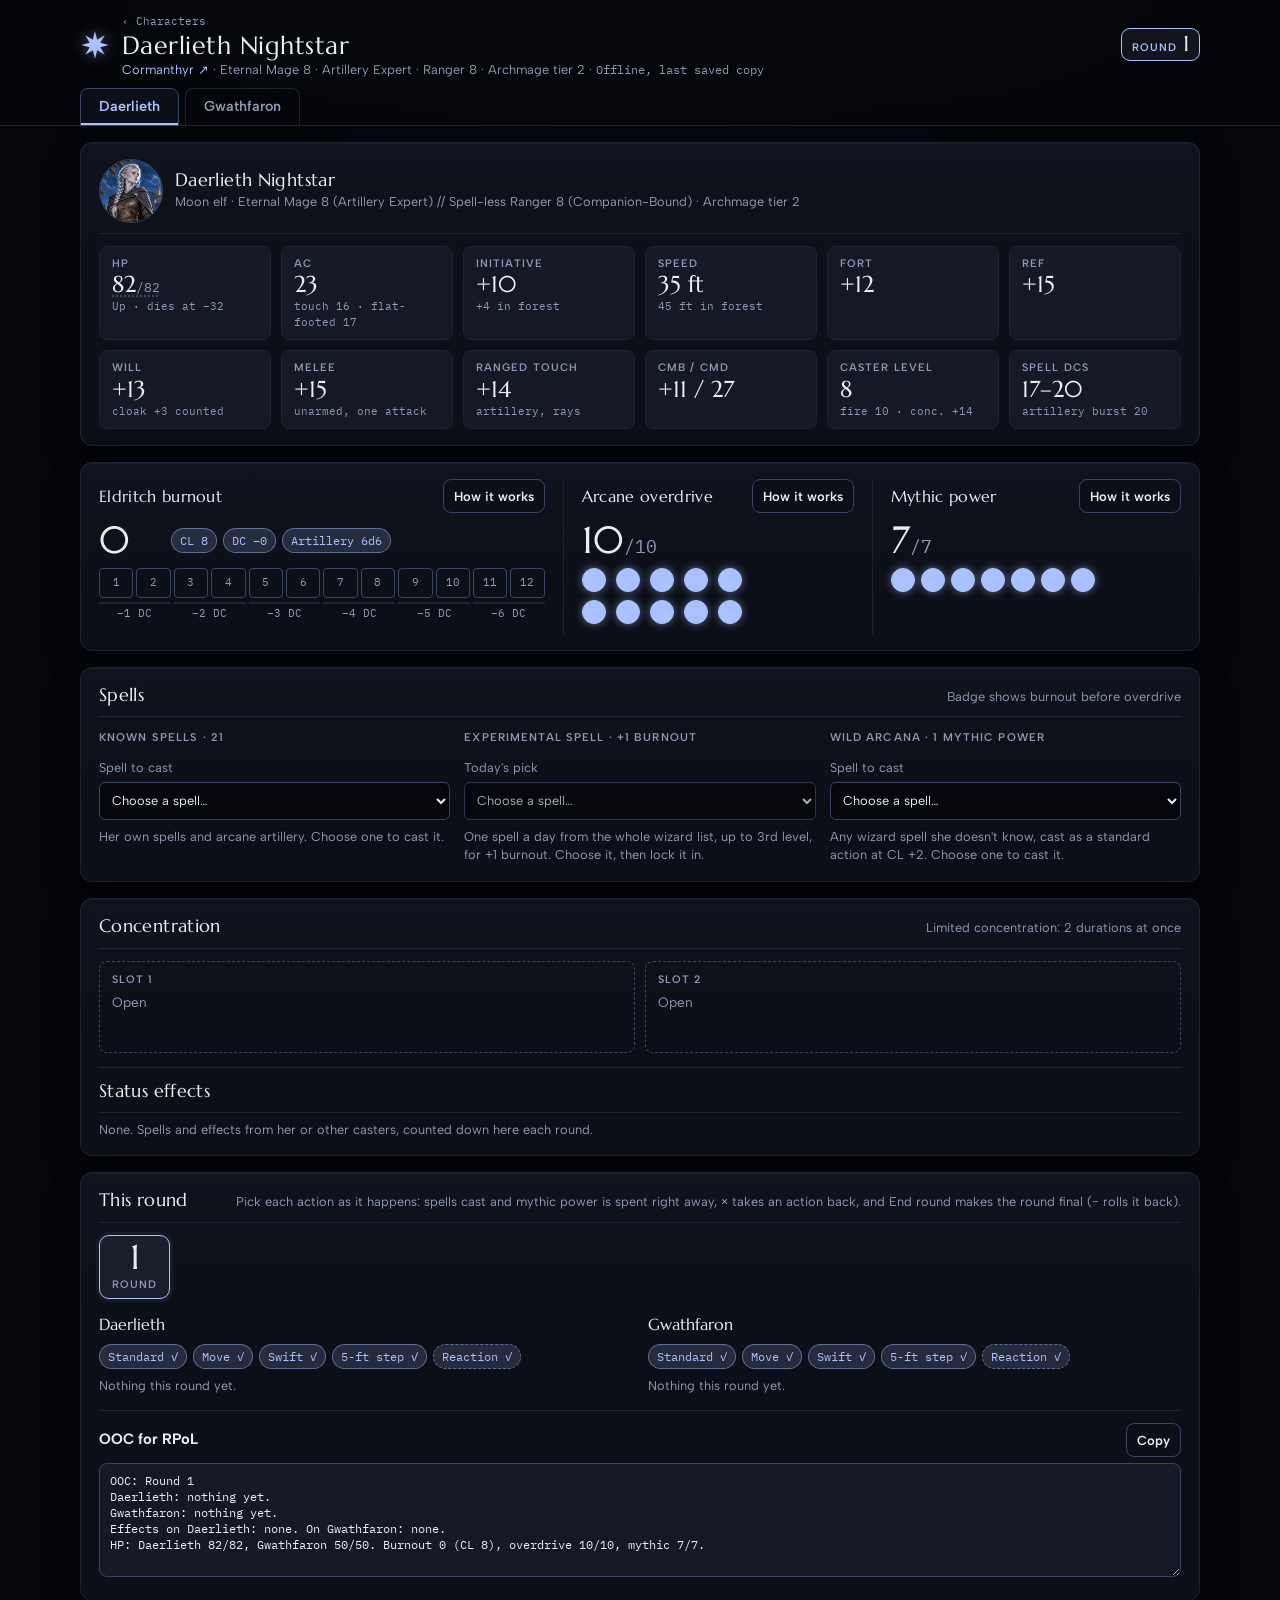
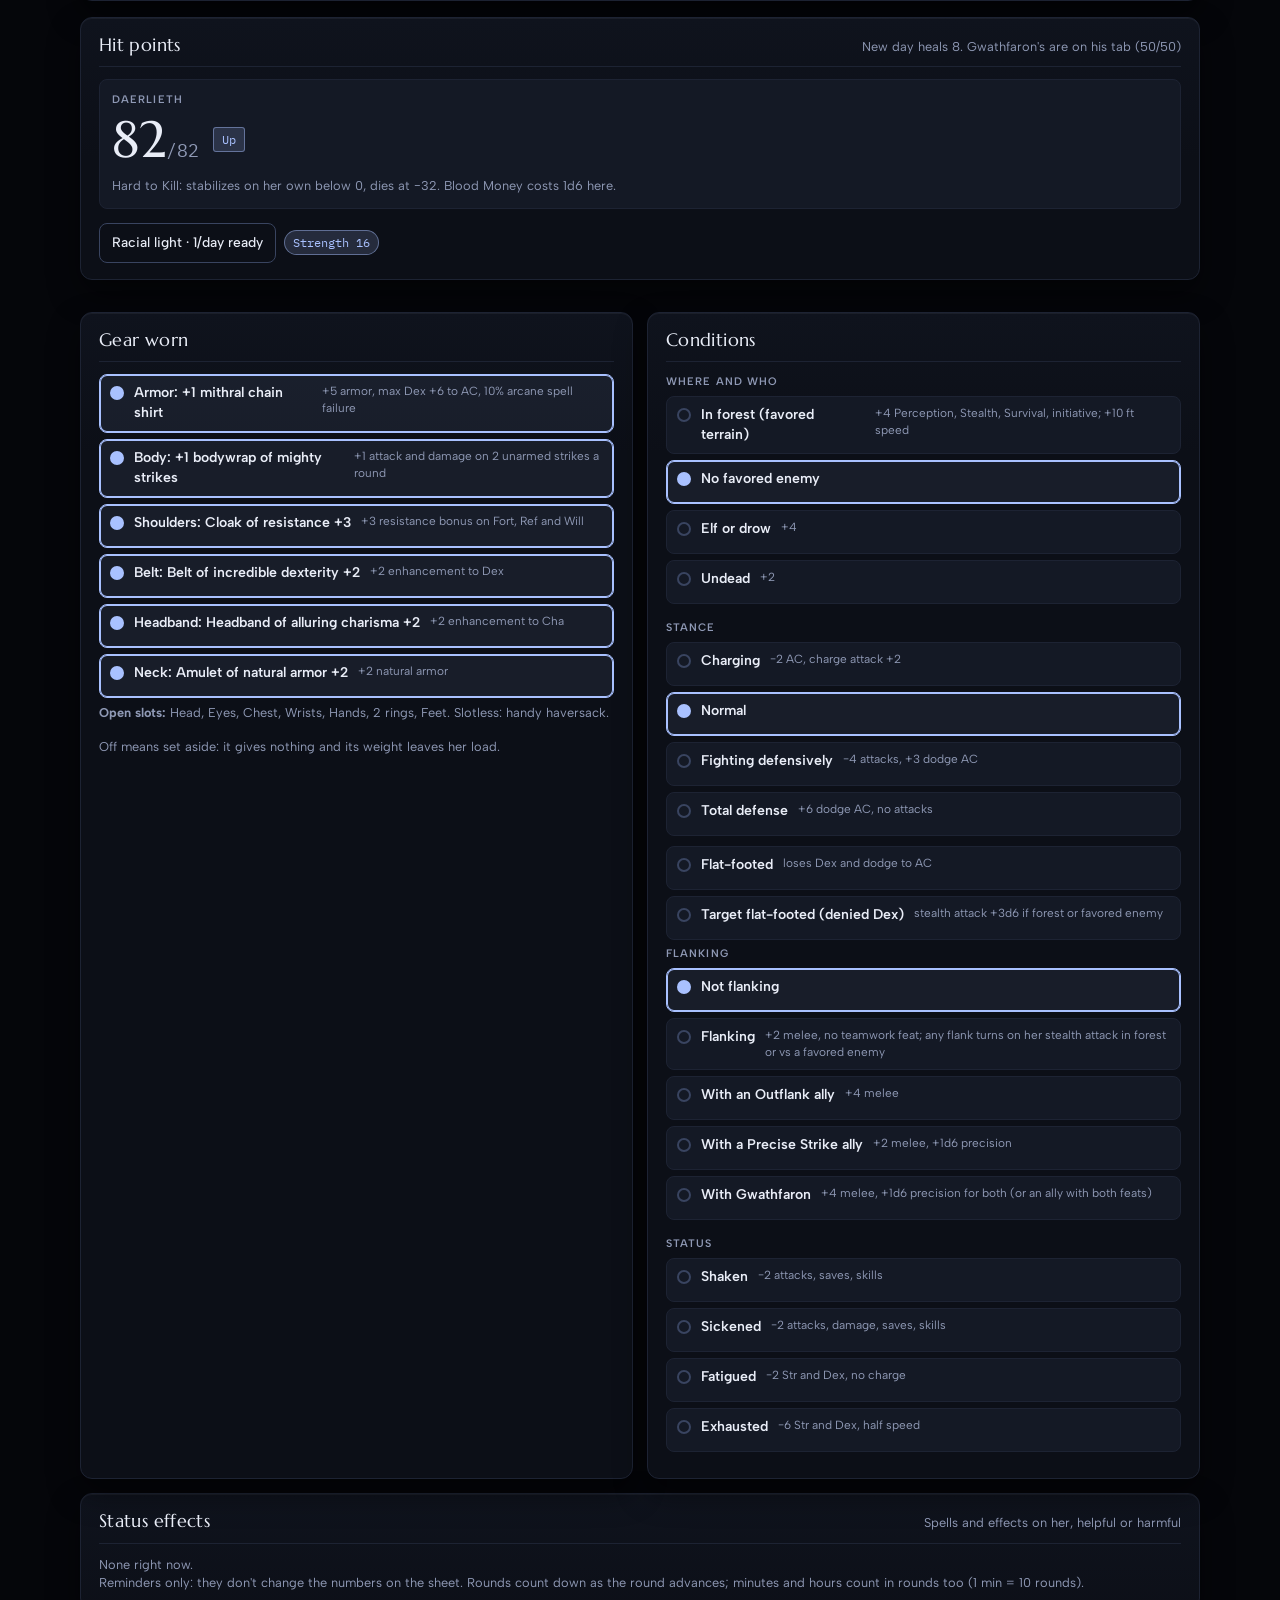
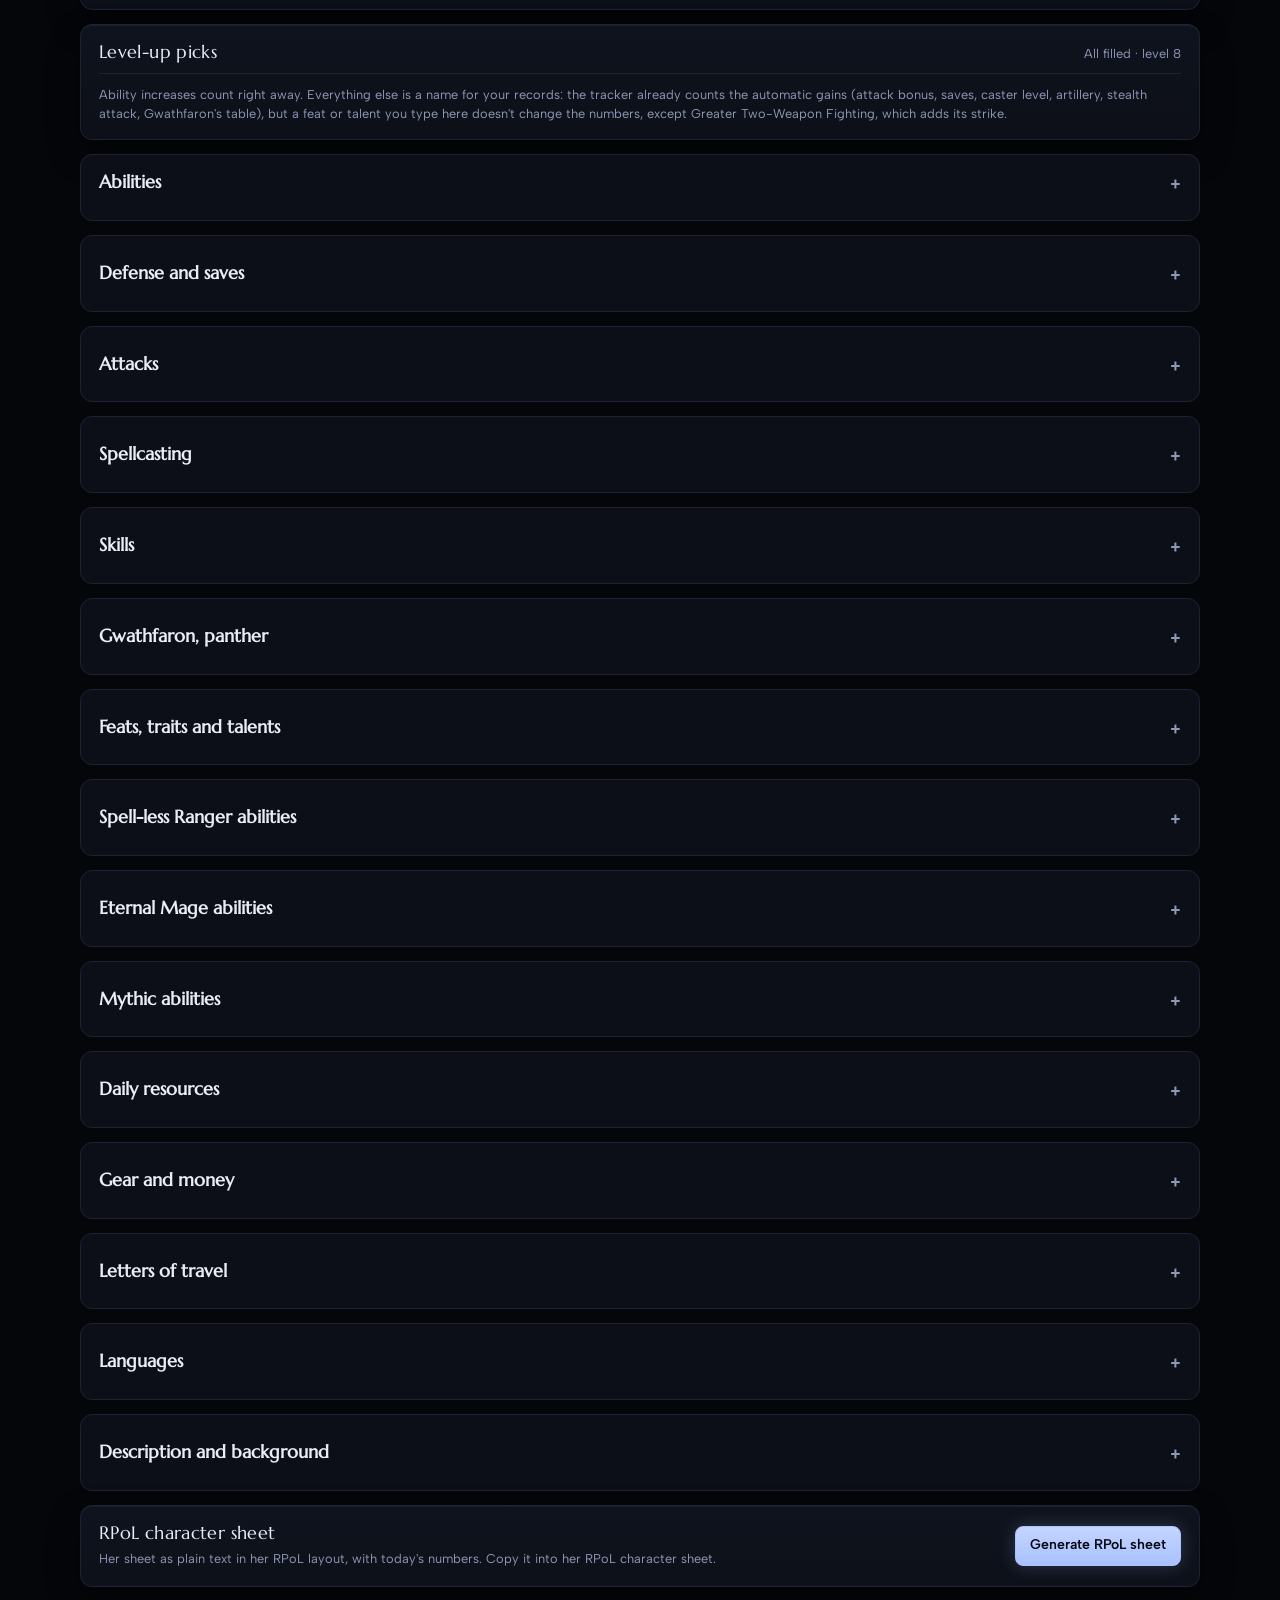
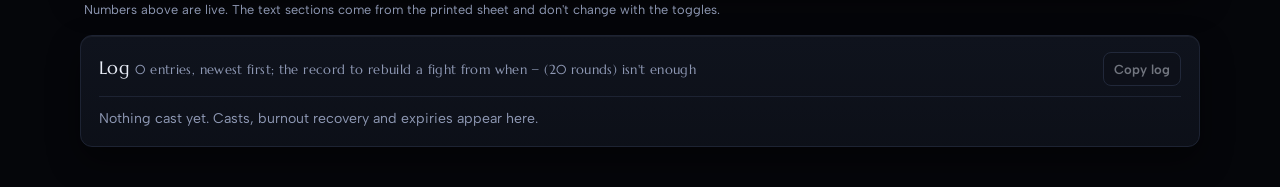
<file: daerlieth/index.html>
<!doctype html>
<html lang="en">
<head>
<meta charset="utf-8">
<meta name="viewport" content="width=device-width, initial-scale=1, viewport-fit=cover">
<meta name="theme-color" content="#05060a">
<meta name="description" content="Daerlieth Nightstar burnout ledger: live Pathfinder 1e tracker">
<meta name="apple-mobile-web-app-capable" content="yes">
<meta name="mobile-web-app-capable" content="yes">
<meta name="apple-mobile-web-app-status-bar-style" content="black-translucent">
<meta name="apple-mobile-web-app-title" content="Daerlieth">
<link rel="manifest" href="manifest.webmanifest">
<link rel="icon" href="icons/icon.svg" type="image/svg+xml">
<link rel="apple-touch-icon" href="icons/icon-180.png">
<style>html{color-scheme:dark}body{margin:0}img{max-width:100%}[hidden]{display:none!important}</style>
<title>Daerlieth Burnout Ledger</title>
<link rel="preconnect" href="https://fonts.googleapis.com">
<link rel="preconnect" href="https://fonts.gstatic.com" crossorigin>
<link rel="stylesheet" href="https://fonts.googleapis.com/css2?family=Albert+Sans:wght@400;500;600;700&family=IBM+Plex+Mono:wght@400;500;600&family=Marcellus&display=swap">
<style>
/* Layout: sticky round clock on top; three resource gauges; spell list beside a cast preview with the two concentration slots; stats, log and rulings below. Black ground, moon-silver accent, gold for mythic power, ember for burnout. One committed dark look. */
:root {
  --bg: #05060a;
  --surface: #0c0f17;
  --surface-2: #141925;
  --line: #1d2333;
  --line-strong: #394460;
  --fg: #e9edf7;
  --muted: #8f99b5;
  --moon: #a9c1ff;
  --moon-ink: #060914;
  --gold: #ebc676;
  --gold-fill: #d9a93f;
  --heat: #ff8f61;
  --heat-fill: #ec6a36;
  --good: #6fd6a4;
  --glow: rgba(120, 150, 255, 0.10);
  --hair: rgba(255, 255, 255, 0.05);
  --font-display: "Marcellus", "Palatino Linotype", Palatino, Georgia, serif;
  --font-body: "Albert Sans", system-ui, -apple-system, "Segoe UI", sans-serif;
  --font-mono: "IBM Plex Mono", ui-monospace, "SF Mono", Menlo, Consolas, monospace;
  color-scheme: dark;
}

* { box-sizing: border-box; }
body {
  background-color: var(--bg);
  background-image: radial-gradient(ellipse 80% 420px at 50% -120px, var(--glow), transparent 70%);
  background-repeat: no-repeat;
  color: var(--fg);
  -webkit-font-smoothing: antialiased;
  font-family: var(--font-body);
  font-size: 15px;
  line-height: 1.45;
  padding-inline: 16px;
  padding-block: 0 40px;
}
button, select, input { font: inherit; color: inherit; }
:focus-visible { outline: 2px solid var(--moon); outline-offset: 2px; }
.num { font-family: var(--font-mono); font-variant-numeric: tabular-nums; }
.wrap { max-width: 1120px; margin-inline: auto; }

/* top bar */
.top {
  position: sticky;
  top: env(safe-area-inset-top, 0px);
  z-index: 5;
  background: rgba(5, 6, 10, 0.88);
  -webkit-backdrop-filter: blur(14px);
  backdrop-filter: blur(14px);
  border-bottom: 1px solid var(--line);
  margin-inline: -16px;
  padding: 10px 16px;
}
.top-in {
  max-width: 1120px;
  margin-inline: auto;
  display: flex;
  flex-wrap: wrap;
  align-items: center;
  justify-content: space-between;
  gap: 10px 20px;
}
.ident { display: flex; align-items: center; gap: 12px; min-width: 0; }
.ident svg { width: 30px; height: 30px; flex: none; color: var(--moon); filter: drop-shadow(0 0 8px rgba(169, 193, 255, 0.45)); }
h1 {
  font-family: var(--font-display);
  font-weight: 400;
  font-size: 1.55rem;
  line-height: 1.1;
  letter-spacing: 0.02em;
  margin: 0;
  text-wrap: balance;
}
.sub { margin: 2px 0 0; color: var(--muted); font-size: 0.8rem; }
.clock { display: flex; align-items: center; gap: 8px; flex-wrap: wrap; }
.round {
  display: flex;
  align-items: center;
  gap: 8px;
  padding-right: 6px;
}
/* the current round, framed: big number with ROUND under it */
.rframe {
  display: flex; flex-direction: column; align-items: center; justify-content: center;
  min-width: 64px; padding: 4px 12px 5px;
  border: 1px solid var(--moon); border-radius: 10px;
  background: rgba(169, 193, 255, 0.08);
  box-shadow: 0 0 0 3px rgba(169, 193, 255, 0.06);
}
.rstep { display: flex; flex-direction: column; gap: 3px; }
.rplus { min-width: 40px; min-height: 26px; height: 26px; padding: 0 10px; font-size: 1.2rem; line-height: 1; border-radius: 7px; }
@media (max-width: 440px) {
  .clock, .round { gap: 5px; }
  .round { padding-right: 0; }
  .clock .btn { padding: 0 9px; font-size: 0.84rem; }
  .rframe { min-width: 54px; padding: 3px 8px 4px; }
  .round b { font-size: 1.9rem; }
  .rplus { min-width: 34px; padding: 0 8px; }
}
/* top bar: a small round chip that jumps to This round, where the round controls live */
.rchip { display: flex; align-items: baseline; gap: 6px; padding: 4px 10px; border: 1px solid var(--moon); border-radius: 9px; background: rgba(169, 193, 255, 0.08); cursor: pointer; }
.rchip b { font-family: var(--font-display); font-weight: 400; font-size: 1.35rem; line-height: 1; color: var(--fg); }
.rchip .lbl { color: var(--moon); }
.tclock { flex-wrap: wrap; margin: 0 0 14px; }
.tclock [data-act="nocast"] { margin-left: auto; }
.ro .tclock .btn { display: none !important; }
.rframe .lbl { color: var(--moon); font-size: 0.62rem; margin-top: 2px; }
.round .lbl, .lbl {
  font-size: 0.68rem;
  letter-spacing: 0.1em;
  text-transform: uppercase;
  color: var(--muted);
  font-weight: 600;
}
.round b { font-family: var(--font-display); font-weight: 400; font-size: 2.2rem; line-height: 1; color: var(--fg); }

.btn {
  min-height: 40px;
  padding: 0 14px;
  border: 1px solid var(--line-strong);
  background: var(--surface);
  border-radius: 8px;
  cursor: pointer;
  font-weight: 600;
  font-size: 0.88rem;
  transition: background 0.15s, border-color 0.15s, filter 0.15s;
}
.btn:hover:not(:disabled) { background: var(--surface-2); border-color: var(--moon); }
.btn:disabled { opacity: 0.45; cursor: not-allowed; }
.btn.primary { background: linear-gradient(180deg, #c3d4ff, var(--moon)); border-color: var(--moon); color: var(--moon-ink); box-shadow: 0 0 18px rgba(169, 193, 255, 0.22); }
.btn.primary:hover:not(:disabled) { background: linear-gradient(180deg, #d3e0ff, #b6caff); filter: none; }
.btn.warn { border-color: var(--heat); color: var(--heat); }
.btn.warn:hover:not(:disabled) { border-color: var(--heat); background: rgba(236, 106, 54, 0.12); }
.btn.sm { min-height: 34px; padding: 0 10px; font-size: 0.82rem; }
.btn.icon { width: 40px; padding: 0; font-family: var(--font-mono); font-size: 1.05rem; }

/* view-only mode for anyone who cannot write */
.ro .clock .btn, .ro .castbox .opts, .ro .castbox .fields, .ro .castbox [data-act="cast"], .ro .castbox .warn-text,
.ro [data-act="str"], .ro [data-act="resolve"], .ro [data-act="endspell"], .ro [data-act="clearlog"],
.ro [data-act="burn"], .ro [data-act="res"], .ro .passrow, .ro [data-act="hp"], .ro [data-act="mspend"] { display: none !important; }
.ro .toggle, .ro .spell, .ro .cell, .ro .pip { pointer-events: none; }
.ro .cols { grid-template-columns: 1fr; }
.lv {
  display: flex;
  flex-direction: column;
  align-items: center;
  justify-content: center;
  gap: 1px;
  min-width: 78px;
  min-height: 52px;
  padding: 6px 10px;
  border: 1px solid var(--line-strong);
  background: var(--surface);
  border-radius: 8px;
  cursor: pointer;
}
.lv:hover { background: var(--surface-2); }
.lv b { font-weight: 600; font-size: 0.9rem; }
.lv span { font-family: var(--font-mono); font-size: 0.72rem; color: var(--muted); }
.lv span.cost { color: var(--heat); }

main { display: flex; flex-direction: column; gap: 16px; padding-top: 16px; }
.panel {
  background: linear-gradient(180deg, #0f131d, var(--surface) 140px);
  border: 1px solid var(--line);
  border-radius: 12px;
  padding: 16px 18px;
  min-width: 0;
  box-shadow: inset 0 1px 0 var(--hair), 0 14px 32px rgba(0, 0, 0, 0.45);
}
.panel h2 {
  margin: 0;
  font-family: var(--font-display);
  font-weight: 400;
  font-size: 1.15rem;
  line-height: 1.2;
  letter-spacing: 0.02em;
}
.ph { display: flex; align-items: baseline; justify-content: space-between; gap: 12px; margin: 0 0 12px; padding-bottom: 10px; border-bottom: 1px solid var(--line); flex-wrap: wrap; }
.hint { color: var(--muted); font-size: 0.8rem; margin: 0; }

/* resources */
.gauges { display: grid; gap: 0; grid-template-columns: 1fr; }
.gsec { min-width: 0; padding: 14px 0; }
.gsec:first-child { padding-top: 0; }
.gsec:last-child { padding-bottom: 0; }
.gsec + .gsec { border-top: 1px solid var(--line); }
.gsec .gh { display: flex; align-items: center; justify-content: space-between; gap: 8px; margin-bottom: 8px; }
.gsec h2 { font-size: 1rem; }
.gsec .big { margin-bottom: 8px; gap: 10px; }
.gsec .bignum { font-size: 2.4rem; }
.gsec .ctl { margin-top: 10px; }
.helpbtn { min-height: 28px; padding: 0 10px; font-size: 0.78rem; }
@media (max-width: 859px) {
  .gauges { grid-template-columns: minmax(0, 1fr) minmax(0, 1fr); }
  #pBurn { grid-column: 1 / -1; }
  #pMyth { border-left: 1px solid var(--line); padding-left: 14px; }
  #pOver { padding-right: 14px; }
  #pOver, #pMyth { padding-bottom: 0; }
  .gsec .gh { flex-wrap: wrap; gap: 2px 8px; }
  #pOver .pips:has(.pip.od) { grid-template-columns: repeat(5, 20px); gap: 7px; }
  #pOver .pip, #pMyth .pip { width: 20px; height: 20px; }
  #pMyth .pips { gap: 6px; }
}
@media (min-width: 860px) {
  .gauges { grid-template-columns: 1.5fr 1fr 1fr; }
  .gsec { padding: 0 18px; }
  .gsec:first-child { padding-left: 0; }
  .gsec:last-child { padding-right: 0; }
  .gsec + .gsec { border-top: 0; border-left: 1px solid var(--line); }
}
.helpform { max-width: 560px !important; }
#pTurn .ph h2 .hint { font-family: var(--font-body); font-size: 0.8rem; margin-left: 6px; }
.tcols { display: grid; gap: 16px; grid-template-columns: repeat(auto-fit, minmax(280px, 1fr)); }
.tcol h3 { margin: 0 0 8px; font-family: var(--font-display); font-weight: 400; font-size: 1.02rem; }
.tbudget { display: flex; flex-wrap: wrap; gap: 6px; margin-bottom: 8px; }
.tbudget .chip.used { opacity: 0.45; text-decoration: line-through; }
.tlist { list-style: none; margin: 0 0 8px; padding: 0; display: flex; flex-direction: column; gap: 4px; }
.tlist li { display: flex; align-items: baseline; gap: 8px; padding: 6px 8px; border: 1px solid var(--line); border-radius: 8px; background: var(--surface-2); }
.tact { font-family: var(--font-mono); font-size: 0.7rem; color: var(--moon); min-width: 6.5em; text-transform: uppercase; letter-spacing: 0.04em; }
.tact.a-full, .tact.a-std { color: var(--heat); }
.tbudget .chip.react { border-style: dashed; }
.tname { flex: 1; font-size: 0.88rem; }
.tlist .tx { min-height: 26px; padding: 0 8px; }
.tadd { display: flex; flex-direction: column; gap: 6px; }
.tleft { margin: 0; }
.linkbtn { background: none; border: 0; padding: 0; color: var(--moon); text-decoration: underline; cursor: pointer; font: inherit; }
.tadd select, .tadd input { width: 100%; background: var(--surface-2); border: 1px solid var(--line-strong); border-radius: 8px; padding: 8px 10px; color: var(--fg); }
.tinfo { margin: 0; }
.tooc { margin-top: 14px; padding-top: 12px; border-top: 1px solid var(--line); }
.tooch { display: flex; align-items: center; justify-content: space-between; margin-bottom: 6px; }
.tooc textarea { width: 100%; background: var(--surface-2); color: var(--fg); border: 1px solid var(--line-strong); border-radius: 8px; padding: 8px 10px; font-family: var(--font-mono); font-size: 0.78rem; resize: vertical; }
.tprev { margin-top: 10px; }
.ro .tadd, .ro .tlist .tx { display: none !important; }
.helpform.wide { max-width: 980px !important; }
.rpoltext { width: 100%; min-height: 55vh; background: var(--surface-2); color: var(--fg); border: 1px solid var(--line-strong); border-radius: 8px; padding: 10px; font-family: var(--font-mono); font-size: 0.72rem; line-height: 1.35; white-space: pre; overflow: auto; resize: vertical; }
.rpolrow { justify-content: flex-start !important; margin-top: 8px; }
.rpolrow a.btn { text-decoration: none; display: inline-flex; align-items: center; }
.duo { display: grid; gap: 14px; grid-template-columns: repeat(auto-fit, minmax(240px, 1fr)); align-items: stretch; }
.group.pickbox { min-width: 0; margin-bottom: 0; display: flex; flex-direction: column; gap: 8px; }
.pickbox .field select { width: 100%; }
.spells.one { grid-template-columns: 1fr; }
/* equal-height columns: each cast block fills its column and the Cast button sits at the bottom, so all three line up */
.castbox { border: 1px solid var(--line); border-radius: 10px; padding: 12px; background: var(--surface-2); min-width: 0; flex: 1; display: flex; flex-direction: column; }
.castbox > [data-act="cast"] { margin-top: auto; }
.castbox .ph { margin-bottom: 8px; }
.castbox .cast-name { font-size: 1.05rem; }
.castbox .btn.primary { width: 100%; }
.expbox > [data-act="explock"] { margin-top: auto; }
.locknote { margin: 8px 0 0; padding: 10px 12px; border: 1px solid var(--moon); border-radius: 8px; background: rgba(169, 193, 255, 0.1); font-size: 0.86rem; }
.locknote b { color: var(--moon); }
.ro .expbox [data-act="explock"], .ro .expbox .hint { display: none; }
.brief { border: 1px solid var(--line); border-radius: 8px; padding: 10px 12px; background: var(--surface-2); }
.brief .rows { margin: 0 0 8px; font-size: 0.8rem; gap: 2px 10px; }
.brief .rows dt { font-size: 0.74rem; }
.brieftext { margin: 0 0 8px; font-size: 0.84rem; line-height: 1.45; display: -webkit-box; -webkit-line-clamp: 4; -webkit-box-orient: vertical; overflow: hidden; }
.passrow { display: flex; flex-wrap: wrap; align-items: center; gap: 8px; margin-top: 14px; padding-top: 12px; border-top: 1px solid var(--line); }
.passrow .hint { flex-basis: 100%; }
.sinfo { flex: none; }
.sinfo.mini { min-height: 22px; width: 22px; padding: 0; margin-right: 6px; border-radius: 50%; font-family: var(--font-mono); font-size: 0.72rem; vertical-align: 1px; }
.scard-rows { margin-top: 0; }
.scard-text { font-size: 0.88rem; line-height: 1.5; }
.scard-text p { margin: 0 0 8px; }
.scard-text h3 { font-family: var(--font-display); font-weight: 400; font-size: 1rem; margin: 10px 0 6px; color: var(--moon); }
.helpform a { color: var(--moon); }
.helpform .featextra { font-family: var(--font-mono); font-size: 0.8rem; color: var(--muted); margin: 8px 0; }
.helpform .featextra b { color: var(--moon); font-family: var(--font-body); }
.helpform .feattext { font-size: 0.92rem; line-height: 1.5; margin: 8px 0; }
.helpform ul.letter { margin: 0; padding-left: 18px; font-size: 0.9rem; line-height: 1.5; }
.helpform ul.letter li { margin-bottom: 6px; }
.helpform .explain { margin-top: 0; padding-top: 0; border-top: 0; }
.big { display: flex; align-items: center; gap: 14px; margin-bottom: 10px; flex-wrap: wrap; }
.bignum { font-family: var(--font-display); font-size: 3.2rem; line-height: 1; min-width: 2ch; }
.bignum small { font-size: 1.1rem; color: var(--muted); font-family: var(--font-mono); }
.effects { display: flex; flex-wrap: wrap; gap: 6px; }
.chip {
  font-family: var(--font-mono);
  font-size: 0.74rem;
  padding: 3px 8px;
  border: 1px solid rgba(169, 193, 255, 0.45);
  border-radius: 999px;
  background: rgba(169, 193, 255, 0.16);
  color: var(--moon);
  white-space: nowrap;
}
.chip.hot { border-color: var(--heat); color: var(--heat); background: rgba(236, 106, 54, 0.14); }
.chip.on { border-color: var(--moon); color: var(--moon-ink); background: var(--moon); }
.track { display: grid; grid-template-columns: repeat(12, 1fr); gap: 3px; }
.cell {
  height: 30px;
  border: 1px solid var(--line-strong);
  border-radius: 4px;
  background: transparent;
  cursor: pointer;
  padding: 0;
  font-family: var(--font-mono);
  font-size: 0.68rem;
  color: var(--muted);
}
.cell.on { background: var(--heat-fill); border-color: var(--heat-fill); color: #1a0a03; font-weight: 600; box-shadow: 0 0 10px rgba(236, 106, 54, 0.4); }
.tiers { display: grid; grid-template-columns: repeat(6, 1fr); gap: 3px; margin-top: 4px; }
.tiers span {
  font-family: var(--font-mono);
  font-size: 0.66rem;
  text-align: center;
  color: var(--muted);
  border-top: 2px solid var(--line);
  padding-top: 2px;
}
.tiers span.on { color: var(--heat); border-top-color: var(--heat-fill); }
.over { font-family: var(--font-mono); font-size: 0.78rem; color: var(--heat); margin-top: 6px; }
.ctl { display: flex; gap: 6px; margin-top: 12px; flex-wrap: wrap; }
.explain { margin-top: 14px; padding-top: 12px; border-top: 1px solid var(--line); font-size: 0.86rem; display: flex; flex-direction: column; gap: 8px; }
.explain p { margin: 0; max-width: 62ch; }
.explain b { font-weight: 600; }
.costs { display: flex; flex-wrap: wrap; gap: 6px; }
.pips { display: flex; flex-wrap: wrap; gap: 6px; }
.pips:has(.pip.od) { display: grid; grid-template-columns: repeat(5, 24px); gap: 8px 10px; }
.pip {
  width: 24px;
  height: 24px;
  border-radius: 50%;
  border: 1.5px solid var(--line-strong);
  background: transparent;
  cursor: pointer;
  padding: 0;
}
.pip.od.on { background: var(--moon); border-color: var(--moon); box-shadow: 0 0 8px rgba(169, 193, 255, 0.5); }
.pip.my.on { background: var(--moon); border-color: var(--moon); box-shadow: 0 0 8px rgba(169, 193, 255, 0.5); }

/* spells + cast */
.cols { display: grid; gap: 16px; grid-template-columns: 1fr; align-items: start; }
@media (min-width: 860px) { .cols { grid-template-columns: minmax(0, 1.05fr) minmax(0, 1fr); } }
.stack { display: flex; flex-direction: column; gap: 16px; min-width: 0; }
.group { margin-bottom: 14px; }
.group:last-child { margin-bottom: 0; }
.group h3 {
  margin: 0 0 6px;
  font-size: 0.7rem;
  letter-spacing: 0.1em;
  text-transform: uppercase;
  color: var(--muted);
  font-weight: 600;
}
.spells { display: grid; gap: 6px; grid-template-columns: repeat(auto-fill, minmax(150px, 1fr)); }
.spell {
  display: flex;
  align-items: center;
  justify-content: space-between;
  gap: 8px;
  min-height: 42px;
  padding: 6px 10px;
  text-align: left;
  border: 1px solid var(--line);
  background: var(--surface);
  border-radius: 8px;
  cursor: pointer;
  min-width: 0;
}
.spell:hover { background: var(--surface-2); }
.spell[aria-pressed="true"] { border-color: var(--moon); background: rgba(169, 193, 255, 0.08); box-shadow: inset 0 0 0 1px var(--moon); }
.spell .nm { min-width: 0; overflow-wrap: anywhere; font-weight: 500; font-size: 0.9rem; }
.spell .bg { flex: none; font-family: var(--font-mono); font-size: 0.72rem; color: var(--muted); }
.spell .bg.cost { color: var(--heat); }
.spell .live { display: inline-block; width: 7px; height: 7px; border-radius: 50%; background: var(--good); margin-right: 6px; }

.opts { display: flex; flex-direction: column; gap: 8px; margin: 0 0 12px; }
.opt { display: flex; align-items: flex-start; gap: 10px; font-size: 0.88rem; }
.opt input[type="checkbox"] { width: 20px; height: 20px; margin: 1px 0 0; accent-color: var(--moon); flex: none; }
.opt small { display: block; color: var(--muted); font-size: 0.78rem; }
.opt.dis { opacity: 0.5; }
.field { display: flex; flex-direction: column; gap: 4px; font-size: 0.8rem; color: var(--muted); }
.field select, .field input[type="text"] {
  min-height: 38px;
  padding: 0 8px;
  background: var(--bg);
  border: 1px solid var(--line-strong);
  border-radius: 6px;
  color: var(--fg);
}
.fields { display: flex; flex-wrap: wrap; gap: 10px; margin-bottom: 12px; }
.fields .field { flex: 1 1 140px; min-width: 0; }

.cast-name { font-family: var(--font-display); font-size: 1.5rem; line-height: 1.15; margin: 0; }
.cast-lvl { font-family: var(--font-mono); font-size: 0.78rem; color: var(--muted); }
.rows { margin: 10px 0 12px; display: grid; grid-template-columns: max-content minmax(0, 1fr); gap: 4px 14px; font-size: 0.9rem; }
.rows dt { color: var(--muted); font-size: 0.8rem; padding-top: 1px; }
.rows dd { margin: 0; overflow-wrap: anywhere; }
.rows dd.gain { color: var(--heat); font-weight: 600; }
.rows dd.zero { color: var(--good); font-weight: 600; }
.spend { display: flex; flex-wrap: wrap; gap: 6px; margin-bottom: 12px; }
.warn-text { color: var(--heat); font-size: 0.82rem; margin: 0 0 10px; }

/* slots */
.slots { display: grid; gap: 10px; grid-template-columns: 1fr; }
@media (min-width: 520px) { .slots { grid-template-columns: 1fr 1fr; } }
.slot { border: 1px dashed var(--line-strong); border-radius: 8px; padding: 10px 12px; min-width: 0; min-height: 92px; display: flex; flex-direction: column; gap: 6px; }
.slot.full { border-style: solid; border-color: var(--line); background: var(--surface-2); }
.slot .nm { font-weight: 600; overflow-wrap: anywhere; }
.slot .left { font-family: var(--font-mono); font-size: 0.8rem; color: var(--muted); }
.bar { height: 6px; background: var(--line); border-radius: 3px; overflow: hidden; }
.bar i { display: block; height: 100%; background: linear-gradient(90deg, #7f9fe8, var(--moon)); }
.slot .empty { color: var(--muted); font-size: 0.85rem; }
.pending { margin-top: 12px; display: flex; flex-direction: column; gap: 8px; }
.pend { display: flex; align-items: center; justify-content: space-between; gap: 10px; border: 1px solid var(--line); border-radius: 8px; padding: 8px 12px; flex-wrap: wrap; }
.pend.due { border-color: var(--heat); }
.pend .t { min-width: 0; overflow-wrap: anywhere; font-size: 0.88rem; }
.pend .t b { display: block; }
.pend.due .t b { color: var(--heat); }

/* stats */
.stats { display: grid; gap: 10px; grid-template-columns: repeat(auto-fit, minmax(130px, 1fr)); margin-bottom: 14px; }
.stat { border: 1px solid var(--line); background: var(--surface-2); border-radius: 8px; padding: 10px 12px; min-width: 0; }
.stat .v { font-family: var(--font-display); font-size: 1.45rem; line-height: 1.15; }
.stat .s { font-family: var(--font-mono); font-size: 0.72rem; color: var(--muted); }
.conds { display: flex; flex-wrap: wrap; gap: 8px; }
.hpgrid { display: grid; gap: 14px; grid-template-columns: repeat(auto-fit, minmax(220px, 1fr)); }
.hpb { border: 1px solid var(--line); background: var(--surface-2); border-radius: 8px; padding: 12px; min-width: 0; }
.hpb .lbl { margin-bottom: 6px; }
.toggle {
  min-height: 40px;
  padding: 0 12px;
  border: 1px solid var(--line-strong);
  background: var(--surface);
  border-radius: 8px;
  cursor: pointer;
  font-size: 0.86rem;
  font-weight: 500;
  text-align: left;
}
.toggle:disabled { opacity: 0.45; cursor: not-allowed; }
.toggle[aria-pressed="true"] { border-color: var(--moon); background: rgba(169, 193, 255, 0.08); box-shadow: inset 0 0 0 1px var(--moon); color: var(--moon); }

/* log */
.lower { display: grid; gap: 16px; grid-template-columns: 1fr; align-items: start; }
.log { list-style: none; margin: 0; padding: 0; max-height: 420px; overflow-y: auto; display: flex; flex-direction: column; gap: 4px; }
.log li { display: flex; gap: 10px; font-size: 0.85rem; padding: 4px 0; border-bottom: 1px solid var(--line); }
.log li:last-child { border-bottom: 0; }
.log .r { font-family: var(--font-mono); color: var(--muted); flex: none; min-width: 3.2ch; }
.log .tx { min-width: 0; overflow-wrap: anywhere; }
.log-empty { color: var(--muted); font-size: 0.88rem; margin: 0; }
details { border-top: 1px solid var(--line); padding: 10px 0; }
details:first-of-type { border-top: 0; padding-top: 0; }
summary { cursor: pointer; font-weight: 600; font-size: 0.92rem; }
details ul { margin: 8px 0 0; padding-left: 1.1em; font-size: 0.86rem; color: var(--fg); display: flex; flex-direction: column; gap: 4px; }
.status { font-family: var(--font-mono); font-size: 0.72rem; color: var(--muted); }

/* account: sign-in link, sign-in sheet */
.home { display: inline-block; color: var(--muted); font-family: var(--font-mono); font-size: 0.7rem; text-decoration: none; margin-bottom: 2px; }
.home:hover { color: var(--moon); }
.sub .game { color: var(--moon); text-decoration: none; }
.sub .game:hover { text-decoration: underline; }
.acct { background: none; border: 0; padding: 0; margin-left: 6px; color: var(--moon); font-family: var(--font-mono); font-size: 0.72rem; text-decoration: underline; text-underline-offset: 2px; cursor: pointer; }
.sheet { position: fixed; inset: 0; z-index: 20; display: grid; place-items: center; padding: 16px; background: rgba(0, 0, 0, 0.7); }
.sheet form { width: 100%; max-width: 360px; display: flex; flex-direction: column; gap: 12px; background: var(--surface); border: 1px solid var(--line-strong); border-radius: 14px; padding: 20px; }
.sheet h2 { font-family: var(--font-display); font-weight: 400; font-size: 1.25rem; margin: 0; }
.sheet label { display: flex; flex-direction: column; gap: 4px; font-size: 0.85rem; color: var(--muted); }
.sheet input { background: var(--surface-2); border: 1px solid var(--line-strong); border-radius: 8px; padding: 9px 10px; color: var(--fg); }
.sheet .row { display: flex; gap: 10px; justify-content: flex-end; }
.sheet .err { color: var(--heat); font-size: 0.85rem; margin: 0; min-height: 1.2em; }

@media (prefers-reduced-motion: no-preference) {
  .bar i { transition: width 0.25s ease; }
  .cell, .pip, .spell, .toggle { transition: background 0.15s, border-color 0.15s, box-shadow 0.15s; }
}
</style>

<link rel="stylesheet" href="sheet.css">
</head>
<body>
<div class="top">
  <div class="top-in">
    <div class="ident">
      <svg viewBox="0 0 24 24" aria-hidden="true"><path fill="currentColor" d="M12 1 L13.76 7.75 L19.78 4.22 L16.25 10.24 L23 12 L16.25 13.76 L19.78 19.78 L13.76 16.25 L12 23 L10.24 16.25 L4.22 19.78 L7.75 13.76 L1 12 L7.75 10.24 L4.22 4.22 L10.24 7.75 Z"/></svg>
      <div>
        <a class="home" href="../" title="All of Balthazar's characters">‹ Characters</a>
        <h1>Daerlieth Nightstar</h1>
        <p class="sub"><a class="game" href="https://rpol.net/game.php?gi=80510&amp;date=1792113654" target="_blank" rel="noopener" title="Daerlieth's game on RPoL">Cormanthyr ↗</a> · <span id="subLvl">Eternal Mage 8 · Artillery Expert · Archmage tier 2</span> · <span id="status" class="status" aria-live="polite">Loading</span><button type="button" id="acctBtn" class="acct" hidden></button><button type="button" id="pwBtn" class="acct" hidden>Change password</button></p>
      </div>
    </div>
    <div class="clock">
      <button type="button" class="rchip" data-goturn="1" title="Go to This round, where the round is ended, undone or reset" aria-label="Round, go to This round"><span class="lbl">Round</span><b id="round" class="num">1</b></button>
      <button class="btn" id="dayBtn" data-act="newday" title="Start a new day after 8 hours of sleep. Refills overdrive and mythic power and clears burnout and active spells, turns off favored enemy and terrain, and heals 1 Strength damage.">New day</button>
    </div>
  </div>
  <nav class="tabs" role="tablist" aria-label="View">
    <button type="button" class="tab" role="tab" id="tabSheet" data-tab="sheet" aria-selected="true">Daerlieth</button>
    <button type="button" class="tab" role="tab" id="tabPet" data-tab="pet" aria-selected="false">Gwathfaron</button>
  </nav>
</div>

<div class="wrap">
<main>
  <section id="sheetHead" aria-label="At a glance"></section>

  <section class="panel gauges" aria-label="Resources">
    <div class="gsec" id="pBurn"></div>
    <div class="gsec" id="pOver"></div>
    <div class="gsec" id="pMyth"></div>
  </section>

  <section class="panel" id="pSpells"></section>

  <section class="panel" id="pSlots"></section>

  <section class="panel" id="pTurn"></section>

  <section class="panel" id="pBody"></section>
</main>
<section id="sheetView" aria-label="Character sheet"></section>
<section class="lower" id="trkLower">
  <div class="panel" id="pLog"></div>
</section>
</div>

<div class="sheet" id="signin" hidden>
  <form id="signinForm" autocomplete="on">
    <h2>Sign in to edit</h2>
    <label id="siEmailRow">Email<input id="siEmail" type="email" autocomplete="username" required></label>
    <p class="sub" id="siAs" hidden>Signing in as <span id="siAsEmail"></span> · <button type="button" class="acct" id="siOther">use another email</button></p>
    <label>Password<input id="siPass" type="password" autocomplete="current-password" required></label>
    <p class="err" id="siErr" aria-live="polite"></p>
    <div class="row"><button type="button" class="acct" id="siForgot" style="margin-right:auto">Forgot password?</button><button type="button" class="btn" id="siCancel">Cancel</button><button type="submit" class="btn primary" id="siGo">Sign in</button></div>
  </form>
</div>

<div class="sheet" id="rsSheet" hidden>
  <form id="rsForm" autocomplete="on">
    <h2>Set a new password</h2>
    <input type="text" id="rsUser" autocomplete="username" hidden>
    <p class="sub" id="rsFor"></p>
    <label>New password<input id="rsNew" type="password" autocomplete="new-password" minlength="6" required></label>
    <label>New password again<input id="rsNew2" type="password" autocomplete="new-password" minlength="6" required></label>
    <p class="err" id="rsErr" aria-live="polite"></p>
    <div class="row"><button type="button" class="btn" id="rsCancel">Cancel</button><button type="submit" class="btn primary" id="rsGo">Save password</button></div>
  </form>
</div>

<div class="sheet" id="lvlSheet" hidden>
  <form id="lvlForm" class="lvform">
    <h2 id="lvlTitle">Level up</h2>
    <div id="lvlBody"></div>
    <div class="lvroll">
      <label class="field">Hit points rolled on RPoL (d10)<input id="lvlRoll" type="text" inputmode="numeric" maxlength="2" placeholder="1–10"></label>
    </div>
    <p class="err" id="lvlErr" aria-live="polite"></p>
    <div class="row"><button type="button" class="btn" id="lvlCancel">Cancel</button><button type="submit" class="btn primary" id="lvlGo">Level up</button></div>
  </form>
</div>

<datalist id="codexList"></datalist><div id="wizLists" hidden></div>
<div class="sheet" id="helpSheet" hidden>
  <form class="helpform" id="helpForm">
    <h2 id="helpTitle">How burnout works</h2>
    <div id="helpBody"></div>
    <div class="row"><button type="submit" class="btn primary">Close</button></div>
  </form>
</div>

<div class="sheet" id="pwSheet" hidden>
  <form id="pwForm" autocomplete="on">
    <h2>Change password</h2>
    <input type="text" id="pwUser" autocomplete="username" hidden>
    <label>Current password<input id="pwOld" type="password" autocomplete="current-password" required></label>
    <label>New password<input id="pwNew" type="password" autocomplete="new-password" minlength="6" required></label>
    <label>New password again<input id="pwNew2" type="password" autocomplete="new-password" minlength="6" required></label>
    <p class="err" id="pwErr" aria-live="polite"></p>
    <div class="row"><button type="button" class="btn" id="pwCancel">Cancel</button><button type="submit" class="btn primary" id="pwGo">Change</button></div>
  </form>
</div>

<script src="config.js"></script>
<script src="levels.js"></script>
<script src="rules-info.js"></script>
<script src="sheet.js"></script>
<script src="sheet-prose.js"></script>
<script src="rpol.js"></script>
<script src="actions.js"></script>
<script src="vendor/firebase-app-compat.js"></script>
<script src="vendor/firebase-auth-compat.js"></script>
<script src="vendor/firebase-firestore-compat.js"></script>
<script>
(function () {
  /* hit points: 82 max; Hard to Kill means she dies only at -32 (twice Con 16). Gwathfaron the panther: 45 max, Con 15, dies at -15. */
  /* level-dependent limits come from the sheet engine (levels.js): her level is state.level, default 8 */
  var HP_DEAD = 32, KEY = "ilmadria-burnout-ledger-v1";
  function LP() { return Levels.prog(state.level); }
  function hpMax() { return dv().hpMax; }
  function petMax() { return dv().pet.hpMax; }
  function petDead() { return dv().pet.dead; }

  var DEFAULT = {
    v: 1, round: 1, burnout: 0, gained: false,
    overdrive: 10, mythic: 7, eq: {}, cond: {}, fx: { her: [], pet: [] }, lightUsed: false, hp: 82, petHp: 50, level: 8, picks: {}, hpRolls: {},
    vials: 2, strDmg: 0, blood: null, exp: "", expLocked: false, turn: { her: [], pet: [] }, prevOoc: "", undo: [], active: [], pending: [], log: []
  };

  var EXP = [
    { id: "haste", name: "Haste", lvl: 3, per: 1, note: "+1 attack and AC, +30 ft speed, one extra attack on a full attack." },
    { id: "fly", name: "Fly", lvl: 3, per: 10, note: "Speed 60 ft in the air, good maneuverability." },
    { id: "cats-grace", name: "Cat's grace", lvl: 2, per: 10, note: "+4 Dex." },
    { id: "mirror-image", name: "Mirror image", lvl: 2, per: 10, note: "1d4 + 1 per 3 levels images, max 8." },
    { id: "protection-from-energy", name: "Protection from energy", lvl: 3, per: 100, note: "Absorbs 12 per level (max 120) of one energy type." },
    { id: "protection-from-evil", name: "Protection from evil", lvl: 1, per: 10, note: "+2 AC and saves against evil, blocks mental control." }
  ];

  var SPELLS = [
    { id: "acid-splash", name: "Acid splash", lvl: 0, note: "Ranged touch, 1d3 acid." },
    { id: "ray-of-frost", name: "Ray of frost", lvl: 0, note: "Ranged touch, 1d3 cold." },
    { id: "spark", name: "Spark", lvl: 0, fire: true, note: "Ignites one unattended flammable object." },
    { id: "mage-hand", name: "Mage hand", lvl: 0, per: -1, note: "5 lb telekinesis. Lasts while she concentrates." },
    { id: "message", name: "Message", lvl: 0, per: 100, note: "Whispered message, 100 ft + 10 ft per level." },
    { id: "mending", name: "Mending", lvl: 0, note: "Repairs minor damage to an object." },
    { id: "open-close", name: "Open/close", lvl: 0, note: "Opens or closes a small unlocked item." },
    { id: "prestidigitation", name: "Prestidigitation", lvl: 0, per: 600, note: "Minor tricks, 1 hour per level." },
    { id: "shield", name: "Shield", lvl: 1, per: 10, note: "+4 shield bonus to AC (AC 27). Blocks magic missile." },
    { id: "expeditious-retreat", name: "Expeditious retreat", lvl: 1, per: 10, note: "+30 ft base speed (35 ft becomes 65 ft)." },
    { id: "long-arm", name: "Long arm", lvl: 1, per: 10, note: "+5 ft reach with her arms: unarmed strikes reach 10 ft, and she threatens 10 ft for attacks of opportunity." },
    { id: "blood-money", name: "Blood Money", lvl: 1, calc: "bm" },
    { id: "magic-missile", name: "Magic missile", lvl: 1, calc: "mm" },
    { id: "darkvision", name: "Darkvision", lvl: 2, per: 600, note: "Darkvision 60 ft." },
    { id: "resist-energy", name: "Resist energy", lvl: 2, per: 100, calc: "re" },
    { id: "scorching-ray", name: "Scorching ray", lvl: 2, fire: true, calc: "sr" },
    { id: "dispel-magic", name: "Dispel magic", lvl: 3, calc: "dm" },
    { id: "fireball", name: "Fireball", lvl: 3, fire: true, save: "Reflex", calc: "fb", myth: true },
    { id: "dimension-door", name: "Dimension door", lvl: 4, calc: "dd", myth: true },
    { id: "detonate", name: "Detonate", lvl: 4, per: 1, fixed: 2, cost: 50, save: "Reflex", calc: "det" },
    { id: "arcane-artillery", name: "Arcane artillery", lvl: 4, calc: "art", art: true }
  ];

  var DURS = {
    none: { label: "No duration to track", per: 0 },
    round: { label: "1 round per level", per: 1 },
    min: { label: "1 min per level", per: 10 },
    tmin: { label: "10 min per level", per: 100 },
    hour: { label: "1 hour per level", per: 600 }
  };


  /* Wizard spells, levels 1 to 4, from the Archives of Nethys wizard list (all Pathfinder 1e sources). Fields: name | level | school | duration | flags | summary.
     School and duration are filled in only for the Core Rulebook spells; "?" means not recorded. Flags: F fire descriptor, L casting time over 1 standard action. */
  var SCHOOLS = { A: "Abjuration", C: "Conjuration", D: "Divination", E: "Enchantment", V: "Evocation", I: "Illusion", N: "Necromancy", T: "Transmutation", U: "Universal" };
  var FOCUS = { A: true, C: true, V: true, T: true, U: true };
  var BANK = ["Abjuring Step|1|A|r||You can move slowly and safely and still cast spells, until you move quickly, make an attack, or cast a harmful spell.", "Abundant Ammunition|1|C|m||Replaces nonmagical ammunition every round.", "Adhesive Spittle|1|C|r||Spit a tanglefoot bag at a creature.", "Air Bubble|1|C|m||Creates a small pocket of air around your head or an object.", "Alarm|1|A|p1200||Wards an area for 2 hours/level.", "Alchemical Tinkering|1|T|m||Transform an alchemical item or firearm into another similar item.", "Alter Musical Instrument|1|I|h||Make one instrument sound like a different kind of instrument.", "Alter Winds|1|T|h|L|Increase/decrease strength of natural winds.", "Animate Rope|1|T|r||Makes a rope move at your command.", "Ant Haul|1|T|p1200||Triples carrying capacity of a creature.", "Anticipate Peril|1|D|m||Target gains a bonus on one initiative check.", "Aphasia|1|E|r||Prevent a target from understanding language.", "Arcane Pocket|1|C|h||Conjure an extradimensional space inside a pouch or pocket.", "Auditory Hallucination|1|I|o||Create a phantasm with auditory effects.", "Authenticating Gaze|1|D|m||Gain a bonus on Appraise/Linguistics checks related to books and scrolls, along with some magical detection abilities.", "Bed of Iron|1|N|f4800||Allow the enchanted to sleep comfortably in medium or heavy armor.", "Bestow Planar Infusion I|1|V|h||Grant the target the effects of a planar infusion", "Blend|1|I|t||Change the color of yourself to match your surroundings and gain a bonus to Stealth.", "Blend With Surroundings|1|I|t|L|Change the appearance of a creature to better blend in with its surroundings.", "Blood Money|1|T|n||Use your own blood in order to create valuable material components.", "Blurred Movement|1|I|m||As blur, but only while you are moving.", "Body Capacitance|1|T|m||Store electricity attacks used against you and release the energy as a touch attack.", "Bouncy Body|1|T|t||The target's flesh becomes flexible and rubbery.", "Break|1|T|n||Gives an object the broken condition.", "Brightest Night|1|T|h||Grant improved low-light vision to several creatures", "Bungle|1|E|o||Target takes a -20 penalty on its next attack roll or check.", "Burning Disarm|1|T|n|F|Make a metal item become red hot, forcing those holding it to drop it or risk searing their hand.", "Burning Hands|1|V|n|F|1d4/level fire damage (max 5d4).", "Burning Sands|1|C|r|F|Create a field of hot sand that creates difficult terrain and minor fire damage", "Cause Fear|1|N|?||One creature of 5 HD or less flees for 1d4 rounds.", "Celestial Healing|1|C|?|L|Grant fast healing 1 for 1 round/2 levels.", "Charm Fey|1|E|h||As charm person, but targets fey", "Charm Person|1|E|h||Makes one person your friend.", "Chastise|1|T|m||+5 bonus to convince a target to do what you want or get in trouble with their superiors.", "Chill Touch|1|N|n||One touch/level deals 1d6 damage and possibly 1 Str damage.", "Clarion Call|1|I|t||Make yourself heard over great distances.", "Cloak of Secrets|1|I|t|L|Filter speech from a given area to sound like a different conversation.", "Coin Shot|1|T|f100||Turn coins into deadly projectiles.", "Color Spray|1|I|n||Knocks unconscious, blinds, and/or stuns weak creatures.", "Comprehend Languages|1|D|t||You understand all languages.", "Corrosive Touch|1|C|n||Touch attack deals 1d4 acid/level.", "Coward's Cowl|1|E|m||Enhance a target’s defensive instincts.", "Crafter's Curse|1|T|p14400||Subject takes –5 on Craft skill checks.", "Crafter's Fortune|1|T|p14400||Subject gains +5 on next Craft check.", "Cultural Adaptation|1|D|t||Adapt to fit the local cultural", "Cultural Adaptation (Taldan)|1|D|t||Better impersonate the member of a specific culture.", "Damp Powder|1|T|n||Ruins ammunition loaded in the targeted firearm.", "Dancing Darkness|1|V|m||Create four spheres of floating darkness.", "Dancing Lantern|1|T|h|F|Animates a lantern that follows you.", "Darting Duplicate|1|I|n||Summon a duplicate of yourself to provoke enemy attacks of opportunity.", "Dazzling Blade|1|I|m||Make a weapon appear dazzingly shiny, making it easier to disarm and feint in combat.", "Decompose Corpse|1|N|n||Turn a corpse into a clean skeleton.", "Decrepit Disguise|1|I|p14400||Make an object seem worthless.", "Deja Vu|1|E|f2||Make a creature repeat its actions.", "Delusional Pride|1|E|f10||Target is penalized on attacks and checks but gains bonus against charms and compulsions.", "Depilate|1|N|n|L|Creature takes -2 penalty to Diplomacy, Intimidate, and Perform for 1 week", "Desperate Weapon|1|C|m||Create an improvised weapon.", "Detect Charm|1|D|o||Detect charm, compulsion, and possession effects in the area", "Detect Metal|1|D|o||Detect metal objects or creatures.", "Detect Radiation|1|D|t||Detect radiation in the surrounding area.", "Detect Secret Doors|1|D|o||Reveals hidden doors within 60 ft.", "Detect Undead|1|D|o||Reveals undead within 60 ft.", "Discern Next of Kin|1|D|o||Read the target’s mind to learn about its family.", "Disguise Self|1|I|t||Changes your appearance.", "Disguise Weapon|1|I|h|L|Changes one weapon’s appearance.", "Ear-Piercing Scream|1|V|n||Deal sonic damage and daze target.", "Ears of The City|1|D|r||The target of this spell sees and hears a stream of past scenes and pieces of conversations related to local people and events.", "Emblazon Crest|1|T|h||Display your crest on anything you carry.", "Endothermic Touch|1|T|r||This spell slows the metabolism and other bodily functions of a creature for a short amount of time.", "Endure Elements|1|A|f14400||Exist comfortably in hot or cold regions.", "Enlarge Person|1|T|m|L|Humanoid creature doubles in size.", "Enlarge Tail|1|T|h||Increase the reach and power of your tail.", "Erase|1|T|n||Mundane or magical writing vanishes.", "Expeditious Construction|1|C|n||Create a low wall or other simple structure of packed earth or stone.", "Expeditious Excavation|1|T|n||Moves 5-ft. cubes of earth.", "Expeditious Retreat|1|T|m||Your base land speed increases by 30 ft.", "Fabricate Bullets|1|T|n|L|Converts 1 pound of metal into ammunition.", "Fabricate Disguise|1|T|n||Create a disguise in an instant.", "Face of The Devourer|1|T|m||Horribly mutate the target’s face, disfiguring it while granting it a natural attack.", "False Face|1|T|h||Polymorph into a disguised identity", "Fastidiousness|1|A|f14400||Keep yourself and your equipment clean and dry", "Feather Fall|1|T|?||Objects or creatures fall slowly.", "Ferment|1|T|t||Affected liquid becomes alcoholic", "Flare Burst|1|V|n||As flare, but affects all creatures in 10 ft.", "Floating Disk|1|V|h||Creates 3-ft.-diameter horizontal disk that holds 100 lbs./level.", "Fool's Gold (VC)|1|I|h||Disguise copper pieces or silver pieces as gold pieces", "Forced Quiet|1|T|r||Target cannot make loud noises.", "Fumblestep|1|C|m||Target takes -1 penalty to Reflex and Acrobatics, discharge to perform a trip combat maneuver.", "Gentle Breeze|1|V|f600||Light wind protects one target from clouds, gases, heat, and vapors.", "Glue Seal|1|C|m||Makes one 5-ft. square or one object sticky.", "Grappling Scarf|1|T|m||Enchanted scarf functions as grappling hook with 100 ft of rope", "Grasping Corpse|1|N|n||Cause a corpse to grab or trip a foe", "Gravity Bow|1|T|m||Arrows do damage as though one size category bigger.", "Grease|1|C|m||Makes 10-ft. square or one object slippery.", "Guardian Armor|1|C|n||Teleport your armor onto an ally in range", "Handy Grapnel|1|T|m||Transform a ropelike object into a retracting grapple.", "Heightened Awareness|1|D|t||Your recall and ability to process information improve.", "Hide Bruises|1|I|t||Disguise a creature's injuries, making them more difficult to heal", "Hide Weapon|1|T|h||Hide a weapon within your own arm.", "Hobble|1|T|r||Reduce creature's speed", "Hold Portal|1|A|m||Holds door shut.", "Hydraulic Push|1|V|n||Wave of water bull rushes an enemy.", "Hypnotism|1|E|?|L|Fascinates 2d4 HD of creatures.", "Icicle Dagger|1|C|m||Masterwork ice dagger deals +1 cold damage.", "Identify|1|D|p3||Gives +10 bonus to identify magic items.", "Illusion of Calm|1|I|m||You appear to be standing still, even when you take some actions.", "Implant Urge|1|E|h||Implant a subconscious goal into a creature", "Incendiary Runes|1|A|n|F|As explosive runes, except it creates a small surge of flames instead of an explosion of force.", "Incessant Buzzing|1|I|r||Summon illusory wasps to distract creatures", "Infernal Healing|1|C|f10|L|Give someone fast healing 1 for a minute, at the cost of a temporary evil alignment.", "Instant Portrait|1|C|n||Create a portrait of a creature on the touched surface", "Interrogation|1|N|m|L|Target answers questions or suffers pain.", "Invisibility Alarm|1|A|t||As alarm, but reacting only to invisible creatures.", "Itching Curse|1|N|h||Creature takes -1 penalty to attack, saves, skill checks, and ability checks", "Jump|1|T|m||Subject gets bonus on Acrobatics checks.", "Jury-Rig|1|T|r||Removes the broken condition from the targeted object.", "Keep Watch|1|E|?||Allow creatures to stand watch without fatigue throughout the night.", "Keyhole|1|T|m|L|By touching a single door, gate, or other portal, you create a keyhole where none existed before or double the size of an existing keyhole.", "Ki Arrow|1|C|n||Arrow deals damage as your unarmed strike.", "Kreighton's Perusal|1|D|n||Gain a brief understanding from a book as if you had read it for 1 hour.", "Liberating Command|1|T|n||Target makes an Escape Artist check as an immediate action and gains a bonus on it.", "Lighten Object|1|T|m||Decrease the target’s weight by half or reduce the armor check penalty of armor.", "Line In The Sand|1|A|r||Increase your attacks of opportunity per round.", "Linked Legacy|1|D|t|L|Share information with all targets of the spell in the blink of an eye.", "Lock Gaze|1|E|r||Compels the target to look only at you for the duration of the spell.", "Locksight|1|D|h||Determine from a distance the quality of a lock and whether it is open, closed, or jammed.", "Long Arm|1|T|m||Your arms lengthen, giving you extra reach.", "Longshot|1|T|m||Grants a +10-foot bonus to the range increment for any ranged weapon fired.", "Lose The Trail|1|I|h||Obscure a target’s tracks when fleeing from a pursuer.", "Lucky Number|1|T|f14400||Tweak tiny variables in a creature’s immediate future.", "Mage Armor|1|C|h||Gives subject +4 armor bonus.", "Magic Aura|1|I|p14400||Alters object's magic aura.", "Magic Missile|1|V|n||1d4+1 damage; +1 missile per two levels above 1st (max 5).", "Magic Weapon|1|T|m||Weapon gains +1 bonus.", "Marid's Mastery|1|T|m||Target gains bonus to attack/damage when combat is in water, penalty if on land.", "Memorize Page|1|E|n|L|Target perfectly memorizes one page of information.", "Memory Lapse|1|E|n||Subject forgets events back to last turn.", "Mindlink|1|D|n||Communicate a great deal of information in an instant.", "Mirror Mantis|1|I|h||Creature sees an looming assassin whenever they see their reflection in a mirror", "Mirror Polish|1|T|n||Polish a metal item until it’s usable as a mirror.", "Mirror Strike|1|T|?||You may strike multiple opponents with a single attack.", "Moment of Greatness|1|E|m||Doubles a morale bonus.", "Monkey Fish|1|T|m||Gain a climb speed and a swim speed of 10 ft. for a time.", "Mount|1|C|p1200|L|Summons riding horse for 2 hours/level.", "Mudball|1|C|n||Throw a ball of mud to blind your enemy.", "Murderous Crow|1|C|r|L|Conjure a supernaturally vicious and clever crow to watch over you.", "Negative Reaction|1|I|r||Targeted creature may not positively influence anyone.", "Night Blindness|1|N|p14400||Impair target’s vision as if it were darker.", "Obscure Poison|1|A|h||Make it harder to detect a poison or venomous creature.", "Obscuring Mist|1|C|m||Fog surrounds you.", "Open And Shut|1|I|r||Obfuscate whether a door is open or closed.", "Pattern Recognition|1|T|t||Pattern recognition allows you to notice unusual breaks in the patterns of stones in a wall, boards in a floor, cracks in glass, trees in a forest, o…", "Peace Bond|1|A|m||Create a glowing rune of peace to protect targets from your own magic.", "Peacebond|1|A|m||Locks a weapon in place on the target's body.", "Peasant Armaments|1|T|m||Transform improvised weapons into actual weapons.", "Pesh Vigor|1|T|r||Increase target’s strength with consumption of pesh.", "Phantom Blood|1|N|t||Gain temporary hp if Con loss would knock you out or kill you.", "Pierce Facade|1|D|t||Gain a +5 insight bonus to Perception to see through disguises", "Planar Orientation|1|D|n||Locate places of power on your current plane", "Poisoned Egg|1|T|m||Transform a single egg into a dose of poison.", "Polypurpose Panacea|1|T|?||Gain a relaxing or entertaining effect.", "Positive Pulse|1|N|n||Energy harms undead or bolsters the living", "Preserve|1|N|?||Prevent objects from rotting and spoiling", "Protection From Chaos|1|A|m||+2 to AC and saves, plus additional protection against selected alignment.", "Protection From Evil|1|A|m||+2 to AC and saves, plus additional protection against selected alignment.", "Protection From Good|1|A|m||+2 to AC and saves, plus additional protection against selected alignment.", "Protection From Law|1|A|m||+2 to AC and saves, plus additional protection against selected alignment.", "Punishing Armor|1|A|t||Coat yourself with a thin layer of energy that turns back nonlethal damage on your attacker.", "Quintessence|1|I|t||Mask any flaws of or damage to a creature or object.", "Ray of Enfeeblement|1|N|r||Ray causes 1d6 Str penalty + 1 per 2 levels.", "Ray of Sickening|1|N|m||Ray makes subject sickened.", "Recharge Innate Magic|1|T|n||Regain a use of all 0-level and 1st-level spell-like abilities.", "Reduce Person|1|T|m|L|Humanoid creature halves in size.", "Refine Improvised Weapon|1|T|h||Transform improvised weapon into a masterwork simple or martial weapon.", "Reinforce Armaments|1|T|t||Temporarily mitigates the fragile quality in targeted weapon or armor.", "Repair Undead|1|N|n||Heals one undead of 1d8 hp + 1/level (max +5).", "Restore Corpse|1|N|n||Skeletal corpse grows flesh.", "Reveal Secrets|1|E|f1||Target reveals if it has secret knowledge of a topic", "Rite of Centered Mind|1|A|f14400|L|+1 to saves vs mind-affecting effects for 24 hours, discharge to reroll a failed save vs a mind-affecting effect.", "Rune Trace|1|D|n|L|Learn information about a magical rune without triggering it", "Sculpt Corpse|1|N|n||Makes corpse look like another creature.", "Sculpted Cape|1|T|m||Enchanted cape stiffens and can bear weight", "Secluded Grimoire|1|C|n|L|Safeguard your spellbook on the Ethereal Plane", "See Alignment|1|D|r||Pick an alignment; in your sight, creatures and items with that alignment emit a ghostly radiance.", "Serren's Swift Girding|1|T|n||Immediately clad a number of targets in armor.", "Shadow Trap|1|I|r||Pin someone’s target, causing them to become stuck.", "Shadow Weapon|1|I|m||Create a quasi-real masterwork weapon.", "Shadowfade|1|I|m||Become invisibile to creatures using darkvision", "Shield|1|A|m||Invisible disc gives +4 to AC, blocks magic missiles.", "Shield Companion (AA)|1|A|h||As shield other, but affects the caster’s animal companion or familiar.", "Shield Speech|1|A|m||You can securely communicate with one creature within range.", "Shock Shield|1|A|m||A shield of force protects you until you dismiss it in an explosion of electricity.", "Shocking Grasp|1|V|n||Touch delivers 1d6/level electricity damage (max 5d6).", "Silent Image|1|I|o||Creates minor illusion of your design.", "Skim|1|D|h||Read four times faster than normal", "Skin Tag|1|N|f14400|L|Curse food or drink to gain afamilar connection to the creature", "Sleep|1|E|m|L|Puts 4 HD of creatures into magical slumber.", "Snapdragon Fireworks|1|T|r|F|Create 1 dragon firework/level.", "Snowball|1|V|n||Throw a conjured ball of snow at a target", "Songbird|1|C|f1||Conjure music from a good-aligned plane", "Sow Thought|1|E|n||Plant an idea in the mind of the subject.", "Speak Local Language|1|D|t||Target gains the ability to speak and understand a regional human language.", "Speechreader's Sight|1|D|h||Read lips from a distance", "Spirit Share|1|T|r||Grant beneficial liquids with a touch", "Starsight|1|D|t||Observe the night sky as if it were a clear and unobstructed night.", "Stone Fist|1|T|m||Your unarmed strikes are lethal.", "Stone Shield|1|C|f1||Summon a thick stone slab from the ground to shield you from attacks.", "Strong Wings|1|T|m||Enhance the target’s wings, giving them greater fly speed and maneuverability.", "Stumble Gap|1|C|f1||Small hole trips creatures.", "Stunning Barrier|1|A|r||Magical field grants a +1 bonus to AC and on saves, and stuns one creature attacking you.", "Summon Minor Monster|1|C|r|L|Summon 1d3 Tiny animals.", "Summon Monster 1|1|C|r|L|Summons extraplanar creature to fight for you.", "Sunder Breaker|1|A|m||The next weapon that sunders an item belonging to the target takes damage.", "Sundering Shards|1|T|h||Sundered item explodes, dealing 1d6 damage to adjacent creatures.", "Sure Casting|1|D|f1||Treat your CL as 5 higher for the purposes of bypassing SR with the next spell you cast", "Technomancy|1|D|p3||As detect magic, except detecting the presence of technological objects.", "Theft Ward|1|A|f14400||Gain a +10 Perception bonus to notice someone trying to take a specific object from you.", "Thunderstomp|1|V|n||Trip one creature within range.", "Touch of Blindness|1|N|r||Coat a creature’s eyes in darkness, blinding them.", "Touch of Combustion|1|V|n|F|Cause someone to combust with a touch.", "Touch of Gracelessness|1|T|r||Subject loses 1d6 + 1 Dex/two levels and is prone to falling down.", "Touch of the Sea|1|T|m||Swim speed becomes 30 ft.", "Transfer Tattoo|1|T|n||Transfer a magical tattoo from one creature to another.", "Tripvine|1|T|t||Animate a rope/vine/etc. to trip nearby creatures.", "True Skill|1|D|m||Gain an insight bonus equal to half your caster level on one skill check", "True Strike|1|D|?||+20 on your next attack roll.", "Undine's Curse|1|N|h||The target loses it’s body’s natural ability to breathe automatically.", "Unerring Weapon|1|T|r||Grants a +2 bonus, +1 per four caster levels, on attack rolls to confirm a critical hit.", "Unhallowed Blows|1|T|m||One natural weapon or unarmed strike of subject undead gets +1 on attack and damage rolls", "Unlock Flesh|1|N|r||Stagger a living creature or deal 1d6 damage/level to a corporeal undead", "Unprepared Combatant|1|E|m||Target takes -4 on initiative and Reflex saves.", "Unseen Servant|1|C|h||Invisible force obeys your commands.", "Unwelcome Halo|1|V|m||Force a halo around a target, preventing it from hiding in the dark.", "Urban Grace|1|T|m||Move through crowds and urban settings with ease.", "Vanish|1|I|r||As invisibility for 1 round/level (5 max).", "Ventriloquism|1|I|m||Throws voice for 1 min./level.", "Vocal Alteration|1|T|m||Disguise target's voice.", "Waterproof|1|A|f14400||Target becomes waterproof for the spells duration", "Wave Shield|1|A|f1||Water blunts one incoming attack or fire effect.", "Weaken Powder|1|T|n||Targeted firearm's ammunition halves the firearm's range and imposes a –2 penalty on damage rolls.", "Web Bolt|1|C|m||Throw a fist-sized ball of webbing at a target to ensare them.", "Windy Escape|1|T|n||Briefly become insubstantial, allowing an attack to pass harmlessly through you.", "Winter Feathers|1|A|f14400||Protect a feathered creature from the cold for a day.", "Wizened Appearance|1|T|h||Make a target appear as an older version of itself.", "Youthful Appearance|1|T|h||Target appears younger.", "Aboleth's Lung|2|T|h||Allow the target to breathe water at the cost of no longer being able to breathe air.", "Accelerate Poison|2|T|n||Hastens targeted poison's onset.", "Acid Arrow|2|C|f1||Ranged touch attack; 2d4 damage for 1 round + 1 round/three levels.", "Adhesive Blood|2|T|m||Attackers’ weapons stick to your gluey blood.", "Admonishing Ray|2|V|n||You blast your enemies with rays of nonlethal force.", "Adoration|2|E|m||You gain a bonus on Diplomacy checks and performance combat checks.", "Aggressive Thundercloud|2|V|r||Flying storm cloud deals 3d6 electricity damage.", "Air Step|2|T|m||Tread unsteadily on air, with limitations.", "Ally Across Time|2|C|r||Summon a duplicate of yourself from a parallel world to aid another", "Alter Self|2|T|m||Assume form of a Small or Medium humanoid.", "Alter Summoned Monster|2|C|n||Swap one summoned creature with another.", "Amplify Stench|2|T|t||Amplify your natural stench ability.", "Angelic Aspect, Lesser|2|T|m||Gain some minor aspects of angelic creatures.", "Animal Aspect|2|T|m||You gain some of the beneficial qualities of an animal.", "Ant Haul, Communal|2|T|p1200||As ant haul, but you may divide the duration among creatures touched.", "Anti-Summoning Shield|2|A|m||Impede the use of summon spells.", "Anticipate Thoughts|2|D|r||Gain increasing bonuses to AC and on attack rolls and damage rolls against one creature.", "Apport Object|2|C|n||Send or receive a small object via teleportation.", "Aram Zey's Focus|2|D|m||Grant the trapfinding ability or a +5 Disable Device bonus.", "Arcane Disruption|2|E|r||Make it difficult for others to cast arcane spells.", "Arcane Lock|2|A|n||Magically locks a portal or chest.", "Arrow Eruption|2|C|n||Creates duplicates of killing arrow.", "Ashen Path|2|T|t||Allow one or more creatures to ignore airborne effects and see through magical smoke and fog", "Assumed Likeness|2|I|t||Cloak yourself in a phantasm that ellicits certain emotions from observing creatures", "Aura of Distraction|2|E|m||Aura of psychic noise makes concentration difficult", "Badger's Ferocity|2|T|o||Weapons are keen while you concentrate.", "Beacon of Guilt|2|V|f14400||Cursed object highlights creatures that attempt to take it.", "Bear's Endurance|2|T|m||Subject gains +4 to Con for 1 min./level.", "Bestow Insight|2|E|m||Grant the target a bonus on a skill check and consider them trained.", "Bestow Weapon Proficiency|2|E|m||Grants a creature proficiency in a single weapon for short period of time.", "Billowing Skirt|2|T|m||Enchanted skirt slows your fall and allows you to hover", "Blade Tutor's Spirit|2|C|m||Summon a spirit to help your more reckless attacks.", "Blindness/Deafness|2|N|n||Makes subject blinded or deafened.", "Blood Armor|2|T|m||Your blood hardens when you are wounded, increasing your AC.", "Blood Blaze|2|T|r|F|Ignite the blood of those who come near you.", "Blood In The Water|2|N|r||Enhance those with a blood frenzy.", "Blood Transcription|2|D|f14400||Learn a spell from the target's blood.", "Bloodbath|2|N|r||Cause yourself and enemies to bleed.", "Bloody Tears And Jagged Smile|2|N|t||Become more intimidating with black eyes that weep blood and turn your teeth into jagged fangs.", "Blur|2|I|m||Attacks miss subject 20% of the time.", "Body Double|2|I|r||Change one creature to look and act like another.", "Boiling Blood|2|T|o||Targets take fire damage; orcs get +2 Strength.", "Bone Fists|2|N|m||Gain armor spikes which provide +1 natural armor and a +2 damage with natural weapons.", "Boneshaker|2|N|n||Momentarily control a living or undead creature's skeleton.", "Book Ward|2|A|p14400||Protect a book from fire, acid, and water.", "Brittle Portal|2|T|r||Reduce the hardness of objects within the area.", "Brow Gasher|2|N|r||Slashing weapon deals bleed damage to an opponent's head.", "Bull's Strength|2|T|m||Subject gains +4 to Str for 1 min./level.", "Bullet Shield|2|A|t||You gain a +4 deflection bonus to AC against firearm attacks.", "Bullet Ward|2|A|t||Adamantine bullets intercept firearm attacks.", "Buoyancy|2|T|r||Targets easily float on water.", "Burning Arc|2|V|n|F|Keleshites brag that they stole this spell from genie-kind thousands of years ago while other civilizations struggled without fire.", "Burning Gaze|2|V|r|F|Inflict 1d6 fire damage to creature by looking at it.", "Burst of Radiance|2|V|n||Fill the area with a blinding light.", "Callback|2|C|t||Teleport a familiar or spirit animal to your side when it is injured", "Carrion Compass|2|D|t||Animate the target undead’s organs to lead you to its most recent controller or cause of undeath.", "Carry Companion|2|T|n||Shrink an animal or magical beast down to stone, ready to be enlarged again when summoned.", "Cat's Grace|2|T|m||Subject gains +4 to Dex for 1 min./level.", "Celestial Companion|2|T|m||You bestow divine protection on your companion.", "Certain Grip|2|T|t||You gain a +4 competence bonus on Acrobatics and Climb checks and to CMD.", "Cloud of Seasickness|2|C|r||Create a sickening cloud that mimics the effects of seasickness.", "Codespeak|2|T|t||Speak, read, and Write a new code language.", "Command Undead|2|N|p14400||Undead creature obeys your commands.", "Commune With Birds|2|D|f100||Ask a question to all birds within a mile of your location.", "Companion Life Link|2|N|m||Sense whenever your companion is wounded and call out to it in a time of need.", "Compassionate Ally|2|E|r||Target is compelled to help injured ally.", "Compel Tongue|2|E|h||As share language, but target can only speak and write in the language imparted.", "Compulsive Liar|2|E|h||Prevent target from speaking the truth.", "Contact Entity I|2|V|n|L|Ask eldritch entities to find and converse with you", "Continual Flame|2|V|n||Makes a permanent, heatless light.", "Corpse Lanterns|2|N|m||Create a sickly version of dancing lights.", "Covetous Urge|2|E|m||Target is compelled to steal valuable objects", "Crafter's Nightmare|2|N|p14400||Create a poltergeist to disrupt crafting and spellcasting", "Create Pit|2|C|f1||Creates an extradimensional pit.", "Create Treasure Map|2|D|n|L|Creates treasure map out of a creature's corpse.", "Crimson Confession|2|A|n|L|Touching the marked object or area turns one’s skin red.", "Curse Terrain, Lesser|2|N|f14400|L|Curse an area with three mild hazards", "Cushioning Bands|2|C|h||Force bands protect against crushing.", "Dark Whispers|2|I|t||Whisper through the shadows.", "Darkness|2|V|m||20-ft. radius of supernatural shadow.", "Darkvision|2|T|h||See 60 ft. in total darkness.", "Daze Monster|2|E|f1||Living creature of 6 HD or less loses next action.", "Death From Below|2|A|r||Target gains dodge bonus to AC against larger creatures.", "Defending Bone|2|N|h||Animate a bone to float near you and block physical attacks.", "Defensive Shock|2|V|m||Electricity damages your attackers.", "Defoliate|2|N|n||Hurl a tiny ball of negative energy to destroy plant life.", "Delay Pain|2|E|h||Ignore pain for 1 hour/level.", "Demand Offering|2|E|n||Make a creature give you an object it’s holding.", "Destabilize Powder|2|T|n||Ammunition in the targeted firearm is prone to misfire.", "Detect Magic, Greater|2|D|o||As detect magic, but learn more information.", "Detect Thoughts|2|D|o||Allows “listening” to surface thoughts.", "Determine Depth|2|D|o||Determine the exact thickness of a wall, ceiling, or other barrier.", "Diminish Resistance|2|T|r||Weaken a creature's resistance to one type of energy", "Diminished Detection|2|A|h||Reduce the areas of divination spells for the purpose of targeting you", "Disfiguring Touch|2|T|p14400||Target becomes disfigured.", "Disguise Other|2|I|t||As disguise self, but affects you or another.", "Disrupt Link|2|A|r||Sever the target’s link with her bonded creature.", "Dragonvoice|2|T|m||Emulate the vocal inflections of dragons.", "Drain Construct|2|N|r||Incapacitate a construct by draining its animating force", "Dress Corpse|2|N|n||Doctor the evidence on a corpse.", "Dust of Twilight|2|C|n||Black particles extinguish light sources within area.", "Eagle's Splendor|2|T|m||Subject gains +4 to Cha for 1 min./level.", "Eldritch Conduit|2|T|r||Create a conduit with which you can cast area effect spells from.", "Elemental Speech|2|D|m|F|Enables you to speak to elementals and some creatures.", "Elemental Touch|2|V|r|F|Gain energy damage touch attack.", "Embrace Destiny|2|D|r||Roll a single d20 and use its result later on.", "Enchantment Sight|2|D|t||See enchantment spells active on creatures", "Endure Elements, Communal|2|A|f14400||As endure elements, but you may divide the duration among creatures touched.", "Eroding Ray|2|T|n||ranged touch attack deals 2d6 to construct or object, +1 ray/four levels (max 3)", "Escape Alarm|2|A|f14400||As alarm, but alerts you when a creatuer leaves the area", "Escaping Ward|2|A|r||Gain maneuverability by avoiding the attacks of larger creatures.", "Euphoric Cloud|2|C|r||Fog obscures vision and fascinates living creatures.", "Extreme Flexibility|2|T|m||Gain a bonus to AC, on Escape Artist checks, and when grappling.", "False Age|2|T|t||Change to become one age category younger or older", "False Life|2|N|h||Gain 1d10 temporary hp + 1/level (max +10).", "Familiar Figment|2|I|r||Create an illusory duplicate of your familiar to fool enemies.", "Fear The Sun|2|T|r||Impose light blindness on your enemies.", "Fiery Runes|2|V|m|F|Charge a weapon with magical fiery runes.", "Fiery Shuriken|2|C|r|F|Calls forth several fiery projectiles ready to be flung at opponents.", "Fire Breath|2|V|r|F|Exhale a cone of flame at will.", "Fire Sneeze|2|V|f1|F|This spell causes you to begin sneezing gouts of fire that can not only set creatures ablaze but also drop them flat on their backs.", "Flaming Sphere|2|V|r|F|Rolling ball of fire deals 3d6 fire damage.", "Fleeting Defect|2|T|m||Cause a single object to become broken. Can also disrupt a construct’s animating force.", "Fleshcurdle|2|T|r||Warp a creature's flesh, penalizing it in attack, defense, or movement.", "Fleshy Facade|2|T|t||Alter your appearance to appear living.", "Flickering Lights|2|V|r|L|Create an area of inconsistent lighting.", "Flurry of Snowballs|2|V|n||Cone-shaped blast of snowballs deals 4d6 cold damage.", "Fog Cloud|2|C|t||Fog obscures vision.", "Fool's Gold (AA)|2|T|t||Make someone who accepts one of your gold pieces more vulnerable to your magic.", "Force Sword|2|V|m||Create a magical longsword made entirely of force.", "Fox's Cunning|2|T|m||Subject gains +4 to Int for 1 min./level.", "Frigid Touch|2|V|n||Target takes cold damage and is staggered.", "Frost Fall|2|V|?||The area is covered in a chilling frost.", "Full Pouch|2|T|n||Divide a consumable alchemical item into two nearly identical copies.", "Fungal Blisters|2|T|m||Develop a small number of fungal growths which burst as you take damage, choking your enemies with harmful spores.", "Garden of Peril|2|C|r||Grow a group of poisonous mushrooms.", "Ghost Whip|2|V|r||Create a ghost touch whip that passes through objects.", "Ghostly Disguise|2|I|t||You look like a ghost of yourself.", "Ghoul Hunger|2|N|r||Awaken an unnatural hunger in the target, causing it to seek out humanoid flesh.", "Ghoul Touch|2|N|?||Paralyzes one subject, which exudes stench that makes those nearby sickened.", "Gird Ally|2|A|r||Grant your summoned creatures a deflection bonus to their AC.", "Glide|2|T|?||You take no falling damage and move 60 ft./round while falling.", "Glitterdust|2|C|r||Blinds creatures, outlines invisible creatures.", "Grasping Vine|2|T|m||Sprout a 20-ft long vine that can assist with numerous tasks.", "Greensight|2|T|t||Grant a target the ability to see through plant matter as if it were transparent", "Gust of Wind|2|V|f1||Blows away or knocks down smaller creatures.", "Gusting Sphere|2|V|r||Release a swirling ball of wind to move around and knock your enemies about.", "Harmless Form|2|T|f4800||Transform the target into a \"harmless\" animal.", "Haunting Mists|2|I|m||Creatures are shaken and take Wis damage.", "Haunting Reminder|2|E|f7200||After Intimidating a creature, make it afraid of your retribution", "Heckle|2|E|m||Shift the target’s attitude one step more hostile towards you and everyone else nearby. This also penalizes his attacks, saves, and certain skill checks.", "Hidden Blades|2|I|t||Turn weapon or ammunition invisible", "Hidden Knowledge|2|T|p14400|L|Remove one piece of information from your memory and turn it into a magical tattoo", "Hidden Presence|2|E|m||Prevent creatures from noticing your presence.", "Hideous Laughter|2|E|r||Subject loses actions for 1 round/ level.", "Hoodwink|2|E|h||Distort all of the targets senses", "Human Potential|2|T|m||Grant target a +2 enhancement bonus to an ability score.", "Hypnotic Pattern|2|I|o||Fascinates (2d4 + level) HD of creatures.", "Ice Slick|2|V|n||Coat an area with thin ice, dealing cold damage and causing creatures to fall prone.", "Identifier's Eye|2|D|f3||As per detect magic, except affecting a creature you touch", "Illusory Maze|2|I|r||Create an illusion of an ever-changing maze of glass.", "Imbue With Elemental Might|2|V|f14400|L|As imbue with spell ability, except you transfer your elemental assault ability to the target.", "Influence Wild Magic|2|A|t||Stabilize an area of primal magic", "Instant Weapon|2|C|m||Summon a melee weapon to wield.", "Intensify Psyche|2|E|m||Amplify the targets emotions", "Investigative Mind|2|E|t||Roll twice and take the higher roll when using certain mental skills.", "Invisibility|2|I|m||Subject is invisible for 1 min./level or until it attacks.", "Invisibility Bubble|2|I|m||As invisibility, but altered to work better underwater", "Jitterbugs|2|I|r||Force a creature to become jittery, taking a penalty on Dexterity-related checks and being unable to delay, ready, or take a total defense action.", "Kinetic Reverberation|2|T|r||Channels the force of an enemy's attack back into its weapon.", "Knock|2|T|n||Opens locked or magically sealed door.", "Know Peerage|2|D|t||Target uses your Knowledge (nobility) ranks.", "Languid Venom|2|N|n||Delay a poison's onset and hide its presence.", "Lead Plating|2|C|m||Enclose the target in a thin sheath of lead.", "Levitate|2|T|m||Subject moves up and down at your direction.", "Life Pact|2|N|m||Affected creatures automatically donate hp to stabilize fallen ally.", "Light Prison|2|V|r||Surround a creature with a light prison, damaging and blinding it if it attempts to escape.", "Limp Lash|2|N|?||Paralyze an enemy from the neck down.", "Lipstitch|2|N|n||Sew the target's lips together.", "Locate Object|2|D|m||Senses direction toward object (specific or type).", "Locate Portal|2|D|o||Detect portals within range", "Mad Hallucination|2|I|p50||Target takes penalties to mental actions.", "Mage's Crawl Space|2|T|h||Create a personal hideaway in a surface", "Magic Mouth|2|I|n||Objects speaks once when triggered.", "Magic Siege Engine|2|T|m||Siege gains +1 on targeting and damage rolls.", "Make Whole|2|T|n|L|Repairs an object.", "Mark of Blood|2|T|f10||Imbue some of your life force into a creature, being able to permanently detect its location.", "Masterwork Transformation|2|T|n|L|Make a normal item into a masterwork one.", "Mathematical Curse|2|N|?||Use the Path of Numbers to place a mathematical curse on someone.", "Merge With Familiar|2|T|h||Merge the body of your familiar or spirit animal into your own", "Minor Image|2|I|o||As silent image, plus some sound.", "Mirror Hideaway|2|T|h||As many as eight creatures hide in an extradimensional space.", "Mirror Image|2|I|m||Creates decoy duplicates of you (1d4 + 1 per three levels, max 8).", "Misdirection|2|I|h||Misleads divinations for one creature or object.", "Miserable Pity|2|A|r||Opponents cannot attack a pathetic creature.", "Molten Orb|2|V|n|F|Molten metal splash weapon deals 2d6 fire damage plus ongoing damage.", "Mortal Terror|2|E|r||Frighten creature with an existential crisis", "Mount, Communal|2|C|p1200|L|As mount, but you may divide the duration among creatures touched.", "Mud Buddy|2|C|h||You create a Small minion out of mud, and it obeys your commands.", "Nondetection, Lesser|2|A|m||As nondetection, but only protects against spells that target an area", "Obscure Object|2|A|f4800||Masks object against scrying.", "Obscured Script|2|I|f14400||Make the text on a page more difficult to decipher", "Oppressive Boredom|2|E|r||Target loses its next action.", "Owl's Wisdom|2|T|m||Subject gains +4 to Wis for 1 min./level.", "Page-Bound Epiphany|2|D|r|L|Fill an empty book with knowledge on a topic from around the world.", "Painful Revelation|2|A|h||damage creature who recognize an illusion for what it is", "Paranoia|2|I|r||Target becomes hostile to all creatures.", "Passing Fancy|2|E|?||Control the topic of conversation", "Peerless Integrity|2|I|t||Conceal the alignment of creatures from divination magic.", "Pernicious Poison|2|N|t||Target takes a -4 penalty against poison.", "Phantom Trap|2|I|n||Makes item seem trapped.", "Pilfering Hand|2|V|?||You may seize an object or manipulate it from afar.", "Planetarium|2|I|o||Project a current image of the nighty sky in places you would normally be unable to view it.", "Pouncing Fury|2|T|r||Make a full attack with your claws after a charge", "Protection From Arrows|2|A|h||Subject gains DR 10/magic against ranged attacks.", "Protection from Chaos, Communal|2|A|m||As protection from chaos, but you may divide the duration among creatures touched.", "Protection from Evil, Communal|2|A|m||As protection from evil, but you may divide the duration among creatures touched.", "Protection from Good, Communal|2|A|m||As protection from good, but you may divide the duration among creatures touched.", "Protection from Law, Communal|2|A|m||As protection from law, but you may divide the duration among creatures touched.", "Protection From Technology|2|A|m||+2 to AC and saves, plus additional protection against technology.", "Protective Penumbra|2|V|t||Shadow protects the target from light.", "Psychic Reading|2|D|f1||Read surface thoughts to learn information about a subject.", "Pyrotechnics|2|T|?||Turns fire into blinding light or choking smoke.", "Qualm|2|E|m||Target gains penalties on ability checks, skill checks, and concentration checks until it spends an entire round doing nothing.", "Quick Change|2|T|h||Use change shape as a swift action and surprise foes.", "Radiation Ward|2|A|h||Protect a creature against radiation", "Raiment of Command|2|I|h||Cloak yourself in an illusion of authority.", "Raven's Flight|2|T|f1||Quickly turn into a tiny blurred shape with flight.", "Recoil Fire|2|T|n||Ammunition in the targeted firearm generates excessive recoil.", "Reinforce Armaments, Communal|2|T|t||As reinforce armaments, but you may divide the spell's duration among objects touched.", "Reloading Hands|2|C|r||Loads a single shot into your weapon every round.", "Remarkable Legerdemain|2|T|m||Conceal items with uncanny skill.", "Resist Energy|2|A|t||Ignores 10 (or more) points of damage/attack from specified energy type.", "Retrieve Item|2|C|n|L|Call a small item into your hand from anywhere.", "Returning Weapon|2|C|m||Grants a weapon the returning special weapon quality.", "Reveal True Shape|2|D|r||Reveal the true form of a magically disguised/transformed creature.", "Revealing Light|2|V|t||As light, but hampers Stealth checks", "Ricochet Shot|2|V|r||Imbues a projectile weapon to give its ammunition the ability to ricochet.", "River Whip|2|C|m||Create a whip of water that you wield as a weapon.", "Rock Whip|2|C|r||Create a whip that passes through unworked stone", "Rope Trick|2|T|h||As many as eight creatures hide in extradimensional space.", "Rovagug's Fury|2|T|n||Create a minor earthquake to trip creatures.", "Rune of Rule|2|T|f14400|L|Bestow upon a creature one of the seven runes of rule", "Scale Spikes|2|T|m||Enhance a target’s scales with jagged spikes.", "Scare|2|N|r||Panics creatures of less than 6 HD.", "Scorching Ray|2|V|n|F|Ranged touch attack deals 4d6 fire damage, + 1 ray/four levels (max 3).", "Sculpt Simulacrum|2|T|n||Alter a simulacrum's appearance.", "Searching Shadows|2|I|o||Shadows search for a creature or object in range", "Secret Sign|2|I|p14400||Invisibly inscribe a small mark or message on a creature or obejct.", "Secret Speech|2|D|t||Send secret messages to others within normal speech.", "Seducer's Eyes|2|E|t||Gain a bonus on Charisma-based skills towards those who find you attractive.", "See Invisibility|2|D|t||Reveals invisible creatures or objects.", "Semblance of Flesh|2|I|t||Disguise a construct as a creature of flesh.", "Sense Vitals|2|D|r||Gain the ability to sneak attack.", "Sensory Overload|2|E|r||Make concentrating difficult for a creautre, forcing a save to perform standard or full-round actions", "Sentry Skull|2|N|n|L|Create a grisly sentinel from the severed head of a humanoid or monstrous humanoid.", "Shackle|2|C|h||Summon manacles onto a target creature", "Shadow Anchor|2|I|r||Tether a creature to its shadow, preventing it from moving too far.", "Shadow Claws|2|I|m||Claws of shadow deal slashing damage and Strength damage", "Share Language|2|D|f14400||Subject understands chosen language.", "Share Memory|2|D|n||Share one memory with the target.", "Shared Suffering|2|N|n||Deal damage to another creature by harming yourself.", "Shatter|2|V|n||Sonic vibration damages objects or crystalline creatures.", "Shifted Steps|2|I|o||Make a target sound as if elsewhere.", "Silent Table|2|I|m|L|Give yourself privacy by muffling sound leaving the area.", "Silk To Steel|2|T|r||Use a scarf as a shield or whip.", "Skinsend|2|N|h|L|Animate and possess your own skin as if it were a separate creature.", "Slick Walls|2|C|m||Increase the DC of Climb checks in the area", "Slipstream|2|C|t||Wave boosts creature's speed.", "Snow Shape|2|T|n||In frozen northern lands, where the earth may be hidden beneath heavy drifts of snow, Ulfen druids developed a variation of stone shape that other sp…", "Solidify Earth|2|T|m||Harden earth and stone, impeding burrowing creatures", "Sonic Scream|2|V|r||Create a cone of damaging sound at will.", "Spectral Hand|2|N|m||Creates disembodied glowing hand to deliver touch attacks.", "Spell Gauge|2|D|n||Discover some spells the target has prepared.", "Spider Climb|2|T|t||Grants ability to walk on walls and ceilings.", "Splinter Spell Resistance|2|T|m||Create an aura around a target weapon to weaken a foe’s magical defenses.", "Spontaneous Immolation|2|V|n|F|Target takes 3d6 points of fire damage and catches on fire.", "Squeeze|2|T|m||Increase the target’s flexibility, allowing it to move through tight spaces and squeeze with ease.", "Stabilize Powder|2|T|n||Ammunition in the targeted firearm is less likely to misfire.", "Staggering Fall|2|T|r||Make a falling creature hit the ground harder.", "Steal Breath|2|T|f1||Steal the breath from a creature’s lungs.", "Steal Size|2|T|m||Reduce a creature’s size, enlarge your own.", "Steal Voice|2|N|n||Target gains the croaking spellblight.", "Stone Call|2|C|r||2d6 damage to all creatures in area.", "Stone Discus|2|C|n||Flying discus deals bludgeoning or slashing damage.", "Stone Throwing|2|T|m||Grant the subject the rock throwing and rock catching abilities.", "Storm of Blades|2|C|n||Create swords and propel them towards your target.", "Storm Sight|2|D|m|L|Spread your senses through a storm, learning about other creatures affected by the weather", "Stricken Heart|2|N|n||Touch attack deals 2d6 damage and staggers target.", "Summon Cacodaemon|2|C|r|L|Summon a cacodaemon.", "Summon Monster 2|2|C|r|L|Summons extraplanar creature to fight for you.", "Summon Swarm|2|C|o|L|Summons swarm of bats, rats, or spiders.", "Sun's Disdain|2|T|n||Curse a creature, giving it light blindness and making it susceptible to light spells", "Suppress Charms And Compulsions|2|A|f10||Either grant a bonus to saves against, or suppress, charm and compulsion spells", "Symbol of Mirroring|2|I|?|L|Triggered rune creates mirror images.", "Sympathetic Aura|2|I|p14400||As magic aura, but affects all similar objects in a 5-foot radius", "Tactical Acumen|2|E|r||You gain an additional +1 on attack rolls or to AC due to battlefield positioning.", "Tattoo Potion|2|T|n|L|Mix a potion that creates a magical chest tattoo when drunk.", "Tears To Wine|2|T|t||Turn nonmagic liquids into special mead or wine, enhancing the intelligence and wisdom of those who drink.", "Telekinetic Assembly|2|T|n|L|Assembles a siege engine using 1 fewer worker for every two caster levels.", "Telekinetic Strikes|2|V|m||Imbue a creature's limbs with force, adding damage to unarmed strikes", "Telekinetic Volley|2|T|r||Touch a group of items, launching them as ranged attacks.", "Thunder Fire|2|T|n||Ammunition in the targeted firearm deafens opponents.", "Time Shudder|2|T|f1||Nearby creatures are affected by haste or slow each round.", "Touch of Bloodletting|2|N|r||Cause any wounds the target has to bleed profusely.", "Touch of Idiocy|2|E|t||Subject takes 1d6 penalty to Int, Wis, and Cha.", "Touch of Mercy|2|E|r||Change the damage a creature can deal from lethal to nonlethal.", "Track Ship|2|D|h||Use a piece of a ship to track it on a nautical chart.", "Transmute Wine To Blood|2|T|n||Transform a bottle of fine wine into a pint of animal blood.", "Twilight Haze|2|I|r||Illusory fog obscures vision.", "Twisted Futures|2|D|r||Prevent creatures from taking advantage of \"roll twice, take better\" abiltiies.", "Twisted Space|2|T|f1||Targeted creature's attacks target a random square instead of the intended target.", "Umbral Weapon|2|I|r||Create a shadowy afterimage that can damage enemies if the initial attack misses.", "Undeath Sense|2|D|t||As per detect undead, but affecting a creature you touch", "Unnatural Lust|2|E|f1||Target is compelled to kiss or caress another.", "Unsettling Presence|2|N|h||Inflict creatures with paranoia and be repulsive to others", "Unshakable Chill|2|N|t||Target is afflicted with severe cold.", "Veil of Ash|2|V|r|F|This spell causes a small cloud of searing, choking ash to appear around the face of the target.", "Vine Strike|2|C|m||Enhance one of your natural or unarmed attacks with thorny vine growth", "Visualization of The Body|2|T|f14400|L|Gain a +5 bonus on checks with one physical ability score for 24 hours, discharge for a one-time physical boost", "Visualization of The Mind|2|T|f14400|L|Gain a +5 bonus on checks with one mental ability score for 24 hours, discharge for a one-time mental boost", "Warding Weapon|2|A|r||The weapon you use for the focus of this spell defends you, allowing you to cast spells without provoking attacks of opportunity.", "Web|2|C|t||Fills 20-ft.-radius spread with sticky spiderwebs that can grapple foes and impair movement.", "Web Shelter|2|C|h|L|Create a comfortable shelter made of webbing.", "Whip of Spiders|2|C|r||Create a whip made of poisonous spiders.", "Whispering Wind|2|T|h||Sends a short message 1 mile/level.", "Winged Sword|2|T|t||Grant a weapon the throwing special ability.", "With The Wind|2|A|m||Protect a target from being blown away by wind of less than windstorm force", "Ablative Barrier|3|C|h||Surrounds the target with layers of force.", "Ablative Sphere|3|A|m||The Garundi tenaciously protect their homes, and through the years they have perfected magic to aid them in their defense.", "Accursed Glare|3|N|p14400|L|Channel a fell curse through your gaze.", "Adjustable Disguise|3|I|t||As disguise self, but you can change the disguise as a swift action.", "Adroit Retrieval|3|T|m||Instill the target with the ability to withdraw items quickly.", "Air Breathing|3|T|p1200||Allow creatures to breathe air.", "Air Geyser|3|V|n||Blast of air deals 2d6 bludgeoning damage and knocks opponent upward.", "Allied Cloak|3|A|r||Enchanted cloak grants shield bonus to AC and can use aid another on you once per round", "Ancestral Regression|3|T|f14400||Conceal a drow’s appearance with that of a surface elf.", "Anchored Step|3|T|t||Vines beneath your feet stabilize you but slow you down.", "Animate Dead, Lesser|3|N|n||Create one skeleton or zombie.", "Anthropomorphic Animal|3|T|h||Animal becomes bipedal.", "Ape Walk|3|T|t||Enchant someone to climb as well as an ape.", "Appearance of Life|3|I|t|L|Undead appear to be alive", "Apport Animal|3|C|n||Send or receive a Tiny or smaller animal via teleportation.", "Apsu's Shining Scales|3|V|m||Gain +5 armor bonus to your AC, natural attacks are good and silver, and infuse your breath weapon with holy power.", "Aqueous Orb|3|C|r||Creates rolling sphere of water.", "Arcane Reinforcement|3|T|o|L|Add your Spellcraft to Craft when creating a magic item.", "Arcane Sight|3|D|m||Magical auras become visible to you.", "Aroden's Spellsword|3|T|t|L|Merge a melee weapon with a rod or staff.", "Ash Storm|3|C|r|F|Hamper vision and movement.", "Assume Appearance|3|T|p14400|L|Use a creature's corpse to adopt its form", "Audiovisual Hallucination|3|I|o||Create a phantasm with auditory and visual effects.", "Aura of Cannibalism|3|N|m||Sap the strength of those around you.", "Aura Sight|3|D|m||Alignment auras become visible to you.", "Aversion|3|E|p14400||Cause the target to avoid an object or location.", "Babble|3|E|r||Target becomes nauseated and causes nearby creatures to become fascinated.", "Barrow Haze|3|N|m||Fog obscures the vision of others and extends the range of your hexes.", "Battering Blast|3|V|n||Hurl a fist sized ball of force to damage your enemy and knock them back.", "Beast Shape I|3|T|m||When you cast this spell, you can assume the form of any Small or Medium creature of the animal type.", "Black Sword of War|3|N|m||Enchant a weapon to deal extra bleed damage.", "Blacklight|3|V|r||You create an area of total darkness.", "Blade Snare|3|A|r||Create an invisible snare to trap weapons.", "Blast Barrier|3|T|o||Create a rippling but unstable wall from the earth.", "Bleed For Your Master|3|E|n||Compel a companion to take damage for you", "Bleed Glory|3|N|m||Increase the cost to use mythic power.", "Blink|3|T|r||You randomly vanish and reappear for 1 round per level.", "Blood Biography|3|D|n|L|Learn about a creature with its blood.", "Blood Rage|3|E|r||Inspire a number of creatures into a rage, increaing their strength but lowering their AC.", "Blood Scent|3|T|m||Magnify the target’s ability to smell the presence of blood.", "Blood Sentinel|3|T|t||Animate an animal sculpture to be your temporary familiar.", "Blot|3|T|f14400||This spell reduces all types of writing and other recognizable symbols found on any sort of surface within range into illegible smears.", "Bone Flense|3|T|r||Cause a target's bones to erupt in sharp, jagged spurs, inflicting bleed and sickened", "Burdened Thoughts|3|E|r||Force heavy encumberance onto a creature.", "Burrow|3|T|m||Target gains a burrow speed of 15.", "Business Booms|3|E|?||(Downtime Spell) Promote your business with magic and increase the amount of activity it receives.", "Calistria's Guardian Wasps|3|C|p14400|L|Summon a swarm of wasps to ward and area", "Call the Void|3|V|r||Surround yourself with an aura of nothingness.", "Campfire Wall|3|V|p1200|F|Creates a shelter around a campfire.", "Catatonia|3|N|h||Make a willing target appear to be dead.", "Cauterizing Weapon|3|T|m||Infuse a weapon with just enough energy to negate regeneration.", "Chain of Perdition|3|V|r||Creates a floating chain of force.", "Channel The Gift|3|V|f1||Fuel a target’s spellcasting, spontaneously cast spells without expending the slot.", "Charitable Impulse|3|E|r||Compel a creature to aid others rather than use violence.", "Clairaudience/Clairvoyance|3|D|m|L|Hear or see at a distance for 1 min./level.", "Clay Skin|3|A|t||Grants DR 5/Adamantine", "Cleromancy|3|D|r|L|Use rolled dice to grant luck bonuses to future spells.", "Cloak of Winds|3|A|m||Creates a screen of wind around you.", "Collaborative Thaumaturgy|3|U|n||Apply a metamagic property to an ally’s spell.", "Conjure Carriage|3|C|h|L|Create a fine carriage.", "Contact Entity II|3|V|n|L|Ask more powerful entities to find and converse with you", "Contagious Zeal|3|E|r||Grant bonuses and temporary hit points that spread from creature to creature.", "Contingent Action|3|V|m|L|Set the condition for triggering a target’s readied standard, move, or swift action.", "Control Vermin|3|T|h||Control a number of vermin for you and your allies to ride.", "Countless Eyes|3|T|h||Extra eyes give all-around vision.", "Create Soul Gem|3|N|p14400|L|Draw a recently dead creature's soul into a gem.", "Daggermark's Exchange|3|T|n||You swallow a dose of poison with no effect and regurgitate a dose of a different poison (your choice) into the old container (or another you have on…", "Dark-Light|3|V|n||Create a dazzling light that only affects those without light sensitivity.", "Darkvision, Communal|3|T|h||As darkvision, but you may divide the duration among creatures touched.", "Daylight|3|V|t||60-ft. radius of bright light.", "Dazzling Blade, Mass|3|I|m||As dazzling blade, except with multiple weapons.", "Deathwine|3|N|h|L|Turn a potion into a pool of necromantic energy.", "Deep Slumber|3|E|m|L|Puts 10 HD of creatures to sleep.", "Deflect Blame|3|E|n||Blame someone else for your actions.", "Deft Digits|3|T|t||Animate a glove or gauntlet from a distance.", "Detect Anxieties|3|D|o||Learn what makes a creautre anxious.", "Detect Desires|3|D|o||Learn what a creatures desire.", "Detect Mindscape|3|D|o||Sense the presence and attributes of mindscapes.", "Devolution|3|T|r||An eidolon temporarily loses 1 evolution +1/five levels.", "Diamond Spray|3|V|n||A cone of tiny, sparkling slivers as hard and sharp as filed diamonds springs from your outstretched fingers at tremendous speed.", "Disable Construct|3|T|r||Touch attack makes a construct helpless for 1 round/level.", "Discern Value|3|D|o||Quickly analyze the monetary value of objects and identify which are most valuable.", "Discharge|3|A|n||Dissipate the charges from a technical object or hamper a creature with the robot subtype.", "Dispel Magic|3|A|n||Cancels one magical spell or effect.", "Displacement|3|I|r||Attacks miss subject 50% of the time.", "Display Aversion|3|I|o||Create an illusion to repulse a vampire.", "Distracting Cacophony|3|V|r||Noise makes it difficult to cast.", "Domination Link|3|D|o||Read thought echoes of a creature mentally controlling another.", "Dongun Shaper's Touch|3|T|o||Temporarily reshape nonmagical materials", "Draconic Ally|3|C|p14400|L|Creates a semi-living intelligent draconic servant that loyally obeys and serves you.", "Draconic Malice|3|E|m||Cause living creatures to lose their immunity to fear or mind-affecting effects vs your spells.", "Draconic Reservoir|3|V|t|F|Subject can absorb energy damage and enhance melee attacks with it.", "Dragon Turtle Shell|3|A|r||Treat the natural attack damage of a creature attacking you as five sizes smaller.", "Dweomer Retaliation|3|A|n||Gain hit points and damage your opponent immediately after counterspelling a spell.", "Earth Tremor|3|T|n||Unleash a tremor that creates difficult terrain and can knock foes down and damage them", "Ectoplasmic Snare|3|V|o||Tendril of ectoplasm grapples a creature and tethers you to it.", "Eldritch Fever|3|N|n||Target gains the eldritch ague spellblight.", "Elemental Aura|3|V|r|F|Creates an aura of energy around you.", "Enter Image|3|T|o||Transfers your consciousness to an object bearing your likeness.", "Erode Defenses|3|T|r||Eat away at the damage reduction and natural armor of your opponent.", "Eruptive Pustules|3|T|m||Acid boils burst when you are attacked.", "Evaluator's Lens|3|C|m||Summon a lens of force to help protect yourself from figments/patterns or identify items.", "Excruciating Deformation|3|T|r||Target takes Dex and Con damage.", "Explosive Runes|3|A|n||Deals 6d6 damage when read.", "Fearsome Duplicate|3|I|m||Create a menacing duplicate of yourself to interact with others.", "Final Sacrifice|3|V|n||Cause a summoned creature to explode.", "Find Fault|3|D|n||Learn many of the target’s weaknesses and gain a +5 bonus on your next attack.", "Fins To Feet|3|T|h||Give a creature legs, allowing it to walk on land.", "Fire Trail|3|T|r|F|Leak a trail of flame that follows your every step.", "Fireball|3|V|n|F|1d6 damage per level, 20-ft. radius.", "Firestream|3|V|o|F|Spray a rushing stream of fire from your hand.", "First World Revisions|3|T|f14400||As ancestral regression but for disguising a wayang as a gnome.", "Flame Arrow|3|T|t|F|Arrows deal +1d6 fire damage.", "Flash Fire|3|T|n||Ammunition in the targeted firearm creates a tremendous flash capable of blinding the weapon's bearer and those around him.", "Fleshwarping Swarm|3|C|o|L|This spell functions as summon swarm, except that living and undead creatures that fail their saving throw against the swarm's distraction find that…", "Fly|3|T|m||Subject flies at speed of 60 ft.", "Force Anchor|3|C|r||Skewer and anchor incorporeal targets with a force anchor.", "Force Punch|3|V|n||Target takes force damage and is pushed away.", "Forced Mutation|3|T|r||Warp a creature's flesh, inflicting deformaties and penalties to Constitution and Charisma", "Fortune's Path|3|D|n|L|Gain a glimpse of the future", "Fractions of Heal And Harm|3|T|n||Heal yourself with the next spell that also deals damage.", "Gaseous Form|3|T|p20||Subject becomes insubstantial and can fly slowly.", "Gentle Repose|3|N|p14400||Preserves one corpse.", "Gilded Whispers|3|D|p14400|L|Use a single coin as a conduit for eavesdropping.", "Glimpse The Hidden|3|D|r||As per see invisibility, except affecting a creature you touch", "Gloomblind Bolts|3|C|n||Create bolts of negative energy to harm the living or heal the undead, possibly blinding the target.", "Golden Guise|3|T|m||Cause an object to briefly transform into gold.", "Grasping Tentacles|3|C|r||Use a mass of tentacles to perform dirty tricks.", "Guardian Monument, Lesser|3|A|h|L|Bless a monument to imbue nearby humans with 2/magic damage reduction.", "Guarding Knowledge|3|A|m||Gain a +4 insight bonus on saving throws vs a creature's abilitiy you have identified with a Knowledge check", "Gullibility|3|E|t||Target takes a -10 penalty to Sense Motive and creatures using Bluff against them gain a +10 bonus on such checks", "Hallucinatory Decor|3|I|h|L|Change the appearance of a structure to suit your tastes", "Halt Undead|3|N|r||Immobilizes undead for 1 round/level.", "Harrowing|3|D|p14400|L|Use a Harrow deck to predict the future.", "Haste|3|T|r||One creature/level moves faster, receives +1 on attack rolls, AC, and Reflex saves.", "Healing Leak|3|N|r||Whenever the target is affected by a spell or effect that heals hit point damage through the use of positive or negative energy, it regains only half…", "Healing Thief|3|N|r||You siphon half of all magical healing that the targeted creature receives.", "Heart of The Metal|3|T|m||Enable weapons to overcome DR like adamantine, cold iron, or silver.", "Heatstroke|3|V|m|F|Fire a ray to give someone heatstroke, dealing 1d4 nonleathal damage and inducing exhaustion.", "Heroism|3|E|t||Gives +2 on attack rolls, saves, skill checks.", "Hold Fey|3|E|r||As hold person, but targets fey", "Hold Person|3|E|r||Paralyzes one humanoid for 1 round/level.", "Hollow Blades|3|T|r|L|Target’s weapons deal damage as if they were smaller.", "Horrifying Visage|3|N|p14400||Cause creatures to gain a phobia", "Hostile Levitation|3|T|r||Levitates the targeted creature up off the ground.", "Howling Agony|3|N|r||Screaming pain limits the target's actions.", "Hydraulic Torrent|3|V|n||Creates torrent of water that bull rushes any creature in its path.", "Hydrophobia|3|N|r||Make targets become deathly afraid of water.", "Ice Spears|3|C|n||Force a number of giant spears of ice from the ground.", "Illusory Poison|3|I|m||Create a phantasmal poison on a weapon.", "Illusory Script|3|I|p14400|L|Only select creatures can read text.", "Imbue With Addiction|3|T|n||Target becomes addicted to a drug.", "Impede Speech|3|N|t||This minor curse interferes with the target’s ability to speak.", "Improve Trap|3|T|n|L|Increase a trap’s effectiveness.", "Infernal Challenger|3|C|m|L|Summon a bearded devil to preform a Hellknight initiation", "Inflict Pain|3|E|r||Target takes a –4 penalty on attack rolls, skill checks, and ability checks.", "Infuse Self|3|T|t||Assume the form of a native outsider", "Insect Scouts|3|D|?|L|Create insects to scout an area for you.", "Invisibility Bubble, Giant|3|I|m||As invisibility bubble, but capable of affecting larger creatures", "Invisibility Sphere|3|I|m||Makes everyone within 10 feet invisible.", "Iron Spine|3|T|r||Turn creatures skeleton into sharp iron, increased effect against creatures vulnerable to cold iron", "Iron Stake|3|C|n||Hurl a spike of cold iron at a foe", "Irradiate|3|C|n||Flood an area with dangerous radiation.", "Irriseni Mirror Sight|3|D|m|L|Look through a mirror and see out of another mirror.", "Isolate|3|I|r||Make a creature invisible and silent to their allies.", "Ja Noi Aspect|3|T|r||Take on the appearance and some qualities of a ja noi oni.", "Kalistocrat's Nightmare|3|T|h||Any coin a creature touches turns into a copper piece", "Keen Edge|3|T|t||Doubles normal weapon's threat range.", "Ki Leech|3|N|m||Add to your ki pool when you critically hit.", "Knell of The Depths|3|C|n|L|Imbue someone with a curse that causes them to sink quickly in water and suffer a -10 penalty to Swim checks.", "Leshy Swarm|3|C|r|L|Call for a leshy swarm to aid you.", "Lightning Bolt|3|V|n||Electricity deals 1d6/level damage.", "Lightning Conductor|3|T|m||Absorb electricity damage and discharge it with a touch, weapon, or ray", "Lissalan Snake Sigil|3|?|n|L|As sepia snake sigil, except using the Thassilonian schools of magic.", "Loathsome Veil|3|I|o||Nauseates and/or sickens weak creatures.", "Locate Weakness|3|D|m||You roll damage twice when you roll damage for a critical hit and take the best damage.", "Lover's Vengeance|3|E|p14400|L|Inspire yourself or a lover into a rage against someone who wronged you.", "Mad Monkeys|3|C|r|L|Summon a swarm of mischievous monkeys.", "Magic Circle against Chaos|3|A|t||As protection spells, but 10-ft. radius and 10 min./level.", "Magic Circle against Evil|3|A|t||As protection spells, but 10-ft. radius and 10 min./level.", "Magic Circle against Good|3|A|t||As protection spells, but 10-ft. radius and 10 min./level.", "Magic Circle against Law|3|A|t||As protection spells, but 10-ft. radius and 10 min./level.", "Magic Weapon, Greater|3|T|h||Weapon gains +1 bonus/four levels (max +5).", "Major Image|3|I|o||As silent image, plus sound, smell, and thermal effects.", "Malediction (Hero Points)|3|N|n||Curse a dying creature to finish it off and gain hero points from its life force.", "Marionette Possession|3|N|t||As magic jar, but limited to line of sight.", "Mark of Buoyancy|3|T|h||Make a touched object weightless", "Mark of Spite|3|N|r||Deal damage to yourself to damage the marked target", "Matchmaker|3|E|h||Cause two creatures to fall in love.", "Mindlocked Messenger|3|E|n|L|Target gains a message that can be given only to its intended recipient.", "Minor Dream|3|I|?|L|As the dream spell, except delivering a shorter message.", "Minor Reversion|3|C|f14400|L|Store a replica of yourself in the Akashic Record, end the spell when injured to be healed 1d8+1/level", "Monstrous Extremities|3|T|h|L|Mutate an extremity of the creature touched.", "Monstrous Physique I|3|T|m||When you cast this spell, you can assume the form of any Small or Medium creature of the monstrous humanoid type.", "Motes of Dusk And Dawn|3|V|f10||Create up to four motes that shed light or darkness.", "Nauseating Trail|3|C|r||Creature leaves a trail of stinking cloud squares.", "Necromantic Burden|3|N|h|L|Make undead more difficult to control.", "Necrostasis|3|N|r||Stagger an undead creature", "Night of Blades|3|V|m||Create an immobile wall of tiny black blades.", "Nondetection|3|A|h||Hides subject from divination, scrying.", "Numerological Evocation|3|V|n||Use the Path of Numbers to fire rays of elemental energy.", "Numerological Resistance|3|A|?||Use the Path of Numbers to grant your allies resilience in the face of elemental dangers.", "Oneiric Horror|3|I|r||Distract and fatigue the target with a creature from its nightmares.", "Open Book|3|D|n||Make it permanently easier to learn more about a target.", "Outbreak|3|N|n||Diseased creatures in the area become extremely contagious", "Pack Empathy|3|D|h||Create an empathic bond with allies.", "Pain Strike|3|V|r||Inflicts 1d6 nonlethal damage 1 round/level.", "Paragon Surge|3|T|m||+2 enhancement to Dexterity and Intelligence, gain use of any one feat.", "Pellet Blast|3|C|n||Creates an explosion of conjured metal pellets.", "Penumbral Disguise|3|C|t||Mask your features with shadowy illumination.", "Perfect Placement|3|D|r||Grant tactical knowledge to your allies, increasing their AC and Reflex saves.", "Phantasmal Affliction|3|I|?||Convince a target hat it contracted an affliction.", "Phantasmal Reminder|3|I|f1||Creature re-lives an injury, taking 1d6 damage/level", "Phantom Driver|3|C|h|L|Conjures a phantom to drive vehicles.", "Phantom Steed|3|C|h|L|Magic horse appears for 1 hour/level.", "Phase Step|3|C|n||As per dimension door, but with more restrictions and affecting a creature you touch", "Pierce Disguise|3|D|m||See through low-level magical disguises.", "Pillow Talk|3|E|m|L|Sleeping creature answers your questions", "Planar Inquiry|3|C|n|L|Call an outsider to answer questions", "Polymorph Familiar|3|T|m||Give your familiar the shape of another animal.", "Prehensile Pilfer|3|T|r||Allow the target’s tail to make Dirty Trick or Steal maneuvers.", "Prosperous Room|3|E|p14400|L|(Downtime Spell) Increase the appeal a targeted room has.", "Protection from Arrows, Communal|3|A|h||As protection from arrows, but you may divide the duration among creatures touched.", "Protection from Energy|3|A|t||Absorb 12 points/level of damage from one kind of energy.", "Psychic Leech|3|E|m||Leech a target’s strength, forcing them to become fatigued in order to grant you power.", "Pugwampi's Grace|3|E|r||Force the unluck effect of a pugwampi onto an unwilling creature.", "Pup Shape|3|T|r||Transforms a single animal or magical beast into a younger and cuter version of itself for a short period of time.", "Puzzle Box|3|E|r||Target forgets how to use commonly used objects.", "Quell Energy|3|A|r||Reduce the target’s ability to tap into a specific energy type", "Rage|3|E|o||Gives +2 to Str and Con, +1 on Will saves, –2 to AC.", "Raging Rubble|3|T|o|L|Animate an area of rocks to create a dangerous, rolling area of debris.", "Rain of Frogs|3|C|o|L|Summon a swarm of poisonous frogs.", "Ray of Exhaustion|3|N|m||Ray makes subject exhausted.", "Recharge|3|V|n|L|Restore charges to a technological item.", "Reckless Infatuation|3|E|p14400||Target is compelled to stay near another.", "Resinous Skin|3|T|t||You gain DR 5/piercing and +4 to CMD against disarm attempts.", "Resist Energy, Communal|3|A|t||As resist energy, but you may divide the duration among creatures touched.", "Resize Item|3|T|f14400||Resize a magical weapon or suit of armor to become larger or smaller.", "Restore Mythic Power|3|T|n||Transfer some of your mythic essence to another creature.", "Returning Weapon, Communal|3|C|m||As returning weapon, but you may divide the duration among weapons touched.", "Reveal Mirage|3|D|f1||Discern illusory terrain from range.", "Revelation|3|D|r|L|Gain great insight into the inner workings of a puzzle, device, or trap.", "Rune of Durability|3|T|n|L|Inscribe a rune upon a weapon to double its hit points.", "Rune of Warding|3|A|n|L|Place a visible glyph of warding to protect a door or other entryway.", "Sands of Time|3|N|t||Target temporarily ages.", "Scale Spikes, Greater|3|T|h||As scale spikes, except with a higher enhancement bonus.", "Scales of Deflection|3|A|m||Treat your normal AC as your touch AC against the next touch attack that targets you.", "Sebaceous Twin|3|T|r||Extract a half-formed parasitic clone from the target, causing it to siphon blood and distract its host.", "Secret Coffer|3|C|f864000|L|As secret chest, except the coffer is smaller and can only remain on the Ethereal Plane for a short time.", "Secret Page|3|T|n|L|Changes one page to hide its real content.", "See Beyond|3|D|f14400|L|+5 Perception (+10 vs ethereal or invisible) for 24 hours, discharge to temporarily gain x-ray vision", "Seed Spies|3|D|t|L|Create a group of wafting seeds with magical intellect that can spy for you.", "Seek Thoughts|3|D|o||Detects thinking creatures' thoughts.", "Selective Alarm|3|A|p1200||As alarm, but only against selected creatures.", "Selective Invisibility|3|I|r||Allow one creature to see you while invisible.", "Sepia Snake Sigil|3|C|n|L|Creates a snake-shaped text symbol that immobilizes reader.", "Serren's Armor Lock|3|T|r||Cause the joints of an enemy's armor to stiffen and wrap around the wearer.", "Shadow Enchantment|3|I|?||You use material from the Shadow Plane to cast a quasi-real, illusory version of a psychic, sorcerer, or wizard enchantment spell of 2nd level or low…", "Shadowmind|3|I|m||Force a target to see more darkness around them.", "Share Glory|3|T|m||Imbue targets with a fraction of your mythic nature.", "Share Language, Communal|3|D|f14400||As share language, but you may divide the duration among creatures touched.", "Shared Training|3|D|t||Share your teamwork feats with allies", "Sheet Lightning|3|V|n||Create an area of electricity that dazes all those within.", "Shield Companion (ACG)|3|A|h||As shield other, but affecting your companion creature.", "Shifting Sand|3|T|r||Creates difficult terrain and erases tracks, can carry along some creatures and objects.", "Shifting Shadows|3|V|r||Obscure the appearance of all creatures within the shifting shadows.", "Shrink Item|3|T|p14400||Object shrinks to one-sixteenth size.", "Shroud of Innocuity|3|I|h|L|Disguise creatures as ordinary", "Silt Sphere|3|I|m||Illusory silt hides creatures while underwater", "Silver Darts|3|C|n||Cone of silver darts deals 1d6 piercing damage/level, less against armored targets.", "Silverlight|3|V|m||Create a bright silver light that is harmful to those vulnerable to silver.", "Siphon Might|3|N|r|L|Drain strength from a creature and transfer it to another.", "Skyshroud|3|D|h|L|Unobstructed view of the sky from underground", "Slave To Sin|3|E|r||Draw out a creatures inner sin", "Sleet Storm|3|C|r||Hampers vision and movement.", "Slow|3|T|r||One subject/level takes only one action/round, –1 to AC, Reflex saves, and attack rolls.", "Spectral Scout|3|C|t|L|Summon a spectral animal to scout for you.", "Spherescry|3|D|m|L|Scry through a sphere of annihilation.", "Spider Climb, Communal|3|T|t||As spider climb, but you may divide the duration among creatures touched.", "Spiked Pit|3|C|f1||As create pit, but filled with spikes.", "Spirit Bonds|3|D|f14400|L|Gain a bond with 1 creature/3 levels for 24 hours. End bond to send a message as Sending", "Spotlight|3|V|m||Create a mobile area of bright light while also suppressing light surrounding it.", "Stage Fright|3|E|r||Give the target a -4 penalty on ability checks, skill checks, and any checks requiring concentration.", "Steal Book|3|D|n||Often used by bards, spies, and arcane scholars to steal important texts without alerting their owners, steal book allows you to copy the contents of…", "Steal Years|3|T|f14400||Temporarily steal youth and vitality from the target.", "Stinking Cloud|3|C|r||Nauseating vapors, 1 round/level.", "Stolen Light|3|I|n|L|Store images within a gem.", "Storm Step|3|C|n||Use lightning to quickly travel a short distance, harming all in your path.", "Strangling Hair|3|T|o||Your hair animates and grapples.", "Stunning Barrier, Greater|3|A|r||Magical field grants a +2 bonus to AC and on saves, and stuns multiple creatures attacking you.", "Suggestion|3|E|h||Compels subject to follow stated course of action.", "Summon Monster 3|3|C|r|L|Summons extraplanar creature to fight for you.", "Summon Totem Creature|3|C|f600|L|The Shoanti revere more than the deities of distant planes, but also the animals and natural forces of the rugged lands they call home.", "Sundered Serpent Coil|3|C|r||As black tentacles, except creating a decapitated snake to grapple your enemies.", "Sunstalker|3|I|r||Creature becomes invisible in sunlight", "Swarm of Fangs|3|C|r|L|Summon a swarm of animated, flying teeth.", "Swipe|3|C|n||Attempt to magically wrest an item from the target.", "Symbol of Exsanguination|3|N|t|L|Triggered rune causes nearby creatures to bleed.", "Tail Strike|3|T|m||Grow a tail and gain a tail slam attack.", "Threefold Face|3|T|f90||Gain two more faces, which grant you bonuses to sight", "Threefold Sight|3|D|f30||When rolling a d20, roll 3d20 and choose the middle result", "Thunderous Footfalls|3|T|r||Knock down smaller creatures by moving close to them.", "Thunderstomp, Greater|3|V|n||Trip multiple creatures within range.", "Tiny Hut|3|V|p1200||Creates shelter for 10 creatures.", "Tongues|3|D|t||Speak and understand any language.", "Touch Injection|3|T|h||You can deliver an infusion, elixir, poison, or potion as a touch attack.", "Toxic Blood|3|T|m||Turn your blood into venom, poisoning creatures that wound you", "Toxic Gift|3|N|n||Target suffers the effect of the poison in you.", "Toxic Rupture|3|N|n||Force a target to save against its own poison.", "Trial of Fire And Acid|3|V|r|F|Cover the target creature in burning acid.", "Twilight Knife|3|V|r||Floating knife attacks with you.", "Twine Double|3|I|m|L|Create a simulacrum of yourself out of cloth and twine.", "Unadulterated Loathing|3|E|p14400||Target is compelled to avoid another creature.", "Undead Anatomy I|3|T|m||Take the form and some of the powers of a Small or Medium undead.", "Unflappable Mien|3|V|t||Protective barrier of force knocks creatures and deals force damage", "Unhallowed Blows, Greater|3|T|h||As per unhallowed blows, but a +1 bonus per 4 caster levels", "Unliving Rage|3|N|o||As rage, except affecting only undead.", "Unravel Destiny|3|D|r||Creature takes a penalty to rolls based on number of hero points possessed.", "Unseen Engineers|3|C|m||Conjure a small team of tiny engineers to construct a trap for you.", "Unspoken Name|3|D|f14400|L|Learn when a nearby creature refers to you with a particular name or title", "Urban Step|3|C|f1||Step into one doorway and out another.", "Vampiric Hunger|3|N|m|L|Grant a target the fangs and hunger of a vampire.", "Vampiric Touch|3|N|n||Touch deals 1d6 damage per two levels; caster gains damage as temporary hp.", "Vengeful Comets|3|V|r||Create a group of orbiting comets that can immediately strike those who target you with spells.", "Versatile Weapon|3|T|m||Weapon bypasses some DR.", "Violent Misfire|3|V|r||Cause a firearm to misfire and explode", "Virulent Miasma|3|N|r||As fog cloud, but vapor is diseased", "Vision of Hell|3|I|m||Illusory hellscape makes creatures shaken.", "Voluminous Vocabulary|3|D|f4800||Grant ability to speak, read, and write one or more languages for 8 hours.", "Wall of Mist|3|C|m||Create a wall of mist that creates concealment", "Wall of Nausea|3|I|r||Creatures that pass through the wall are nauseated and might fall prone.", "Wall of Split Illumination|3|V|m||Create a wall of illumination, darkness on one side, light on the other.", "Water Breathing|3|T|p1200||Subjects can breathe underwater.", "Waves of Blood|3|C|n||A cone of blood pushes creatures, sickens them, and makes the ground slick.", "Wind Wall|3|V|r||Deflects arrows, smaller creatures, and gases.", "Absorb Rune I|4|A|n||This spell allows you to lay your hand upon a magical glyph, symbol, or other magical spell effect (referred to in this spell description as a \"rune\"…", "Absorbing Barrier|4|A|h||Protect an area from ranged attacks", "Absorbing Inhalation|4|T|r||Completely inhale a cloud-like effect, keeping it stored harmlessly in your body.", "Abyssal Vermin|4|T|m||Infuse vermin with fiendish qualities.", "Acid Pit|4|C|f1||Creates a pit with a layer of acid on the bottom.", "Adjustable Polymorph|4|T|m||As alter self, but you can change the shape as a swift action.", "Age Resistance, Lesser|4|T|f14400||Ignore penalties from middle age.", "Aggravate Affliction|4|N|n||Force ongoing afflictions to trigger.", "Aggressive Thundercloud, Greater|4|V|r||Flying storm cloud deals 6d6 electricity damage.", "Agonize|4|V|f1||Pain encourages an outsider to obey you.", "Akashic Communion|4|D|m|L|Make 1 knowledge check /3 levels with a +10 bonus", "Amnesia|4|E|n|L|Target loses most of its memories", "Animal Aspect, Greater|4|T|m||As animal aspect, but you gain two animal qualities.", "Animate Dead|4|N|n||Creates undead skeletons and zombies.", "Antithetical Constraint|4|E|r||Constrain the target so they cannot make attack rolls against anyone except those of the opposite alignment.", "Anywhere But Here|4|C|n||Transport yourself and willing creatures to a random planar destination", "Apparent Treachery|4|E|r||Shroud creatures in an aura of suspicion and paranoia.", "Aram Zey's Trap Ward|4|A|t||Protect yourself against magical traps.", "Arcane Eye|4|D|m|L|Invisible floating eye moves 30 ft./round.", "Assume Appearance, Greater|4|T|p14400|L|Use a likeness to adopt a dead creature's form", "Aura of The Unremarkable|4|E|m||Make actions seem mundane to nearby creatures.", "Ball Lightning|4|V|r||Flying balls of lightning deal 3d6 electricity damage each.", "Baphomet's Blessing|4|T|r||Transmute the target’s head into that of a bull.", "Beanstalk|4|C|f14400|L|Create an enormous beanstalk that leads into the clouds.", "Beast Shape II|4|T|m||This spell functions as beast shape I, except that it also allows you to assume the form of a Tiny or Large creature of the animal type.", "Bestow Curse|4|N|n||–6 to an ability score; –4 on attack rolls, saves, and checks; or 50% chance of losing each action.", "Bestow Planar Infusion II|4|V|h||Grants the target the benefits of an improved planar infusion", "Bind Sage|4|C|n|L|Summon a caulborn to answer questions", "Bit of Luck|4|V|t||Gain a pool of luck that can be used to add a luck bonus to any d20 rolls, which can turn a failure into a success", "Bite the Hand|4|E|r||Compel a summoned creature to attack its summoner.", "Black Tentacles|4|C|r||Tentacles grapple all creatures within a 20-ft. spread.", "Blast of Wind|4|V|f1||As gust of wind, treat creatures in the area as smaller than they are for the effects of the wind", "Bloatbomb|4|N|n||Kill a weak creature and turn its corpse into an explosive trap.", "Bloody Arrows|4|N|r||Enhance ranged weaponry to deal bleed damage.", "Boneshatter|4|N|n||Create fractures and splinters in the bones/carapace of a creature.", "Brightest Light|4|V|h||As daylight, but lasts longer and can dispel darkness effects", "Calamitous Flailing|4|N|m||Cause the target’s attacks to gain a miss chance.", "Calcific Touch|4|T|r||Touch attack slows target, 1d4 Dex damage.", "Caustic Safeguard|4|A|h|L|Imbue an object with an acidic protective ward.", "Celestial Healing, Greater|4|C|?|L|As celestial healing, except target gains a stronger aura and fast healing 4 instead of 1.", "Charm Monster|4|E|p14400||Makes monster believe it is your ally.", "Charon's Dispensation|4|A|m||Protection from the River Styx.", "Claim Identity|4|T|h||Steal a creature's face", "Cloud Shape|4|T|t||Assume the appearance of a large cloud.", "Complex Hallucination|4|I|o||Create a phantasm with effects for all senses.", "Concealed Breath|4|T|h||Hold breath without negative effects", "Confusion|4|E|r||Subjects behave oddly for 1 round/level.", "Conjuration Foil|4|A|f1||Interfere with nearby teleportation effects.", "Conjure Deadfall|4|C|n||Create a spiked falling block above the heads of your enemies.", "Contagion|4|N|n||Infects subject with chosen disease.", "Contingent Scroll|4|V|t|L|Transfer a scroll’s power to the target; the scroll is then triggered as contingency.", "Contingent Venom|4|N|n||As languid venom, but with a triggering condition.", "Control Summoned Creature|4|E|r||Direct a summoned monster as if you had summoned it.", "Controlled Fireball|4|V|n|F|As fireball, but secretly deals less damage to your allies.", "Conversing Wind|4|T|h||As whispering wind, except it can carry responses and multiple messages.", "Create Armaments|4|C|n|L|Create a nonmagical weapon, shield, or set of armor.", "Create Holds|4|T|h||Create handholds out of earth, plaster, stone, or wood.", "Creeping Ice|4|V|t||Sheet of ice slowly spreads outward on a horizontal surface.", "Crimson Breath|4|T|n||Spit poison at a creature", "Crushing Despair|4|E|m||Subjects take –2 on attack rolls, damage rolls, saves, and checks.", "Curse of Befouled Fortune|4|N|n||Target can't gain the benefit of any luck ability.", "Curse of Burning Sleep|4|T|n|F|Creature catches fire the next time it sleeps for an hour.", "Curse of Dragonflies|4|C|n||Target a creature with a curse that impacts its ability to fly.", "Curse of Magic Negation|4|A|t|L|Target gains the negated spellblight.", "Curse Terrain|4|N|f14400|L|Curse an area with four hazards", "Cursed Treasure|4|N|n|L|Target object curses the next creature to touch it", "Daemon Ward|4|N|m||As death ward, but against daemons.", "Darkvision, Greater|4|T|h||See 120 ft. in total darkness.", "Daze, Mass|4|E|f1||As daze, but affecting multiple creatures.", "Deadman's Contingency|4|V|h|L|Set one of a list of contingencies for your demise.", "Death Knell Aura|4|N|r||Create an aura that feeds on the souls of those who die within it.", "Deathless|4|N|r||Prevent death from hit point damage so long as this spell persists.", "Debilitating Speech|4|E|r|L|Disparage your opponents, sapping their will to fight", "Demanding Message|4|E|t||Send messages as per message with a suggestion for one creature.", "Detect Scrying|4|D|f14400||Alerts you to magical eavesdropping.", "Detonate|4|V|f1|F|Inflicts 1d8/level energy damage to all creatures within 15 ft.", "Dimension Door|4|C|n||Teleports you a short distance.", "Dimensional Anchor|4|A|m||Bars extradimensional movement.", "Dragon's Breath|4|V|n|F|Gives you a dragon's breath weapon.", "Dreadscape|4|I|t||Surroundings and unfamiliar creatures seem like something out of a nightmare.", "Dream Dalliance|4|I|n|L|Create a phantasm that leeches onto the psyche of a nearby creature.", "Dream Shield|4|A|h||Ward a target’s mind to protect them while unconscious.", "Earsend|4|N|t||Animate and send your ear to spy for you", "Earth Glide|4|T|r||Allow a target to swim through stone, dirt, and other earth.", "Elemental Body I|4|T|m||When you cast this spell, you can assume the form of a Small air, earth, fire, or water elemental.", "Elemental Mastery|4|T|m||Gain mastery over your elemental essence, granting bonus movement and attack.", "Emergency Force Sphere|4|V|r||Create a quick hemispherical wall of force to protect you from falling debris.", "Enchantment Foil|4|A|h||Trick opponents who try to cast enchantments on you.", "Energy Hack|4|T|r|F|Change the energy of your spells to match an energy you were attacked with.", "Enervation|4|N|n||Subject gains 1d4 negative levels.", "Enlarge Person, Mass|4|T|m|L|1 humanoid creature/level doubles in size.", "Enticing Adulation|4|E|t||Force a creature to protect and care for you.", "Eyes of The Void|4|T|t||See 60 ft. in darkness, including magical darkness.", "Fair is Foul|4|T|n||Curse someone with a disfiguring or painful mutation.", "False Life, Greater|4|N|h||Gain 2d10 temporary hp + 1/level.", "Familiar Melding|4|N|h||Possess your familiar.", "Fear|4|N|r||Subjects within cone flee for 1 round/level.", "Fey Form I|4|T|m||Assume the form of a Small or Medium fey creature", "Fiendish Wrath|4|E|o||Each affected creature flies into a combat frenzy.", "Film of Filth|4|T|r||Cause the target’s flesh to exude a layer of putrescent slime with a horrible stench.", "Fire Shield|4|V|r|F|Creatures attacking you take fire damage; you're protected from heat or cold.", "Fire Trap|4|A|n|FL|Opened object deals 1d4 + 1/level damage.", "Firefall|4|T|n|F|Causes fire to burst up, dealing 2d6 fire damage.", "Firewalker's Meditation|4|A|f14400|L|resist fire 5, DR 5/magic, +4 to saves vs pain for 24 hours, discharge to temporarily increase to resist 30, DR 10, and immunity to pain", "Flaming Aura|4|T|m|F|Gain the fire subtype or enhance an already existing subtype.", "Flaming Sphere, Greater|4|V|r|F|Rolling ball of fire deals 6d6 fire damage and ignites targets.", "Fleeting Memory|4|E|r||Create a gap in the target’s memory.", "Flesh Puppet|4|N|n|L|Control a zombie in human guise.", "Fleshworm Infestation|4|C|r||Worms deal hp and Dex damage.", "Fool's Teleport|4|I|m||Become invisible, but appear as if you used teleportation magic to escape.", "Forgetful Slumber|4|E|m|L|As deeper slumber, but only on one creature. This also causes them to lose some memories.", "Freedom's Toast|4|C|n||Teleport the target a short distance while freeing them from restraints.", "Frigid Souls|4|N|h||Disrupt and dispel spells that protect against cold", "Frosty Aura|4|T|m||Gain the cold subtype or enhance an already existing subtype.", "Geas, Lesser|4|E|p14400|L|Commands subject of 7 HD or less.", "Geb's Hammer|4|N|r||Draw the remains of nearby destroyed undead, throwing them as a single mass of flesh at your enemy.", "Geomessage|4|I|p14400|L|Leave a message hidden on a surface", "Ghost Wolf|4|C|h|L|Summon a wolf mount made of black smoke which emanates fear.", "Globe of Invulnerability, Lesser|4|A|r||Stops 1st- through 3rd-level spell effects.", "Gravel Vortex|4|C|r||Create a hail of tiny pieces of rock and dust.", "Hallucinatory Terrain|4|I|p1200|L|Makes one type of terrain appear like another (field as forest, or the like).", "Harvest Knowledge|4|D|o||Sift through a creatures memories and make Knowledge checks with their modifier", "Hellmouth Lash|4|T|r|F|Transform your tongue into a whip made out of energy.", "Hollow Heroism|4|E|t||Provide a heroism effect that you can reverse at any time", "Homeward Bound|4|A|n|L|Return a creature to its home plane", "Horrific Doubles|4|I|m||Call forth disturbing mirror images", "Hunger For Flesh|4|N|r||Give a creature a bite attack and a hunger for its own kind's flesh.", "Hurricane Blast|4|V|f1||This spell creates a severe blast of air (approximately 50 mph) that originates from you, affecting all creatures in the burst.A Tiny or smaller crea…", "Hypercognition|4|D|?||Rapidly recall everything you know about a subject.", "Hypnotism, Greater|4|E|t|L|As hypnotism affecting more creatures and involving more requests", "Ice Storm|4|V|r||Hail deals 5d6 damage in cylinder 40 ft. across.", "Ignoble Form|4|T|f14400||Transform the target into a half-elf form.", "Illusion of Treachery|4|I|r||Make it seem like another is responsible for your attacks.", "Illusory Wall|4|I|n||Wall, floor, or ceiling looks real, but anything can pass through.", "Imbue With Flight|4|T|h||Grant creatures the ability to fly at your command.", "Infernal Healing, Greater|4|C|f10|L|As infernal healing, except using fast healing 4.", "Infuse Decay|4|N|n|L|Imbue a corporeal undead's natural attacks with dangerous spells", "Infuse Effigy|4|N|n|L|Infuse an effigy with a powerful curse.", "Inhibiting Patterns|4|I|o||Create illusory pillars that block movement", "Innocuous Shape|4|T|m||Creatures actions are seen as innocent", "Insect Spies|4|D|t|L|Use magic beetles as spies.", "Instant Fake|4|I|m||Provide a short-term replica of an object.", "Inveigle Person|4|E|h||Humanoid becomes friendly to all other creatures.", "Invisibility, Greater|4|I|r||As invisibility, but subject can attack and stay invisible.", "Irregular Size|4|T|n||Creature's limb shrivels", "Liquefy|4|T|r||Transmute an object into a liquid version of itself.", "Locate Creature|4|D|t||Indicates direction to known creature.", "Lost Passage|4|E|p1200||Enchant an area to confuse those who travel within it.", "Mad Sultan's Melody|4|E|r||Bizarre cacohony fascinates eldritch creatures.", "Magic Aura, Greater|4|I|p14400||As magic aura, but also affects creatures and allows more options.", "Magic Circle Against Technology|4|A|t||Protects those in an area with protection from technology, and other effects that suppress or resist technology.", "Magic Siege Engine, Greater|4|T|h||Siege engine gains +1 on targeting and damage rolls for every four caster levels.", "Majestic Image|4|T|o||As enter image, but also gain bonuses on social skills while in the image.", "Make Whole, Greater|4|T|n||As make whole, but repairs 1d6+1/level damage to a max of 10d6+10.", "Malfunction|4|T|r||Construct behaves oddly for 1 round/level.", "Malicious Spite|4|E|p14400||Target is compelled to plot against another.", "Martial Telekinesis|4|V|n||As the combat maneuver version of telekinesis, with some additional changes", "Masochistic Shadow|4|N|r||Animate a target’s shadow, making it hunger for it’s owner’s life energy.", "Master's Escape|4|C|r||Create a link between you and a summoned creature, allowing you to switch places.", "Medusa's Bane|4|A|r||Become immune to gaze attacks and reflect them back on the creature using it", "Meticulous Match|4|D|?|L|Determine if two things are identical.", "Miasmatic Form|4|T|m||As gaseous form, except the form is dangerous to creatures who touch it.", "Mindscape Door|4|I|t||Create a portal allowing entry to and exit from a mindscape.", "Mindwipe|4|E|n||Erase a portion of the target’s mind and experiences, inflicting negative levels.", "Minor Creation|4|C|h|L|Creates one cloth or wood object.", "Minor Phantom Object|4|I|t|L|As minor creation, except the object created is a semi-real illusion.", "Mirror Transport|4|T|h||Mirror becomes a multiple-use dimension door.", "Mischievous Shadow|4|N|p14400||Curse a creature's shadow to disrupt their actions", "Mnemonic Enhancer|4|T|n|L|Prepare extra spells or retain one just cast.", "Mnemonic Siphon|4|D|p14400|L|Steal the spells of a creature carrying the affected object", "Monstrous Physique II|4|T|m||This spell functions as monstrous physique I, except it also allows you to assume the form of a Tiny or Large creature of the monstrous humanoid type.", "Moonstruck|4|E|r||Subject is enraged and confused.", "Mydriatic Spontaneity|4|V|r||Cause splitting headaches and an oversensitivity to light and darkness.", "Mythic Severance|4|N|n||Restrict target’s access to its mythic power.", "Naga Shape I|4|T|m||Whenever you cast this spell, you can assume the form of any type of Large naga (including most nagas, but not royal nagas), though not the form of a…", "Named Bullet|4|D|t||Imbues ammunition with accuracy against a specific creature type.", "Nixie's Lure|4|E|o||Create a seductive song to lure all nearby creatures.", "Nondetection, Communal|4|A|h||As nondetection, but you may divide the duration among creatures touched.", "Object Possession, Lesser|4|N|m||Project your soul into an object, animating it.", "Obsidian Flow|4|T|n|F|Converts the surface of the ground into molten glass.", "Overwhelming Grief|4|E|r||Grieving target can take no actions and is denied its Dex bonus.", "Phantasmal Asphyxiation|4|I|r||Your target must succeed at a Will save or believe it can no longer breathe.", "Phantasmal Killer|4|I|n||Fearsome illusion kills subject or deals 3d6 damage.", "Phantom Chariot|4|C|h|L|Conjures a quasi-real heavy chariot pulled by four horses.", "Phantom Steed, Communal|4|C|h|L|As phantom steed, but you may divide the duration among creatures touched.", "Poisonous Cloud|4|C|r||As per fog cloud, but lethally poisonous", "Positive Pulse, Greater|4|N|n||A large pulse of positive enrgy damages undead and bolsters living creatures", "Probe History|4|D|n|L|Find answers to Knowledge questions by looking at alternate realities.", "Project Weakness|4|N|n||Curse the target with the weaknesses of your vampirism.", "Protection from Energy, Communal|4|A|t||As protection from energy, but you may divide the duration among creatures touched.", "Purge Spirit|4|N|n||Deal 1d6 points of damage per level to one haunt or spirit creature and stagger it.", "Pyrotechnic Eruption|4|V|?|F|Erupting flames burn a target several times.", "Questing Stone|4|D|m|L|Turn an ioun stone into a scrying sensor.", "Quieting Weapons|4|I|t||Weapons make no sound and quiet their victims.", "Rags To Riches|4|T|t||Enhance an object to function as if it were masterwork quality.", "Rainbow Pattern|4|I|o||Lights fascinate 24 HD of creatures.", "Rebuke Technology|4|A|r||Render a piece of technology inert.", "Reduce Person, Mass|4|T|m|L|As reduce person, but affects 1 humanoid creature/level.", "Remove Curse|4|A|n||Frees object or person from curse.", "Renovation|4|T|n|L|(Downtime Spell) Rearrange and resize rooms in a building you constructed.", "Resilient Reservoir|4|T|r||Store hit point damage as magical energy.", "Resilient Sphere|4|V|m||Force globe protects but traps one subject.", "Revenant Armor|4|T|p14400||Grant a suit of armor limited animation when its wearer falls unconcious or is killed", "Ride The Waves|4|T|h||Target can breathe water and swim.", "Riding Possession|4|N|h||As possession, but you observe instead of control the subject.", "Rigor Mortis|4|T|n||Painfully swell a targets joints.", "Rising Water|4|C|r||Create a pillar of water", "River of Wind|4|V|r||A stream of wind causes nonlethal damage and can knock down or push creatures.", "Rope Tornado|4|V|n||Tornado-force winds knock creatures prone or from the air", "Sacrifice|4|E|n|L|Make a sacrifice to aid conjuring and commanding a planar creature.", "Sadomasochism|4|N|m||Take more damage from opponents, but force them to become demoralized.", "Sand Table|4|D|h|L|Create a model of the surrounding land and the creatures nearby", "Scorching Ash Form|4|T|m|F|Change someone into a gaseous cloud of hot ash and smoke, dealing fire damage to those they move through.", "Scrying|4|D|m|L|Spies on subject from a distance.", "Secure Shelter|4|C|p1200|L|Creates sturdy cottage.", "Seeds of Influence|4|E|h||Weaken a creature to your divinations and enchantments", "Shadow Barbs|4|I|r||Create a vicious spiked chain enshrouded in shadow.", "Shadow Conjuration|4|I|?||Mimics conjuration below 4th level, but only 20% real.", "Shadow Dragon Aspect|4|I|r||Shroud yourself in a shadowy illusion of a dragon.", "Shadow Invasion|4|C|r||Create an area of darkness that strengthens shadow spells and attracts kytons", "Shadow Jaunt|4|I|n||Teleport, leaving an illusion of yourself in the space you left", "Shadow Projection|4|N|h|L|Temporarily become a shadow.", "Shadow Step|4|I|n||Teleport from one shadow to another.", "Shadowform|4|I|r||Replace the target’s body with mystic shadow material, causing them to take less damage from attacks.", "Shadowy Haven|4|T|p1200||Create a hidden room to conceal you on the edge of the Plane of Shadow.", "Share Senses|4|D|m|L|Perceive the world around your familiar.", "Share Shape|4|T|h||As beast shape II, but you may only assume the form of an animal type identical to your companion or familiar.", "Shield Speech, Greater|4|A|t||This spell functions as shield speech, except all creatures within the dome may communicate with each other as if linked by shield speech.", "Shocking Image|4|I|m||As mirror image, but the duplicates emit electrical damage when destroyed.", "Shout|4|V|n||Deafens all within cone and deals 5d6 sonic damage.", "Simulacrum, Lesser|4|I|h|L|Creates a double of a weak creature.", "Skeleton Crew|4|N|p14400||Turn corpses into obedient skeleton crew.", "Solid Fog|4|C|m||Blocks vision and slows movement.", "Soul Vault|4|A|t||Protect your soul from harmful effects after death", "Speak With Plane|4|D|m||Speak with a manifestation of a sentient plane", "Spellcrash, Lesser|4|A|r||Target loses a 3rd-level prepared spell or spell slot.", "Stone Shape|4|T|n||Sculpts stone into any shape.", "Stoneskin|4|A|t||Grants DR 10/adamantine.", "Summon Accuser|4|C|t|L|This spell summons a single accuser devil from Hell to do the spellcaster's bidding, similar to how summon monster spells function.", "Summon Cacodaemon, Greater|4|C|r|L|Summon 1d4+1 cacodaemons.", "Summon Genie, Lesser|4|C|r|L|As summon monster I, except you can summon one janni.", "Summon Monster 4|4|C|r|L|Summons extraplanar creature to fight for you.", "Summon Ship|4|C|p14400|L|Conjure a ship out of extradimensional materials", "Suppress Primal Magic|4|A|r||Suppress the effects of primal magic.", "Suppressing Stone|4|V|t||Infuse arcane power into an ioun stone to protect you from mental attacks.", "Sword To Snake|4|T|r||Change an object into a venemous creature.", "Symbol of Laughter|4|E|?|L|Triggered rune makes nearby creatures lose actions for 1 round/level.", "Symbol of Revelation|4|D|?|L|Triggered symbol reveals illusions.", "Symbol of Slowing|4|T|?|L|Triggered rune slows creatures.", "Tail Current|4|T|h||Create a current in water to enhance or impede swimming", "Tailwind|4|T|h||Create a current of wind to enhance or impede flight", "Telekinetic Charge|4|V|n||Launches an ally through the air.", "Telekinetic Maneuver|4|T|o||Perform a telekinetic combat maneuver.", "Temporary Graft|4|T|m||Graft a body part onto yourself to gain one of several benefits", "Terrible Remorse|4|E|r||Creature is compelled to harm itself.", "Thanatotic Fury|4|T|m||Stifle other creatures’ abilities to cast divine spells by attacking them.", "Thaumaturgic Circle|4|A|t||As magic circle, but affecting a non-alignment subtype or outsider race.", "Tongues, Communal|4|D|t||As tongues, but you may divide the duration among creatures touched.", "Touch of Slime|4|C|n||Touch infests a target with green slime.", "Tough Crowd|4|A|t||Grant allies a +4 bonus to resist enchantments/illusions.", "Trade Items|4|C|n||Swap a focus object with a target object.", "Triggered Suggestion|4|E|p14400||As suggestion, but triggered only and target doesn’t remember the suggestion.", "True Form|4|A|r||Removes polymorph effects.", "Umbral Infusion|4|N|m||Infuse mindless undead with power from the Shadow Plane, increasing their power.", "Unbearable Brightness|4|V|r||Your glowing body dazzles or blinds others.", "Undeath Inversion|4|N|r||Alter an undead creature’s energy affinity so it takes damage from negative energy and heals from positive energy.", "Unholy Ward|4|A|t||Resist damage from holy sources, smite evil, etc.", "Vermin Shape I|4|T|m||When you cast this spell, you assume the form of any Small or Medium creature of the vermin type.", "Vicarious View|4|D|m||Plant a scrying sensor that you can use to spy on a creature, object, or location.", "Vitriolic Mist|4|V|r||As fire shield, except acid damage.", "Volcanic Storm|4|V|r|F|Hot rocks deal 5d6 damage.", "Vomit Twin|4|C|r||Vomit an ooze copy of yourself that you can swap places with.", "Wall of Blindness/Deafness|4|N|o||Translucent wall blinds or deafens creatures that pass through it.", "Wall of Bone|4|N|m||Create a wall of bones that damages and grapples adjacent creatures", "Wall of Brine|4|C|o||Conjure a 5-foot-thick wall of seawater with a powerful current.", "Wall of Fire|4|V|o|F|Deals 2d4 fire damage out to 10 ft. and 1d4 out to 20 ft. Passing through wall deals 2d6 damage +1/level.", "Wall of Ice|4|V|m||Ice plane creates wall or hemisphere creates dome.", "Wandering Star Motes|4|I|r||Outlines subject and produces light as a sunrod.", "Ward Shield|4|A|m||Enchant a shield with Spell Resistance and a bonus against area-effect spells.", "Warp Metal|4|T|n||Warp wood, affecting metal objects", "Watchful Animal|4|D|t|L|Place a scrying sensor on your animal companion or familiar.", "Water Shield|4|V|r||This spell surrounds you in a spout of clear acid that aids in deflecting attacks and damages creatures that attack you in melee.", "Wave Form|4|T|n||Briefly turn into a huge wave that knocks down everything in your path", "Web Cloud|4|C|m||Create a cloud-like spread of flame-resistant webbing.", "Absorb Toxicity|5|N|t||You absorb the toxicity of your surroundings, becoming toxic as a result.", "Acidic Spray|5|C|n||A spray of acid erupts from your outstretched hand, dealing 1d6 points of acid damage/caster level (maximum 15d6) to each creature within its area (R…", "Alter River|5|T|m||You alter the flow of water in a natural freshwater channel such as a river, stream, or waterfall.", "Angelic Aspect|5|T|m||This spell functions like lesser angelic aspect, except you gain low-light vision, darkvision 60, resistance to acid 10, resistance to cold 10, and D…", "Animal Growth|5|T|m||The target animal grows to twice its normal size and eight times its normal weight.", "Apathy|5|E|h||You cause a creature to temporarily lose interest in a passion or pursuit, taking the heat off your trail to facilitate a getaway, the finalization o…", "Apparent Master|5|E|h||This charm makes a construct regard you as its master.", "Appearance of Life, Greater|5|I|h|L|This spell functions as appearance of life (Pathfinder RPG Horror Adventures 108), except that you can disguise a single undead creature regardless o…", "Arid Refuge|5|C|p1200|L|You conjure a small stone building on any relatively flat nonliving surface at least 20 feet square that can support its weight (such as the ocean fl…", "Army Across Time|5|C|r||This spell functions as ally across time as noted above with two exceptions.", "Astral Projection, Lesser|5|N|?|L|This spell functions as astral projection, except you cannot leave the Astral Plane and explore other planes (though you can still return to the plan…", "Augmenting Wall|5|V|?||You create a wall of faintly shimmering elemental energy.", "Awaken The Devoured|5|D|n||This spell is often used by conjurers as a method to torment daemons and force compliance, for it awakens the broken, anguished memories of the count…", "Baleful Polymorph|5|T|n||As beast shape III, except that you change the subject into a Small or smaller animal of no more than 1 HD.", "Banishing Blade|5|A|r||You imbue a weapon with the power to drive foes back.", "Beast Shape III|5|T|m||This spell functions as beast shape II, except that it also allows you to assume the form of a Diminutive or Huge creature of the animal type.", "Befuddled Combatant|5|E|h||As a way to befuddle your target, you fill its mind with all manner of swirling images as well as baffling and incoherent thoughts, making the target…", "Black Spot|5|N|n||The black spot is a specific and feared pirate curse.", "Blight|5|N|n||This spell withers a single plant of any size.", "Blightburn Weapon|5|T|r||You transform the target weapon into pure blightburn.", "Blood Boil|5|N|f3||The temperature of the target creature's blood (or other similar body fluid) begins to rise over the next 3 rounds during the caster's turn.", "Blood Tentacles|5|N|r||You smear a handful of your own blood across your chest, causing one writhing tentacle/caster level to burst forth.", "Break Enchantment|5|A|n|L|This spell frees victims from enchantments, transmutations, and curses.", "Burn Corruption|5|V|n|F|This spell fills the area with violet flames that scour an area clean of life-especially of the corrupted life of the Abyss.", "Burst of Force|5|V|n||With a burst of telekinetic force, you deal 1d6 points of force damage/caster level (maximum 15d6 points of damage) to all other creatures in the aff…", "Callback, Greater|5|C|h||This spell functions as callback, except as noted above.", "Calm Air|5|A|t||This spell calms the air and disperses fog, dust, and other particles.", "Carve Passage|5|T|n||You can excavate and move an amount of snow, earth, dust, sand, and loose or packed rocks or ice chunks (each no more than 5 feet in diameter) whose…", "Caustic Blood|5|T|r||You imbue your blood with corrosive acid.", "Charm Person, Mass|5|E|h||This spell functions like charm person, except that mass charm person affects a number of humanoid creatures whose combined Hit Dice don't exceed twi…", "Charnel House|5|I|t|L|By sacrificing a living creature, you create the grisly illusion of viscera and gore splattered about the nearby area.", "Cloak of Shadows|5|I|m||You wrap yourself in a protective mantle of semi-real shadow.", "Cloudkill|5|C|m||This spell generates a bank of fog, similar to a fog cloud, except that its vapors are yellowish green and poisonous.", "Cold Iron Fetters|5|C|r||Cold iron shackles materialize around the target's limbs, reducing each of the target's movement speeds by half.", "Commune With Texts|5|D|h|L|You quickly absorb the knowledge in the target, which can be any assortment of books, scrolls, or other texts.", "Companion Transposition|5|C|n||You trade places with the other target, teleporting as if you were both affected by dimension door.", "Compel Tongue, Mass|5|E|h||This spell functions as compel tongue, except it affects multiple creatures.", "Compelling Rant|5|E|o|L|You deliver a confusing but fascinating monologue, relaying conspiracies or metaphysical revelations that confound your audience, throughout the spel…", "Condensed Ether|5|T|m||You condense the substance of the Ethereal Plane as it interpenetrates the Material Plane.", "Conditional Curse|5|N|n||This spell functions as bestow curse, except that you must state a condition under which the curse is broken, ending its effect.", "Cone of Cold|5|V|n||Cone of cold creates an area of extreme cold, originating at your hand and extending outward in a cone.", "Constricting Coils|5|E|r||This spell functions like hold monster, except that the target is constricted as if by the coils of a large snake, taking 1d6+6 points of bludgeoning…", "Contact Entity III|5|V|n|L|This spell functions like contact entity II, except that you can contact creatures from the contact entity III list, and as noted above.", "Contact Other Plane|5|D|o|L|You send your mind to another plane of existence (an Elemental Plane or some plane farther removed) in order to receive advice and information from p…", "Contagious Suggestion|5|E|h||This spell functions as/suggestion, except the target can pass on the enchantment to other targets.", "Corrosive Consumption|5|C|f3||With a touch, this spell causes a small, rapidly growing patch of corrosive acid to appear on the target.", "Covetous Aura|5|A|r||Anytime a harmless (so noted by a spell's saving throw description) spell of 3rd level or lower is cast within a covetous aura's area of effect, you…", "Create Mindscape|5|I|t|L|You create an immersive mindscape (see page 235) that the minds of both you and another creature enter together.", "Curse of Disgust|5|E|n||You place a curse upon a creature, causing it to avoid the sight of a specific trigger, which is a kind of creature, object, or condition designated…", "Dahak's Release|5|E|r||You unleash all the target's anger and destructive urges, causing it to fly into a violent bloodlust.", "Damnation Stride|5|C|n|F|This spell functions like dimension door, except you leave behind a burst of fire.", "Darkvault|5|A|f14400||You ward an area's shadows such that light cannot penetrate them.", "Daywalker|5|N|f14400||You reshape the substance of a willing undead creature to resemble a living, breathing creature of the same size.", "Deceitful Veneer|5|I|t||You subtly alter both the target's aura and subtle cues in its body language, tone of voice, and word choice, which makes everything that the target…", "Deceptive Redundancy|5|I|t||You create a contingent ward that defies those who would dispel your magic, convincing them that their spell worked.", "Decollate|5|N|f14400||A thin red line circles the target's neck.", "Devil Snare|5|A|r|L|Your touch creates an invisible circle on a flat surface.", "Die For Your Master|5|E|n||This spell functions as bleed for your master, but it allows your companion or familiar to intercept any attack that targets you, including those tha…", "Dismissal|5|A|n||This spell forces an extraplanar creature back to its proper plane if it fails a Will save.", "Dissolution|5|T|t||You touch a Tiny or smaller item, causing the item to vanish as if it did not exist at all.", "Dominate Person|5|E|p14400|L|You can control the actions of any humanoid creature through a telepathic link that you establish with the subject's mind.", "Draconic Suppression|5|A|r||A dragon that fails its saving throw cannot use its breath weapon for the duration of the spell and is treated as one age category younger for determ…", "Dream|5|I|?|L|You, or a messenger you touch, send a message to others in the form of a dream.", "Dungeonsight|5|D|n||You receive a clear and memorable view of the layout of chambers, barriers, and connecting passages within the area of effect.", "Duplicate Familiar|5|C|t||You create a duplicate of a familiar.", "Echolocation|5|T|t||You can perceive the world by creating high-pitched noises and listening to their echoes.", "Elemental Body II|5|T|m||This spell functions as elemental body I, except that it also allows you to assume the form of a Medium air, earth, fire, or water elemental.", "Empathy Conduit|5|N|r||You make a conduit between the targeted master and her familiar, allowing you to target the master or the familiar with your spells in order to affec…", "Energy Siege Shot|5|T|t|L|This spell transforms any ammunition fired by the target ranged siege engine into ammunition made of pure energy.", "Fabricate|5|T|n|L|You convert material of one sort into a product that is of the same material.", "False Future|5|I|h||You interfere with attempts to predict the target's future by preventing divinations from revealing what the target will do and what will befall the…", "False Vision|5|I|h||This spell creates a subtle illusion, causing any divination (scrying) spell used to view anything within the area of this spell to instead receive a…", "Feast On Fear|5|N|r||Each round, as a standard action, you can target a single living creature of up to 9 HD and strike it with terrifying waves of power.", "Feeblemind|5|E|n||Target creature's Intelligence and Charisma scores each drop to 1.", "Fickle Winds|5|T|m||You create a mobile cylinder of wind encompassing every target of the spell and protecting them as wind wall, but not interfering with them in any wa…", "Fire Snake|5|V|n|F|You create a sinuous line of flames that you may shape as desired.", "Flash Forward|5|C|n||You cheat the laws of time and enter into combat before reverting back to your original position.", "Flesh Puppet Horde|5|N|n|L|This spell functions as flesh puppet, but can animate multiple zombies.", "Flexile Curse|5|T|n||You curse your target with a withering aura that degrades its armor and shield (if any).", "Foretell Failure|5|D|n||You cast this spell immediately before you would take an action that requires a d20 roll, such as a skill check, attack roll, or ability check.", "Geniekind|5|T|r||Keleshite wizards and clerics have always sought to emulate the genies that they bind.", "Geyser|5|C|o|F|You cause a column of boiling water to spring forth from any horizontal surface, knocking over creatures directly over it and exposing nearby creatur…", "Gift of The Deep|5|T|m||You give the targets the appearance and many of the abilities of sahuagin mutants, with effects as described below.", "Glimpse of Truth|5|D|f1||This spell functions like true seeing, except as noted above.", "Globe of Tranquil Water|5|A|m||Upon casting this spell, a rippling bubble of calm water extends outward from you to a radius of 20 feet and remains centered on you when you move.", "Grand Destiny|5|E|t||You inspire the target with the power to seize a grand destiny.", "Gravity Sphere|5|T|r||You affect the local gravity field in a 30-foot-radius sphere around the spell's designated point of origin.", "Gravity Well|5|T|r||You bring into being a localized region of increased gravity that crushes a creature to the ground.", "Grease, Greater|5|C|m||This spell functions like grease, except as noted here.", "Greater Reversion|5|C|f14400|L|You create a fine-tuned replica of yourself within the Akashic Record at the time the spell is cast.", "Guardian Monument, Greater|5|A|h|L|This spell functions as lesser guardian monument, except it grants DR 4/magic.", "Half-Blood Extraction|5|T|n|L|You transform the target half-orc into a full-blooded orc.", "Hammer of Mending|5|T|n||Upon striking a piece of solid ground with the spell's focus or a holy symbol, you let out a wave of energy that repairs items within its burst.", "Hold Monster|5|E|r||This spell functions like hold person, except that it affects any living creature that fails its Will save.", "Hostile Juxtaposition|5|C|r||You create a dimensional link to the target creature.", "Hungry Earth|5|T|r||The ground attempts to pull creatures beneath its surface as if hungry for the flesh of mortals.", "Hungry Pit|5|C|f1||This spell functions as create pit, except that the pit has the ability to squeeze and crush any creature trapped within it and has a maximum depth o…", "Icy Prison|5|V|m||You trap the target in solid ice 1 inch thick/caster level.", "Illusory Hoard|5|I|h||The spell forces the target to believe that nothing in its hoard is missing or has been disturbed.", "Impossible Angles|5|I|m||You cause the surrounding area to appear to distort.", "Interposing Hand|5|V|r||Interposing hand creates a Large magic hand that appears between you and one opponent.", "Khain's Army|5|N|r||Originally created by the priest-king of Nemret Noktoria, the ghoul Kortash Khain, for use by his minions to bolster their forces in battles against…", "Lend Path|5|T|t||You temporarily transfer one of your mythic path abilities to another creature, which can use it as if it were part of the creature's own path.", "Life Bubble|5|A|p1200||You surround the touched creatures with a constant and moveable 1-inch shell of tolerable living conditions.", "Lighten Object, Mass|5|T|t||This spell functions like lighten object, except that it affects a number of objects equal to half your caster level.", "Lightning Arc|5|V|n||You generate an arc of lightning between two targets.", "Locate Gate|5|D|m||You sense the direction of the nearest teleportation circle (permanent or with a remaining duration), gate spell, or other effect which magically con…", "Mage's Faithful Hound|5|C|h||You conjure up a phantom watchdog that is invisible to everyone but yourself.", "Mage's Private Sanctum|5|A|f14400|L|This spell ensures privacy.", "Magic Jar|5|N|h||By casting magic jar, you place your soul in a gem or large crystal (known as the magic jar), leaving your body lifeless.", "Major Creation|5|C|?|L|This spell functions like minor creation, except that you can also create an object of mineral nature: stone, crystal, metal, or the like.", "Major Phantom Object|5|I|t|L|This spell functions as the major creation spell, except as noted above and the object created is a semi-real illusion.", "Mantle of The Magic Warriors|5|T|m||You weave golden masks shaped like animals around the targets' faces, imbuing each target with an animal spirit that matches her strength of characte…", "Mask From Divination|5|D|f14400||As part of the action used to cast this spell, you place the mask used as the focus component on the target's face, after which it adheres tightly to…", "Master's Mutation|5|T|r||You can mold the ephemeral substance of the Outer Planes, mutating one summoned creature that you control to better suit your needs.", "Mind Fog|5|E|f300||Mind fog produces a bank of thin mist that weakens the mental resistance of those caught in it.", "Mind Probe|5|D|r|L|You gain access to the subject's memories and knowledge.", "Mirage Arcana|5|I|o||This spell functions like hallucinatory terrain, except that it enables you to make any area appear to be something other than it is.", "Monstrous Physique III|5|T|m||This spell functions as monstrous physique II, except it also allows you to assume the form of a Diminutive or Huge creature of the monstrous humanoi…", "Naga Shape II|5|T|m||This spell functions as naga shape I.", "Nex's Secret Workshop|5|A|h||Designed to protect a large number of items from rivals of the Arclords of Nex, this spell functions as nondetection except as noted above.", "Nightmare|5|I|n|L|You send a hideous and unsettling phantasmal vision to a specific creature that you name or otherwise specifically designate.", "Object Possession|5|N|t||This spell functions as lesser object possession, except as noted above.", "Oneiric Horror, Greater|5|I|r||This spell functions as oneiric horror except each round the subject fails its Will save, it takes 1 point of Strength damage, and after the spell en…", "Ooze Form I|5|T|m||You assume the form of a Small or Medium ooze.", "Open Arms|5|T|m||You cast this spell in response to a specific cavalier's challenge (Pathfinder Roleplaying Game: Advanced Player's Guide 32), inquisitor's judgment (…", "Overland Flight|5|T|h||This spell functions like a fly spell, except you can fly at a speed of 40 feet (30 feet if wearing medium or heavy armor, or if carrying a medium or…", "Pain Strike, Mass|5|V|r||This spell works like pain strike, except as noted above.", "Parchment Swarm|5|T|n||When you cast this spell, you quickly tear a parchment into shreds, releasing the flying fragments to swarm around a target creature and deliver thou…", "Passing Fancy, Mass|5|E|?||This spell functions as/passing fancy except as noted above.", "Passwall|5|T|h||You create a passage through wooden, plaster, or stone walls, but not through metal or other harder materials.", "Peacebond, Greater|5|A|m||If a target weapon is sheathed or slung as the spell is cast, this functions as peacebondUC, locking the target's weapon in place on its owner's body…", "Permanency|5|U|n|L|This spell makes the duration of certain other spells permanent.", "Pernicious Pranksters|5|C|r||You summon intangible forces of whimsy to perform a variety of tricks and pranks upon your foes.", "Persistent Image|5|I|m||This spell functions like silent image, except that the figment includes visual, auditory, olfactory, and thermal components, and the figment follows…", "Pessimism|5|E|h||You erode the target's confidence and instill a sense of despair.", "Phantasmal Web|5|I|r||You implant within the minds of your targets the illusion that they are engulfed in tangled webs teeming with swarms of tiny spiders.", "Plague Carrier|5|N|h||The target's natural attacks carry filth fever (DC 10 + 1/2 of the creature's Hit Dice + creature's Con modifier)", "Planar Adaptation|5|T|h||Planar adaptation grants you immunity to the harmful environmental effects of a particular plane of existence, including such hazards as toxicity, ex…", "Planar Aegis|5|A|r||You draw motes of essence from material native to a plane that has elemental or energy essence traits (Pathfinder RPG Planar Adventures 60), weaving…", "Planar Binding, Lesser|5|C|n|L|Casting this spell attempts a dangerous act: to lure a creature from another plane to a specifically prepared trap, which must lie within the spell's…", "Planetary Adaptation|5|T|h||This spell functions as planar adaptation (Pathfinder RPG Advanced Player's Guide 236), except that it works only on worlds of the Material Plane.", "Plant Shape I|5|T|m||When you cast this spell you can assume the form of any Small or Medium creature of the plant type (see the Pathfinder RPG Bestiary).", "Polymorph|5|T|m||This spell transforms a willing creature into an animal, humanoid or elemental of your choosing; the spell has no effect on unwilling creatures, nor…", "Possess Object|5|N|h||This spell functions as magic jar, except you transfer your mind to a single object, animating it as if using animate objects, except your mind contr…", "Possession|5|N|h||You attempt to possess a creature by projecting your soul into its body.", "Possession Trap|5|N|f14400||You place a protective ward over your spirit that ensnares creatures attempting to possess you.", "Prying Eyes|5|D|h|L|You create a number of semitangible, visible magical orbs (called \"eyes\") equal to 1d4 + your caster level.", "Rapid Repair|5|T|r||The targeted construct gains fast healing 5.", "Reboot|5|T|r|L|Whispering in the dense, information-rich machine language of the First Ones, you bring a destroyed construct back to operational status for a short…", "Red Hand of The Killer|5|N|p14400||Drawing upon the spiritual link between a corpse and its killer, you reach out across space to brand the killer of the corpse you used as a focus for…", "Release The Hounds|5|C|r||This spell summons a pack of canines that respond to the spellcaster's commands and act in perfect unison, causing them to function like a swarm.", "Repair Undead, Mass|5|N|n||This spell functions as repair undead, except as noted above, and it cures 1d8 points of damage + 1 point/caster level (maximum +20) on each selected…", "Roaming Pit|5|C|r||This spell functions as create pitAPG, except the pit is capable of movement.", "Rubberskin|5|T|t||Your skin becomes more elastic, distributing crushing damage efficiently.", "Rune of Ruin|5|T|n||You curse a magic item, such as magical clothing, a suit of armor, or a weapon.", "Runic Overload|5|V|n||This spell charges magical runes to an explosive degree.", "Sawtooth Terrain|5|T|r|L|This spell targets an area of earth, metal, stone, or wood, causing long, serrated blades to shoot out from random points within the area of effect.", "Scintillating Wall|5|I|r||You create a vibrant wall of hypnotic light and color.", "Scripted Hallucination|5|I|m||This spell functions as audiovisual hallucination (see page 204), except that the phantasm includes visual, auditory, olfactory, tactile, and thermal…", "Sealed Sending|5|C|h||You create a scroll bearing a message in any language you can speak, with a maximum length of 50 words.", "Secret Chest|5|C|f864000|L|You hide a chest on the Ethereal Plane for as long as 60 days and can retrieve it at will.", "Seek Shelter|5|E|h||You send an empathic urge to seek safety both as fast as possible and in an orderly fashion, and to remain in such secure locations for the duration…", "Seeming|5|I|f7200||This spell functions like disguise self, except that you can change the appearance of other people as well.", "Sending|5|V|f1|L|You contact a particular creature with which you are familiar and send a short message of 25 words or less to the subject.", "Sequester Thoughts|5|E|n|L|Sequester thoughts allows you to erase a creature's memory of either an event lasting not more than 1 minute/caster level or all of its knowledge abo…", "Shadow Evocation|5|I|?||You tap energy from the Plane of Shadow to cast a quasi-real, illusory version of a sorcerer or wizard evocation spell of 4th level or lower.", "Shapechanger's Gift|5|T|t||You change the target into an animal (as/beast shape I), humanoid (as/alter self), or monstrous humanoid (as/monstrous physique IUM).", "Shroud of Darkness|5|V|r||With a dark incantation and a gesture of your hand over your eyes, you cause a shroud of darkness to descend upon the targets of this spell.", "Siphon Magic|5|A|n||This spell attempts to transfer a magical effect from a creature you touch to yourself.", "Sleepwalking Suggestion|5|E|f14400||You compel the target creature to rise from its sleep as if sleepwalking and perform a course of activity (limited to a sentence or two).", "Slough|5|T|n||The target takes 1d4 points of Constitution damage each round as its skin loosens and splits.", "Smug Narcissism|5|E|t||You cause your target to become overwhelmed by its own importance, talents, and attractiveness.", "Sonic Thrust|5|V|n||You produce a sweeping rush of sound that can hurl creatures or objects away from you, like the violent thrust version of telekinesis.", "Soothe Construct|5|A|n|L|You soothe the elemental spirit of a targeted construct, reducing its chance of going berserk by 1d4%/four caster levels (maximum 5d4%).", "Soulswitch|5|N|t||You may only cast this spell if you currently have a familiar.", "Spell Absorption|5|A|r|L|If you successfully counterspell a 3rd-level or lower level spell (through either dispel magic or normal means) while spell absorption is in effect,…", "Spellsteal|5|A|n||You create a discordant blast of energy that disrupts the target's available magic and transfers knowledge of that magic to you.", "Steal Power|5|N|n||You sap the power from a mythic creature, using it to restore your own.", "Steal Years, Greater|5|T|p14400||This spell functions like steal years, except you drain 1d6 years/2 caster levels (maximum 10d6).", "Stoneskin, Communal|5|A|t||This spell functions like stoneskin, except you divide the duration in 10 minute intervals among the creatures touched.", "Straitjacket|5|C|r||You cause a straitjacket to spring into existence to restrain the target creature.", "Strip Scales|5|T|m||You reduce the target's racial natural armor bonus by 1 point/3 caster levels.", "Suffocation|5|N|f3||This spell extracts the air from the target's lungs, causing swift suffocation.", "Summon Ceustodaemon|5|C|r|L|This spell functions like summon monster, except it summons a single ceustodaemon.", "Summon Genie|5|C|r|L|This spell functions like lesser summon genie, except you can summon one djinni or 1d3 jann.", "Summon Infernal Host|5|C|r|L|This spell functions as summon monster V, save that it can only be used to summon host devils.", "Summon Lesser Demon|5|C|r|L|This spell functions like summon monster, except it allows you to summon a single brimorak (Lords of Chaos 56), one incubus (Bestiary 3 73), one thox…", "Summon Lesser Psychopomp|5|C|r|L|This spell functions like summon monster, except that it summons 1d3 esobok psychopomps or 1d4+1 nosoi psychopomps.", "Summon Monster 5|5|C|r|L|This spell functions like summon monster I, except that you can summon one creature from the 5th-level list, 1d3 creatures of the same kind from the…", "Summoner Conduit|5|N|m||You exploit the invisible, mystic connection between the target creature and its summoner to harm that summoner.", "Sun's Disdain, Mass|5|T|n||This spell functions like sun's disdain, except that it can affect multiple creatures.", "Surface Excursion|5|C|h|L|You instantly transport yourself and touched allies onto the nearest sky-facing surface directly above you.", "Symbol of Pain|5|N|?|L|This spell functions like symbol of death, except that each creature within the radius of a symbol of pain instead suffers wracking pains that impose…", "Symbol of Scrying|5|D|?|L|This spell functions as symbol of death, except that, when triggered, it creates a scrying sensor linked to you and centered on the symbol, even if y…", "Symbol of Sleep|5|E|?|L|This spell functions like symbol of death, except that all creatures of 10 HD or less within 60 feet of the symbol of sleep instead fall into a catat…", "Symbol of Striking|5|I|?|L|This spell functions like symbol of death, except that using the material component, you scribe a symbol of striking so it fills a 5-foot square.", "Telekinesis|5|T|o||You move objects or creatures by concentrating on them.", "Telepathic Bond|5|D|t||You forge a telepathic bond among yourself and a number of willing creatures, each of which must have an Intelligence score of 3 or higher.", "Teleport|5|C|n||This spell instantly transports you to a designated destination, which may be as distant as 100 miles/caster level.", "Thoughtsense|5|D|m||You automatically detect and locate conscious creatures within 60 feet, as if you possessed the blindsight ability.", "Torpid Reanimation|5|N|p14400||This spell works like animate dead except you set a specific condition for when the animation occurs and you do not immediately have control of the c…", "Touch of Slumber|5|E|n||This spell functions only against a creature with an attitude toward you of indifferent or better, and only if the target is not hostile toward you o…", "Trace Teleport|5|D|m||You immediately become aware of any teleportation effects that begin or end within the spell's area.", "Transmute Mud to Rock|5|T|n||This spell permanently transforms normal mud or quicksand of any depth into soft stone (sandstone or a similar mineral).", "Transmute Rock to Mud|5|T|n||This spell turns natural, uncut, or unworked rock of any sort into an equal volume of mud.", "Transplant Visage|5|T|n|L|This spell allows you to add a creature's stolen face to or remove such a face that you've already applied from your own.", "Treasure Stitching|5|T|p14400||You can transform all objects placed on a cloth into an embroidered, two-dimensional representation, making it easy for you to store and transport th…", "Truespeak|5|D|m||You can communicate with any creature that is not mindless.", "Unbreakable Construct|5|A|r||This spell increases the target's DR/adamantine by 5 or its hardness by 5.", "Undead Anatomy II|5|T|m||This spell functions as undead anatomy I, except it also allows you to assume the form of a Tiny or Large corporeal creature of the undead type.", "Unseen Crew|5|C|p14400||An unseen crew member is an invisible, shapeless force that performs the duties of one crew member.", "Untold Wonder|5|E|t||You fill the target’s mind with childlike wonder, allowing that creature to marvel at things that would be debilitating to others.", "Vampiric Shadow Shield|5|N|r||This spell wreathes you in shadowy energy and damages those that make melee attacks against you.", "Vengeful Stinger|5|T|r||You grow a long, wasp-like tail complete with stinger that can strike those who dare attack you.", "Vermin Shape II|5|T|m||This spell functions as vermin shape I, except it also allows you to assume the form of a Tiny or Large creature of the vermintype.", "Vile Dog Transformation|5|T|h|L|You transform one or more dogs into evil, monstrous creatures.", "Village Veil|5|I|p14400||You throw an illusion over an area to make creatures that view or interact with it believe it has suffered some great catastrophe or calamity that re…", "Waft|5|T|h||You make the targets light enough to be carried by wind.", "Walk The Plank|5|C|f1||This spell functions as/create pitAPG, except as noted here.", "Wall of Clockwork|5|C|m||An immobile, vertical wall of spinning cogs and gears springs into existence.", "Wall of Ectoplasm|5|V|m||You draw forth a massive veil of ectoplasm that roils with restless spirits.", "Wall of Force|5|V|r||A wall of force creates an invisible wall of pure force.", "Wall of Light|5|V|m||An immobile, blinding curtain of white light that blocks line of sight springs into existence.", "Wall of Sound|5|V|o||A translucent barrier of pure sound springs into existence.", "Wall of Stone|5|C|n||This spell creates a wall of rock that merges into adjoining rock surfaces.", "Waves of Fatigue|5|N|n||Waves of negative energy render all living creatures in the spell's area fatigued.", "Whip of Centipedes|5|C|r||This spell functions as whip of spiders, except it summons centipedes, and any creature you strike with the whip takes swarm damage as if it were att…", "Wind Blades|5|T|r||You harden the air around the target into jagged invisible blades that deal damage based on how fast the target moves.", "Wracking Ray|5|N|n||A ray of sickly greenish-gray negative energy issues forth from the palm of your hand.", "Wreath of Blades|5|A|r||The daggers serving as focus of this spell take on a deadly sharpness as they animate and spin around you, creating a 5-foot-radius emanation of spin…", "Absorb Rune II|6|A|n||This spell functions like absorb rune I, but it can affect runes equivalent to a spell of 5th level or lower.", "Acid Fog|6|C|r||Acid fog creates a billowing mass of misty vapors like the solid fog spell.", "Age Resistance|6|T|f14400||This spell functions as lesser age resistance, except you ignore the Strength, Dexterity, and Constitution penalties gained at middle age and old age.", "Alaznist's Jinx|6|V|n||You inflict a curse similar to the spell burn spellblight (Pathfinder RPG Ultimate Magic 97) on a creature.", "Analyze Dweomer|6|D|r||You can observe magical auras.", "Antimagic Field|6|A|t||An invisible barrier surrounds you and moves with you.", "Baleful Shadow Transmutation|6|I|n||You infuse a target's shadow with energies from the Shadow Plane, shaping the shadow into one that appears to belong to a different creature, and tri…", "Banshee Blast|6|N|n||You create a cone of spectral energy resembling screaming elven ghosts that deals 1d4 points of damage/caster level (maximum 15d4); a successful Refl…", "Battlemind Link|6|D|m||You fuse your thoughts with an ally's, allowing the two of you to fight in tandem, perfectly coordinated.", "Bear's Endurance, Mass|6|T|m||Mass bear's endurance works like bear's endurance, except that it affects multiple creatures.", "Beast Shape IV|6|T|m||This spell functions as beast shape III except that it also allows you to assume the form of a Tiny or Large creature of the magical beast type.", "Bleaching Resistance|6|E|f14400||Ability score drain from the Bleaching doesn't affect your ability score modifiers while you're affected by this spell.", "Borrowed Time|6|T|r||A creation of the archmage Nex, this spell allows you to reach ahead in time and draw alacrity from the future at the expense of your own health.", "Break, Greater|6|T|n|L|You release a burst of destructive energy.", "Bull's Strength, Mass|6|T|m||This spell functions like bull's strength, except that it affects multiple creatures.", "Cat's Grace, Mass|6|T|m||This spell functions like cat's grace, except that it affects multiple creatures.", "Chain Lightning|6|V|n||This spell creates an electrical discharge that begins as a single stroke commencing from your fingertips.", "Chains of Fire|6|V|n|F|This spell functions like chain lightning, except as noted above, and the spell deals fire damage instead of electricity damage.", "Chains of Light|6|C|r||A creature targeted by this spell is held immobile by glowing golden chains composed of pure light.", "Circle of Death|6|N|n||Circle of death snuffs out the life force of living creatures, killing them instantly.", "Claim Identity, Greater|6|T|h||This spell functions as/claim identity, except it transforms its target into a helpless, inanimate porcelain mask for the spell's duration.", "Cloak of Dreams|6|E|r|L|You are surrounded by a soporific aroma that causes living creatures that begin their turn or end their movement within 5 feet of you to fall asleep…", "Cold Ice Strike|6|V|n||You create a shredding flurry of ice slivers, which blast from your hand in a line.", "Conjure Black Pudding|6|C|r|L|You summon a black pudding (Bestiary 35) that immediately attacks creatures near it.", "Contact Nalfeshnee|6|D|o|L|When you cast this spell, you fall into a trance and become helpless as long as you continue concentrating.", "Contagion, Greater|6|N|n||This spell functions as contagion, except the victim cannot overcome the disease without magic-making the required number of saves does not cure it.", "Contagious Flame|6|V|f3|F|You blast several enemies with beams of fire.", "Contingency|6|V|p14400|L|You can place another spell upon your person so that it comes into effect under some condition you dictate when casting contingency.", "Control Water|6|T|t||This spell has two different applications, both of which control water in different ways.", "Cosmic Ray|6|V|n||You fling a ray of deadly cosmic energy at the target creature.", "Create Undead|6|N|n|L|A much more potent spell than animate dead, this evil spell allows you to infuse a dead body with negative energy to create more powerful sorts of un…", "Cruel Jaunt|6|C|r||You gain the ability to detect fear, as/sense fear (see page 127), but you sense creatures within medium range.", "Curse Terrain, Greater|6|N|f14400|L|By touching the ground, you curse the land with six unnatural hazards.", "Curse, Major|6|N|n||This spell functions as bestow curse, except the DC to remove the curse is equal to the save DC + 5.", "Death Knell Aura, Greater|6|N|r||This spell functions as death knell aura, except a dying creature in the area cannot stabilize on its own and automatically takes 1 point of bleed da…", "Decapitate|6|V|n||You can cast this spell only as a response to a confirmed critical hit against the target that would deal slashing damage.", "Delectable Flesh|6|T|m||Choose a creature within range as the object of hunger.", "Destroy Robot|6|T|n||You attempt to destroy any one robot in range.", "Dimensional Blade|6|T|f1||This spell gives you the power to turn one melee weapon in your hand into a two-dimensional object with length and height but no width.", "Discharge, Greater|6|A|n||This spell functions as discharge, except it can discharge multiple technological objects and can be used to target an area.", "Disintegrate|6|T|n||A thin, green ray springs from your pointing finger.", "Dispel Magic, Greater|6|A|n||This spell functions like dispel magic, except that it can end more than one spell on a target and it can be used to target multiple creatures.", "Dream Reality|6|I|m||You cause the target to perceive the world as if in a dream.", "Dream Scan|6|D|?||This spell functions as dream, but rather than sending a message to a sleeping target, you can instead read the target's thoughts.", "Dust Ward|6|A|n|L|You ward a magic item against other creatures who try to learn to use or copy it.", "Eagle's Splendor, Mass|6|T|m||This spell functions like eagle's splendor, except that it affects multiple creatures.", "Eldritch Conduit, Greater|6|T|m||This spell functions like eldritch conduit save for the differences listed above and that the target must be within medium range (100 ft.", "Elemental Assessor|6|V|?|F|Azata champions developed this spell to deal with fiends with unknown resistances.", "Elemental Body III|6|T|m||This spell functions as elemental body II, except that it also allows you to assume the form of a Large air, earth, fire, or water elemental.", "Emblem of Greed|6|T|m||You transform one melee weapon into a burning glaive similar to the ones wielded by the runelords of old.", "Enemy Hammer|6|T|r||You grab a creature with telekinesis and use it to batter nearby opponents or objects.", "Energy Siege Shot, Greater|6|T|t|L|This spell functions like energy shot, except it can target siege engines of any size, not just Large siege engines.", "Envious Urge|6|E|r||You fill creatures with feelings of seething envy.", "Ether Step|6|T|?||You step into the Ethereal Plane long enough to dodge a blow or confound a spell; you must cast ether step after you are targeted by an attack or eff…", "Explode Head|6|V|n||You cause incredible pressure to build in the target's head; this spell works only on a creature that has a head and would die from the loss of a hea…", "Eyebite|6|N|r||Each round, you can target a single living creature, striking it with waves of power.", "Fey Form II|6|T|m||This spell functions as fey form I, except it also allows you to assume the form of a Tiny or Large creature of the fey type.", "Flash Flood|6|C|n||You call forth a fast-moving wave that batters all creatures in its path and leaves the target area flooded.", "Flesh To Ooze|6|T|n||This functions like baleful polymorph, except the target becomes an ooze.", "Flesh to Stone|6|T|n||The subject, along with all its carried gear, turns into a mindless, inert statue.", "Flesh Wall|6|N|o||You animate corpses, forming them into a wall of joined flesh and limbs.", "Fluid Form|6|T|m||When you cast this spell, your body takes on a slick, oily appearance.", "Forceful Hand|6|V|r||This spell functions as interposing hand, except that it can also pursue and bull rush one opponent you select.", "Form of The Alien Dragon I|6|T|m||You become a Medium esoteric or outer dragon.", "Form of the Dragon I|6|T|m||You become a Medium chromatic or metallic dragon (see the Pathfinder RPG Bestiary).", "Form of The Exotic Dragon I|6|T|m||You become a Medium imperial or primal dragon.", "Fox's Cunning, Mass|6|T|m||This spell functions like fox's cunning, except that it affects multiple creatures.", "Freezing Sphere|6|V|n||Freezing sphere creates a frigid globe of cold energy that streaks from your fingertips to the location you select, where it explodes in a 40-foot-ra…", "Furious Fire Barrage|6|V|r|F|Upon casting this spell, you conjure forth one or two balls of flame, each resting in a free hand.", "Geas/Quest|6|E|p14400|L|This spell functions similarly to lesser geas, except that it affects a creature of any HD and allows no saving throw.", "Genius Avaricious|6|C|n|L|Casting this spell constitutes performing a rite of sacrifice to the archdevil Mammon, making an offering to the Lord of Erebus and channeling a meas…", "Getaway|6|C|h|L|Getaway teleports you and allies you designate at the time of casting to a predetermined location.", "Globe of Invulnerability|6|A|r||This spell functions like lesser globe of invulnerability, except that it also excludes 4th-level spells and spell-like effects.", "Guards and Wards|6|A|p1200|L|This powerful spell is primarily used to defend a stronghold or fortress by creating a number of magical wards and effects.", "Hardening|6|T|n||This spell increases the hardness of materials by 1 point per 2 caster levels.", "Harrowing, Greater|6|D|p14400|L|This spell functions as harrowing, except it can affect an entire group of creatures and allows its subjects some measure of control over their desti…", "Hasten Judgment|6|N|p14400||This potent curse weighs upon the target's soul, hastening a living creature's journey to the Boneyard upon death or weakening an undead creature's a…", "Hellfire Ray|6|V|n||A blast of hellfire blazes from your hands.", "Heroism, Greater|6|E|m||This spell functions like heroism, except the creature gains a +4 morale bonus on attack rolls, saves, and skill checks, immunity to fear effects, an…", "Human Potential, Mass|6|T|m||This spell functions like human potential, except it affects multiple creatures.", "Ice Crystal Teleport|6|C|?||This spell functions as teleport, except you use it to teleport yourself or one other creature to a safe location you specify (the target can bring a…", "Illusion of Treachery, Greater|6|I|r||This spell functions as illusion of treachery except that it also conceals your own actions (as illusion of calmUC) and renders invisible all spell e…", "Impart Mind|6|T|h|L|This spell grants the target magic item temporary intelligence by siphoning off a tiny portion of your own mind to infuse the object.", "Janni's Jaunt|6|C|n||This spell functions as/plane shift, but with the following exceptions.", "Jatembe's Ire|6|T|r||The scholars of the Magaambya claim that Old-Mage Jatembe developed this spell to help eradicate the lost city of Ird, although such claims have neve…", "Knock, Mass|6|T|n||Also known as \"unshackle,\" this spell functions as knock, but works on multiple means of closure at once.", "Lash of The Astradaemon|6|N|n||You draw on the essence of astradaemons to cause one of your hands to elongate and sprout fearsome translucent claws that radiate a cold phosphoresce…", "Last Azlanti's Defending Sword|6|V|r||You create a sword of force that functions as mage's sword except as described here.", "Leashed Shackles|6|V|m||You create shackles of force that attach to the target's limbs.", "Legend Lore|6|D|?|L|Legend lore brings to your mind legends about an important person, place, or thing.", "Mage's Decree|6|V|n||You speak a short message (up to 25 words), and it is immediately transmitted to each target, who hear it as clearly as if you were standing next to…", "Mage's Lucubration|6|T|n||You instantly prepare any one spell of 5th level or lower that you have used during the past 24 hours.", "Mind Swap|6|E|h|L|This spell is similar to possession, except you switch minds with the target, so instead of the target's soul sharing its body with yours and being u…", "Minor Reversion, Mass|6|C|f14400|L|You create a replica within the Akashic Record of each target at the time the spell is cast.", "Mislead|6|I|r||You become invisible (as greater invisibility, a glamer), and at the same time, an illusory double of you (as major image, a figment) appears.", "Monstrous Physique IV|6|T|m||This spell functions as monstrous physique III except it allows you to use more abilities.", "Move Earth|6|T|n|L|Move earth moves dirt (clay, loam, sand, and soil), possibly collapsing embankments, moving hillocks, shifting dunes, and so forth.", "Naga Shape III|6|T|m||This spell functions as naga shape I.", "Named Bullet, Greater|6|D|t||This spell functions like named bullet, except it deals 2 extra points of damage/caster level (maximum 40).", "Night Terrors|6|I|p14400||The target of this spell gains no benefit from normal or magical sleep, writhing in a series of nightmares that torture its psyche and diminish its a…", "Oasis|6|T|n|L|This spell functions in any natural terrain on the Material Plane.", "Ooze Form II|6|T|m||This spell functions as ooze form I except you can also assume the form of a Large ooze.", "Owl's Wisdom, Mass|6|T|m||This spell functions like owl's wisdom, except that it affects multiple creatures.", "Path of The Winds|6|V|o||With a sweeping gesture, you call forth mighty winds to clear a path ahead of you.", "Permanent Image|6|I|n||This spell functions like silent image, except that the figment includes visual, auditory, olfactory, and thermal elements, and the spell is permanen…", "Phantasmal Putrefaction|6|I|r||You implant within the minds of your targets the illusion that their skin is rotting away, large rents are appearing all over their bodies, and their…", "Phobia|6|E|n||You instill the target with an intense, instinctual fear of a condition or circumstance, more powerful than the phobia lesser madness (see page 182).", "Planar Binding|6|C|n|L|This spell functions like lesser planar binding, except that you may call a single creature of 12 HD or less, or up to three creatures of the same ki…", "Plant Shape II|6|T|m||This spell functions as plant shape I except that it also allows you to assume the form of a Large creature of the plant type.", "Programmed Image|6|I|n||This spell functions like silent image, except that this spell's figment activates when a specific condition occurs.", "Prophetic Lore|6|D|?|L|You call to mind prophecies regarding a person, place, item, or event.", "Psychic Asylum|6|I|n||You retreat into a mindscape (see page 234) of your own making that allows you to perform a lengthy mental task in an instant.", "Redcap's Touch|6|T|m||You infuse the target with the blood used as a material component, imparting malicious power.", "Repulsion|6|A|r||An invisible, mobile field surrounds you and prevents creatures from approaching you.", "Sabotage Construct|6|T|r||This spell functions as confusion, except that it affects only constructs.", "Sarzari Shadow Memory|6|D|?|L|While casting this spell, you slowly destroy a piece of art bearing your victim's likeness and beseech Achaekek to grant you access to the knowledge…", "Serenity|6|E|r||You fill the targets' minds with feelings of tranquility.", "Shadow Enchantment, Greater|6|I|?||This spell functions like shadow enchantment, except that it enables you to create partially real, illusory versions of psychic, sorcerer, or wizard…", "Shadow Endurance|6|I|h||You conjure protective wisps of darkness made from shadow.", "Shadow Transmutation|6|I|?||You suffuse one subject's body with energy from the Shadow Plane, altering its form to match a creature from the Shadow Plane.", "Shadow Walk|6|I|h||To use the shadow walk spell, you must be in an area of dim light.", "Sign of Wrath|6|V|n||A giant, glowing symbol of wrath appears below you, forcibly repulsing all nearby creatures.", "Sirocco|6|V|r|F|A blast of furnace-hot wind blasts downward, inflicting 4d6 fire damage +1 point/caster level to all creatures in the area and knocking them prone.", "Sonic Form|6|T|r||Upon casting this spell, you keep your relative shape, but you and your equipment are transformed into semisolid sound.", "Spectral Saluqi|6|N|t|L|This spell creates a spectral saluqi, an undead canine resembling an oversized hound with black fur, a gray ruff and tail, and milky gray eyes.", "Spellcrash|6|A|r||This spell functions as lesser spellcrash, except it affects 5th-level or lower prepared spells or spell slots.", "Stone to Flesh|6|T|n||This spell restores a petrified creature to its normal state, restoring life and goods.", "Suggestion, Mass|6|E|h||This spell functions like suggestion, except that it can affect more creatures.", "Summon Flight of Eagles|6|C|t|L|You summon 1d4+1 giant eagles to serve as you designate.", "Summon Genie, Greater|6|C|r|L|This spell functions like lesser summon genie, except you can summon one shaitan, 1d3 djinn, or 1d4+1 jann.", "Summon Monster 6|6|C|r|L|This spell functions like summon monster I, except you can summon one creature from the 6th-level list, 1d3 creatures of the same kind from the 5th-l…", "Summon Vanth|6|C|r|L|This spell functions like summon monster, except that it summons a single vanth psychopomp.", "Symbol of Distraction|6|E|?|L|This spell functions like symbol of death, except that all creatures within the radius of a symbol of distraction instead become fascinated by the sy…", "Symbol of Fear|6|N|?|L|This spell functions like symbol of death, except that all creatures within 60 feet of the symbol of fear instead become panicked for 1 round/caster…", "Symbol of Persuasion|6|E|?|L|This spell functions like symbol of death, except that all creatures within the radius of a symbol of persuasion instead become charmed by the caster…", "Symbol of Sealing|6|A|n|L|This spell allows you to scribe a potent rune of power upon or above a door or other opening measuring no more than 20 square feet/level in size.", "Symbol of Storms|6|V|?|L|This spell functions as symbol of death, except that when triggered, a 30-foot-radius centered on the symbol fills with hurricane-force winds (75 mph…", "Tar Pool|6|T|r|F|You convert a layer of the ground to hot tar.", "Telepathy|6|D|m||You can mentally communicate with any other creature within 100 feet that has a language.", "Teleport Structure|6|C|n|L|You instantly teleport a building in a settlement you control to another lot or series of lots in the same settlement district.", "Torrent of Elemental Rage|6|V|o|F|A shimmering torrent of raw elemental power springs into existence, originating from your outstretched palms.", "Transfer Familiar|6|V|p14400||You temporarily grant control of your familiar to another willing creature.", "Transfiguring Touch|6|T|n||You create an alchemical residue on your hands that gradually converts a touched, unattended, nonmagical object into iron, paper, or wood (your choic…", "Transformation|6|T|r||You become a fighting machine- stronger, tougher, faster, and more skilled in combat.", "Treacherous Teleport|6|C|n||This spell functions as teleport except that you can opt to intentionally cause any number of the creatures traveling with you to suffer a mishap or…", "Triggered Hallucination|6|I|n||This spell functions as audiovisual hallucination (see page 204), except that this spell's phantasm has no apparent effect until a specific condition…", "True Seeing|6|D|m||You confer on the subject the ability to see all things as they actually are.", "Unconscious Agenda|6|E|?|L|This spell plants a subconscious directive in the target's mind that forces him to act as you dictate when specific circumstances arise.", "Undead Anatomy III|6|T|m||This spell functions as undead anatomy II, except it also allows you to assume the form of a Diminutive or Huge corporeal creature of the undead type.", "Undeath to Death|6|N|n||This spell functions like circle of death, except that it destroys undead creatures as noted above.", "Undeath Ward|6|A|m||You create a pale silver barrier that repels undead.", "Unwilling Shield|6|N|r||Like shield other, unwilling shield creates a mystic connection between you and the target, but unlike shield other, the target shares the wounds tha…", "Utter Contempt|6|E|m||You fill the target's heart with malice for all other creatures.", "Veil|6|I|o||You instantly change the appearance of the subjects and then maintain that appearance for the spell's duration.", "Vengeful Outrage|6|E|m|L|You place a magical command upon a creature to seek out and destroy a single enemy that has inflicted some perceived or actual harm to the target.", "Violent Misfire, Greater|6|V|r||This spell functions as violent misfire except as noted above.", "Wall of Iron|6|C|n||You cause a flat, vertical iron wall to spring into being.", "Wall of Silver|6|A|r||You create a wall of translucent silver energy that hums and vibrates at the slightest touch.", "What Grows Within|6|N|r||By speaking the name \"Xhamen-Dor,\" you infuse yourself with the essence of the Inmost Blot and gain a +3 profane bonus on Will saving throws for the…", "Whip of Ants|6|C|r||This spell functions as whip of spiders, except it summons army ants, and any creature you strike with the whip takes swarm damage as if it were atta…", "Wither Limb|6|N|n||You cause one limb of the target to shrivel and weaken.", "Age Resistance, Greater|7|T|f14400||This spell functions as lesser age resistance, except you ignore all Strength, Dexterity, and Constitution penalties gained from middle age, old age,…", "Antitech Field|7|A|m||You bring into being a mobile, hemispherical energy field that prevents technological objects, signals, and creatures from entering.", "Arcane Cannon|7|T|r|L|Your focus becomes a Medium arcane cannon that appears in an unoccupied square within the spell's range.", "Arcane Sight, Greater|7|D|m||This spell functions like arcane sight, except that you automatically know which spells or magical effects are active upon any individual or object y…", "Archon's Trumpet|7|V|n||Upon hearing a booming report, as if from a trumpet archon's mighty horn, all creatures in the area of the burst are paralyzed for 1d4 rounds.", "Aroden's Magic Army|7|T|h||You imbue all manufactured weapons carried by allies within range with magic, granting each weapon a +1 enhancement bonus on attack rolls and damage…", "Artificer's Curse|7|T|m||You temporarily suppress the most powerful qualities of a magical item.", "Awaken Construct|7|T|n|L|You amplify the animating force of a construct to more closely resemble a true soul, granting the construct humanlike sentience.", "Banishment|7|A|n||A banishment spell is a more powerful version of the dismissal spell.", "Bestow Planar Infusion III|7|V|h||This functions as bestow planar infusion I, except that the touched creature gains the greater infusion of the current plane.", "Bite the Hand, Mass|7|E|r||This spell functions like bite the hand, except as noted above.", "Caustic Eruption|7|C|n||Acid erupts from your space in all directions, causing 1d6 points of damage/caster level (maximum 20d6) to creatures and unattended objects in the ar…", "Circle of Clarity|7|A|r||You create a magical emanation that interferes with all figments and glamers within it, giving creatures a +4 bonus on saving throws to recognize the…", "Contact Entity IV|7|V|n|L|This spell functions like contact entity III, except that you can contact creatures from the contact entity IV list, and as noted above.", "Control Construct|7|T|o||You wrest the control of a construct from its master.", "Control Undead|7|N|m||This spell enables you to control undead creatures for a short period of time.", "Control Weather|7|T|?|L|You change the weather in the local area.", "Create Demiplane, Lesser|7|C|p14400|L|You create a small, finite demiplane.", "Create Mindscape, Greater|7|I|p14400|L|This spell functions like create mindscape, except it can affect more creatures, the mindscape lasts longer, and you can choose the mindscape's magic…", "Create Variant Mummy|7|N|n|L|This spell functions as create undead (Pathfinder RPG Core Rulebook 262), except it creates one of the following variant mummies: bog mummy, ice mumm…", "Crime Wave|7|E|r||You instill overwhelming avarice in the targets and impel them toward a wild spree of larceny.", "Deflection|7|A|r||You surround yourself in a whirling barrier of force that sends any attack that misses you hurling back toward its source.", "Delayed Blast Fireball|7|V|?|F|This spell functions like fireball, except that it is more powerful and can detonate up to 5 rounds after the spell is cast.", "Demanding Message, Mass|7|E|t||This spell functions as demanding message, except that you can issue one suggestion to each of the spell's targets instead of just one.", "Dimensional Bounce|7|C|r||You designate two locations within range and create a dimensional link between them; you must have line of effect to both locations when casting this…", "Dream Council|7|I|?||This spell functions as dream, but you and the target of your dream can converse in a limited fashion as long as the recipient is also asleep.", "Elemental Body IV|7|T|m||This spell functions as elemental body III, except that it also allows you to assume the form of a Huge air, earth, fire, or water elemental.", "Elemental Bombardment|7|C|?|L|You summon elementals from their elemental planes and hurl them onto your enemies with great force.", "Epidemic|7|N|n||The target contracts one of the following diseases: blinding sickness, bubonic plague, cackle fever, filth fever, leprosy, mindfire, red ache, shakes…", "Ethereal Jaunt|7|T|r||You become ethereal, along with your equipment.", "Expel Blood|7|C|n|L|You animate a portion of the target’s blood, causing it to force itself out of the victim’s body and form a corrupted water elemental.", "Expend|7|A|n||You cause all creatures in the affected area to use up one or more of their limited-use magical abilities without any actual effect.", "False Vision, Greater|7|I|h||This functions similarly to false vision, but instead of placing the illusion on a nearby area, you can tie it to a specific individual, and can do s…", "Fey Form III|7|T|m||This spell functions as fey form II except it allows you to assume the form of a Diminutive or Huge creature of the fey type.", "Finger of Death|7|N|n||This spell instantly delivers 10 points of damage/caster level.", "Firebrand|7|T|r|F|You mark several allies with a flaming rune.", "Fly, Mass|7|T|t||This spell functions as fly (Core Rulebook 284), save that it can target numerous creatures and lasts longer.", "Forcecage|7|V|r||This spell creates an immobile, invisible cubical prison composed of either bars of force or solid walls of force (your choice).", "Form of The Alien Dragon II|7|T|m||This spell functions as/form of the alien dragon I, except it also allows you to assume the form of a Large esoteric or outer dragon.", "Form of the Dragon II|7|T|m||This spell functions as form of the dragon I except that it also allows you to assume the form of a Large chromatic or metallic dragon.", "Form of The Exotic Dragon II|7|T|m||This spell functions as/form of the exotic dragon I, except it also allows you to assume the form of a Large imperial or primal dragon.", "Frost Mammoth|7|C|r|L|A blast of snow suddenly fills an area with a space of 15 feet, immediately taking the shape of a woolly mammoth made of snow with tusks of solid ice.", "Giant Form I|7|T|m||When you cast this spell you can assume the form of any Large humanoid creature of the giant subtype (see the Pathfinder RPG Bestiary).", "Grasping Hand|7|V|r||This spell functions as interposing hand, except that it can also grapple one opponent you select.", "Grim Stalker|7|N|p14400|L|You bind spirits of ill fate to an object, focusing their wrath onto the next creature that touches the object.", "Hold Person, Mass|7|E|r||This spell functions like hold person, except as noted above.", "Hollow Heroism, Greater|7|E|m||This spell functions as greater heroism, except that you can reverse the spell by issuing a special command as a standard action if you are within me…", "Hostile Juxtaposition, Greater|7|C|r||This spell functions like hostile juxtaposition, except you can target one creature for every four caster levels you have or you can target a single…", "Hunger For Flesh, Mass|7|N|r||This spell functions like hunger for flesh, except that it affects multiple targets.", "Hungry Darkness|7|V|r||This spell creates an area of intense blackness, as deeper darkness, but filled with unseen chewing teeth and ravenous maws.", "Ice Body|7|T|m||Your form transmutes into living ice, granting you several abilities.", "Inflict Pain, Mass|7|E|r||This spell functions like inflict pain except as noted above.", "Infuse Robot|7|T|t||If the targeted robot fails its Will saving throw, it transforms into a magical construct made of wood, stone, flesh, or bone.", "Insanity|7|E|n||The affected creature suffers from a continuous confusion effect, as the spell.", "Insect Spies, Greater|7|D|t|L|As insect spies, but you can also borrow the senses of the summoned insects.", "Instant Summons|7|C|n||You call some nonliving item directly to your hand from virtually any location.", "Inveigle Monster|7|E|p14400||This spell functions as inveigle person except as noted above.", "Invisibility Bubble, Mass|7|I|m||This functions as/invisibility bubble, but the spell affects the areas of each target creature, regardless of the creature's size.", "Invisibility, Mass|7|I|r||This spell functions like invisibility, except that the effect moves with the group and is broken when anyone in the group attacks.", "Joyful Rapture|7|C|n||Your inspired words overwhelm others with transcendental bliss.", "Ki Shout|7|V|n||With a guttural bark, you unleash a sudden blast of sonic energy that strikes your opponent.", "Legendary Proportions|7|T|m||You call upon the primordial power of ancient megafauna to boost the size of your target.", "Limited Wish|7|U|?||A limited wish lets you create nearly any type of effect.", "Lost Legacy|7|E|n||You inflict a powerful curse on a touched creature that causes others to quickly forget positive aspects of their interactions with the target.", "Lunar Veil|7|I|t||You conjure a tremendous area of shadow to obscure moonlight within the area, creating something akin to a lunar eclipse.", "Maddening Oubliette|7|C|?|L|The target is transported to a dark and dank prison in some unspecified horrific demiplane, where tentacles writhe around, clawed fingers grab at the…", "Mage's Magnificent Mansion|7|C|p1200||You conjure up an extradimensional dwelling that has a single entrance on the plane from which the spell was cast.", "Mage's Sword|7|V|r||This spell brings into being a shimmering, sword-like plane of force.", "Magical Beast Shape|7|T|m||This spell functions as beast shape IV except you can assume the form of only a magical beast of a size between Diminutive and Huge.", "Magnetic Field|7|A|?||You create a spherical magnetic field that surrounds you to a range of 30 feet and follows you for the duration of the spell.", "Memory of Function|7|T|n||Even a broken object remembers what it means to be a functioning whole.", "Mydriatic Spontaneity, Mass|7|V|r||This spell functions as mydriatic spontaneity, except it can affect multiple creatures.", "Object Possession, Greater|7|N|t||This spell functions as object possession, except as noted above.", "Ooze Form III|7|T|m||This spell functions as ooze form II except you can also assume the form of a Huge ooze.", "Particulate Form|7|T|r||The targets' physical forms undergo a bizarre transformation.", "Perceive Betrayal|7|D|h|L|By donning a silver circlet anointed with blood, you gain the ability to sense traitorous intent toward a single person to whom you defer, designated…", "Permanent Hallucination|7|I|n||This spell functions as audiovisual hallucination (see page 204), except that the phantasm you create includes visual, auditory, olfactory, tactile,…", "Phantasmal Revenge|7|I|n||When you cast this eerie spell upon a recently slain creature, you cause a ghastly, spectral image of it to rise up from its corpse, shrieking for ve…", "Phase Door|7|C|?||This spell creates an ethereal passage through wooden, plaster, or stone walls, but not other materials.", "Plague Bearer|7|N|r||You make the target an asymptomatic carrier for a host of virulent diseases.", "Plague Storm|7|N|m||You create a hideous gray cloud, similar to fog cloud, that occasionally crackles with foul-smelling bolts of sickly green lightning.", "Planar Adaptation, Mass|7|T|h||This spell functions like planar adaptation, except as noted above.", "Planar Refuge|7|C|p14400|L|This spell enforces the rules of the Material Plane on other planes of existence.", "Plane Shift|7|C|n||You move yourself or some other creature to another plane of existence or alternate dimension.", "Planetary Adaptation, Mass|7|T|h||This spell functions as planetary adaptation, except as noted above.", "Plant Shape III|7|T|m||This spell functions as plant shape II except that it also allows you to assume the form of a Huge creature of the plant type.", "Plundered Power|7|N|p14400|L|You must sacrifice a creature just as you finish casting this spell.", "Polymorph, Greater|7|T|m||This spell functions as polymorph except that it allows the creature to take on the form of a dragon or plant creature.", "Power Word Blind|7|E|?||You utter a single word of power that causes a creature to become blinded, whether the creature can hear the word or not.", "Pox of Rumors|7|E|p14400|L|You curse the target to attract negative assumptions and rumors of a sort you specify when you cast the spell.", "Prismatic Spray|7|V|n||This spell causes seven shimmering, multicolored beams of light to spray from your hand.", "Project Image|7|I|r||You tap energy from the Plane of Shadow to create a quasi-real, illusory version of yourself.", "Rampart|7|C|n||You create a massive rampart of hard-packed earth and stone 5 feet thick.", "Recorporeal Incarnation|7|N|?|L|Recorporeal incarnation effectively replaces the target living creature's body with that of the target corpse.", "Resonating Word|7|T|f3||You speak a terrible word of power, setting up potentially lethal vibrations in the chosen target.", "Retrocognition|7|D|o|L|This spell allows you to gain psychic impressions from past events that occurred in your current location.", "Reverse Gravity|7|T|r||This spell reverses gravity in an area, causing unattached objects and creatures in the area to fall upward and reach the top of the area in 1 round.", "Scouring Winds|7|V|r||This spell brings forth a windstorm of stinging sand that blocks all vision.", "Scrying, Greater|7|D|h||This spell functions like scrying, except as noted above.", "Seeds of Influence, Greater|7|E|p14400||This spell functions as seeds of influence, except that if the target is protected by a spell that grants immunity, spell resistance, or a saving thr…", "Sequester|7|A|p14400||When cast, this spell prevents divination spells from detecting or locating the target and also renders the affected target invisible (as the invisib…", "Shadow Body|7|T|m||You exchange the crude matter of your material body with the insubstantial essence of the Plane of Shadow, becoming a living shadow yourself.", "Shadow Conjuration, Greater|7|I|?||This spell functions like shadow conjuration, except that it duplicates any sorcerer or wizard conjuration (summoning) or conjuration (creation) spel…", "Shapechanger's Gift, Greater|7|T|h||This spell functions as shapechanger's gift except the chosen form can be an animal (as/beast shape I), elemental (as/elemental body I), fey (as/fey…", "Signifer's Rally|7|C|n||You teleport up to one ally/five caster levels to your location.", "Simulacrum|7|I|n|L|Simulacrum creates an illusory duplicate of any creature.", "Soul Transfer|7|C|n||This spell functions like the spell completion option of trap the soul, except it works only on bodiless souls (such as incorporeal undead or a soul…", "Spell Scourge|7|A|n||A whip of cracking magical might appears in your hand, allowing you lash spells from the mind of enemy spellcasters.", "Spell Turning|7|A|?||Spells and spell-like effects targeted on you are turned back upon the original caster.", "Statue|7|T|h|L|A statue spell turns the subject to solid stone, along with any garments and equipment worn or carried.", "Steam Ray Fusillade|7|V|r|F|For the duration of the spell, you can fire three rays of steam once/round as a standard action (and you also fire three such rays as part of casting…", "Subjective Reality|7|I|r||Choose one object, creature, or force you can see within long range (400 ft.", "Submerge Ship|7|T|t|L|When this spell is cast upon a vessel, the ship is surrounded by a protective bubble of constantly replenishing, breathable air and sinks beneath the…", "Summon Monster 7|7|C|r|L|This spell functions like summon monster I, except that you can summon one creature from the 7th-level list, 1d3 creatures of the same kind from the…", "Symbol of Stunning|7|E|?|L|This spell functions like symbol of death, except that all creatures within 60 feet of a symbol of stunning instead become stunned for 1d6 rounds.", "Symbol of Weakness|7|N|?|L|This spell functions like symbol of death, except that every creature within 60 feet of a symbol of weakness instead suffers crippling weakness that…", "Teleport Object|7|C|n||This spell functions like teleport, except that it teleports an object, not you.", "Teleport Trap|7|A|p14400|L|Teleport trap wards an area, redirecting all teleportation into or out of the area to a specific point within the area determined by you at the time…", "Teleport, Greater|7|C|n||This spell functions like teleport, except that there is no range limit and there is no chance you arrive off target.", "Temporal Divergence|7|T|n||This spell allows you to witness two divergent decisions and choose which to pursue.", "Temporary Resurrection|7|N|f14400|L|You restore temporary life to a body that has been dead for less than 48 hours.", "Terraform|7|T|p14400|L|You alter the area's terrain and climate to a new terrain and climate type appropriate to the planet or plane.", "Umbral Strike|7|N|r||You create a bolt of dark energy and use it to make a ranged touch attack that ignores concealment (but not total concealment).", "Vision|7|D|?||This spell functions like legend lore, except that it works more quickly and produces some strain on you.", "Vortex|7|V|r||You create a powerful and immobile whirlpool in any body of liquid large enough to contain the spell's effect.", "Walk Through Space|7|C|r||When under the effects of this spell, you can teleport up to 30 feet as a move action.", "Waves of Ecstasy|7|E|r||You emanate waves of intense pleasure that cause all targets within range to falter.", "Waves of Exhaustion|7|N|n||Waves of negative energy cause all living creatures in the spell's area to become exhausted.", "Word of Beckoning|7|C|f1|L|This spell functions like sending, except the subject also receives knowledge of a command word that, when spoken, summons you to the open space near…", "Angelic Aspect, Greater|8|T|m||This spell functions like lesser angelic aspect, except you gain low-light vision; darkvision 60 feet; DR 10/evil; immunity to acid, cold, and petrif…", "Antipathy|8|E|p1200|L|You cause an object or location to emanate magical vibrations that repel either a specific kind of intelligent creature or creatures of a particular…", "Bestow Curse, Greater|8|N|n||You place a curse on the subject.", "Binding|8|E|?|L|A binding spell creates a magical restraint to hold a creature.", "Call Construct|8|C|n|L|This spell functions as instant summons, except it can only summon a construct you control.", "Charm Monster, Mass|8|E|p14400||This spell functions like charm monster, except that mass charm monster affects a number of creatures whose combined HD do not exceed twice your leve…", "Clenched Fist|8|V|r||This spell functions like interposing hand, except that the hand can also push or strike one opponent that you select.", "Clone|8|N|n|L|This spell makes an inert duplicate of a creature.", "Create Demiplane|8|C|p14400|L|This spell functions as create lesser demiplane, except the area is larger and you can add more features to the plane.", "Create Greater Undead|8|N|n|L|This spell functions like create undead, except that you can create more powerful and intelligent sorts of undead: shadows, wraiths, spectres, and de…", "Curse of Night|8|V|n|L|By touching the ground, you curse an area to remain in bleak darkness, as the endless night curse (see page 143).", "Curse Terrain, Supreme|8|N|f14400|L|By touching the ground, you curse the land with seven unnatural hazards.", "Death Clutch|8|N|n||Chanting an unholy litany, you reach out with a grasping motion toward your target and cause its heart to leap out of its chest and into your hand.", "Demand|8|E|f1|L|This spell functions like sending, but the message can also contain a suggestion (see the suggestion spell), which the subject does its best to carry…", "Dimensional Lock|8|A|p14400||You create a shimmering emerald barrier that completely blocks extradimensional travel.", "Discern Location|8|D|n|L|A discern location spell is among the most powerful means of locating creatures or objects.", "Entomb|8|T|n|L|You designate an aboveground area and send it deep within the earth.", "Euphoric Tranquility|8|E|r||A creature under the effect of this enchantment enters a state of euphoria.", "Fey Gate|8|C|r||This spell functions as the planar travel function of gate, except it can be used to travel only between points on the Material Plane and the First W…", "Fleeting Memory, Mass|8|E|r||This spell functions as fleeting memory, except that it affects multiple creatures.", "Form of The Alien Dragon III|8|T|m||This spell functions as/form of the alien dragon II, except it also allows you to take the form of a Huge esoteric or outer dragon.", "Form of the Dragon III|8|T|m||This spell functions as form of the dragon II save that it also allows you to take the form of a Huge chromatic or metallic dragon.", "Form of The Exotic Dragon III|8|T|m||This spell functions as/form of the exotic dragon II except that it also allows you to take the form of a Huge imperial or primal dragon.", "Frightful Aspect|8|T|m||You become a larger, awful version of yourself.", "Giant Form II|8|T|m||This spell functions as giant form I except that it also allows you to assume the form of any Huge creature of the giant type.", "Heart of The Mammoth|8|T|r||The target creature becomes stronger, hardier, and imbued with the courage of the greatest megafauna of the tundra.", "Horrid Wilting|8|N|n||This spell evaporates moisture from the body of each subject living creature, causing flesh to wither and crack and crumble to dust.", "Incendiary Cloud|8|C|r|F|An incendiary cloud spell creates a cloud of roiling smoke shot through with white-hot embers.", "Instant Summons, Greater|8|C|n||This spell functions as instant summons, except that you can target multiple objects.", "Iron Body|8|T|m||This spell transforms your body into living iron, which grants you several powerful resistances and abilities.", "Irresistible Dance|8|E|?||The subject feels an undeniable urge to dance and begins doing so, complete with foot shuffling and tapping.", "Life of Crime|8|E|n||You unleash the basest instincts of iniquity in the target and cause them to become his overriding reason for being.", "Maw of Chaos|8|C|o||This spell creates a rip in reality that plunges into the interspatial vortices that constantly churn with the raw destructive chaos of the Abyss.", "Maze|8|C|?||You banish the subject into an extradimensional labyrinth.", "Mind Blank|8|A|f14400||The subject is protected from all devices and spells that gather information about the target through divination magic (such as detect evil, locate c…", "Moment of Prescience|8|D|h||This spell grants you a sixth sense.", "Orb of The Void|8|N|r||You create a small weightless sphere of pure negative energy.", "Phasic Challenge|8|T|r||You select one enemy and one willing ally as targets.", "Planar Binding, Greater|8|C|n|L|This spell functions like lesser planar binding, except that you may call a single creature of 18 HD or less, or up to three creatures of the same ki…", "Polar Ray|8|V|n||A blue-white ray of freezing air and ice springs from your hand.", "Polymorph Any Object|8|T|?||This spell functions like greater polymorph, except that it changes one object or creature into another.", "Possession, Greater|8|N|h||This spell functions as possession, but when you possess a host, you enter the host's body and your physical body vanishes.", "Power Word Stun|8|E|?||You utter a single word of power that instantly causes one creature of your choice to become stunned, whether the creature can hear the word or not.", "Prediction of Failure|8|D|n||You wrack the target's body and mind with the anguish and suffering of every bitter failure it will ever experience, rendering it permanently shaken…", "Prismatic Wall|8|A|t||Prismatic wall creates a vertical, opaque wall-a shimmering, multicolored plane of light that protects you from all forms of attack.", "Protection from Spells|8|A|t||The subject gains a +8 resistance bonus on saving throws against spells and spell-like abilities (but not against supernatural and extraordinary abil…", "Prying Eyes, Greater|8|D|h|L|This spell functions like prying eyes, except that the eyes can see all things as they actually are, just as if they had true seeing with a range of…", "Quintessence Mastery|8|T|h|L|This spell grants the caster limited control over the quintessence of an Outer Plane.", "Rain of Arrows|8|C|n||You point your finger and conjure a cloud of magical arrows that rain down on any creatures and objects in the indicated area.", "Rift of Ruin|8|C|r||This spell tears a rift in reality, creating an extradimensional hole with a depth of 60 feet.", "Scintillating Pattern|8|I|o||A twisting pattern of coruscating colors weaves through the air, affecting creatures within.", "Screen|8|I|f14400|L|This spell creates a powerful protection from scrying and observation.", "Seamantle|8|C|m||You sheathe yourself within a churning column of pure elemental water up to 30 feet high that fills your space.", "Secret Vault|8|C|f864000|L|This spell functions like secret chest, except it affects a small structure, vault, or oversized chest.", "Shadow Evocation, Greater|8|I|?||This spell functions like shadow evocation, except that it enables you to create partially real, illusory versions of sorcerer or wizard evocation sp…", "Shout, Greater|8|V|n||This spell functions like shout, except that the cone deals 10d6 points of sonic damage (or 1d6 points of sonic damage/caster level, maximum 20d6, ag…", "Soulreaver|8|N|n||Favored by the necromancer Geb as a tool to turn his enemies' armies against themselves, this potent death spell deals 1d6 points of damage/caster le…", "Spell Absorption, Greater|8|A|r|L|This spell functions as spell absorption, save that you can absorb countered spells of 6th level or lower.", "Spellcrash, Greater|8|A|r||This spell functions as lesser spellcrash, except it affects 7th-level or lower prepared spells or spell slots.", "Spellscar|8|A|t||This potent spell invokes the same sort of magical devastation that created the Mana Wastes so long ago- albeit on a much more localized (and thankfu…", "Stormbolts|8|V|n||When you cast this spell, lightning spills forth from your body in all directions.", "Summon Erodaemon|8|C|r|L|This spell functions like summon monster, except it summons a single erodaemon.", "Summon Meladaemon|8|C|r|L|This spell functions like summon monster, except it summons a single meladaemon.", "Summon Monster 8|8|C|r|L|This spell functions like summon monster I, except that you can summon one creature from the 8th-level list, 1d3 creatures of the same kind from the…", "Sunburst|8|V|n||Sunburst causes a globe of searing radiance to explode silently from a point you select.", "Symbol of Death|8|N|?|L|This spell allows you to scribe a potent rune of power upon a surface.", "Symbol of Debauchery|8|E|?|L|You conjure a sizable symbol into being, a rune suggestive of bloated bodies, flung food, and flowing wine.", "Symbol of Dispelling|8|A|n|L|This spell functions as symbol of death, except that all creatures within 40 feet of the symbol of dispelling are instead affected as if by the area…", "Symbol of Insanity|8|E|?|L|This spell functions like symbol of death, except that all creatures within the radius of the symbol of insanity instead become permanently insane (a…", "Sympathy|8|E|p1200|L|You cause an object or location to emanate magical vibrations that attract either a specific kind of intelligent creature or creatures of a particula…", "Telekinetic Sphere|8|V|m||This spell functions like resilient sphere, but the creatures or objects caught inside the globe created by the spell are made nearly weightless.", "Temporal Regression|8|C|r||When you complete this spell, note your current location and condition, including your hit point total and any ongoing conditions affecting you as we…", "Temporal Stasis|8|T|n||You must succeed on a melee touch attack.", "Tomb Legion|8|N|f100800||This spell functions like shambler, except that it calls into existence 1d4+2 advanced mummies rather than shambling mounds.", "Trap the Soul|8|C|n||Trap the soul forces a creature's life force (and its material body) into a gem.", "Umbral Infusion, Mass|8|N|m||This spell functions as umbral infusion, except it can affect multiple mindless undead creatures.", "Uncanny Reminder|8|C|r|L|This spell creates an animated replica of the target drawn from the target’s subconscious.", "Undead Anatomy IV|8|T|m||This spell functions as undead anatomy III, except it allows you to use more abilities.", "Wall of Lava|8|C|r|F|This spell creates a vertical wall of lava that is 1 inch thick for every 4 caster levels and composed of up to one 5-foot square/level.", "Wandering Weather|8|T|?|L|This spell functions as control weather except you can opt for the weather to remain centered on you as you move.", "Absorb Rune III|9|A|n||This spell functions like absorb rune I, but it can affect runes equivalent to a spell of 8th level or lower.", "Aroden's Spellbane|9|A|h||One of many spells originally created by the Last Azlanti before he became a god, Aroden's spellbane creates an area within which spells selected by…", "Ascension|9|U|p1200|L|You imbue a number of creatures with mythic power, granting each of them 1st tier in a mythic path of its choice.", "Astral Projection|9|N|?|L|By freeing your spirit from your physical body, this spell allows you to project an astral body onto another plane altogether.", "Bilocation|9|C|r||The spell creates an identical copy of you, along with everything you wear and carry, anywhere you choose within range; you exist in two places at on…", "Canopic Conversion|9|N|n|L|This spell eviscerates the target, drawing forth its life essence as well as its internal organs.", "Clashing Rocks|9|C|n||You create two Colossal-sized masses of rock, dirt, and stone and slam them together against a single creature between them.", "Create Demiplane, Greater|9|C|p14400|L|This spell functions as create demiplane, except the area is larger and you can add more features to the plane.", "Crushing Hand|9|V|r||This spell functions as interposing hand, except that it can also grapple one opponent as grasping hand.", "Curse of Fell Seasons|9|T|n|L|By touching the ground, you drastically change the weather in the area, as the unseasonable weather curse (see page 145).", "Cursed Earth|9|N|n|L|You lay a terrible curse upon the land, blighting those who live and die there.", "Dominate Monster|9|E|p14400|L|This spell functions like dominate person, except that the spell is not restricted by creature type.", "Echean's Excellent Enclosure|9|A|r||You call into being around you an invisible barrier of force within which magic cannot persist.", "Energy Drain|9|N|n||This spell functions like enervation, except that the creature struck gains 2d4 temporary negative levels.", "Etherealness|9|T|m||This spell functions like ethereal jaunt, except that you and other willing creatures joined by linked hands (along with their equipment) become ethe…", "Fey Form IV|9|T|m||This spell functions as fey form III except it doesn't limit your base speed and also allows you to use more abilities.", "Fiery Body|9|T|m|F|This spell transforms your body into living flame.", "Foresight|9|D|t||This spell grants you a powerful sixth sense in relation to yourself or another.", "Freedom|9|A|n||The subject is freed from spells and effects that restrict movement, including binding, entangle, grappling, imprisonment, maze, paralysis, petrifica…", "Gate|9|C|n||Casting a gate spell has two effects.", "Heroic Invocation|9|E|t|L|Using worlds of ancient power, you bestow heroic powers on all creatures subject to this spell.", "Hold Monster, Mass|9|E|r||This spell functions like hold person, except that it affects multiple creatures and holds any living creature that fails its Will save.", "Icy Prison, Mass|9|V|m||This spell functions as icy prison, except as noted above.", "Impenetrable Veil|9|A|t||You enchant the target so it is nearly impossible to detect by both magical and mundane means, granting it the following benefits.", "Imprisonment|9|A|n||When you cast imprisonment and touch a creature, it is entombed in a state of suspended animation (see the temporal stasis spell) in a small sphere f…", "Interplanetary Teleport|9|C|n||This spell functions as teleport, except there is truly no range limit and you do not need to have seen your destination, though you must have a soli…", "Last Azlanti's Defending Sword, Mass|9|V|r||This spell functions as Aroden's defending sword, except you can create one sword/5 caster levels, each of which must defend a different creature wit…", "Lost Locale|9|E|p1200|L|This spell functions as lost passage (see text), except that it affects a larger area.", "Mage's Disjunction|9|A|m||All magical effects and magic items within the radius of the spell, except for those that you carry or touch, are disjoined.", "Massacre|9|N|n||You unleash a wave of necromantic energy that snuffs out the life force of those in its path.", "Maze of Madness And Suffering|9|C|?||This spell works like maze, except the DC of the Intelligence check to escape is 22 and each round a creature remains in the maze a different effect…", "Meteor Swarm|9|V|n|F|Meteor swarm is a very powerful and spectacular spell that is similar to fireball in many aspects.", "Mind Blank, Communal|9|A|f14400||This spell functions like mind blank, except you divide the duration in 1-hour increments among the creatures touched.", "Overwhelming Presence|9|E|r||Your presence inspires incredible awe in those nearby.", "Parasitic Soul|9|N|n||This spell functions like magic jar except as noted above, and instead of your own soul, you can transfer a trapped soul (such as one trapped in a so…", "Power Word Kill|9|E|n||You utter a single word of power that instantly kills one creature of your choice, whether the creature can hear the word or not.", "Prismatic Sphere|9|A|t||This spell functions like prismatic wall, except you conjure up an immobile, opaque globe of shimmering, multicolored light that surrounds you and pr…", "Refuge|9|C|n||When you cast this spell, you create powerful magic in a specially prepared object.", "Resplendent Mansion|9|C|p14400|L|This spell creates a towering mansion.", "Ride the Lightning|9|V|r||You may transform into lightning as a standard action and instantly travel in a straight line to a distance of up to 120 feet, rematerializing in the…", "Rune of Jandelay|9|T|t|L|You scribe a potent rune of power upon a surface, similar to the way in which a symbol spell is cast.", "Salvage|9|T|?||An invisible force pulls together the remains of a shipwreck.", "Scourge of the Horsemen|9|N|n||This spell blasts the area with a horrific combination of soul-rending energy and physical corrosion.", "Scribe's Binding|9|T|n||Hermea's benevolent Council of Enlightenment uses this spell to humanely preserve their society's greatest minds from the ravages of time, though it…", "Shades|9|I|?||This spell functions like shadow conjuration, except that it mimics conjuration spells of 8th level or lower.", "Shadow Transmutation, Greater|9|I|?||This spell functions like shadow transmutation, except it can mimic greater polymorph instead of polymorph.", "Shapechange|9|T|t||This spell allows you to take the form of a wide variety of creatures.", "Soul Bind|9|N|n||You draw the soul from a newly dead body and imprison it in a black sapphire gem.", "Spawn Calling|9|C|n|L|Having attained the highest and most profane form of magical achievement in the Great Destroyer's service, you are able to call forth his most dreade…", "Suffocation, Mass|9|N|r||This spell functions as suffocation except as noted above.", "Summon Derghodaemon|9|C|r|L|This spell functions like summon monster, except it summons a single derghodaemon.", "Summon Greater Demon|9|C|r|L|This spell functions like summon monster, except it allows you to summon a single coloxus (Pathfinder RPG Bestiary 3 72), an omox demon (Pathfinder R…", "Summon Monster 9|9|C|r|L|This spell functions like summon monster I, except that you can summon one creature from the 9th-level list, 1d3 creatures of the same kind from the…", "Summon Thanadaemon|9|C|r|L|This spell functions like summon monster, except it summons a single thanadaemon.", "Symbol of Strife|9|E|?|L|This spell functions as symbol of death, except all creatures within the radius of a symbol of strife are compelled to attack the nearest conscious c…", "Symbol of Vulnerability|9|A|?|L|This spell functions as symbol of death, except it saps the defenses of all creatures within 60 feet.", "Teleportation Circle|9|C|t|L|You create a circle on the floor or other horizontal surface that teleports, as greater teleport, any creature who stands on it to a designated spot.", "Time Stop|9|T|?||This spell seems to make time cease to flow for everyone but you.", "Transmute Blood To Acid|9|T|o||You transmute blood in the target's body to acid, dealing 1d6 points of acid damage/2 levels (maximum 12d6) each round.", "Transmute Golem|9|T|n|L|You turn one type of golem into another.", "Tsunami|9|C|f5||You create a massive wave of water that then moves in a straight line across water or land-you select the direction the wave travels (which must be p…", "Wail of the Banshee|9|N|n||When you cast this spell, you emit a terrible, soul-chilling scream that possibly kills creatures that hear it (except for yourself ).", "Wall of Suppression|9|A|t||You create a wall of glittering motes that suppresses or even negates any magical effect passing through it.", "Weird|9|I|n||This spell functions like phantasmal killer, except it can affect more than one creature.", "Winds of Vengeance|9|V|m||You surround yourself with a buffeting shroud of supernatural, tornado-force winds.", "Wish|9|U|?||Wish is the mightiest spell a wizard or sorcerer can cast.", "Wooden Phalanx|9|C|h||You create 1d4+2 wood golems with the advanced template (Bestiary 164, 294).", "World Wave|9|T|r||You cause any sort of natural terrain (including water, forest, desert, tundra, and so on) to surge beneath your feet and safely propel you with deva…", "Yellow Sign|9|E|?|L|This spell functions as/symbol of death, save that creatures that succumb to this spell become dominated (as/dominate monster) by Hastur."].map(function (l) {
    var p = l.split("|");
    return { id: "b-" + p[0].toLowerCase().replace(/[^a-z0-9]+/g, "-").replace(/^-|-$/g, ""), name: p[0], lvl: +p[1], sch: p[2], dur: p[3], fire: /F/.test(p[4] || ""), slow: /L/.test(p[4] || ""), desc: p.slice(5).join("|") };
  });
  function ordinal(n) { return n + (n === 1 ? "st" : n === 2 ? "nd" : n === 3 ? "rd" : "th"); }
  function bankDur(b) {
    var d = b.dur, m;
    if (d === "?") { var ud = DURS[ui.customDur] || DURS.none; return { per: ud.per || 0, text: ud.label }; }
    if (d === "n") return { per: 0, text: "Instantaneous or permanent" };
    if (d === "o") return { per: -1, text: "Open-ended, end it from the slot" };
    if (d === "r") return { per: 1, text: "1 round per level" };
    if (d === "m") return { per: 10, text: "1 min per level" };
    if (d === "t") return { per: 100, text: "10 min per level" };
    if (d === "h") return { per: 600, text: "1 hour per level" };
    if ((m = /^p(\d+)$/.exec(d))) return { per: +m[1], text: roundsText(+m[1]) + " per level" };
    if ((m = /^f(\d+)$/.exec(d))) return { per: 1, fixed: +m[1], text: roundsText(+m[1]) };
    return { per: 0, text: "" };
  }
  function roundsText(n) {
    var u = n % 14400 === 0 ? [14400, "day"] : n % 600 === 0 ? [600, "hour"] : n % 10 === 0 ? [10, "min"] : [1, "round"];
    var k = n / u[0];
    return k + " " + u[1] + (k === 1 || u[1] === "min" ? "" : "s");
  }
  function bankFind(name, lvl) {
    var q = String(name || "").trim().toLowerCase();
    if (!q) return null;
    return BANK.filter(function (b) { return b.name.toLowerCase() === q && (!lvl || b.lvl === lvl); })[0] || null;
  }
  function bankSpell(b, extra) {
    var bd = bankDur(b), unk = b.dur === "?";
    var sp = { name: b.name, lvl: b.lvl, per: bd.per, fixed: bd.fixed, dtext: bd.text, fire: unk ? ui.unkFire : b.fire, sch: b.sch, slow: b.slow, unk: unk,
      note: b.desc };
    for (var k in extra) sp[k] = extra[k];
    return sp;
  }

  var state = clone(DEFAULT);
  var ui = {
    dayArmed: false, blood: false, bmChoice: "det", bmGp: 100,
    sel: "fireball", od: false, d8: false, wa: false, myth: false, castOn: "her", mode: "std", element: "fire",
    customName: "", customLvl: 1, customDur: "none", unkFire: false, knownSel: "", cols: {}
  };
  var readOnly = false, roLabel = "";
  var saving = false, dirty = false, saveTimer = null, dayTimer = null;

  function clone(o) { return JSON.parse(JSON.stringify(o)); }
  /* every derived number (Cha, touch bonus, AC, DCs, overdrive pool) comes from the sheet engine, so worn gear changes them here too */
  function dv() { return SheetEngine.derive(state); }
  function odMax() { return dv().sp.od; }
  function esc(s) { return String(s).replace(/[&<>"']/g, function (c) { return { "&": "&amp;", "<": "&lt;", ">": "&gt;", '"': "&quot;", "'": "&#39;" }[c]; }); }
  function $(id) { return document.getElementById(id); }
  function avg(n, f, flat) { return Math.round((n * (f + 1) / 2 + flat) * 10) / 10; }

  function normalize(d) {
    var s = Object.assign(clone(DEFAULT), d || {});
    ["active", "pending", "log"].forEach(function (k) { if (!Array.isArray(s[k])) s[k] = []; });
    delete s.moon; /* the moonlight feat was removed */
    s.burnout = Math.max(0, Math.floor(+s.burnout || 0));
    s.overdrive = Math.min(10, Math.max(0, Math.floor(+s.overdrive || 0)));
    s.eq = s.eq && typeof s.eq === "object" && !Array.isArray(s.eq) ? s.eq : {};
    s.cond = s.cond && typeof s.cond === "object" && !Array.isArray(s.cond) ? s.cond : {};
    var fx = s.fx && typeof s.fx === "object" ? s.fx : {};
    s.fx = { her: Array.isArray(fx.her) ? fx.her : [], pet: Array.isArray(fx.pet) ? fx.pet : [] };
    s.mythic = Math.min(7, Math.max(0, Math.floor(+s.mythic || 0)));
    s.level = Levels.clamp(s.level);
    s.picks = s.picks && typeof s.picks === "object" && !Array.isArray(s.picks) ? s.picks : {};
    s.hpRolls = s.hpRolls && typeof s.hpRolls === "object" && !Array.isArray(s.hpRolls) ? s.hpRolls : {};
    var nd = SheetEngine.derive(s), nMax = nd.hpMax, pMax = nd.pet.hpMax;
    s.hp = isFinite(+s.hp) && s.hp !== null ? Math.min(nMax, Math.max(-HP_DEAD, Math.round(+s.hp))) : nMax;
    s.petHp = isFinite(+s.petHp) && s.petHp !== null ? Math.min(pMax, Math.max(-nd.pet.dead, Math.round(+s.petHp))) : pMax;
    delete s.stun; /* Stunning Fist was swapped for Combat Reflexes */
    s.vials = Math.max(0, Math.floor(+s.vials || 0));
    s.strDmg = Math.min(16, Math.max(0, Math.floor(+s.strDmg || 0)));
    s.round = Math.max(1, Math.floor(+s.round || 1));
    if (!EXP.some(function (e) { return e.id === s.exp; }) && !BANK.some(function (b) { return b.id === s.exp && b.lvl <= Levels.prog(s.level).expMax; })) s.exp = "";
    s.expLocked = !!(s.expLocked && s.exp);
    var tn = s.turn && typeof s.turn === "object" ? s.turn : {};
    s.turn = { her: Array.isArray(tn.her) ? tn.her : [], pet: Array.isArray(tn.pet) ? tn.pet : [] };
    s.prevOoc = typeof s.prevOoc === "string" ? s.prevOoc : "";
    s.undo = Array.isArray(s.undo) ? s.undo.filter(function (u) { return u && typeof u === "object" && isFinite(+u.round); }).slice(-20) : [];
    s.log = s.log.slice(0, 40);
    return s;
  }

  /* ---------- spell data ---------- */
  function expSpell() {
    var e = EXP.filter(function (x) { return x.id === state.exp; })[0];
    if (!e) {
      var bb = BANK.filter(function (x) { return x.id === state.exp; })[0];
      if (bb) return bankSpell(bb, { id: "exp-" + bb.id, exp: true, });
      return null; /* no pick yet today */
    }
    return { id: "exp-" + e.id, name: e.name, lvl: e.lvl, per: e.per, note: e.note, exp: true };
  }
  function customSpell() {
    var b = bankFind(ui.customName, ui.customLvl);
    if (b) return bankSpell(b, { id: "custom", aid: "custom:" + b.id, custom: true });
    var d = DURS[ui.customDur] || DURS.none;
    return { id: "custom", name: ui.customName.trim() || "Unknown spell", lvl: ui.customLvl, per: d.per || 0, custom: true,
      note: "A wizard spell she does not know. Track its details yourself." };
  }
  /* spells she learned at level-up (picks "sp-<level>-<spell level>-<n>"): castable like the rest of her list */
  function knownSpells() {
    var out = [], seen = {};
    SPELLS.forEach(function (x) { seen[x.name.toLowerCase()] = true; });
    Object.keys(state.picks || {}).sort().forEach(function (k) {
      var m = /^sp-\d+-(\d)-\d+$/.exec(k), nm = String(state.picks[k] || "").trim();
      if (!m || !nm || seen[nm.toLowerCase()]) return;
      seen[nm.toLowerCase()] = true;
      var lvl = +m[1], b = lvl >= 1 ? bankFind(nm, lvl) : null;
      if (b) { out.push(bankSpell(b, { id: "k-" + b.id, known: true })); return; }
      var c = codexFind(nm), d = c ? fxDuration(c.du, 1) : null, perLvl = c && /\/level/i.test(c.du || "");
      out.push({ id: "k-" + lvl + "-" + nm.toLowerCase().replace(/[^a-z0-9]+/g, "-"), name: c ? c.n : nm, lvl: lvl, known: true,
        per: d && d.rounds ? (perLvl ? d.rounds : 1) : 0, fixed: d && d.rounds && !perLvl ? d.rounds : undefined,
        fire: !!(c && c.ds && c.ds.indexOf("Fire") >= 0),
        note: !c ? "Not found in the spell list; check the name." : c.lv && c.lv.Wizard != null && c.lv.Wizard !== lvl ? "Picked as " + (lvl ? ordinal(lvl) + " level" : "an orison") + ", but it is a " + (c.lv.Wizard ? ordinal(c.lv.Wizard) + "-level" : "0-level") + " wizard spell." : c.lv && c.lv.Wizard == null ? "Not on the wizard list." : "" });
    });
    return out;
  }
  function allSpells() { return SPELLS.concat(knownSpells(), [expSpell(), customSpell()]).filter(Boolean); }
  /* names of every spell she can already cast: left out of the experimental and Wild Arcana lists */
  function lockedExp() { return state.expLocked ? expSpell() : null; }
  function castable() { return SPELLS.concat(knownSpells(), [lockedExp()]).filter(Boolean); }
  function knownNames() { var o = {}; castable().forEach(function (x) { o[x.name.toLowerCase()] = true; }); return o; }
  function getSpell(id) { return allSpells().filter(function (s) { return s.id === id; })[0]; }
  /* burnout from a cast: spell level minus arcane buffer (artillery counts as half her level), +1 experimental */
  function baseGain(sp) {
    var P = LP(), lvl = sp.art ? P.artLvl : sp.lvl;
    return lvl >= 1 ? Math.max(0, lvl - P.buffer) + (sp.exp ? 1 : 0) + (sp.exp && sp.lvl >= P.maxSpell && state.level >= 11 ? 1 : 0) : 0;
  }
  function isActive(id) { return state.active.some(function (a) { return a.id === id; }) || (id === "blood-money" && !!state.blood); }

  function fmtRounds(r) { return SheetEngine.fxLeft(r); }
  function fmtDur(r) {
    if (r >= 600) return r + " rounds (" + (Math.round(r / 60) / 10) + " h)";
    if (r >= 10) return r + " rounds (" + (r / 10) + " min)";
    return r + (r === 1 ? " round" : " rounds");
  }

  /* ---------- cast math ---------- */
  function compute(sp) {
    var s = state, lvl = sp.lvl;
    var wa = ui.wa || !!sp.custom;
    var myth = !!sp.myth && ui.myth;
    var fire = !!sp.fire || (sp.calc === "det" && ui.element === "fire");
    var BASE_CL = state.level;
    var gifted = /^scorching ray$/i.test(sp.name) ? 1 : 0; /* Gifted Adept (trait): +1 CL on scorching ray */
    var cl = Math.max(1, BASE_CL - s.burnout + (wa ? 2 : 0) + (fire ? 2 : 0) + gifted);
    var dc = 10 + lvl + dv().sp.cha - Math.floor(s.burnout / 2);
    var gain = baseGain(sp);
    var rawCl = BASE_CL - s.burnout + (wa ? 2 : 0) + (fire ? 2 : 0) + gifted;
    var odUseful = gain > 0;
    var od = ui.od && s.overdrive > 0 && odUseful;
    var d8 = !!sp.art && !!ui.d8 && (s.overdrive - (od ? 1 : 0)) >= 1;
    var burn = od ? Math.max(0, gain - LP().odIgnore) : gain;
    var rows = [], problems = [];
    var bmStr = 0, bmName = "";
    if (rawCl <= 0 && lvl >= 1) problems.push("Caster level is 0, so she can only cast orisons.");
    var fireNote = fire ? " (fire +2 from Elemental Bond)" : "";

    rows.push(["Caster level", cl + fireNote + (gifted ? ", Gifted Adept +1" : "") + (wa ? ", Wild Arcana +2" : "")]);
    if (sp.save || (sp.art && ui.mode === "burst")) rows.push(["Save DC", (sp.save || "Reflex") + " " + dc]);

    switch (sp.calc) {
      case "art": {
        var n = Math.max(0, LP().artDice - Math.floor(s.burnout / 2)), f = d8 ? 8 : 6;
        rows.push(["Damage", n + "d" + f + "+" + dv().sp.artFlat + " arcane, avg " + avg(n, f, dv().sp.artFlat) + (d8 ? " (artillery overdrive d8)" : "")]);
        if (ui.mode === "std") rows.push(["Delivery", "Ranged touch +" + dv().rtouch + ", 30 ft, standard action"]);
        if (ui.mode === "sniper") rows.push(["Delivery", "Ranged touch +" + dv().rtouch + ", 120 ft (Artillery Sniper)"]);
        if (ui.mode === "burst") rows.push(["Delivery", "15 ft burst around her, Reflex half. She takes no damage (Artillery Burst)"]);
        break;
      }
      case "fb": {
        var nf = Math.min(10, cl);
        if (myth) {
          rows.push(["Damage", nf + "d10 fire, avg " + avg(nf, 10, 0) + ", 20 ft burst, Reflex half (mythic)"]);
          rows.push(["Burning", "A creature that fails its save catches fire: 2d6 fire each round until put out (save DC " + dc + " to extinguish)"]);
        } else rows.push(["Damage", nf + "d6 fire, avg " + avg(nf, 6, 0) + ", 20 ft burst, Reflex half"]);
        break;
      }
      case "det": {
        var nd = Math.min(10, cl);
        rows.push(["Damage", nd + "d8 " + ui.element + " in 15 ft, avg " + avg(nd, 8, 0) + "; half from 15 to 30 ft (max 10d8)"]);
        rows.push(["Timing", "Goes off 1 round after casting. She takes half with no save; resist energy can cancel it"]);
        if (s.blood) {
          rows.push(["Material", "Blood Money is paying the 50 gp this round. No vials spent"]);
        } else {
          rows.push(["Material", "1 vial pair (50 gp). " + s.vials + " cast" + (s.vials === 1 ? "" : "s") + " in the haversack"]);
          if (s.vials < 1) problems.push("No detonate vials left. Pay with Blood Money or buy more.");
        }
        break;
      }
      case "bm": {
        var gp = ui.bmChoice === "det" ? 50 : ui.bmChoice === "cheap" ? 1 : Math.max(0, Math.floor(+ui.bmGp || 0));
        bmName = ui.bmChoice === "det" ? "Detonate" : ui.bmChoice === "cheap" ? "a cheap component" : "a " + gp + " gp component";
        bmStr = gp > 1 ? 1 + Math.floor(gp / 500) : 0;
        rows.push(["Cost", "1d6 damage to her" + (bmStr ? " and " + bmStr + " Strength damage" : ", no Strength damage")]);
        rows.push(["Effect", "Her blood becomes one material component of the next spell she casts this round (" + bmName + ", " + gp + " gp)"]);
        rows.push(["Action", "Swift action. It does not end the round, and it can be paired with Wild Arcana (a standard action)"]);
        if (s.blood) problems.push("Blood Money is already active this round.");
        break;
      }
      case "mm": {
        var mm = Math.min(5, 1 + Math.floor((cl - 1) / 2));
        rows.push(["Damage", mm + " missiles, 1d4+1 force each, avg " + avg(mm, 4, mm) + ", no attack roll"]);
        break;
      }
      case "sr": {
        var rays = cl >= 11 ? 3 : cl >= 7 ? 2 : 1;
        rows.push(["Damage", rays + " ray" + (rays > 1 ? "s" : "") + ", 4d6 fire each, avg " + avg(4 * rays, 6, 0) + " total, ranged touch +" + dv().rtouch]);
        break;
      }
      case "dm": {
        rows.push(["Dispel check", "1d20 + " + Math.min(cl, 10) + ", rolled twice, take the higher (Eldritch Breach)"]);
        break;
      }
      case "re": {
        rows.push(["Resistance", (cl >= 11 ? 30 : cl >= 7 ? 20 : 10) + " to one energy type"]);
        break;
      }
      case "dd": {
        if (myth) {
          rows.push(["Range", (400 + 40 * cl) + " ft"]);
          rows.push(["Portal", "She goes through at once and brings no one. An invisible one-way portal stays in her square for " + Math.max(1, Math.floor(cl / 2)) + " round" + (Math.floor(cl / 2) > 1 ? "s" : "") + "; up to " + cl + " creatures she picks can step through (not an action), then can't act until their next turn"]);
        } else {
          var pass = Math.floor(cl / 3);
          rows.push(["Range", (400 + 40 * cl) + " ft, her and " + (pass ? "up to " + pass + " willing Medium or smaller creature" + (pass > 1 ? "s" : "") : "no one else")]);
        }
        break;
      }
    }
    if (sp.sch && sp.sch !== "?") rows.push(["School", SCHOOLS[sp.sch] + (FOCUS[sp.sch] ? ", a focus school" : sp.exp ? ", outside her focus schools (fine for an experimental spell, which can come from any school)" : ", outside her focus schools")]);
    if (sp.unk) rows.push(["Check", "School, duration and casting time are not recorded. Read the spell." + (sp.custom ? " Wild Arcana needs a casting time of 1 standard action or less." : "")]);
    if (sp.custom && sp.slow) problems.push("Casting time is longer than 1 standard action, so Wild Arcana cannot cast it.");
    if (sp.note && !sp.calc) rows.push(["Effect", sp.note]);
    else if (sp.note && (sp.calc === "re" || sp.calc === "dd")) { /* calc covers it */ }

    var dur = 0;
    if (sp.per) {
      dur = sp.fixed ? sp.fixed : sp.per < 0 ? -1 : cl * sp.per;
      rows.push(["Duration", sp.dtext ? (sp.dtext + (dur > 0 ? " = " + fmtDur(dur) : "") + ", uses a concentration slot") : (sp.fixed ? "1 round, then instantaneous" : dur < 0 ? "While she concentrates" : fmtDur(dur)) + ", uses a concentration slot until it goes off"]);
    }

    if (sp.custom) rows.push(["Wild Arcana", "Standard action, 1 mythic power, CL +2"]);
    var mythCost = (wa ? 1 : 0) + (myth ? 1 : 0);
    if (s.mythic < mythCost) problems.push(mythCost > 1 ? "Wild Arcana and the mythic version need 2 mythic power; she has " + s.mythic + "." : wa ? "No mythic power left for Wild Arcana." : "No mythic power left for the mythic version.");

    return { cl: cl, dc: dc, gain: gain, burn: burn, od: od, d8: d8, blood: !!(sp.calc === "det" && s.blood), bmStr: bmStr, bmName: bmName, odCost: (od ? 1 : 0) + (d8 ? 1 : 0), wa: wa, myth: myth, mythCost: mythCost, odUseful: odUseful, dur: dur,
      rows: rows, problems: problems, fire: fire };
  }

  /* ---------- state changes ---------- */
  /* the log is the long record of a fight (rollback only reaches 20 rounds): keep 500 entries */
  var LOG_MAX = 500;
  function log(text) {
    state.log.unshift({ r: state.round, t: text });
    state.log = state.log.slice(0, LOG_MAX);
  }
  /* manual adjustments (hit points, burnout, overdrive, mythic, Strength): repeated taps on the same thing in the
     same round update one entry ("HP 82 → 67") instead of adding one per tap */
  function logAdj(key, label, from, to) {
    var top = state.log[0];
    if (top && top.k === key && top.r === state.round) { top.t = label + " " + top.from + " → " + to; if (top.from === to) state.log.shift(); return; }
    if (from === to) return;
    state.log.unshift({ r: state.round, k: key, from: from, t: label + " " + from + " → " + to });
    state.log = state.log.slice(0, LOG_MAX);
  }
  function mutate(fn) {
    if (readOnly) return;
    var pre = effSnap(state);
    fn(state);
    state.overdrive = Math.min(odMax(), state.overdrive);
    effAttach(state, pre);
    render();
    scheduleSave();
  }
  /* This round: an action added in a change (a cast, a mythic spend, the racial light...) remembers what that change
     did to her resources, spells and pending effects, so × on the action takes it back. End round makes it permanent
     (only − undoes it after that). */
  var EFF_NUM = ["burnout", "overdrive", "mythic", "hp", "petHp", "strDmg", "vials"];
  function effSnap(s) {
    return { her: s.turn && s.turn.her, pet: s.turn && s.turn.pet, nH: s.turn ? s.turn.her.length : 0, nP: s.turn ? s.turn.pet.length : 0,
      num: EFF_NUM.map(function (k) { return s[k]; }), gained: s.gained, blood: JSON.stringify(s.blood || null), light: s.lightUsed,
      active: (s.active || []).map(function (a) { return JSON.stringify(a); }), pending: (s.pending || []).map(function (p) { return JSON.stringify(p); }) };
  }
  function effAttach(s, pre) {
    var e = null;
    if (s.turn && s.turn.her === pre.her && s.turn.her.length > pre.nH) e = s.turn.her[s.turn.her.length - 1];
    else if (s.turn && s.turn.pet === pre.pet && s.turn.pet.length > pre.nP) e = s.turn.pet[s.turn.pet.length - 1];
    if (!e) return;
    var f = {}, any = false;
    EFF_NUM.forEach(function (k, i) { if (s[k] !== pre.num[i] && typeof s[k] === "number" && typeof pre.num[i] === "number") { (f.d = f.d || {})[k] = s[k] - pre.num[i]; any = true; } });
    if (s.gained !== pre.gained) { f.gained = pre.gained; any = true; }
    if (JSON.stringify(s.blood || null) !== pre.blood) { f.blood = JSON.parse(pre.blood); any = true; }
    if (s.lightUsed !== pre.light) { f.light = pre.light; any = true; }
    var aNow = (s.active || []).map(function (a) { return JSON.stringify(a); }), pNow = (s.pending || []).map(function (p) { return JSON.stringify(p); });
    var addA = aNow.filter(function (x) { return pre.active.indexOf(x) < 0; }), delA = pre.active.filter(function (x) { return aNow.indexOf(x) < 0; });
    var addP = pNow.filter(function (x) { return pre.pending.indexOf(x) < 0; });
    if (addA.length) { f.addA = addA.map(function (x) { var a = JSON.parse(x); return { id: a.id, cast: a.cast }; }); any = true; }
    if (delA.length) { f.delA = delA.map(function (x) { return JSON.parse(x); }); any = true; }
    if (addP.length) { f.addP = addP.map(function (x) { return JSON.parse(x).id; }); any = true; }
    if (any) e.eff = f;
  }
  /* × on an action: undo what it did, leaving everything done since alone */
  function effUndo(s, who, e) {
    var f = e.eff;
    if (!f) return;
    var lim = { burnout: [0, 999], overdrive: [0, odMax()], mythic: [0, 7], hp: [-HP_DEAD, hpMax()], petHp: [-petDead(), petMax()], strDmg: [0, 16], vials: [0, 99] };
    Object.keys(f.d || {}).forEach(function (k) { var L = lim[k] || [-1e9, 1e9]; s[k] = Math.min(L[1], Math.max(L[0], s[k] - f.d[k])); });
    if (f.addA) s.active = s.active.filter(function (a) { return !f.addA.some(function (x) { return x.id === a.id && x.cast === a.cast; }); });
    (f.delA || []).slice().reverse().forEach(function (a) { if (!s.active.some(function (b) { return b.id === a.id; }) && s.active.length < LP().slots) s.active.unshift(a); });
    if (f.addP) s.pending = s.pending.filter(function (p) { return f.addP.indexOf(p.id) < 0; });
    if ("blood" in f) s.blood = f.blood;
    if ("light" in f) s.lightUsed = f.light;
    if ("gained" in f || (f.d && f.d.burnout)) {
      /* burnout still counts as gained this round if another action that stays gained some */
      var other = (s.turn.her || []).concat(s.turn.pet || []).some(function (x) { return x !== e && x.eff && x.eff.d && x.eff.d.burnout > 0; });
      s.gained = !!(("gained" in f ? f.gained : s.gained) || other);
    }
    log("Took back: " + e.name);
  }

  function castBlood(c) {
    mutate(function (s) {
      s.strDmg = Math.min(16, s.strDmg + c.bmStr);
      s.blood = { name: c.bmName };
      log("Cast Blood Money for " + c.bmName + ": 1d6 damage" + (c.bmStr ? ", Strength damage +" + c.bmStr : ", no Strength damage"));
      turnAdd(s, "her", { act: "swift", name: "Cast Blood Money for " + c.bmName + " (1d6 damage" + (c.bmStr ? ", " + c.bmStr + " Strength damage" : "") + ")" });
    });
    ui.od = false; ui.d8 = false; ui.wa = false; ui.myth = false; ui.castOn = "her";
    render();
  }

  function doCast() {
    var sp = getSpell(ui.sel);
    if (!sp) return;
    var c = compute(sp);
    if (c.problems.length) return;
    if (sp.calc === "bm") { castBlood(c); return; }
    var nm = sp.custom ? sp.name : sp.name;
    mutate(function (s) {
      if (c.odCost) s.overdrive = Math.max(0, s.overdrive - c.odCost);
      if (c.mythCost) s.mythic = Math.max(0, s.mythic - c.mythCost);
      if (sp.calc === "det" && !c.blood) s.vials = Math.max(0, s.vials - 1);
      if (c.burn > 0) { s.burnout += c.burn; s.gained = true; }
      var bits = [];
      bits.push(c.burn > 0 ? "+" + c.burn + " burnout" : "no burnout");
      if (c.odCost) bits.push("overdrive −" + c.odCost);
      if (c.mythCost) bits.push("mythic −" + c.mythCost + (c.myth ? " (mythic " + sp.name.toLowerCase() + ")" : ""));
      if (c.blood) bits.push("paid with Blood Money");
      else if (sp.calc === "det") bits.push("vials −1");
      bits.push("CL " + c.cl);
      if (sp.art) bits.push(ui.mode === "burst" ? "burst" : ui.mode === "sniper" ? "sniper" : "touch");
      if (sp.calc === "det") bits.push(ui.element);

      if (c.dur !== 0) {
        var aid = sp.aid || sp.id;
        s.active = s.active.filter(function (a) { return a.id !== aid; });
        if (s.active.length >= LP().slots) {
          var gone = s.active.shift();
          log(gone.name + " ended: a third spell needs a slot");
        }
        var on = ui.castOn === "pet" || ui.castOn === "ally" ? ui.castOn : "her";
        s.active.push({ id: aid, name: nm, cast: s.round, end: c.dur > 0 ? s.round + c.dur : null, total: c.dur > 0 ? c.dur : 0, on: on });
        if (on !== "her") bits.push(on === "pet" ? "on Gwathfaron" : "on an ally");
      }
      if (sp.calc === "det") {
        s.pending.push({ id: "p" + Date.now(), name: "Detonate (" + ui.element + ")", fire: s.round + 1, text: Math.min(10, c.cl) + "d8, Reflex DC " + c.dc });
      }
      log("Cast " + nm + ": " + bits.join(", "));
      turnAdd(s, "her", { act: sp.custom ? "std" : spellAct(sp), name: "Cast " + nm + (c.myth ? " (mythic)" : "") + (sp.custom ? " via Wild Arcana" : "") + " (" + bits.join(", ") + ")" });
    });
    ui.od = false;
    ui.d8 = false;
    ui.wa = false; ui.myth = false; ui.castOn = "her";
    ui.blood = false;
    render();
  }

  /* status effects on her and Gwathfaron count down one round at a time */
  function tickFx(s, n) {
    ["her", "pet"].forEach(function (who) {
      s.fx[who] = s.fx[who].filter(function (e) {
        if (e.left == null) return true;
        e.left -= n || 1;
        if (e.left <= 0) { log(e.name + " on " + (who === "pet" ? "Gwathfaron" : "Daerlieth") + " ended"); return false; }
        return true;
      });
    });
  }

  function passRound(s, gainedBurn) {
    s.round += 1;
    tickFx(s);
    if (!gainedBurn && s.burnout > 0) {
      s.burnout -= 1;
      log("Recovered 1 burnout: none gained");
    }
    s.gained = false;
    s.blood = null;
    s.active = s.active.filter(function (a) {
      if (a.end !== null && a.end <= s.round) { log(a.name + " expired"); return false; }
      return true;
    });
  }

  /* a new fight or a new day: the favored enemy target and favored terrain (forest) toggles go back off */
  function clearScene(s) {
    if (!s.cond) return;
    delete s.cond.target; delete s.cond.forest;
  }

  function resetRound() {
    mutate(function (s) {
      s.round = 1;
      s.gained = false;
      s.active = []; s.pending = []; s.turn = { her: [], pet: [] }; s.undo = [];
      clearScene(s);
      log("Round counter reset to 1, concentration cleared, favored enemy and terrain off");
    });
  }

  function newDay() {
    mutate(function (s) {
      s.round = 1; s.gained = false; s.blood = null; s.turn = { her: [], pet: [] }; s.prevOoc = ""; s.undo = [];
      s.burnout = 0; s.overdrive = odMax(); s.mythic = 7;
      s.lightUsed = false; s.active = []; s.pending = [];
      s.expLocked = false; /* a new day: she may pick a different experimental spell */
      clearScene(s);
      var healed = s.strDmg > 0;
      if (healed) s.strDmg -= 1;
      /* natural healing after 8 hours of rest: 1 hp per level, the panther 1 per Hit Die */
      var lv = s.level, hdP = Levels.prog(lv).pet.hd;
      s.hp = Math.min(hpMax(), s.hp + lv); s.petHp = Math.min(petMax(), s.petHp + hdP);
      log("New day: overdrive " + s.overdrive + ", mythic power 7, burnout 0, hp +" + lv + " (panther +" + hdP + ")" + (healed ? ", Strength damage −1" : "") + ", favored enemy and terrain off");
    });
    render();
  }

  /* out of combat: let minutes or hours go by. Every round in them gains no burnout, so each recovers 1 */
  function passTime(n) {
    mutate(function (s) {
      s.undo = []; /* − steps back single rounds only */
      var before = s.burnout;
      s.round += n;
      tickFx(s, n);
      s.burnout = Math.max(0, s.burnout - n);
      log("Passed " + SheetEngine.fxLeft(n) + (before ? ": burnout " + before + " → " + s.burnout : ""));
      s.gained = false;
      s.blood = null;
      s.active = s.active.filter(function (a) {
        if (a.end !== null && a.end <= s.round) { log(a.name + " expired"); return false; }
        return true;
      });
    });
  }
  /* End round: burnout recovers 1 only if none was gained this round; the round's actions become last round's OOC */
  /* − beside the round number rolls back whole rounds, so the GM can retcon a fight to where a mistake was made.
     Each End round / + keeps the full play state as it stood (everything except the log, the snapshots themselves
     and her build: level, picks, hit point rolls and skill ranks), up to UNDO_MAX rounds. */
  var UNDO_MAX = 20, UNDO_SKIP = { log: 1, undo: 1, level: 1, picks: 1, hpRolls: 1, ranks: 1, petRanks: 1, v: 1 };
  function roundSnap(s) {
    var o = {};
    Object.keys(s).forEach(function (k) { if (!UNDO_SKIP[k]) o[k] = s[k]; });
    return JSON.parse(JSON.stringify(o));
  }

  /* End round, or + beside the round number for a round where she does nothing (same effect, logged as idle) */
  function noCast(idle) {
    mutate(function (s) {
      var before = s.burnout, r = s.round;
      s.undo = (s.undo || []).concat([roundSnap(s)]).slice(-UNDO_MAX);
      var did = function (k) { return (s.turn[k] || []).map(function (e) { return e.name + (e.note ? " (" + e.note + ")" : ""); }).join("; "); };
      if (did("her") || did("pet")) log("Round " + r + " actions: " + [did("her") ? "Daerlieth: " + did("her") : "", did("pet") ? "Gwathfaron: " + did("pet") : ""].filter(Boolean).join(" | "));
      s.prevOoc = oocText(s);
      passRound(s, s.gained);
      log((idle ? "Round " + r + " passed, no actions" : "End of round " + r) + (before ? ": burnout " + before + " → " + s.burnout : ""));
      s.turn = { her: [], pet: [] };
    });
  }

  /* ---------- rendering ---------- */
  function pips(kind, val, max) {
    var h = "";
    for (var i = 1; i <= max; i++) {
      h += '<button class="pip ' + (kind === "overdrive" ? "od" : "my") + (i <= val ? " on" : "") +
        '" data-act="setres" data-k="' + kind + '" data-n="' + i + '" aria-label="Set ' + kind + ' to ' + i + '"></button>';
    }
    return '<div class="pips">' + h + "</div>";
  }

  function renderBurn() {
    var b = state.burnout, h = "";
    for (var i = 1; i <= 12; i++) {
      h += '<button class="cell' + (i <= b ? " on" : "") + '" data-act="setburn" data-n="' + i + '" aria-label="Set burnout to ' + i + '">' + i + "</button>";
    }
    var t = "";
    for (var j = 1; j <= 6; j++) t += "<span" + (b >= j * 2 ? ' class="on"' : "") + ">−" + j + " DC</span>";
    var dcPen = Math.floor(b / 2);
    $("pBurn").innerHTML =
      '<div class="gh"><h2>Eldritch burnout</h2><button type="button" class="btn sm helpbtn" data-help="burn" aria-haspopup="dialog">How it works</button></div>' +
      '<div class="big"><div class="bignum num">' + b + '</div><div class="effects">' +
      '<span class="chip' + (b ? " hot" : "") + '">CL ' + (state.level - b) + "</span>" +
      '<span class="chip' + (dcPen ? " hot" : "") + '">DC −' + dcPen + "</span>" +
      '<span class="chip' + (dcPen ? " hot" : "") + '">Artillery ' + Math.max(0, LP().artDice - dcPen) + "d6</span>" +
      "</div></div>" +
      '<div class="track">' + h + '</div><div class="tiers">' + t + "</div>" +
      (b > 12 ? '<div class="over">Past the track: ' + b + "</div>" : "") +
      '<div class="ctl"><button class="btn icon" data-act="burn" data-d="-1" aria-label="Burnout minus one">−</button>' +
      '<button class="btn icon" data-act="burn" data-d="1" aria-label="Burnout plus one">+</button>' +
      '<button class="btn" data-act="burn" data-d="clear">Clear</button></div>';
  }
  /* "How it works" for arcane overdrive: what fills the pool and everything she can spend it on */
  function odHelpHtml() {
    var P = LP(), L = state.level, cha = dv().ab.cha.mod;
    return '<div class="explain">' +
      "<p><b>The pool.</b> " + odMax() + " points (Cha " + (cha >= 0 ? "+" : "") + cha + " + half her level, " + Math.floor(L / 2) + "). It refills after 8 hours of sleep: press New day. She has " + state.overdrive + " now.</p>" +
      "<p><b>What she can spend it on</b></p><ul>" +
      "<li><b>Ignore burnout (1 point, free action).</b> When she casts a spell, 1 point ignores up to " + P.odIgnore + " of the burnout it would give (half her Eternal Mage level). If that brings the cast to 0 burnout, the round still counts as clean and she recovers 1 at the end of it. Tick <i>Spend 1 overdrive</i> in the spell's cast block.</li>" +
      "<li><b>Artillery overdrive (1 point).</b> Her arcane artillery rolls d8s instead of d6s for that shot (" + dv().sp.artDice + "d8" + (dv().sp.artFlat >= 0 ? "+" : "") + dv().sp.artFlat + "). This is a separate spend from ignoring the shot's burnout, so a d8 shot with its burnout ignored costs 2.</li>" +
      "<li><b>Eternal secrets.</b> Overdrive pays for secrets as if it were an arcanist's reservoir. Hers cost nothing: arcane artillery is free for an Artillery Expert, and Artillery Burst and Artillery Sniper add no cost.</li>" +
      (L >= 13 ? "<li><b>Empowered artillery overdrive (2 points).</b> Her arcane artillery is empowered (+50% damage).</li>" : "<li><i>Later:</i> at 13th level, 2 points empower her artillery (+50% damage); at 19th, 4 points make it a swift action.</li>") +
      (L >= 19 ? "<li><b>Quickened artillery overdrive (4 points).</b> Arcane artillery as a swift action.</li>" : "") +
      "</ul><p class=\"hint\">Spent overdrive shows in the log. The − and + buttons are for fixing a mistake.</p></div>";
  }
  /* "How it works" for mythic power: everything that uses it */
  function mythHelpHtml() {
    return '<div class="explain">' +
      "<p><b>The pool.</b> 7 uses a day (3 + twice her tier, 2). It refills after 8 hours of rest: press New day. She has " + state.mythic + " now.</p>" +
      "<p><b>What she can spend it on (1 each)</b></p><ul>" +
      "<li><b>Surge (immediate action).</b> After seeing a d20 roll she just made (attack, save, check), add 1d6. It can change the outcome. 1d8 at tier 4. Button: <i>Surge +1d6</i>.</li>" +
      "<li><b>Amazing Initiative (free action on her turn).</b> An extra standard action that turn, once a round. It can't be used to cast a spell, so no artillery either. Button: <i>Extra action</i>.</li>" +
      "<li><b>Wild Arcana (standard action).</b> Cast any arcane spell on her list that she doesn't know, up to her highest spell level, with a casting time of a standard action or less, at caster level +2. Burnout still applies. Use the Wild Arcana column in the Spells panel.</li>" +
      "<li><b>Mythic spells (Mythic Spell Lore).</b> Cast fireball or dimension door as its mythic version: fireball does d10s and sets those who fail the save on fire (2d6 a round); dimension door opens a one-way portal her chosen allies can use. Tick <i>Mythic version</i> in the spell's cast block.</li>" +
      "</ul><p><b>Free, always on (no mythic power):</b> Hard to Kill (stabilizes on her own, dies at −32), Amazing Initiative's +2 initiative, Eldritch Breach (rolls caster level checks twice) and Elemental Bond (fire spells +2 caster level, fire resistance 10).</p>" +
      "<p class=\"hint\"><i>Later tiers:</i> tier 3 Recuperation (full hit points after 8 hours of rest, or 1 mythic power and an hour's rest for half her hit points and her daily abilities back) and a second mythic feat; tier 4 Surge becomes 1d8; tier 6 augmented mythic fireball (2 mythic power); tier 7 Force of Will (1 mythic power: reroll a d20, hers or a non-mythic creature's); tier 8 Unstoppable (1 mythic power: end a condition such as stunned, paralyzed or frightened).</p>" +
      "<p class=\"hint\">Spent mythic power shows in the log. The − and + buttons are for fixing a mistake.</p></div>";
  }

  function burnHelpHtml() {
    return '<div class="explain">' +
      "<p><b>What it is.</b> Daerlieth has no spell slots. Burnout is the only limit on how much she casts, and it builds up as she does.</p>" +
      "<p><b>When it goes up.</b> Each time she casts a spell of 1st level or higher. Cast it from the Spells panel. It is recorded under This round; press End round when her turn is over. The + and − buttons are only for fixing a mistake.</p>" +
      '<div class="costs">' +
      '<span class="chip">Orisons: 0</span>' + (function () {
        var out = "", P = LP();
        for (var l = 1; l <= P.maxSpell; l++) { var g = Math.max(0, l - P.buffer); out += '<span class="chip' + (g ? " hot" : "") + '">' + ordinal(l) + " level: " + (g ? "+" + g : "0") + "</span>"; }
        return out;
      })() + '<span class="chip hot">Experimental spell: +1 extra</span></div>' +
      "<p>Arcane artillery is treated as a spell of half her level, so " + ordinal(LP().artLvl) + " level (+" + Math.max(0, LP().artLvl - LP().buffer) + "). Spending 1 overdrive on a cast ignores up to " + LP().odIgnore + " burnout from it.</p>" +
      "<p><b>When it goes down.</b> At the end of any round where she gained no burnout, she recovers 1. Press End round when the round is over. A round where her casts add no burnout (orisons, or 1st and 2nd level spells) still lets her recover 1.</p>" +
      "<p><b>What it does while it is up.</b> Each point lowers her caster level by 1, which shortens durations and cuts dice such as fireball's. Every 2 points also lower spell DCs by 1 and artillery damage by 1d6. The burnout bar marks each step.</p>" +
      "</div>";
  }

  function renderOver() {
    $("pOver").innerHTML =
      '<div class="gh"><h2>Arcane overdrive</h2><button type="button" class="btn sm helpbtn" data-help="od" aria-haspopup="dialog">How it works</button></div>' +
      '<div class="big"><div class="bignum num">' + state.overdrive + '<small>/' + odMax() + '</small></div></div>' +
      pips("overdrive", state.overdrive, odMax()) +
      '<div class="ctl"><button class="btn icon" data-act="res" data-k="overdrive" data-d="-1" aria-label="Overdrive minus one">−</button>' +
      '<button class="btn icon" data-act="res" data-k="overdrive" data-d="1" aria-label="Overdrive plus one">+</button></div>';
  }

  function renderMyth() {
    $("pMyth").innerHTML =
      '<div class="gh"><h2>Mythic power</h2><button type="button" class="btn sm helpbtn" data-help="myth" aria-haspopup="dialog">How it works</button></div>' +
      '<div class="big"><div class="bignum num">' + state.mythic + '<small>/7</small></div></div>' +
      pips("mythic", state.mythic, 7) +
      '<div class="ctl"><button class="btn icon" data-act="res" data-k="mythic" data-d="-1" aria-label="Mythic power minus one">−</button>' +
      '<button class="btn icon" data-act="res" data-k="mythic" data-d="1" aria-label="Mythic power plus one">+</button>' +
      '<button class="btn sm" data-act="mspend" data-what="surge"' + (state.mythic < 1 ? " disabled" : "") + ' title="Immediate action, after seeing the roll: add 1d6 to a d20 roll she just made">Surge +1d6</button>' +
      '<button class="btn sm" data-act="mspend" data-what="init"' + (state.mythic < 1 ? " disabled" : "") + ' title="Amazing Initiative: free action on her turn, once per round. An extra standard action that cannot cast a spell or use artillery">Extra action</button></div>';
  }

  function spellBtn(sp) {
    var g = baseGain(sp);
    var badge = sp.lvl === 0 ? "free" : g > 0 ? "+" + g : "0";
    var cls = g > 0 ? "bg cost" : "bg";
    return '<button class="spell" data-act="pick" data-id="' + sp.id + '" aria-pressed="' + (ui.sel === sp.id) + '">' +
      '<span class="nm">' + (isActive(sp.id) ? '<span class="live" title="Active"></span>' : "") + esc(sp.name) + "</span>" +
      '<span class="' + cls + '">' + badge + "</span></button>";
  }

  function renderSpells() {
    /* known spells: one picker like the experimental and Wild Arcana ones, grouped by level */
    var mine = castable();
    if (!mine.some(function (x) { return x.id === ui.knownSel; })) ui.knownSel = "";
    var known = knownNames(), CHOOSE = '<option value="">Choose a spell…</option>', kOpts = CHOOSE;
    for (var L = 0; L <= Math.max(4, LP().maxSpell); L++) {
      var items = mine.filter(function (s) { return s.lvl === L && !s.art; });
      if (L === 4) items = items.concat(SPELLS.filter(function (s) { return s.art; }));
      if (!items.length) continue;
      kOpts += '<optgroup label="' + (L ? ordinal(L) + " level" : "Orisons, no burnout") + '">' + items.map(function (x) {
        var g = baseGain(x);
        return '<option value="' + x.id + '"' + (x.id === ui.knownSel ? " selected" : "") + ">" + esc(x.name) + (x.lvl === 0 ? "" : " (" + (x.exp ? "experimental, " : "") + (g > 0 ? "+" + g : "0") + " burnout)") + (isActive(x.id) ? " · active" : "") + "</option>";
      }).join("") + "</optgroup>";
    }
    var pickHint = function (t) { return '<p class="hint">' + t + "</p>"; };
    var h = '<div class="duo"><div class="group pickbox"><h3>Known spells · ' + mine.length + "</h3>" +
      '<label class="field">Spell to cast<select id="knownSel">' + kOpts + "</select></label>" +
      (ui.knownSel ? withCol("k", function (sp) { return castHtml(sp, "k"); }) : pickHint("Her own spells and arcane artillery. Choose one to cast it.")) + "</div>";
    /* every spell sits under its level; the six with hand-written notes (haste, fly...) keep their own ids */
    var expOpts = CHOOSE, presetBy = {};
    EXP.forEach(function (e) { presetBy[e.name.toLowerCase()] = e; });
    for (var xl = 1; xl <= LP().expMax; xl++) {
      expOpts += '<optgroup label="' + ordinal(xl) + ' level">' + BANK.filter(function (b) { return b.lvl === xl && !known[b.name.toLowerCase()]; }).map(function (b) {
        var pre = presetBy[b.name.toLowerCase()], v = pre && pre.lvl === xl ? pre.id : b.id;
        return '<option value="' + v + '"' + (v === state.exp ? " selected" : "") + ">" + esc(b.name) + (SCHOOLS[b.sch] ? " (" + SCHOOLS[b.sch] + ")" : "") + "</option>";
      }).join("") + "</optgroup>";
    }
    var ex = expSpell();
    var lk = state.expLocked && ex;
    h += '<div class="group pickbox"><h3>Experimental spell · +1 burnout</h3>' +
      '<label class="field">Today\'s pick<select id="expSel"' + (readOnly || lk ? " disabled" : "") + '>' + expOpts + "</select></label>" +
      (!ex ? pickHint("One spell a day from the whole wizard list, up to " + ordinal(LP().expMax) + " level, for +1 burnout. Choose it, then lock it in.") :
        '<div class="castbox expbox"><div class="ph"><div><h2 class="cast-name">' + esc(ex.name) + '</h2><span class="cast-lvl">Level ' + ex.lvl + " · experimental · +" + baseGain(ex) + " burnout</span></div></div>" + spellBrief(ex.name) +
        (lk ? '<p class="locknote"><b>Locked in for today.</b> Cast it from Known spells. A new day unlocks the pick.</p>'
            : '<p class="hint">Not castable until it is locked in. Once locked, it can\'t be changed until the next New day.</p>' +
              '<button type="button" class="btn primary" data-act="explock">Lock in ' + esc(ex.name) + " for today</button>") +
        "</div>") + "</div>";
    var waCur = bankFind(ui.customName, ui.customLvl), waOpts = CHOOSE;
    for (var wl = 1; wl <= LP().maxSpell; wl++) {
      waOpts += '<optgroup label="' + ordinal(wl) + ' level">' + BANK.filter(function (b) { return b.lvl === wl && !b.slow && !known[b.name.toLowerCase()]; }).map(function (b) {
        return '<option value="' + b.id + '"' + (waCur && waCur.id === b.id ? " selected" : "") + ">" + esc(b.name) + (SCHOOLS[b.sch] ? " (" + SCHOOLS[b.sch] + ")" : "") + "</option>";
      }).join("") + "</optgroup>";
    }
    h += '<div class="group pickbox"><h3>Wild Arcana · 1 mythic power</h3>' +
      '<label class="field">Spell to cast<select id="waSel">' + waOpts + "</select></label>" +
      (waCur ? withCol("w", function (sp) { return castHtml(sp, "w"); }) : pickHint("Any wizard spell she doesn't know, cast as a standard action at CL +2. Choose one to cast it.")) +
      "</div></div>";
    $("pSpells").innerHTML =
      '<div class="ph"><h2>Spells</h2><span class="hint">Badge shows burnout before overdrive</span></div>' + h;
  }

  /* the cast block shown under each of the three spell pickers; ids carry the column (-k known, -x experimental, -w Wild Arcana) */
  function castHtml(sp, col) {
    var c = compute(sp), X = "-" + col;
    var opts = "";

    if (sp.art) {
      opts += '<div class="fields"><label class="field">Secret<select id="modeSel' + X + '">' +
        '<option value="std"' + (ui.mode === "std" ? " selected" : "") + ">Standard touch, 30 ft</option>" +
        '<option value="sniper"' + (ui.mode === "sniper" ? " selected" : "") + ">Sniper, 120 ft</option>" +
        '<option value="burst"' + (ui.mode === "burst" ? " selected" : "") + ">Burst, 15 ft</option></select></label></div>";
    }
    if (sp.calc === "det") {
      opts += '<div class="fields"><label class="field">Energy<select id="elSel' + X + '">' +
        ["acid", "cold", "electricity", "fire"].map(function (e) { return '<option value="' + e + '"' + (ui.element === e ? " selected" : "") + ">" + e + (e === "fire" ? " (+2 CL)" : "") + "</option>"; }).join("") +
        "</select></label></div>";
    }
    if (sp.calc === "bm") {
      opts += '<div class="fields"><label class="field">Component to create<select id="bmSel' + X + '">' +
        [["det", "Detonate vials, 50 gp"], ["other", "Another spell, enter its value"], ["cheap", "Cheap component, 1 gp or less"]].map(function (o) { return '<option value="' + o[0] + '"' + (ui.bmChoice === o[0] ? " selected" : "") + ">" + o[1] + "</option>"; }).join("") +
        "</select></label>" +
        (ui.bmChoice === "other" ? '<label class="field">Component value, gp<input type="text" inputmode="numeric" id="bmGp' + X + '" value="' + esc(ui.bmGp) + '"></label>' : "") +
        "</div>";
    }
    if (sp.unk) {
      opts += '<div class="fields">' + (sp.custom ? "" : "") +
        '<label class="field">Duration<select id="cDur' + X + '">' + Object.keys(DURS).map(function (k) { return '<option value="' + k + '"' + (ui.customDur === k ? " selected" : "") + ">" + DURS[k].label + "</option>"; }).join("") + "</select></label></div>" +
        '<div class="opts"><label class="opt"><input type="checkbox" id="fireChk' + X + '"' + (ui.unkFire ? " checked" : "") + '><span>Has the fire descriptor<small>Adds +2 caster level from Elemental Bond</small></span></label></div>';
    }

    if (sp.per) {
      opts += '<div class="fields"><label class="field">Cast on<select id="castOn' + X + '">' +
        [["her", "Daerlieth"], ["pet", "Gwathfaron (share spells or touch)"], ["ally", "An ally"]].map(function (o) { return '<option value="' + o[0] + '"' + (ui.castOn === o[0] ? " selected" : "") + ">" + o[1] + "</option>"; }).join("") +
        "</select></label></div>";
    }
    var odDis = state.overdrive < 1 || !c.odUseful;
    var odHint = state.overdrive < 1 ? "Pool is empty" : !c.odUseful ? "No burnout to ignore" : "Free action. Ignores up to " + LP().odIgnore + " burnout from this cast";
    var d8Dis = !c.d8 && (state.overdrive - (c.od ? 1 : 0)) < 1;
    var d8Hint = d8Dis ? "No overdrive left after the other spend" : "Damage die becomes d8";
    var waDis = state.mythic < 1;
    var mythDis = !c.myth && state.mythic < 1;
    var waHint = state.mythic < 1 ? "No mythic power left" : "Standard action, CL +2 for this spell";
    opts += '<div class="opts">' +
      '<label class="opt' + (odDis ? " dis" : "") + '"><input type="checkbox" id="odChk' + X + '"' + (c.od ? " checked" : "") + (odDis ? " disabled" : "") + '><span>Spend 1 overdrive to ignore burnout<small>' + odHint + "</small></span></label>" +
      (sp.art ? '<label class="opt' + (d8Dis ? " dis" : "") + '"><input type="checkbox" id="d8Chk' + X + '"' + (c.d8 ? " checked" : "") + (d8Dis ? " disabled" : "") + '><span>Artillery overdrive, 1 more overdrive<small>' + d8Hint + "</small></span></label>" : "") +
      (sp.myth ? '<label class="opt' + (mythDis ? " dis" : "") + '"><input type="checkbox" id="mythChk' + X + '"' + (c.myth ? " checked" : "") + (mythDis ? " disabled" : "") + '><span>Mythic version, 1 mythic power<small>' + (mythDis ? "No mythic power left" : sp.calc === "fb" ? "d10s instead of d6s, and targets that fail catch fire" : "One-way portal her chosen allies can use") + "</small></span></label>" : "") +
      "" +
      "</div>";

    var gainCls = c.burn > 0 ? "gain" : "zero";
    var gainTxt = c.burn > 0 ? "+" + c.burn : "0";
    if (c.od && c.gain > 0) gainTxt += " (was +" + c.gain + ")";
    var rows = '<dt>Burnout</dt><dd class="' + gainCls + '">' + gainTxt + " → " + (state.burnout + c.burn) + " total</dd>";
    rows += c.rows.map(function (r) { return "<dt>" + esc(r[0]) + "</dt><dd>" + esc(r[1]) + "</dd>"; }).join("");

    var lvlTxt = sp.lvl === 0 ? "Orison" : "Level " + sp.lvl + (sp.exp ? " · experimental" : "") + (sp.art ? " · treated as 4th" : "");
    var willDrop = sp.per && state.active.length >= LP().slots && !isActive(sp.id) ? state.active[0].name : null;

    return '<div class="castbox"><div class="ph"><div><h2 class="cast-name">' + esc(sp.name) + '</h2><span class="cast-lvl">' + lvlTxt + "</span></div>" +
      (sp.art || (sp.custom && !ui.customName.trim()) ? "" : spellBtnInfo(sp.name)) + "</div>" +
      opts + "<dl class=\"rows\">" + rows + "</dl>" +
      (willDrop ? '<p class="warn-text">Both slots are full. Casting this ends ' + esc(willDrop) + ".</p>" : "") +
      (c.problems.length ? '<p class="warn-text">' + esc(c.problems.join(" ")) + "</p>" : "") +
      '<button class="btn primary" data-act="cast" data-col="' + col + '"' + (c.problems.length ? " disabled" : "") + ">Cast " + esc(sp.name) + "</button></div>";
  }
  /* each column keeps its own cast options (overdrive, mythic, Wild Arcana, cast on) */
  var COLOPT = ["od", "d8", "wa", "myth", "castOn"];
  function colSpell(col) {
    if (col === "x") return expSpell();
    if (col === "t") return ui.turnSpell ? getSpell(ui.turnSpell) : null;
    if (col === "w") return bankFind(ui.customName, ui.customLvl) ? customSpell() : null;
    return ui.knownSel ? getSpell(ui.knownSel) : null;
  }
  function withCol(col, fn) {
    var o = ui.cols[col] || (ui.cols[col] = { od: false, d8: false, wa: false, myth: false, castOn: "her" });
    COLOPT.forEach(function (k) { ui[k] = o[k]; });
    var sp = colSpell(col), out;
    if (sp) { ui.sel = sp.id; out = fn(sp); }
    COLOPT.forEach(function (k) { o[k] = ui[k]; });
    return out;
  }
  function renderCast() { renderSpells(); }

  function renderSlots() {
    var h = "";
    for (var i = 0; i < LP().slots; i++) {
      var a = state.active[i];
      if (a) {
        var open = a.end === null;
        var left = open ? 0 : Math.max(0, a.end - state.round);
        var pct = open ? 100 : Math.max(0, Math.min(100, Math.round(left / a.total * 100)));
        h += '<div class="slot full"><div class="nm">' + spellBtnInfo(a.name, true) + esc(a.name) + (a.on === "pet" ? ' <span class="hint">on Gwathfaron</span>' : a.on === "ally" ? ' <span class="hint">on an ally</span>' : "") + '</div><div class="left">' + (open ? "Until ended" : fmtRounds(left) + " left") + '</div>' +
          '<div class="bar"><i style="width:' + pct + '%"></i></div>' +
          '<div><button class="btn sm" data-act="endspell" data-i="' + i + '">End spell</button></div></div>';
      } else {
        h += '<div class="slot"><div class="lbl">Slot ' + (i + 1) + '</div><div class="empty">Open</div></div>';
      }
    }
    var p = "";
    state.pending.forEach(function (x, i) {
      var left = x.fire - state.round;
      var due = left <= 0;
      p += '<div class="pend' + (due ? " due" : "") + '"><div class="t"><b>' + esc(x.name) + (due ? " goes off now" : "") + "</b>" +
        (due ? esc(x.text) : "In " + left + (left === 1 ? " round. " : " rounds. ") + esc(x.text)) + "</div>" +
        '<button class="btn sm" data-act="resolve" data-i="' + i + '">' + (due ? "Resolved" : "Cancel") + "</button></div>";
    });
    /* status effects on her and Gwathfaron, counted down by the same rounds */
    var fxRows = [];
    [["her", "Daerlieth"], ["pet", "Gwathfaron"]].forEach(function (w) {
      state.fx[w[0]].forEach(function (e) {
        fxRows.push('<li class="fx ' + (e.kind === "bad" ? "bad" : "good") + '"><span class="fxk">' + w[1] + "</span>" +
          '<span class="fxn">' + (e.spell ? spellBtnInfo(e.spell, true) : "") + "<b>" + esc(e.name) + "</b>" + (e.from ? ' <span class="hint">from ' + esc(e.from) + "</span>" : "") + (e.note ? '<span class="fxt">' + esc(e.note) + "</span>" : "") + "</span>" +
          '<span class="fxd num">' + esc(SheetEngine.fxLeft(e.left)) + "</span>" +
          '<button type="button" class="btn sm" data-act="fxdel" data-who="' + w[0] + '" data-id="' + esc(e.id) + '">End</button></li>');
      });
    });
    var fx = '<div class="trk-fx"><div class="ph"><h2>Status effects</h2><span class="hint"><a href="#herfx" data-jump="herfx">Add for her</a> · <a href="#gwathfaron">Add on Gwathfaron</a></span></div>' +
      (fxRows.length ? '<ul class="fxlist">' + fxRows.join("") + "</ul>" : '<p class="hint">None. Spells and effects from her or other casters, counted down here each round.</p>') + "</div>";
    $("pSlots").innerHTML =
      '<div class="ph"><h2>Concentration</h2><span class="hint">Limited concentration: ' + LP().slots + ' durations at once</span></div>' +
      '<div class="slots">' + h + "</div>" + (p ? '<div class="pending">' + p + "</div>" : "") + fx +
      '<div class="passrow"><span class="lbl">Pass time</span>' +
      [[10, "1 min"], [100, "10 min"], [600, "1 hour"]].map(function (x) { return '<button type="button" class="btn sm" data-act="pass" data-n="' + x[0] + '">' + x[1] + "</button>"; }).join("") +
      '<span class="hint">Out of combat. Counts down spells and effects; burnout recovers 1 per round.</span></div>';
  }

  /* daily and Strength controls, under hit points */
  function bodyConds() {
    var D = dv();
    return '<div class="conds bodyconds">' + (state.blood ? '<span class="chip on">Blood Money active this round: ' + esc(state.blood.name) + "</span>" : "") +
      '<button class="toggle" data-act="light" aria-pressed="' + state.lightUsed + '">Racial light · ' + (state.lightUsed ? "used today" : "1/day ready") + "</button>" +
      '<span class="chip">Strength ' + D.ab.str.score + (state.strDmg ? " (" + state.strDmg + " damage)" : "") + "</span>" +
      '<button class="toggle" data-act="str" data-d="1">Strength −1</button>' +
      '<button class="toggle" data-act="str" data-d="-1">Strength +1</button></div>';
  }

  /* the hover chart for the status chip; the current row is marked */
  function hpStatusChart(st, max, dead, her) {
    var q = Math.floor(max / 4);
    return [
      ["Up", "above " + q + ": fighting normally"],
      ["Bloodied", q + " or less: still fighting, but in danger"],
      ["Disabled", "exactly 0: one move or standard action a turn; a standard action costs 1 hp"],
      ["Dying", "−1 to −" + (dead - 1) + ": unconscious" + (her ? "; Hard to Kill: stabilizes on her own" : "; loses 1 hp a round until stabilized")],
      ["Dead", "−" + dead + " or lower"]
    ].map(function (r) { return (r[0] === st ? "▸ " : "   ") + r[0] + ": " + r[1]; }).join("\n");
  }
  function hpBlock(k, name, cur, max, dead, note) {
    var st = cur > 0 ? (cur <= max / 4 ? "Bloodied" : "Up") : cur === 0 ? "Disabled" : cur > -dead ? "Dying" : "Dead";
    var btn = function (d) { return '<button class="btn sm" data-act="hp" data-k="' + k + '" data-d="' + d + '">' + (d > 0 ? "+" : "−") + Math.abs(d) + "</button>"; };
    return '<div class="hpb"><div class="lbl">' + esc(name) + '</div>' +
      '<div class="big"><div class="bignum num">' + cur + "<small>/" + max + "</small></div><span class=\"chip tip tip-pre" + (cur <= 0 ? " hot" : "") + '" tabindex="0" data-tip="' + esc(hpStatusChart(st, max, dead, k === "hp")) + '">' + st + "</span></div>" +
      '<div class="ctl">' + [-10, -5, -1, 1, 5, 10].map(btn).join("") + "</div>" +
      '<p class="hint">' + note + "</p></div>";
  }
  function renderBody() {
    $("pBody").innerHTML =
      '<div class="ph"><h2>Hit points</h2><span class="hint">New day heals ' + state.level + ". Gwathfaron's are on his tab (" + state.petHp + "/" + petMax() + ")</span></div>" +
      '<div class="hpgrid">' +
      hpBlock("hp", "Daerlieth", state.hp, hpMax(), HP_DEAD, "Hard to Kill: stabilizes on her own below 0, dies at −" + HP_DEAD + ". Blood Money costs 1d6 here.") +
      "</div>" + bodyConds();
  }

  function renderLog() {
    var h = state.log.length
      ? '<ul class="log">' + state.log.map(function (e) { return '<li><span class="r">R' + e.r + '</span><span class="tx">' + esc(e.t) + "</span></li>"; }).join("") + "</ul>"
      : '<p class="log-empty">Nothing cast yet. Casts, burnout recovery and expiries appear here.</p>';
    $("pLog").innerHTML = '<div class="ph"><h2>Log <span class="hint">' + state.log.length + " entries, newest first; the record to rebuild a fight from when − (20 rounds) isn't enough</span></h2>" +
      '<div class="row"><button class="btn sm" data-act="copylog"' + (state.log.length ? "" : " disabled") + '>Copy log</button><button class="btn sm' + (ui.clearArmed ? " warn" : "") + '" data-act="clearlog"' + (state.log.length ? "" : " disabled") + ">" + (ui.clearArmed ? "Tap again to clear" : "Clear log") + "</button></div></div>" + h;
  }

  function render() {
    $("round").textContent = state.round;
    $("subLvl").textContent = "Eternal Mage " + state.level + " · Artillery Expert · Ranger " + state.level + " · Archmage tier 2";
    $("dayBtn").textContent = ui.dayArmed ? "Confirm new day" : "New day";
    $("dayBtn").classList.toggle("warn", ui.dayArmed);
    renderBurn(); renderOver(); renderMyth(); renderSpells(); renderSlots(); renderTurn(); renderBody(); renderLog();
    renderSheet();
  }

  /* ---------- spell text: data/codex.json (every class's spells, from The Spell Codex), loaded once ---------- */
  var CODEX = null, CODEX_IX = {}, codexWait = null;
  function loadCodex() {
    if (!codexWait) {
      codexWait = fetch("data/codex.json").then(function (r) { if (!r.ok) throw new Error(r.status); return r.json(); }).then(function (list) {
        CODEX = list;
        list.forEach(function (c) { CODEX_IX[c.n.toLowerCase()] = c; });
        $("codexList").innerHTML = list.map(function (c) { return '<option value="' + esc(c.n) + '"></option>'; }).join("");
        var SL = { abjuration: "A", conjuration: "C", divination: "D", enchantment: "E", evocation: "V", illusion: "I", necromancy: "N", transmutation: "T", universal: "U" }, dl = "";
        for (var L = 0; L <= 9; L++) {
          dl += '<datalist id="wizL' + L + '">' + list.filter(function (c) { return c.lv && c.lv.Wizard === L; }).map(function (c) {
            var k = SL[String(c.s).toLowerCase()];
            return '<option value="' + esc(c.n) + '">' + esc((SCHOOLS[k] || c.s) + (FOCUS[k] ? " · focus school" : "")) + "</option>";
          }).join("") + "</datalist>";
        }
        $("wizLists").innerHTML = dl;
        /* only orisons learned at level-up need the spell data to show their durations; redraw for those alone,
           never the sheet (it would wipe a half-typed form) or a spell picker in use */
        /* fill in any spell summaries that were waiting, in place */
        Array.prototype.forEach.call(document.querySelectorAll(".brief[data-wait]"), function (el) { el.outerHTML = spellBrief(el.getAttribute("data-wait")); });
        var cantrips = Object.keys(state.picks || {}).some(function (k) { return /^sp-\d+-0-/.test(k) && state.picks[k]; });
        if (cantrips && !$("pSpells").contains(document.activeElement)) renderSpells();
      });
      codexWait.catch(function () { codexWait = null; });
    }
    return codexWait;
  }
  function codexFind(name) { return CODEX ? CODEX_IX[String(name || "").trim().toLowerCase()] || null : null; }
  function spellBtnInfo(name, small) {
    return '<button type="button" class="btn sm sinfo' + (small ? " mini" : "") + '" data-spell="' + esc(name) + '" aria-label="Spell text for ' + esc(name) + '">' + (small ? "i" : "Spell text") + "</button>";
  }
  /* short spell text under the experimental and Wild Arcana pickers; "Full text" opens the whole card */
  function spellBrief(name) {
    var c = codexFind(name);
    if (!c) return '<div class="brief"' + (CODEX ? "" : ' data-wait="' + esc(name) + '"') + '><p class="hint">' + (CODEX ? "No spell text found." : "Loading spell text…") + "</p></div>";
    var bits = [["School", c.s + (c.ds ? " [" + c.ds.join(", ").toLowerCase() + "]" : "")], ["Casting", c.ct], ["Range", c.rg],
      [c.ar ? "Area" : c.ef ? "Effect" : "Target", c.ar || c.ef || c.tg], ["Duration", (c.du || "") + (c.dm ? " (D)" : "")],
      ["Save", (c.sv || "none") + (c.sr ? " · SR " + c.sr : "")]].filter(function (r) { return r[1]; });
    return '<div class="brief"><dl class="rows">' + bits.map(function (r) { return "<dt>" + esc(r[0]) + "</dt><dd>" + esc(r[1]) + "</dd>"; }).join("") + "</dl>" +
      '<p class="brieftext">' + esc(String(c.d || "").replace(/\s+/g, " ")) + "</p>" +
      '<button type="button" class="btn sm" data-spell="' + esc(c.n) + '">Full text</button></div>';
  }
  function artBrief() {
    var D = dv().sp;
    var rows = [["Action", "standard"], ["Attack", "ranged touch +" + dv().rtouch], ["Range", "30 ft · 120 ft sniper · 15-ft burst around her"],
      ["Damage", D.artDice + "d6+" + D.artFlat + " arcane (d8s with 1 overdrive)"], ["Burst save", "Reflex half, DC " + D.secretDc]];
    return '<div class="brief"><dl class="rows">' + rows.map(function (r) { return "<dt>" + r[0] + "</dt><dd>" + esc(r[1]) + "</dd>"; }).join("") + "</dl>" +
      '<p class="brieftext">Raw arcane energy, treated as a spell of half her level (' + ordinal(LP().artLvl) + ") for burnout. Each 2 burnout: −1d6 and −1 DC. One secret per shot.</p></div>";
  }
  function spellCard(c) {
    var lv = Object.keys(c.lv || {}).map(function (k) { return k + " " + c.lv[k]; }).join(", ");
    var rows = [
      ["School", c.s + (c.ss ? " (" + c.ss + ")" : "") + (c.ds ? " [" + c.ds.join(", ").toLowerCase() + "]" : "")],
      ["Level", lv], ["Casting time", c.ct], ["Components", c.c], ["Range", c.rg],
      ["Area", c.ar], ["Effect", c.ef], ["Targets", c.tg],
      ["Duration", (c.du || "") + (c.dm ? " (D)" : "")], ["Saving throw", c.sv || "none"], ["Spell resistance", c.sr || "no"]
    ].filter(function (r) { return r[1]; });
    var para = function (t) { return String(t).split(/\n+/).filter(Boolean).map(function (x) { return "<p>" + esc(x) + "</p>"; }).join(""); };
    var url = c.u || "https://aonprd.com/SpellDisplay.aspx?ItemName=" + encodeURIComponent(c.n).replace(/%27/g, "'");
    return '<dl class="rows scard-rows">' + rows.map(function (r) { return "<dt>" + esc(r[0]) + "</dt><dd>" + esc(r[1]) + "</dd>"; }).join("") + "</dl>" +
      '<div class="scard-text">' + para(c.d || "") + "</div>" +
      (c.m ? '<div class="scard-text"><h3>Mythic</h3>' + para(c.m) + "</div>" : "") +
      '<p class="hint">' + esc(c.src || "") + ' · <a href="' + esc(url) + '" target="_blank" rel="noopener">Archives of Nethys</a></p>';
  }
  /* status effects: picking a known spell fills in its type, duration (from the caster's level) and a one-line note */
  function fxDuration(du, cl) {
    var m = /^(rounds|minutes|hours|days)(\/level)? \((\d+)\)/.exec(String(du || "").toLowerCase());
    if (!m) return null;
    var n = { rounds: 1, minutes: 10, hours: 600, days: 14400 }[m[1]] * +m[3];
    if (m[2]) { if (!(cl > 0)) return { needCl: true }; n *= cl; }
    return { rounds: n };
  }
  function fxAutofill(who, changed) {
    var g = function (k) { return $(k + "-" + who); };
    if (!g("fxName")) return;
    var c = codexFind(g("fxName").value), info = g("fxInfo");
    if (!c) { if (info) info.textContent = ""; return; }
    var cl = parseInt(g("fxCL").value, 10), d = fxDuration(c.du, cl), msg = c.n + ": " + (c.du || "duration see text");
    if (d && d.rounds) {
      var r = d.rounds, u = r >= 600 && r % 600 === 0 ? ["h", 600] : r >= 100 && r % 10 === 0 ? ["m", 10] : ["r", 1];
      g("fxN").value = r / u[1]; g("fxU").value = u[0];
      msg += " → " + roundsText(r) + (cl > 0 && /\/level/.test(c.du) ? " at caster level " + cl : "");
    } else if (d && d.needCl) {
      msg += ". Enter the caster's level to set the duration.";
    } else {
      g("fxN").value = ""; g("fxU").value = "x";
    }
    if (changed === "name") {
      var sv = String(c.sv || "").toLowerCase();
      g("fxKind").value = /harmless/.test(sv) || (!sv || sv === "none") && /bonus|gains?|protect|heal/i.test(c.d || "") ? "good" : sv && sv !== "none" ? "bad" : g("fxKind").value;
      var bk = bankFind(c.n);
      if (!g("fxNote").value.trim() && bk && bk.desc) g("fxNote").value = bk.desc.slice(0, 120);
      if (!g("fxNote").value.trim()) { var first = (/^.+?[.!?](\s|$)/.exec(String(c.d || "").replace(/\s+/g, " ")) || [String(c.d || "")])[0].trim(); g("fxNote").value = first.length > 120 ? first.slice(0, 119) + "…" : first; }
    }
    if (info) info.textContent = msg;
  }
  /* the Spell or effect box: a dropdown of every spell someone else could cast on her or Gwathfaron (no
     personal-range spells), narrowed as she types. Names starting with the text come first, then names
     containing it; spells that last come before instantaneous ones. */
  var CLS_AB = { Wizard: "Wiz", Sorcerer: "Sor", Cleric: "Clr", Oracle: "Ora", Druid: "Drd", Bard: "Brd", Ranger: "Rgr", Paladin: "Pal", Inquisitor: "Inq", Witch: "Wit", Magus: "Mag", Alchemist: "Alc", Shaman: "Sha", Warpriest: "War", Skald: "Ska", Hunter: "Hun", Investigator: "Inv", Bloodrager: "Bld", Arcanist: "Arc", Summoner: "Sum", Antipaladin: "Apl", Psychic: "Psy", Mesmerist: "Mes", Occultist: "Occ", Spiritualist: "Spi", Medium: "Med" };
  var fxCands = null;
  function fxCandidates() {
    if (!fxCands) fxCands = CODEX.filter(function (c) { return !/^personal/i.test(String(c.rg || "")); }).sort(function (a, b) { return a.n.localeCompare(b.n); });
    return fxCands;
  }
  var fxSugUi = { who: "", i: -1, items: [] };
  function fxSugShow(who) {
    var box = $("fxSug-" + who), inp = $("fxName-" + who);
    if (!box || !inp) return;
    var q = inp.value.trim().toLowerCase(), all = fxCandidates(), first = [], word = [], mid = [];
    all.forEach(function (c) {
      var n = c.n.toLowerCase(), at = q ? n.indexOf(q) : 0;
      if (at < 0) return;
      (at === 0 ? first : /[\s(\-\/']/.test(n.charAt(at - 1)) ? word : mid).push(c);
    });
    var inst = function (c) { return /^instant/i.test(String(c.du || "")) ? 1 : 0; };
    var byDur = function (a, b) { return inst(a) - inst(b); }; /* stable sort: alphabetical within each */
    var list = first.sort(byDur).concat(word.sort(byDur), mid.sort(byDur)), MAX = 150;
    fxSugUi = { who: who, i: -1, items: list.slice(0, MAX) };
    if (!list.length) { box.innerHTML = '<div class="more">No spell by that name. Add it anyway as a custom effect.</div>'; }
    else {
      var hl = function (n) { if (!q) return esc(n); var at = n.toLowerCase().indexOf(q); return esc(n.slice(0, at)) + "<mark>" + esc(n.slice(at, at + q.length)) + "</mark>" + esc(n.slice(at + q.length)); };
      box.innerHTML = fxSugUi.items.map(function (c, i) {
        var lv = Object.keys(c.lv || {}).sort(function (a, b) { return c.lv[a] - c.lv[b] || (a === "Wizard" ? -1 : b === "Wizard" ? 1 : 0); }).slice(0, 3).map(function (k) { return (CLS_AB[k] || k.slice(0, 3)) + " " + c.lv[k]; }).join(", ");
        return '<button type="button" class="sg" role="option" tabindex="-1" data-fxsug="' + i + '"><b>' + hl(c.n) + "</b><small>" + esc([lv, c.s, c.du || ""].filter(Boolean).join(" · ")) + "</small></button>";
      }).join("") + (list.length > MAX ? '<div class="more">' + (list.length - MAX) + " more. Keep typing to narrow it down.</div>" : "");
    }
    box.hidden = false; box.scrollTop = 0; inp.setAttribute("aria-expanded", "true");
  }
  function fxSugHide(who) {
    var box = $("fxSug-" + who), inp = $("fxName-" + who);
    if (box) box.hidden = true;
    if (inp) inp.setAttribute("aria-expanded", "false");
  }
  function fxSugPick(who, i) {
    var c = fxSugUi.items[i], inp = $("fxName-" + who);
    if (!c || !inp) return;
    inp.value = c.n; fxSugHide(who);
    fxAutofill(who, "name");
  }
  function fxSugOpen(who) { if (CODEX) fxSugShow(who); else loadCodex().then(function () { fxSugShow(who); }, function () {}); }
  document.addEventListener("focusin", function (e) { var m = /^fxName-(her|pet)$/.exec(e.target.id || ""); if (m) fxSugOpen(m[1]); });
  document.addEventListener("focusout", function (e) {
    var m = /^fxName-(her|pet)$/.exec(e.target.id || "");
    if (m) setTimeout(function () { var a = document.activeElement; if (!a || !a.closest || !a.closest("#fxSug-" + m[1])) fxSugHide(m[1]); }, 150);
  });
  /* mousedown, so the pick lands before the box loses focus */
  document.addEventListener("mousedown", function (e) {
    var b = e.target.closest && e.target.closest("[data-fxsug]");
    if (!b) return;
    e.preventDefault();
    fxSugPick(b.closest(".fxsug").id.slice(6), +b.getAttribute("data-fxsug"));
  });
  document.addEventListener("click", function (e) {
    var b = e.target.closest && e.target.closest("[data-fxsug]");
    if (b) fxSugPick(b.closest(".fxsug").id.slice(6), +b.getAttribute("data-fxsug"));
  });
  document.addEventListener("keydown", function (e) {
    var m = /^fxName-(her|pet)$/.exec(e.target.id || "");
    if (!m) return;
    var who = m[1], box = $("fxSug-" + who);
    if (!box || box.hidden) { if (e.key === "ArrowDown") { fxSugOpen(who); e.preventDefault(); } return; }
    var n = fxSugUi.items.length, mv = function (d) {
      fxSugUi.i = Math.max(0, Math.min(n - 1, fxSugUi.i + d));
      box.querySelectorAll(".sg").forEach(function (el, k) { el.classList.toggle("on", k === fxSugUi.i); if (k === fxSugUi.i) el.scrollIntoView({ block: "nearest" }); });
    };
    if (e.key === "ArrowDown") { mv(1); e.preventDefault(); }
    else if (e.key === "ArrowUp") { mv(-1); e.preventDefault(); }
    else if (e.key === "Enter" && fxSugUi.i >= 0) { fxSugPick(who, fxSugUi.i); e.preventDefault(); }
    else if (e.key === "Escape") fxSugHide(who);
  });

  document.addEventListener("input", function (e) {
    var m = /^fx(Name|CL)-(her|pet)$/.exec(e.target.id || "");
    if (m && m[1] === "Name") fxSugOpen(m[2]);
    if (!m) return;
    var go = function () { fxAutofill(m[2], m[1] === "Name" ? "name" : "cl"); };
    if (CODEX) go(); else loadCodex().then(go, function () {});
  });

  /* ---------- this round: action economy for her and Gwathfaron, and an OOC line for RPoL ---------- */
  function spellAct(sp) {
    if (sp.calc === "bm") return "swift";
    var c = codexFind(sp.name);
    return Actions.castAct(c ? c.ct : "standard action");
  }
  function turnAdd(s, who, e) {
    e.id = "t" + Date.now().toString(36) + Math.random().toString(36).slice(2, 5);
    s.turn[who].push(e);
  }
  function turnCatalog(who) {
    return Actions.catalog(who, { d: dv(), spells: castable(), ct: function (n) { var c = codexFind(n); return c ? c.ct : /blood money/i.test(n) ? "swift action" : "standard action"; } });
  }
  var ui_turn = { her: "", pet: "", all: { her: false, pet: false } };
  function oocText(s) {
    s = s || state;
    var A = Actions.ACT, D = SheetEngine.derive(s), c = s.cond || {}, lines = ["OOC: Round " + s.round];
    var order = ["full", "std", "move", "step", "swift", "imm", "free", "react", "none", "long"];
    var who = function (k, label) {
      var list = s.turn[k] || [];
      if (!list.length) return label + ": nothing yet.";
      return label + ": " + order.map(function (a) {
        var xs = list.filter(function (e) { return e.act === a; });
        return xs.length ? A[a] + ": " + xs.map(function (e) { return e.name + (e.note ? " (" + e.note + ")" : ""); }).join("; ") : "";
      }).filter(Boolean).join(". ") + ".";
    };
    lines.push(who("her", "Daerlieth"), who("pet", "Gwathfaron"));
    var fxl = function (k) {
      var xs = (s.fx[k] || []).map(function (e) { return e.name + (e.from ? " from " + e.from : "") + " (" + SheetEngine.fxLeft(e.left) + ")"; });
      (s.active || []).forEach(function (a) { if ((a.on || "her") === k) xs.push(a.name + " (her spell, " + (a.end == null ? "until ended" : SheetEngine.fxLeft(Math.max(0, a.end - s.round)) + " left") + ")"); });
      return xs.length ? xs.join(", ") : "none";
    };
    lines.push("Effects on Daerlieth: " + fxl("her") + ". On Gwathfaron: " + fxl("pet") + ".");
    var cd = [];
    if (c.forest) cd.push("in forest");
    if (D.atk.flankMode) cd.push(SheetEngine.flankLabel(D.atk.flankMode) + " (+" + D.atk.flank + (D.atk.flankPrec ? ", +1d6 precision" : "") + ")");
    if (D.pet.flankMode) cd.push("Gwathfaron " + SheetEngine.flankLabel(D.pet.flankMode, "pet") + " (+" + D.pet.flank + (D.pet.flankPrec ? ", +1d6 precision" : "") + ")");
    if (c.target) { var fe = D.fe.filter(function (f) { return f.k === c.target; })[0]; if (fe) cd.push("favored enemy " + fe.name + " +" + fe.b); }
    if (c.defend === "fight") cd.push("fighting defensively"); if (c.defend === "total") cd.push("total defense");
    ["charge", "ffoot", "sneak", "shaken", "sickened", "fatigued", "exhausted", "evil"].forEach(function (k) { if (c[k]) cd.push(String(SheetEngine.CONDS && SheetEngine.CONDS[k] || k).toLowerCase()); });
    if (s.blood) cd.push("Blood Money ready");
    if (cd.length) lines.push("Conditions: " + cd.join(", ") + ".");
    lines.push("HP: Daerlieth " + s.hp + "/" + D.hpMax + ", Gwathfaron " + s.petHp + "/" + D.pet.hpMax + ". Burnout " + s.burnout + " (CL " + D.sp.cl + "), overdrive " + s.overdrive + "/" + D.sp.od + ", mythic " + s.mythic + "/7" + (s.strDmg ? ", Strength damage " + s.strDmg : "") + ".");
    return lines.join("\n");
  }
  function renderTurn() {
    var A = Actions.ACT;
    var left = function (b) {
      var used = [];
      if (!b.std) used.push("standard"); if (!b.move) used.push("move"); if (!b.full) used.push("full-round");
      if (!b.swift) used.push("swift"); if (!b.step) used.push("5-ft step"); if (!b.react) used.push("reaction");
      return used.length > 1 ? used.slice(0, -1).join(", ") + " or " + used[used.length - 1] : used[0] || "";
    };
    var col = function (who, label) {
      var list = state.turn[who] || [], b = Actions.budget(list, who === "her" && SheetEngine.hasFeat(state, "Combat Reflexes") ? 1 + Math.max(0, dv().ab.dex.mod) : 1);
      var chip = function (lbl, left, used) { return '<span class="chip' + (left ? "" : " used") + '">' + lbl + " " + (left ? "✓" : "used") + "</span>"; };
      var all = turnCatalog(who), hidden = 0, showAll = !!ui_turn.all[who];
      /* leave out what she has no action left for (Show all brings them back) */
      var cat = all.map(function (g) {
        return { label: g.label, items: g.items.filter(function (it) { var ok = showAll || Actions.fits(it.act, b, it.moves); if (!ok) hidden++; return ok; }) };
      }).filter(function (g) { return g.items.length; });
      var sel = ui_turn[who];
      if (sel && sel !== "custom" && !cat.some(function (g) { return g.items.some(function (it) { return it.id === sel; }); })) sel = ui_turn[who] = "";
      var opts = '<option value="">Add an action…</option>' + cat.map(function (g) {
        return '<optgroup label="' + esc(g.label) + '">' + g.items.map(function (it) { return '<option value="' + esc(it.id) + '"' + (it.id === sel ? " selected" : "") + ">" + esc(it.name) + " · " + A[it.act] + "</option>"; }).join("") + "</optgroup>";
      }).join("") + '<optgroup label="Something else"><option value="custom"' + (sel === "custom" ? " selected" : "") + '>Something else (describe it)…</option></optgroup>';
      var pick = null; cat.forEach(function (g) { g.items.forEach(function (it) { if (it.id === sel) pick = it; }); });
      if (who === "her") ui.turnSpell = pick && pick.spell ? pick.spell : "";
      return '<div class="tcol"><h3>' + label + "</h3>" +
        '<div class="tbudget">' + chip("Standard", b.std) + chip("Move", b.move) + chip("Swift", b.swift) + chip("5-ft step", b.step) + '<span class="chip react' + (b.react ? "" : " used") + '" title="Attacks of opportunity happen on enemies\' turns and use none of the actions above.">Reaction ' + (b.react ? "✓" : "used") + "</span></div>" +
        (b.warn.length ? '<p class="warn-text">' + esc(b.warn.join("; ")) + ".</p>" : "") +
        (list.length ? '<ul class="tlist">' + list.map(function (e) {
          return '<li><span class="tact a-' + e.act + '">' + A[e.act] + '</span><span class="tname">' + esc(e.name) + (e.note ? ' <span class="hint">' + esc(e.note) + "</span>" : "") + "</span>" +
            '<button type="button" class="btn sm tx" data-act="turnrm" data-who="' + who + '" data-id="' + e.id + '" aria-label="Remove">×</button></li>';
        }).join("") + "</ul>" : '<p class="hint">Nothing this round yet.</p>') +
        '<div class="tadd"><select class="turnsel" data-who="' + who + '">' + opts + "</select>" +
        (pick ? '<p class="hint tinfo"><b>' + A[pick.act] + ".</b> " + esc(pick.note || "") + "</p>" : "") +
        (hidden || showAll ? '<p class="hint tleft">' + (showAll ? "Showing every action." : hidden + " action" + (hidden === 1 ? "" : "s") + " hidden: no " + left(b) + " left.") +
          ' <button type="button" class="linkbtn" data-act="turnall" data-who="' + who + '">' + (showAll ? "Only what's left" : "Show all") + "</button></p>" : "") +
        (sel === "custom" ? '<select id="tAct-' + who + '">' + Object.keys(A).filter(function (k) { return showAll || Actions.fits(k, b); }).map(function (k) { return '<option value="' + k + '">' + A[k] + "</option>"; }).join("") + "</select>" : "") +
        (pick && pick.spell && who === "her" ? '<div class="tcast">' + (withCol("t", function (sp) { return castHtml(sp, "t"); }) || "") + "</div></div></div>" :
         pick && pick.wa ? '<p class="hint">Choose the spell in the Wild Arcana column of the Spells panel; casting it there adds it here, with its mythic power.</p><button type="button" class="btn sm" data-gowa="1">Go to Wild Arcana</button></div></div>' :
        '<input type="text" id="tNote-' + who + '" maxlength="80" placeholder="' + (sel === "custom" ? "What she does" : "Details: target, result… (optional)") + '">' +
        '<button type="button" class="btn primary sm" data-act="turnadd" data-who="' + who + '"' + (sel && !(pick && pick.cost && pick.cost.mythic > state.mythic) && !(pick && pick.light && state.lightUsed) ? "" : " disabled") + ">" + (pick && (pick.cost || pick.light) ? "Use" : "Add") + "</button>" +
        (pick && pick.cost && pick.cost.mythic > state.mythic ? '<p class="warn-text">No mythic power left.</p>' : pick && pick.light && state.lightUsed ? '<p class="warn-text">Already used today.</p>' : "") + "</div></div>");
    };
    var ooc = oocText();
    $("pTurn").innerHTML =
      '<div class="ph"><h2>This round</h2><span class="hint">Pick each action as it happens: spells cast and mythic power is spent right away, × takes an action back, and End round makes the round final (− rolls it back).</span></div>' +
      '<div class="round tclock"><div class="rframe" aria-label="Current round"><b class="num">' + state.round + '</b><span class="lbl">Round</span></div><div class="rstep"><button class="btn rplus" data-act="roundplus" title="Next round, nothing done: counts durations down, and burnout drops by 1 if she gained none." aria-label="Next round (no actions)">+</button><button class="btn rplus" data-act="roundminus"' + (state.undo && state.undo.length ? "" : " disabled") + ' title="Undo the last round (up to 20 back): puts everything back as it was at the end of that round: round, burnout, hit points, overdrive, mythic power, spells, effects, conditions and This round." aria-label="Undo the last round">−</button></div><button class="btn sm" data-act="resetround" title="Back to round 1. Clears concentration and pending effects and turns off favored enemy and terrain. Burnout carries over.">Reset</button><button class="btn primary" data-act="nocast" title="End the round: durations count down, and burnout drops by 1 if she gained none this round. The round\'s actions move to Last round.">End round</button></div>' +
      '<div class="tcols">' + col("her", "Daerlieth") + col("pet", "Gwathfaron") + "</div>" +
      '<div class="tooc"><div class="tooch"><b>OOC for RPoL</b><button type="button" class="btn sm" data-ooccopy="cur">Copy</button></div><textarea id="oocCur" readonly rows="6">' + esc(ooc) + "</textarea>" +
      (state.prevOoc ? '<details class="tprev"><summary>Last round</summary><div class="tooch"><span></span><button type="button" class="btn sm" data-ooccopy="prev">Copy</button></div><textarea id="oocPrev" readonly rows="6">' + esc(state.prevOoc) + "</textarea></details>" : "") + "</div>";
  }

  /* ---------- level up ---------- */
  function openLevelUp() {
    var L = state.level + 1;
    if (L > Levels.MAX) return;
    var g = Levels.gains(L), conMod = dv().ab.con.mod;
    var li = function (x) { return "<li>" + x + "</li>"; };
    var body = '<p class="hint">Level ' + state.level + " → " + L + ": Eternal Mage " + L + " // Spell-less Ranger " + L + ". The tracker updates these on its own:</p>" +
      '<ul class="lvgain">' + g.gains.map(function (x) { return li("<b>" + esc(x[0]) + "</b>: " + esc(x[1])); }).join("") + "</ul>" +
      (g.features.length ? '<p class="hint">New class features:</p><ul class="lvgain">' + g.features.map(function (f) { return li(esc(f[0]) + ": " + esc(f[1])); }).join("") + "</ul>" : "") +
      (g.picks.length ? '<p class="hint">Picks to make afterwards (empty slots under Level-up picks on her tab):</p><ul class="lvgain">' + g.picks.map(function (c) { return li(esc(c.group) + ": " + esc(c.label)); }).join("") + "</ul>" : "") +
      '<p class="hint">Skill ranks: ' + (6 + dv().ab.int.mod + 1) + " adventuring (6 + Int " + (dv().ab.int.mod >= 0 ? "+" : "") + dv().ab.int.mod + ", +1 favored class bonus) and 2 background, to place on her tab. " +
      "Hit points: her d10 roll from RPoL + Con " + (conMod >= 0 ? "+" : "") + conMod + ".</p>";
    $("lvlTitle").textContent = "Level up to " + L;
    $("lvlBody").innerHTML = body;
    $("lvlRoll").value = ""; $("lvlErr").textContent = "";
    $("lvlGo").textContent = "Level up to " + L;
    $("lvlSheet").hidden = false;
    $("lvlRoll").focus();
  }
  /* help dialog (works in the GM's read-only view too) */
  function closeHelp() { $("helpSheet").hidden = true; }
  /* RPoL export: the printed sheets (docs/*.txt) give the layout and the static text; RpolSheet fills in the live numbers */
  var rpolTpl = {};
  function rpolOpen(who) {
    var file = who === "pet" ? "docs/gwathfaron-sheet.txt" : "docs/daerlieth-sheet.txt";
    var go = function () {
      var now = new Date(), M = ["Jan", "Feb", "Mar", "Apr", "May", "Jun", "Jul", "Aug", "Sep", "Oct", "Nov", "Dec"];
      var ctx = { st: state, spells: castable(), exp: expSpell(), expLocked: !!state.expLocked, today: M[now.getMonth()] + " " + now.getDate() + " " + now.getFullYear() };
      var txt = who === "pet" ? RpolSheet.pet(ctx, rpolTpl[file]) : RpolSheet.her(ctx, rpolTpl[file]);
      var fname = (who === "pet" ? "gwathfaron" : "daerlieth") + "-rpol-sheet.txt";
      openInfo((who === "pet" ? "Gwathfaron" : "Daerlieth") + ": RPoL sheet",
        '<p class="hint">Plain text in her printed-sheet layout. RPoL shows it best in a fixed-width font, as on her current sheet.</p>' +
        '<textarea id="rpolText" class="rpoltext" readonly spellcheck="false">' + esc(txt) + "</textarea>" +
        '<div class="row rpolrow"><button type="button" class="btn primary" data-rpolcopy="1">Copy</button>' +
        '<a class="btn" download="' + fname + '" href="data:text/plain;charset=utf-8,' + encodeURIComponent(txt) + '">Download .txt</a></div>');
      $("helpForm").classList.add("wide");
    };
    if (rpolTpl[file] != null) return go();
    openInfo("RPoL sheet", '<p class="hint">Loading the printed sheet…</p>');
    fetch(file).then(function (r) { return r.ok ? r.text() : ""; }).catch(function () { return ""; }).then(function (t) { rpolTpl[file] = t; go(); });
  }
  function openInfo(title, html) {
    $("helpForm").classList.remove("wide");
    $("helpTitle").textContent = title;
    $("helpBody").innerHTML = html;
    $("helpSheet").hidden = false;
    $("helpForm").scrollTop = 0;
  }
  /* portraits: the round thumbnail at the top of her tab or his opens the full picture (works in the GM view too) */
  document.addEventListener("click", function (e) {
    var p = e.target.closest && e.target.closest("[data-portrait]");
    if (!p) return;
    if (p.getAttribute("data-portrait") === "gwathfaron")
      openInfo("Gwathfaron", '<img class="portrait-full" src="images/gwathfaron.webp" alt="Gwathfaron, a black panther with gold eyes, stalking through a moonlit forest" width="1536" height="1024">');
    else openInfo("Daerlieth Nightstar", '<img class="portrait-full" src="images/daerlieth.webp" alt="Daerlieth Nightstar, silver-haired moon elf in a mithral shirt and grey cloak, with Gwathfaron, a black panther, below a moonlit castle" width="1024" height="1536">' +
      '<p class="hint">Daerlieth and Gwathfaron.</p>');
  });
  document.addEventListener("click", function (e) {
    var t = e.target.closest("[data-help]");
    if (t) { var hk = t.getAttribute("data-help");
      if (hk === "od") openInfo("How arcane overdrive works", odHelpHtml());
      else if (hk === "myth") openInfo("How mythic power works", mythHelpHtml());
      else openInfo("How burnout works", burnHelpHtml());
      return; }
    t = e.target.closest("[data-rpol]");
    if (t) { rpolOpen(t.getAttribute("data-rpol")); return; }
    t = e.target.closest("[data-ooccopy]");
    if (t) { var ot = $(t.getAttribute("data-ooccopy") === "prev" ? "oocPrev" : "oocCur"), ob = t; ot.select();
      var od = function () { ob.textContent = "Copied"; setTimeout(function () { ob.textContent = "Copy"; }, 1500); };
      if (navigator.clipboard) navigator.clipboard.writeText(ot.value).then(od, function () { document.execCommand("copy"); od(); }); else { document.execCommand("copy"); od(); } return; }
    t = e.target.closest("[data-rpolcopy]");
    if (t) { var ta = $("rpolText"); ta.select(); var done = function () { t.textContent = "Copied"; setTimeout(function () { t.textContent = "Copy"; }, 1500); };
      if (navigator.clipboard) navigator.clipboard.writeText(ta.value).then(done, function () { document.execCommand("copy"); done(); }); else { document.execCommand("copy"); done(); } return; }
    t = e.target.closest("[data-feat]");
    if (t) { var fn = t.getAttribute("data-feat"); openInfo(t.getAttribute("data-title") || fn, SheetEngine.featHtml(fn, t.getAttribute("data-extra"))); return; }
    t = e.target.closest("[data-spell]");
    if (!t) return;
    e.preventDefault();
    var nm = t.getAttribute("data-spell");
    var show = function () { var c = codexFind(nm); openInfo(c ? c.n : nm, c ? spellCard(c) : '<p class="hint">' + (CODEX ? "No spell text found for this name." : "Spell text could not be loaded. It needs a connection the first time.") + "</p>"); };
    if (CODEX) show(); else { openInfo(nm, '<p class="hint">Loading spell text…</p>'); loadCodex().then(show, show); }
  });
  $("helpForm").addEventListener("submit", function (e) { e.preventDefault(); closeHelp(); });
  $("helpSheet").addEventListener("click", function (e) { if (e.target === $("helpSheet")) closeHelp(); });
  document.addEventListener("keydown", function (e) { if (e.key === "Escape" && !$("helpSheet").hidden) closeHelp(); });
  /* letters of travel (her sheet): picking one shows it; works in the GM's view too */
  document.addEventListener("change", function (e) {
    var sel = e.target.closest && e.target.closest("select[data-letter]");
    if (!sel || !sel.value) return;
    var l = SheetEngine.LETTERS.filter(function (x) { return x.id === sel.value; })[0];
    sel.value = "";
    if (l) openInfo(l.name + " letter of travel", SheetEngine.letterHtml(l.id));
  });
  function closeLevelUp() { $("lvlSheet").hidden = true; }
  $("lvlCancel").addEventListener("click", closeLevelUp);
  $("lvlSheet").addEventListener("click", function (e) { if (e.target === $("lvlSheet")) closeLevelUp(); });
  document.addEventListener("keydown", function (e) { if (e.key === "Escape" && !$("lvlSheet").hidden) closeLevelUp(); });
  $("lvlForm").addEventListener("submit", function (e) {
    e.preventDefault();
    var roll = parseInt($("lvlRoll").value, 10);
    if (!(roll >= 1 && roll <= 10)) { $("lvlErr").textContent = "Enter her d10 roll from RPoL (1 to 10)."; return; }
    closeLevelUp();
    mutate(function (s) {
      var before = SheetEngine.derive(s), L = s.level + 1;
      s.level = L; s.hpRolls[L] = roll;
      var after = SheetEngine.derive(s);
      s.hp += after.hpMax - before.hpMax;
      s.petHp += after.pet.hpMax - before.pet.hpMax;
      s.overdrive = Math.min(after.sp.od, s.overdrive + (after.sp.od - before.sp.od));
      log("Level " + L + "! Hit points +" + (after.hpMax - before.hpMax) + " (rolled " + roll + "), Gwathfaron +" + (after.pet.hpMax - before.pet.hpMax) + ". Make her picks under Level-up picks.");
    });
    setView("sheet");
  });

  /* ---------- Sheet tab ---------- */
  var VIEW_KEY = "daerlieth-view";
  var view = "sheet";
  /* tabs: Daerlieth (tracker panels with her sheet below) and Gwathfaron (#gwathfaron); both sheets render into #sheetView */
  function viewFromHash() { return location.hash === "#gwathfaron" ? "pet" : location.hash === "#sheet" ? "sheet" : null; }
  function setView(v, keep) {
    view = v === "pet" ? "pet" : "sheet";
    document.body.classList.toggle("view-pet", view === "pet");
    $("tabSheet").setAttribute("aria-selected", view === "sheet");
    $("tabPet").setAttribute("aria-selected", view === "pet");
    if (!keep) { try { localStorage.setItem(VIEW_KEY, view); } catch (e) {} }
    if (view === "pet") { if (location.hash !== "#gwathfaron") history.replaceState(null, "", "#gwathfaron"); }
    else if (location.hash) history.replaceState(null, "", location.pathname + location.search);
    renderSheet();
    window.scrollTo(0, 0);
  }
  function renderSheet() {
    var host = $("sheetView");
    /* keep which sections are open across re-renders */
    var open = {};
    Array.prototype.forEach.call(host.querySelectorAll("details.sec"), function (d) { open[d.firstChild.textContent] = d.open; });
    host.innerHTML = view === "pet" ? SheetEngine.renderPet(state, { readOnly: readOnly, noHead: true }) : SheetEngine.render(state, { readOnly: readOnly });
    /* the headline panel above the tracker is the open tab's: hers, or Gwathfaron's (with his hit points) */
    $("sheetHead").innerHTML = view === "pet" ? SheetEngine.renderPet(state, { readOnly: readOnly, headOnly: true }) : SheetEngine.render(state, { readOnly: readOnly, headOnly: true });
    Array.prototype.forEach.call(host.querySelectorAll("details.sec"), function (d) { var k = d.firstChild.textContent; if (k in open) d.open = open[k]; });
  }
  document.addEventListener("click", function (e) {
    var t = e.target.closest("[data-tab]");
    if (t) setView(t.getAttribute("data-tab"));
    var j = e.target.closest("[data-jump]");
    if (j && $(j.getAttribute("data-jump"))) { e.preventDefault(); $(j.getAttribute("data-jump")).scrollIntoView({ behavior: "smooth", block: "start" }); }
  });
  window.addEventListener("hashchange", function () { setView(viewFromHash() || "sheet", true); });
  /* breakdown tooltips (.tip): open toward whichever side has room */
  function placeTip(e) {
    var t = e.target.closest && e.target.closest(".tip");
    if (!t) return;
    var r = t.getBoundingClientRect();
    t.classList.toggle("tip-r", r.left + Math.min(300, innerWidth * 0.8) > innerWidth - 16);
  }
  document.addEventListener("mouseover", placeTip);
  document.addEventListener("focusin", placeTip);

  /* ---------- events ---------- */
  document.addEventListener("click", function (e) {
    if (!e.target.closest || !e.target.closest("[data-gowa]")) return;
    var w = $("waSel"); if (w) { w.scrollIntoView({ block: "center", behavior: "smooth" }); w.focus(); }
  });
  /* the round chip in the top bar: scrolls to This round, on either tab (the GM view too) */
  document.addEventListener("click", function (e) {
    if (!e.target.closest || !e.target.closest("[data-goturn]")) return;
    var pt = $("pTurn"), top = document.querySelector(".top");
    if (pt) window.scrollTo({ top: pt.getBoundingClientRect().top + window.scrollY - (top ? top.offsetHeight : 0) - 8, behavior: "smooth" });
  });
  document.addEventListener("click", function (e) {
    var t = e.target.closest("[data-act]");
    if (!t || (readOnly && t.getAttribute("data-act") !== "copylog")) return; /* the GM can copy the log too */
    var a = t.getAttribute("data-act");
    if (a === "pick") {
      ui.sel = t.getAttribute("data-id");
      if (!/^(exp-|custom)/.test(ui.sel)) ui.knownSel = ui.sel;
      ui.od = false; ui.d8 = false; ui.wa = false; ui.myth = false; ui.castOn = "her"; ui.blood = false;
      render();
      if (window.matchMedia("(max-width: 859px)").matches) {
        var el = $("pSpells");
        if (el && el.scrollIntoView) el.scrollIntoView({ block: "nearest", behavior: "smooth" });
      }
    } else if (a === "cast") {
      var cc = t.getAttribute("data-col");
      if (cc) withCol(cc, function () { doCast(); }); else doCast();
      if (cc === "t") { ui_turn.her = ""; ui.turnSpell = ""; }
      if (cc) { ui.cols[cc] = { od: false, d8: false, wa: false, myth: false, castOn: "her" }; render(); }
    }
    else if (a === "explock") {
      var xs = expSpell();
      if (xs) mutate(function (s) { s.expLocked = true; log("Experimental spell for today: " + xs.name + " (locked in)"); });
    }
    else if (a === "resetround") resetRound();
    else if (a === "clearlog") {
      if (!ui.clearArmed) { ui.clearArmed = true; renderLog(); setTimeout(function () { ui.clearArmed = false; renderLog(); }, 4000); return; }
      ui.clearArmed = false; mutate(function (s) { s.log = []; });
    }
    else if (a === "copylog") {
      /* oldest first, as plain text for RPoL or a message to the GM */
      var txtLog = state.log.slice().reverse().map(function (e) { return "R" + e.r + "  " + e.t; }).join("\n");
      var done = function () { t.textContent = "Copied"; setTimeout(function () { renderLog(); }, 1500); };
      if (navigator.clipboard && navigator.clipboard.writeText) navigator.clipboard.writeText(txtLog).then(done, function () { openInfo("Log", "<textarea rows=\"16\" style=\"width:100%\" readonly>" + esc(txtLog) + "</textarea>"); });
      else openInfo("Log", "<textarea rows=\"16\" style=\"width:100%\" readonly>" + esc(txtLog) + "</textarea>");
    }
    else if (a === "nocast") noCast();
    else if (a === "roundplus") noCast(true);
    else if (a === "roundminus") mutate(function (s) {
      var u = (s.undo || []).pop();
      if (!u) return;
      Object.keys(s).forEach(function (k) { if (!UNDO_SKIP[k] && !(k in u)) delete s[k]; });
      Object.keys(u).forEach(function (k) { if (!UNDO_SKIP[k]) s[k] = u[k]; });
      log("Back to round " + s.round + " (undid the end of round " + s.round + ")");
    });
    else if (a === "turnadd") {
      var tw = t.getAttribute("data-who"), tid = ui_turn[tw], tn = ($("tNote-" + tw) || {}).value || "";
      var it = null; turnCatalog(tw).forEach(function (g) { g.items.forEach(function (x) { if (x.id === tid) it = x; }); });
      if (tid === "custom") { if (!tn.trim()) { $("tNote-" + tw).focus(); return; } it = { act: ($("tAct-" + tw) || {}).value || "std", name: tn.trim().slice(0, 80) }; tn = ""; }
      if (!it) return;
      if (it.cost && it.cost.mythic && state.mythic < it.cost.mythic) return;
      if (it.light && state.lightUsed) return;
      ui_turn[tw] = "";
      mutate(function (s) {
        var nm = it.name;
        if (it.cost && it.cost.mythic) { s.mythic -= it.cost.mythic; log(it.name.replace(/ \(1 mythic power\)/, "") + ", mythic −" + it.cost.mythic); }
        if (it.light) { s.lightUsed = true; log("Racial light or dancing lights used"); }
        turnAdd(s, tw, { act: it.act, name: nm, note: tn.trim().slice(0, 80), grants: it.grants, moves: it.moves });
      });
    } else if (a === "turnall") {
      var aw = t.getAttribute("data-who"); ui_turn.all[aw] = !ui_turn.all[aw]; renderTurn();
    } else if (a === "turnrm") {
      var rw = t.getAttribute("data-who"), rid = t.getAttribute("data-id");
      mutate(function (s) {
        var gone = s.turn[rw].filter(function (e) { return e.id === rid; })[0];
        s.turn[rw] = s.turn[rw].filter(function (e) { return e.id !== rid; });
        if (gone) effUndo(s, rw, gone);
      });
    }
    else if (a === "pass") passTime(parseInt(t.getAttribute("data-n"), 10) || 10);
    else if (a === "newday") {
      if (!ui.dayArmed) {
        ui.dayArmed = true; render();
        clearTimeout(dayTimer);
        dayTimer = setTimeout(function () { ui.dayArmed = false; render(); }, 4000);
      } else {
        clearTimeout(dayTimer); ui.dayArmed = false; newDay();
      }
    }
    else if (a === "burn") {
      var d = t.getAttribute("data-d");
      mutate(function (s) { var b0 = s.burnout; s.burnout = d === "clear" ? 0 : Math.max(0, s.burnout + parseInt(d, 10)); if (d === "1") s.gained = true; logAdj("burn", "Burnout set by hand", b0, s.burnout); });
    } else if (a === "setburn") {
      var n = parseInt(t.getAttribute("data-n"), 10);
      mutate(function (s) { var b0 = s.burnout; s.burnout = s.burnout === n ? n - 1 : n; logAdj("burn", "Burnout set by hand", b0, s.burnout); });
    } else if (a === "res") {
      var k = t.getAttribute("data-k"), dd = parseInt(t.getAttribute("data-d"), 10), mx = k === "overdrive" ? odMax() : 7;
      mutate(function (s) { var r0 = s[k]; s[k] = Math.min(mx, Math.max(0, s[k] + dd)); logAdj(k, k === "overdrive" ? "Overdrive" : "Mythic power", r0, s[k]); });
    } else if (a === "hp") {
      var hk = t.getAttribute("data-k"), hd = parseInt(t.getAttribute("data-d"), 10);
      var hmax = hk === "hp" ? hpMax() : petMax(), hdead = hk === "hp" ? HP_DEAD : petDead();
      mutate(function (s) { var h0 = s[hk]; s[hk] = Math.min(hmax, Math.max(-hdead, s[hk] + hd)); logAdj(hk, hk === "hp" ? "Daerlieth HP" : "Gwathfaron HP", h0, s[hk]); });
    } else if (a === "mspend") {
      var what = t.getAttribute("data-what");
      mutate(function (s) {
        if (s.mythic < 1) return;
        s.mythic -= 1;
        log(what === "surge" ? "Mythic surge: +1d6 to a d20 roll, mythic −1" : "Amazing Initiative: extra standard action (no spells or artillery), mythic −1");
        turnAdd(s, "her", what === "surge" ? { act: "imm", name: "Mythic Surge: +1d6 on a d20 roll (mythic −1)" } : { act: "free", name: "Amazing Initiative: extra standard action (mythic −1)", grants: "std" });
      });
    } else if (a === "setres") {
      var k2 = t.getAttribute("data-k"), n2 = parseInt(t.getAttribute("data-n"), 10);
      mutate(function (s) { var v0 = s[k2]; s[k2] = s[k2] === n2 ? n2 - 1 : n2; logAdj(k2, k2 === "overdrive" ? "Overdrive" : k2 === "mythic" ? "Mythic power" : k2, v0, s[k2]); });
    } else if (a === "endspell") {
      var i = parseInt(t.getAttribute("data-i"), 10);
      mutate(function (s) { var g = s.active.splice(i, 1)[0]; if (g) log(g.name + " ended"); });
    } else if (a === "resolve") {
      var j = parseInt(t.getAttribute("data-i"), 10);
      mutate(function (s) {
        s.pending.splice(j, 1);
        if (!s.pending.length) s.active = s.active.filter(function (a) { return a.id !== "detonate"; });
      });
    } else if (a === "light") mutate(function (s) { s.lightUsed = !s.lightUsed; });
    else if (a === "eq") {
      var ek = t.getAttribute("data-k");
      var eName = (SheetEngine.ITEMS.filter(function (i) { return i.k === ek; })[0] || {}).name || ek;
      mutate(function (s) { if (s.eq[ek] === false) { delete s.eq[ek]; log(eName + " put on"); } else { s.eq[ek] = false; log(eName + " set aside"); } });
    } else if (a === "eqall") {
      var off = t.getAttribute("data-v") === "off";
      mutate(function (s) { s.eq = {}; if (off) SheetEngine.ITEMS.forEach(function (i) { s.eq[i.k] = false; }); log(off ? "All gear set aside" : "All gear put on"); });
    } else if (a === "cond") {
      var ck = t.getAttribute("data-k"), cv = t.getAttribute("data-v");
      var cLabel = ((t.querySelector(".tl") || t).textContent || ck).trim(), cWasOn = t.getAttribute("aria-pressed") === "true";
      var cSeg = ["target", "defend", "flank", "petFlank"].indexOf(ck) >= 0;
      /* attack pickers are views, not events; everything else is worth a line in the log */
      if (["atk", "hands", "art", "artD8", "petAtk"].indexOf(ck) < 0)
        log((ck === "petFlank" ? "Gwathfaron " : "") + (cSeg ? ({ target: "Favored enemy: ", defend: "Defense: ", flank: "Flanking: ", petFlank: "flanking: " })[ck] + (cWasOn && cv ? "none" : cLabel) : cLabel + (cWasOn ? " off" : " on")));
      mutate(function (s) {
        if (ck === "target" || ck === "defend" || ck === "atk" || ck === "hands" || ck === "art" || ck === "artD8" || ck === "petAtk" || ck === "flank" || ck === "petFlank") {
          var was = s.cond[ck];
          if (cv && s.cond[ck] !== cv) s.cond[ck] = cv; else delete s.cond[ck];
          /* her "With Gwathfaron" and his "With Daerlieth" are the same flank: keep the two in step */
          if (ck === "flank" || ck === "petFlank") {
            var other = ck === "flank" ? "petFlank" : "flank";
            if (s.cond[ck] === "both") s.cond[other] = "both";
            else if ((was === "both" || was === true) && (s.cond[other] === "both" || s.cond[other] === true)) delete s.cond[other];
          }
          return;
        }
        if (s.cond[ck]) delete s.cond[ck]; else s.cond[ck] = true;
        if (ck === "exhausted" && s.cond[ck]) delete s.cond.fatigued;
        if (ck === "fatigued" && s.cond[ck]) delete s.cond.exhausted;
      });
    } else if (a === "lvlup") {
      openLevelUp();
    } else if (a === "lvldown") {
      if (!ui.lvlDownArmed) {
        ui.lvlDownArmed = true; t.textContent = "Tap again to undo level " + state.level;
        clearTimeout(ui.lvlDownTimer); ui.lvlDownTimer = setTimeout(function () { ui.lvlDownArmed = false; render(); }, 4000);
        return;
      }
      ui.lvlDownArmed = false;
      mutate(function (s) {
        var L = s.level, before = SheetEngine.derive(s);
        s.level = L - 1; delete s.hpRolls[L];
        var after = SheetEngine.derive(s);
        s.hp = Math.min(after.hpMax, s.hp - (before.hpMax - after.hpMax));
        s.petHp = Math.min(after.pet.hpMax, s.petHp - (before.pet.hpMax - after.pet.hpMax));
        s.overdrive = Math.min(after.sp.od, s.overdrive);
        log("Undid level " + L + ": back to level " + s.level + ". Picks made at level " + L + " are kept for when she levels again.");
      });
    } else if (a === "rank" || a === "prank") {
      var rkName = t.getAttribute("data-k"), rkD = parseInt(t.getAttribute("data-d"), 10), pet = a === "prank";
      mutate(function (s) {
        var d = SheetEngine.derive(s);
        var r = pet ? SheetEngine.petRanks(s) : SheetEngine.ranksOf(s);
        if (!(rkName in r)) return;
        if (pet) {
          if (rkD > 0 && (d.pet.ranksUsed >= d.pet.ranksMax || r[rkName] >= d.pet.hd)) return;
        } else {
          var bgSkill = d.skills.filter(function (x) { return x.name === rkName; })[0].bg;
          var used = bgSkill ? d.ranks.bg : d.ranks.adv, max = bgSkill ? d.ranks.bgMax : d.ranks.advMax;
          if (rkD > 0 && (used >= max || r[rkName] >= d.ranks.cap)) return;
        }
        if (rkD < 0 && r[rkName] < 1) return;
        r[rkName] += rkD;
        if (pet) s.petRanks = r; else s.ranks = r;
      });
    } else if (a === "fxadd") {
      var who = t.getAttribute("data-who"), fv = function (k) { var el = $(k + "-" + who); return el ? el.value.trim() : ""; };
      var fname = fv("fxName");
      if (!fname) { var fe = $("fxName-" + who); if (fe) fe.focus(); return; }
      var unit = SheetEngine.FX_UNITS.filter(function (u) { return u[0] === fv("fxU"); })[0] || SheetEngine.FX_UNITS[0];
      var num = parseInt(fv("fxN"), 10);
      var left = unit[2] && num > 0 ? num * unit[2] : null;
      var entry = { id: "fx" + Date.now().toString(36), name: fname.slice(0, 60), from: fv("fxFrom").slice(0, 40), kind: fv("fxKind") === "bad" ? "bad" : "good", left: left, note: fv("fxNote").slice(0, 120) };
      if (codexFind(fname)) entry.spell = codexFind(fname).n;
      mutate(function (s) { s.fx[who].push(entry); log(entry.name + " on " + (who === "pet" ? "Gwathfaron" : "Daerlieth") + (entry.from ? " (from " + entry.from + ")" : "")); });
    } else if (a === "fxdel") {
      var dw = t.getAttribute("data-who"), did = t.getAttribute("data-id");
      mutate(function (s) { s.fx[dw] = s.fx[dw].filter(function (e) { if (e.id === did) { log(e.name + " on " + (dw === "pet" ? "Gwathfaron" : "Daerlieth") + " ended"); return false; } return true; }); });
    } else if (a === "str") {
      var sd = parseInt(t.getAttribute("data-d"), 10);
      mutate(function (s) { var s0 = s.strDmg; s.strDmg = Math.max(0, Math.min(16, s.strDmg + sd)); logAdj("str", "Strength damage", s0, s.strDmg); });
    }
  });

  /* the known and Wild Arcana pickers only choose what to look at or cast: they work in the GM view too */
  document.addEventListener("change", function (e) {
    var id = e.target.id;
    if (id === "knownSel") {
      ui.knownSel = ui.sel = e.target.value;
      ui.od = false; ui.d8 = false; ui.wa = false; ui.myth = false; ui.castOn = "her"; ui.blood = false;
      render();
    }
    else if (e.target.classList && e.target.classList.contains("turnsel")) {
      var tsw = e.target.getAttribute("data-who"), tsv = e.target.value;
      ui_turn[tsw] = tsv;
      /* an artillery pick sets the secret (touch, sniper or burst); a spell pick starts with fresh cast options */
      turnCatalog(tsw).forEach(function (g) { g.items.forEach(function (x) { if (x.id === tsv && x.mode) ui.mode = x.mode; }); });
      ui.cols.t = { od: false, d8: false, wa: false, myth: false, castOn: "her" };
      renderTurn();
    }
    else if (id === "waSel") {
      var wb = BANK.filter(function (b) { return b.id === e.target.value; })[0];
      if (wb) { ui.customName = wb.name; ui.customLvl = wb.lvl; ui.sel = "custom"; }
      else { ui.customName = ""; ui.cols.w = null; if (ui.sel === "custom") ui.sel = ui.knownSel; }
      render();
    }
  });
  document.addEventListener("change", function (e) {
    if (readOnly) return;
    /* level-up picks: saved as she chooses or types (on blur) */
    if (e.target.classList && e.target.classList.contains("pick")) {
      var pid = e.target.getAttribute("data-pick"), pv = String(e.target.value || "").trim().slice(0, 80);
      mutate(function (s) { if (pv) s.picks[pid] = pv; else delete s.picks[pid]; });
      return;
    }
    var id = e.target.id;
    var cm = /^(odChk|d8Chk|bmSel|bmGp|fireChk|waChk|mythChk|castOn|modeSel|elSel|cDur)-([kxwt])$/.exec(id || "");
    if (cm) {
      var tgt = e.target;
      withCol(cm[2], function () {
        var v = tgt.type === "checkbox" ? tgt.checked : tgt.value;
        ({ odChk: function () { ui.od = v; }, d8Chk: function () { ui.d8 = v; }, waChk: function () { ui.wa = v; }, mythChk: function () { ui.myth = v; },
          castOn: function () { ui.castOn = v; }, bmSel: function () { ui.bmChoice = v; }, bmGp: function () { ui.bmGp = Math.max(0, parseInt(v, 10) || 0); },
          fireChk: function () { ui.unkFire = v; }, modeSel: function () { ui.mode = v; }, elSel: function () { ui.element = v; }, cDur: function () { ui.customDur = v; } })[cm[1]]();
      });
      renderSpells();
      if (cm[2] === "t") renderTurn();
      return;
    }
    if (id === "odChk") { ui.od = e.target.checked; renderCast(); }
    else if (id === "d8Chk") { ui.d8 = e.target.checked; renderCast(); }
    else if (id === "bmSel") { ui.bmChoice = e.target.value; renderCast(); }
    else if (id === "bmGp") { ui.bmGp = Math.max(0, parseInt(e.target.value, 10) || 0); renderCast(); }
    else if (id === "fireChk") { ui.unkFire = e.target.checked; renderCast(); }
    else if (id === "waChk") { ui.wa = e.target.checked; renderCast(); }
    else if (id === "mythChk") { ui.myth = e.target.checked; renderCast(); }
    else if (id === "castOn") { ui.castOn = e.target.value; renderCast(); }
    else if (id === "modeSel") { ui.mode = e.target.value; renderCast(); }
    else if (id === "elSel") { ui.element = e.target.value; renderCast(); }
    else if (id === "cLvl") { ui.customLvl = parseInt(e.target.value, 10); renderSpells(); renderCast(); }
    else if (id === "cDur") { ui.customDur = e.target.value; renderCast(); }
    else if (id === "expSel" && !state.expLocked) {
      mutate(function (s) { s.exp = e.target.value; });
      if (/^exp-/.test(ui.sel)) ui.sel = "exp-" + e.target.value;
      render();
    }
  });
  document.addEventListener("input", function (e) {
    if (e.target.id === "cName") {
      var before = bankFind(ui.customName, ui.customLvl), after = bankFind(e.target.value, ui.customLvl);
      ui.customName = e.target.value;
      renderSpells();
      if ((before && before.id) !== (after && after.id)) {
        renderCast();
        var el = $("cName");
        if (el) { el.focus(); var n = el.value.length; try { el.setSelectionRange(n, n); } catch (x) { /* not supported */ } }
      }
    }
  });

  /* ---------- storage ----------
     Hosted: one Firestore document per character, trackers/{characterId}, holding the state as a
     JSON string. Anyone with the link can read it; security rules (firestore.rules) let only the
     owner's account write. onSnapshot pushes every save to each open page. Firestore's offline
     cache keeps the page usable without a connection and sends queued edits when it returns.
     Without config.js values the page runs as before: editable, saved in this browser only. */
  var CFG = window.TRACKER_CONFIG || {};
  var WANTS_EDIT = KEY + ":edit";
  /* ?view: see the page exactly as the GM does, even on a device where the editor is signed in */
  var VIEW_ONLY = /[?&#]view\b/.test(location.search + location.hash);
  var auth = null, ref = null, user = null, saveSeq = 0;

  function lsGet(k) { try { return localStorage.getItem(k); } catch (e) { return null; } }
  function lsSet(k, v) { try { if (v === null) localStorage.removeItem(k); else localStorage.setItem(k, v); } catch (e) { /* storage unavailable */ } }

  function setStatus(t) { var el = $("status"); if (el) el.textContent = readOnly ? roLabel : t; }

  function setReadOnly(label) {
    readOnly = true;
    roLabel = label;
    document.body.classList.add("ro");
    setStatus("");
  }
  function setEditable(label) {
    readOnly = false;
    roLabel = "";
    document.body.classList.remove("ro");
    setStatus(label);
  }

  function scheduleSave() {
    dirty = true;
    setStatus("Saving");
    clearTimeout(saveTimer);
    saveTimer = setTimeout(flush, 350);
  }
  /* firestore.rules refuses a document over 200,000 bytes: keep well under it by dropping the oldest round snapshots
     first, then the oldest log lines (the newest history always survives) */
  var SAVE_LIMIT = 180000;
  function bytes(str) { try { return unescape(encodeURIComponent(str)).length; } catch (e) { return str.length * 3; } }
  function fitPayload() {
    var payload = JSON.stringify(state);
    while (bytes(payload) > SAVE_LIMIT && ((state.undo && state.undo.length) || state.log.length > 50)) {
      if (state.undo && state.undo.length > 5) state.undo.shift();
      else if (state.log.length > 50) state.log = state.log.slice(0, Math.max(50, Math.floor(state.log.length * 0.8)));
      else if (state.undo && state.undo.length) state.undo.shift();
      payload = JSON.stringify(state);
    }
    return payload;
  }
  function flush() {
    if (!dirty) return;
    dirty = false;
    var payload = fitPayload();
    lsSet(KEY, payload);
    if (!ref) { setStatus("Saved on this device"); return; }
    var mine = ++saveSeq;
    if (!navigator.onLine) setStatus("Offline, saved on this device");
    /* resolves only once the server has it; while offline Firestore queues it */
    ref.set({ json: payload, updatedAt: firebase.firestore.FieldValue.serverTimestamp() })
      .then(function () { if (mine === saveSeq && !dirty) setStatus("Saved"); })
      .catch(function (err) {
        if (err && err.code === "permission-denied") setReadOnly("Save refused by the Firestore rules for " + ((user && user.email) || "this account") + ". Publish firestore.rules with this UID: " + ((user && user.uid) || "?"));
        else setStatus("Not saved");
      });
  }

  function applyRemote(snap) {
    if (snap.metadata.hasPendingWrites || dirty) return; /* our own edit, not yet on the server */
    if (snap.exists) {
      try {
        var incoming = normalize(JSON.parse(snap.data().json || "{}"));
        lsSet(KEY, JSON.stringify(incoming));
        if (JSON.stringify(incoming) !== JSON.stringify(state)) { state = incoming; render(); }
      } catch (e) { /* keep what is shown */ }
    }
    var label = snap.metadata.fromCache ? "Offline, last saved copy" : "Live";
    if (readOnly) setReadOnly(snap.exists || snap.metadata.fromCache ? label : "Waiting for the first save");
    else setStatus(snap.metadata.fromCache ? "Offline, saved on this device" : "Saved");
  }

  function setUser(u) {
    user = u || null;
    if (VIEW_ONLY) setReadOnly(navigator.onLine ? "Live (viewer preview)" : "Offline, last saved copy");
    else if (user && [].concat(CFG.ownerUids || CFG.ownerUid || []).indexOf(user.uid) >= 0) setEditable(navigator.onLine ? "Saved" : "Offline, saved on this device");
    else setReadOnly(user ? "Signed in as " + (user.email || "?") + " (UID " + user.uid + "), view only" : navigator.onLine ? "Live" : "Offline, last saved copy");
    render();
    renderAcct();
  }

  /* sign-in link: shown to anyone who opened the page with ?edit or #edit once, or who is signed in */
  function renderAcct() {
    var b = $("acctBtn");
    if (!b) return;
    if (!auth || VIEW_ONLY) { b.hidden = true; $("pwBtn").hidden = true; return; }
    b.hidden = !user && !lsGet(WANTS_EDIT);
    b.textContent = user ? "Sign out" : "Sign in";
    $("pwBtn").hidden = !user || readOnly;
  }
  function hookAccount() {
    if (/[?&#]edit\b/.test(location.search + location.hash)) lsSet(WANTS_EDIT, "1");
    var sheet = $("signin"), err = $("siErr");
    /* shared editor account: ask only for the password */
    if (CFG.editorEmail) {
      $("siEmail").value = CFG.editorEmail;
      $("siEmailRow").hidden = true;
      $("siAs").hidden = false;
      $("siAsEmail").textContent = CFG.editorEmail;
      $("siOther").addEventListener("click", function () { $("siAs").hidden = true; $("siEmailRow").hidden = false; $("siEmail").value = ""; $("siEmail").focus(); });
    }
    function close() { sheet.hidden = true; err.textContent = ""; }
    $("acctBtn").addEventListener("click", function () {
      if (user) { auth.signOut(); return; }
      sheet.hidden = false;
      (CFG.editorEmail ? $("siPass") : $("siEmail")).focus();
    });
    $("siCancel").addEventListener("click", close);
    sheet.addEventListener("click", function (e) { if (e.target === sheet) close(); });
    document.addEventListener("keydown", function (e) { if (e.key === "Escape" && !sheet.hidden) close(); });
    /* change password: Firebase wants a recent sign-in, so confirm the current one first */
    var pw = $("pwSheet"), pwErr = $("pwErr");
    function closePw() { pw.hidden = true; pwErr.textContent = ""; $("pwForm").reset(); }
    $("pwBtn").addEventListener("click", function () {
      if (!user) return;
      $("pwUser").value = user.email || "";
      pw.hidden = false;
      $("pwOld").focus();
    });
    $("pwCancel").addEventListener("click", closePw);
    pw.addEventListener("click", function (e) { if (e.target === pw) closePw(); });
    document.addEventListener("keydown", function (e) { if (e.key === "Escape" && !pw.hidden) closePw(); });
    $("pwForm").addEventListener("submit", function (e) {
      e.preventDefault();
      pwErr.textContent = "";
      var nw = $("pwNew").value;
      if (nw !== $("pwNew2").value) { pwErr.textContent = "The new passwords don't match."; return; }
      if (nw.length < 6) { pwErr.textContent = "Use at least 6 characters."; return; }
      if (!navigator.onLine) { pwErr.textContent = "You need to be online to change the password."; return; }
      $("pwGo").disabled = true;
      var cred = firebase.auth.EmailAuthProvider.credential(user.email, $("pwOld").value);
      user.reauthenticateWithCredential(cred)
        .then(function () { return user.updatePassword(nw); })
        .then(function () { closePw(); setStatus("Password changed"); })
        .catch(function (x) {
          var c = (x && x.code) || "";
          pwErr.textContent = /invalid-credential|wrong-password/.test(c) ? "The current password is wrong."
            : /weak-password/.test(c) ? "That password is too weak. Use at least 6 characters."
            : /too-many-requests/.test(c) ? "Too many tries. Wait a few minutes and try again."
            : (x && x.message) || "Could not change the password.";
        })
        .then(function () { $("pwGo").disabled = false; });
    });

    /* forgot password: Firebase emails a reset link. With the template's action URL pointed at
       this page, the link opens the reset sheet below, and the code is spent only when she
       submits, so mail scanners that pre-open links can't use it up. */
    $("siForgot").addEventListener("click", function () {
      var email = CFG.editorEmail || $("siEmail").value.trim();
      if (!email) { err.textContent = "Enter the email first."; return; }
      err.textContent = "Sending…";
      auth.sendPasswordResetEmail(email, { url: location.origin + location.pathname + "?edit" })
        .then(function () { err.textContent = "Reset email requested for " + email + ". Open the newest one; the link works once."; })
        .catch(function (x) { err.textContent = ((x && x.message) || "Could not send the email.") + (x && x.code ? " [" + x.code + "]" : ""); });
    });

    var rs = $("rsSheet"), rsErr = $("rsErr");
    var q = new URLSearchParams(location.search), rsCode = q.get("mode") === "resetPassword" ? q.get("oobCode") : null;
    function closeRs() {
      rs.hidden = true; rsErr.textContent = ""; $("rsForm").reset();
      history.replaceState(null, "", location.pathname + "?edit"); /* drop the spent code from the address */
    }
    if (rsCode) {
      lsSet(WANTS_EDIT, "1");
      rs.hidden = false;
      auth.verifyPasswordResetCode(rsCode)
        .then(function (email) { $("rsUser").value = email; $("rsFor").textContent = "For " + email; $("rsNew").focus(); })
        .catch(function () { rsErr.textContent = "This reset link has expired or was already used. Tap Sign in, then Forgot password? to get a new one."; $("rsGo").disabled = true; });
    }
    $("rsCancel").addEventListener("click", closeRs);
    $("rsForm").addEventListener("submit", function (e) {
      e.preventDefault();
      rsErr.textContent = "";
      var nw = $("rsNew").value;
      if (nw !== $("rsNew2").value) { rsErr.textContent = "The passwords don't match."; return; }
      if (nw.length < 6) { rsErr.textContent = "Use at least 6 characters."; return; }
      $("rsGo").disabled = true;
      auth.confirmPasswordReset(rsCode, nw)
        .then(function () { return auth.signInWithEmailAndPassword($("rsUser").value, nw); })
        .then(function () { closeRs(); setStatus("Password changed"); })
        .catch(function (x) {
          var c = (x && x.code) || "";
          rsErr.textContent = /expired|invalid-action-code/.test(c) ? "This reset link has expired or was already used. Request a new one."
            : /weak-password/.test(c) ? "That password is too weak. Use at least 6 characters."
            : (x && x.message) || "Could not set the password.";
          $("rsGo").disabled = false;
        });
    });

    $("signinForm").addEventListener("submit", function (e) {
      e.preventDefault();
      err.textContent = "";
      $("siGo").disabled = true;
      auth.signInWithEmailAndPassword($("siEmail").value.trim(), $("siPass").value)
        .then(function () { $("siPass").value = ""; close(); })
        .catch(function (x) {
          var c = (x && x.code) || "";
          var msg = /invalid-credential|wrong-password|user-not-found|invalid-email/.test(c) ? "Wrong email or password, or no account with that email."
            : /too-many-requests/.test(c) ? "Too many tries. Wait a few minutes, or reset the password."
            : /network-request-failed/.test(c) ? "Can't reach Firebase. Check the connection."
            : (x && x.message) || "Could not sign in.";
          err.textContent = msg + (c ? " [" + c + "]" : "");
        })
        .then(function () { $("siGo").disabled = false; });
    });
  }

  function initStore() {
    var cached = lsGet(KEY);
    if (cached) { try { state = normalize(JSON.parse(cached)); render(); } catch (e) { /* ignore a bad copy */ } }
    var fb = CFG.firebase || {};
    if (!fb.apiKey || !fb.projectId || !CFG.characterId || !window.firebase) {
      setStatus("This device only");
      return;
    }
    firebase.initializeApp(fb);
    var store = firebase.firestore();
    store.enablePersistence({ synchronizeTabs: true }).catch(function () { /* private window or old browser: online only */ });
    auth = firebase.auth();
    ref = store.collection("trackers").doc(CFG.characterId);
    setReadOnly("Loading");
    hookAccount();
    renderAcct();
    auth.onAuthStateChanged(setUser);
    ref.onSnapshot({ includeMetadataChanges: true }, applyRemote, function () { setStatus("Can't reach the tracker"); });
    window.addEventListener("online", function () { setUser(user); });
    window.addEventListener("offline", function () { if (readOnly) setReadOnly("Offline, last saved copy"); else setStatus("Offline, saved on this device"); });
  }

  render();
  (function () {
    var v = viewFromHash();
    if (!v) { try { v = localStorage.getItem(VIEW_KEY); } catch (e) {} }
    setView(v, true);
  })();
  initStore();
  setTimeout(function () { loadCodex().catch(function () {}); }, 1500);
  if ("serviceWorker" in navigator && location.protocol !== "file:") {
    navigator.serviceWorker.register("sw.js").catch(function () { /* offline install unavailable */ });
  }
})();
</script>

</body>
</html>
</file>
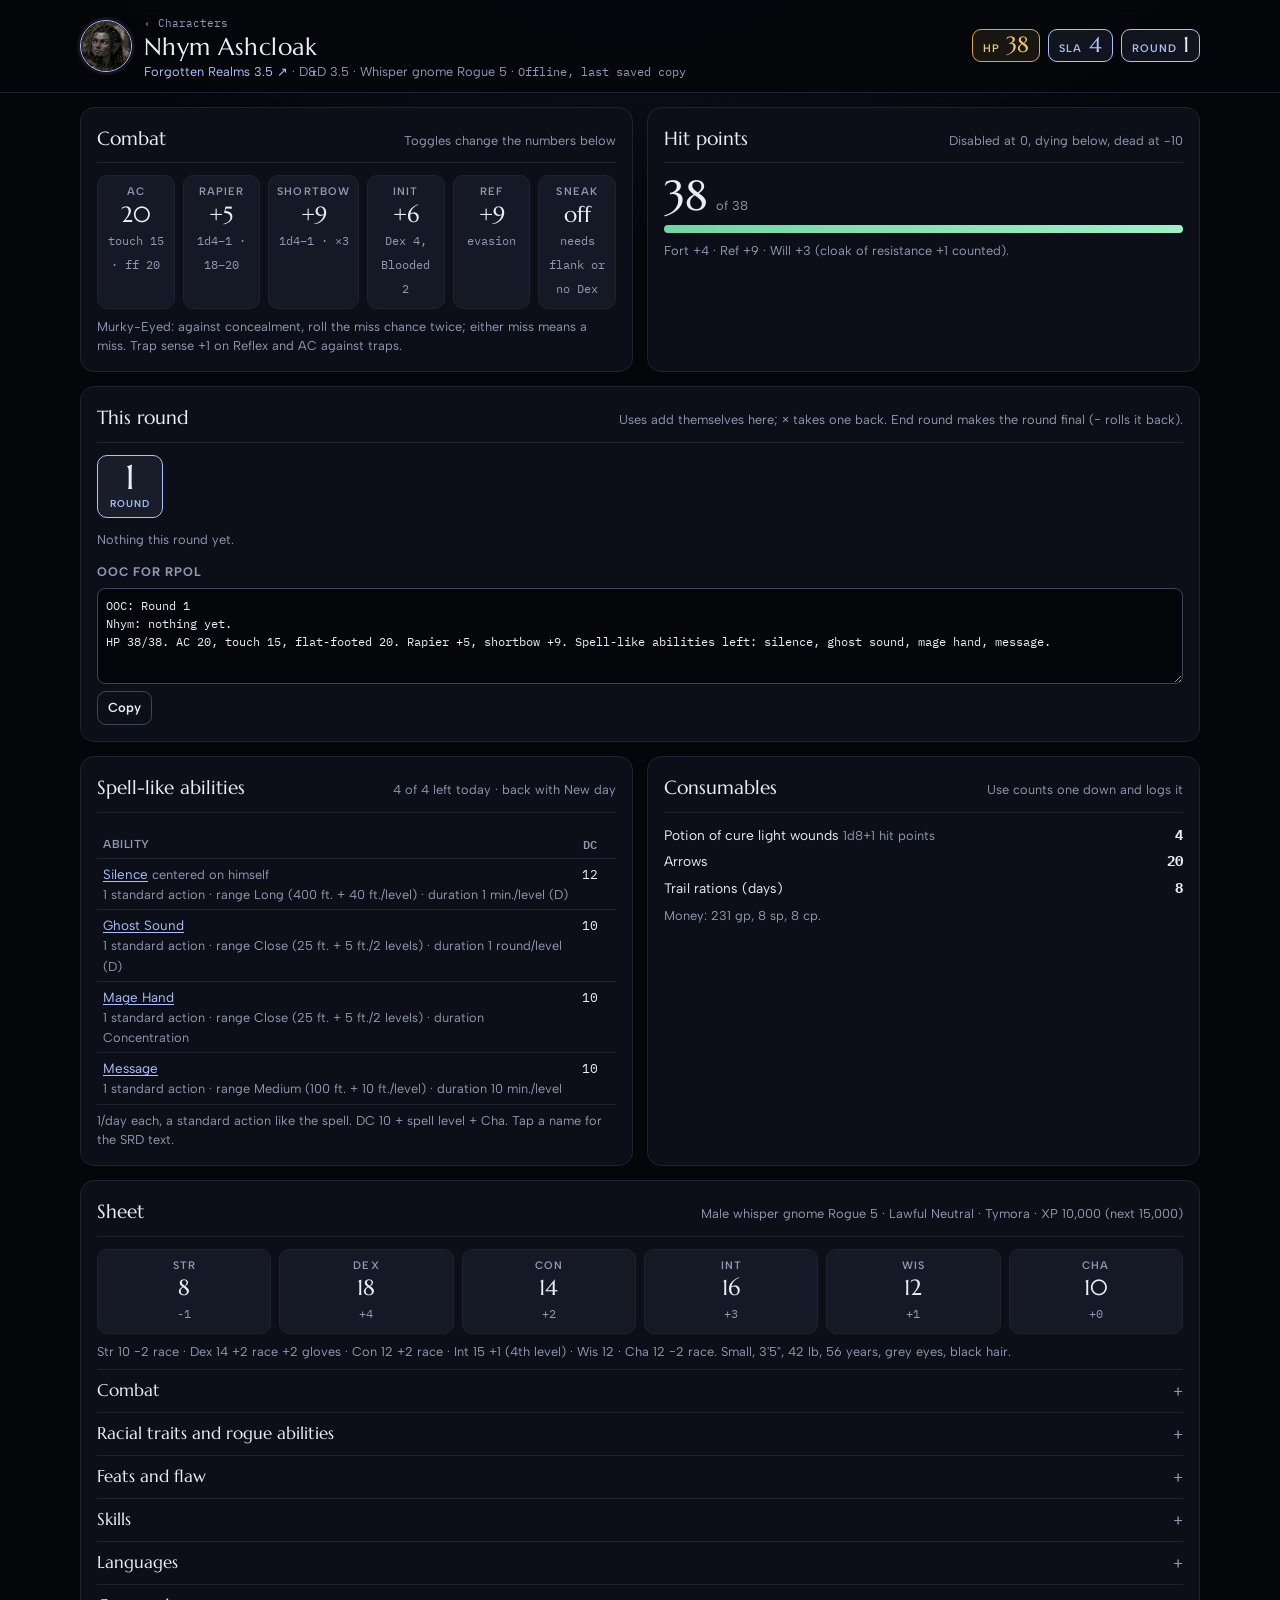
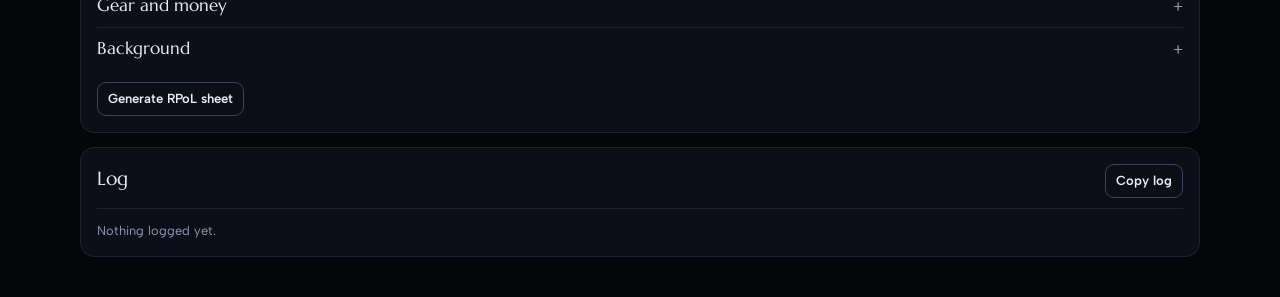
<file: nhym/index.html>
<!doctype html>
<html lang="en">
<head>
<meta charset="utf-8">
<meta name="viewport" content="width=device-width, initial-scale=1, viewport-fit=cover">
<meta name="theme-color" content="#05060a">
<meta name="description" content="Nhym Ashcloak: live D&amp;D 3.5 rogue tracker">
<meta name="apple-mobile-web-app-capable" content="yes">
<meta name="mobile-web-app-capable" content="yes">
<meta name="apple-mobile-web-app-status-bar-style" content="black-translucent">
<meta name="apple-mobile-web-app-title" content="Nhym">
<link rel="manifest" href="manifest.webmanifest">
<link rel="icon" href="icons/icon.svg" type="image/svg+xml">
<link rel="apple-touch-icon" href="icons/icon-180.png">
<style>html{color-scheme:dark}body{margin:0}img{max-width:100%}[hidden]{display:none!important}</style>
<title>Nhym Ashcloak Tracker</title>
<link rel="preconnect" href="https://fonts.googleapis.com">
<link rel="preconnect" href="https://fonts.gstatic.com" crossorigin>
<link rel="stylesheet" href="https://fonts.googleapis.com/css2?family=Albert+Sans:wght@400;500;600;700&family=IBM+Plex+Mono:wght@400;500;600&family=Marcellus&display=swap">
<style>
/* Same look as Daerlieth's tracker: black ground, moon-silver accent, gold for hit points. */
:root {
  --bg: #05060a;
  --surface: #0c0f17;
  --surface-2: #141925;
  --line: #1d2333;
  --line-strong: #394460;
  --fg: #e9edf7;
  --muted: #8f99b5;
  --moon: #a9c1ff;
  --moon-ink: #060914;
  --gold: #ebc676;
  --gold-fill: #d9a93f;
  --heat: #ff8f61;
  --good: #6fd6a4;
  --font-display: "Marcellus", "Palatino Linotype", Palatino, Georgia, serif;
  --font-body: "Albert Sans", system-ui, -apple-system, "Segoe UI", sans-serif;
  --font-mono: "IBM Plex Mono", ui-monospace, "SF Mono", Menlo, Consolas, monospace;
  color-scheme: dark;
}
* { box-sizing: border-box; }
body {
  background-color: var(--bg);
  background-image: radial-gradient(ellipse 900px 520px at 50% -120px, rgba(120, 150, 255, 0.10), transparent 70%);
  color: var(--fg);
  font-family: var(--font-body);
  line-height: 1.5;
  padding-inline: 16px;
  padding-block: 0 40px;
}
button, select, input, textarea { font: inherit; color: inherit; }
:focus-visible { outline: 2px solid var(--moon); outline-offset: 2px; }
.num { font-family: var(--font-mono); font-variant-numeric: tabular-nums; }
.wrap { max-width: 1120px; margin-inline: auto; }
a { color: var(--moon); text-underline-offset: 2px; }

/* top bar */
.top { position: sticky; top: env(safe-area-inset-top, 0px); z-index: 5; background: rgba(5, 6, 10, 0.88); -webkit-backdrop-filter: blur(14px); backdrop-filter: blur(14px); border-bottom: 1px solid var(--line); margin-inline: -16px; padding: 10px 16px; }
.top-in { max-width: 1120px; margin-inline: auto; display: flex; flex-wrap: wrap; align-items: center; justify-content: space-between; gap: 10px 20px; }
.ident { display: flex; align-items: center; gap: 12px; min-width: 0; }
.portrait { flex: none; width: 52px; height: 52px; padding: 0; border-radius: 50%; overflow: hidden; border: 1px solid var(--moon); background: var(--surface-2); cursor: zoom-in; box-shadow: 0 0 0 3px rgba(169, 193, 255, 0.08); }
.portrait img { width: 100%; height: 100%; object-fit: cover; display: block; }
h1 { font-family: var(--font-display); font-weight: 400; font-size: 1.5rem; line-height: 1.1; letter-spacing: 0.02em; margin: 0; }
.home { display: inline-block; color: var(--muted); font-family: var(--font-mono); font-size: 0.7rem; text-decoration: none; margin-bottom: 2px; }
.home:hover { color: var(--moon); }
.sub { margin: 2px 0 0; color: var(--muted); font-size: 0.8rem; }
.sub .game { color: var(--moon); text-decoration: none; }
.sub .game:hover { text-decoration: underline; }
.status { font-family: var(--font-mono); font-size: 0.72rem; }
.acct { background: none; border: 0; padding: 0; margin-left: 6px; color: var(--moon); font-family: var(--font-mono); font-size: 0.72rem; text-decoration: underline; text-underline-offset: 2px; cursor: pointer; }
.clock { display: flex; align-items: center; gap: 8px; flex-wrap: wrap; }
.rchip { display: flex; align-items: baseline; gap: 6px; padding: 4px 10px; border: 1px solid var(--moon); border-radius: 9px; background: rgba(169, 193, 255, 0.08); cursor: pointer; }
.rchip b { font-family: var(--font-display); font-weight: 400; font-size: 1.35rem; line-height: 1; color: var(--fg); }
.lbl { font-size: 0.68rem; letter-spacing: 0.1em; text-transform: uppercase; color: var(--muted); font-weight: 600; }
.rchip .lbl { color: var(--moon); }
.ipchip { display: flex; align-items: baseline; gap: 6px; padding: 4px 10px; border: 1px solid var(--gold-fill); border-radius: 9px; background: rgba(235, 198, 118, 0.08); }
.ipchip b { font-family: var(--font-display); font-weight: 400; font-size: 1.35rem; line-height: 1; color: var(--gold); }
.ipchip .lbl { color: var(--gold); }
.pchip { border-color: var(--moon); background: rgba(169, 193, 255, 0.08); }
.pchip b, .pchip .lbl { color: var(--moon); }
.pip.day { border-color: var(--moon); }
.pip.day.on { background: radial-gradient(circle at 35% 30%, #e4ecff, var(--moon)); box-shadow: 0 0 10px rgba(169, 193, 255, 0.35); }
.btn.moon { background: linear-gradient(180deg, #c3d4ff, var(--moon)); border-color: var(--moon); color: var(--moon-ink); }

/* buttons */
.btn { display: inline-flex; align-items: center; justify-content: center; gap: 6px; min-height: 40px; padding: 0 14px; border-radius: 9px; border: 1px solid var(--line-strong); background: var(--surface); color: var(--fg); font-weight: 600; font-size: 0.9rem; cursor: pointer; white-space: nowrap; }
.btn:hover:not(:disabled) { background: var(--surface-2); border-color: var(--moon); }
.btn:disabled { opacity: 0.45; cursor: not-allowed; }
.btn.primary { background: linear-gradient(180deg, #c3d4ff, var(--moon)); border-color: var(--moon); color: var(--moon-ink); box-shadow: 0 0 18px rgba(169, 193, 255, 0.22); }
.btn.gold { background: linear-gradient(180deg, #f3d995, var(--gold-fill)); border-color: var(--gold); color: #1b1404; }
.btn.warn { border-color: var(--heat); color: var(--heat); }
.btn.sm { min-height: 34px; padding: 0 10px; font-size: 0.82rem; }
.row { display: flex; gap: 8px; flex-wrap: wrap; align-items: center; }

/* panels */
main { display: grid; gap: 14px; padding-top: 14px; grid-template-columns: 1fr; }
@media (min-width: 900px) { main { grid-template-columns: 1fr 1fr; } .full { grid-column: 1 / -1; } }
.panel { background: var(--surface); border: 1px solid var(--line); border-radius: 14px; padding: 16px; min-width: 0; }
.ph { display: flex; align-items: baseline; justify-content: space-between; gap: 12px; margin: 0 0 12px; padding-bottom: 10px; border-bottom: 1px solid var(--line); flex-wrap: wrap; }
.panel h2 { font-family: var(--font-display); font-weight: 400; font-size: 1.2rem; margin: 0; }
.panel h3 { font-size: 0.78rem; letter-spacing: 0.08em; text-transform: uppercase; color: var(--muted); margin: 14px 0 6px; }
.hint { color: var(--muted); font-size: 0.8rem; margin: 0; }
.warn-text { color: var(--heat); font-size: 0.82rem; margin: 6px 0 0; }

/* inspiration */
.pips { display: flex; gap: 6px; flex-wrap: wrap; margin: 4px 0 10px; }
.pip { width: 26px; height: 26px; border-radius: 50%; border: 1px solid var(--gold-fill); background: transparent; }
.pip.on { background: radial-gradient(circle at 35% 30%, #fbe7b0, var(--gold-fill)); box-shadow: 0 0 10px rgba(235, 198, 118, 0.35); }
.spend { display: grid; gap: 8px; grid-template-columns: 1fr; }
@media (min-width: 560px) { .spend { grid-template-columns: 1fr 1fr; } }
.opt { border: 1px solid var(--line); border-radius: 10px; padding: 10px; background: var(--surface-2); display: flex; flex-direction: column; gap: 6px; }
.opt b { font-weight: 600; }
.opt .hint { font-size: 0.76rem; }
.opt select, .opt input, .field input, .field select { width: 100%; background: var(--bg); border: 1px solid var(--line-strong); border-radius: 8px; padding: 7px 9px; color: var(--fg); }
.chips { display: flex; gap: 6px; flex-wrap: wrap; }
.chip { font-family: var(--font-mono); font-size: 0.72rem; padding: 2px 8px; border-radius: 99px; border: 1px solid var(--line-strong); color: var(--muted); }
.chip.used { text-decoration: line-through; opacity: 0.6; }
.chip.ok { border-color: var(--good); color: var(--good); }

/* round */
.tclock { display: flex; align-items: center; gap: 8px; flex-wrap: wrap; margin-bottom: 12px; }
.rframe { display: flex; flex-direction: column; align-items: center; justify-content: center; min-width: 64px; padding: 4px 12px 5px; border: 1px solid var(--moon); border-radius: 10px; background: rgba(169, 193, 255, 0.08); }
.rframe b { font-family: var(--font-display); font-weight: 400; font-size: 2.2rem; line-height: 1; }
.rframe .lbl { color: var(--moon); font-size: 0.62rem; margin-top: 2px; }
.rstep { display: flex; flex-direction: column; gap: 3px; }
.rplus { min-width: 40px; min-height: 26px; height: 26px; padding: 0 10px; font-size: 1.2rem; line-height: 1; border-radius: 7px; }
.tclock [data-act="endround"] { margin-left: auto; }
.tlist { list-style: none; margin: 0; padding: 0; display: flex; flex-direction: column; gap: 6px; }
.tlist li { display: flex; gap: 8px; align-items: center; border: 1px solid var(--line); border-radius: 8px; padding: 6px 8px; background: var(--surface-2); font-size: 0.86rem; }
.tlist .tname { flex: 1; min-width: 0; }
.tlist .tx { min-width: 30px; min-height: 30px; padding: 0; }
textarea.ooc { width: 100%; min-height: 96px; background: var(--bg); border: 1px solid var(--line-strong); border-radius: 8px; padding: 8px; font-family: var(--font-mono); font-size: 0.76rem; color: var(--fg); resize: vertical; }

/* hit points */
.hpbig { display: flex; align-items: baseline; gap: 8px; }
.hpbig b { font-family: var(--font-display); font-weight: 400; font-size: 2.6rem; line-height: 1; }
.hpbar { height: 8px; border-radius: 99px; background: var(--surface-2); overflow: hidden; margin: 8px 0; }
.hpbar i { display: block; height: 100%; background: linear-gradient(90deg, var(--good), #9ff0c8); }
.hpbar.low i { background: linear-gradient(90deg, var(--heat), #ffb08f); }
.hpstate { font-size: 0.82rem; color: var(--muted); }
.hpstate.bad { color: var(--heat); }

/* sheet */
.stats { display: grid; grid-template-columns: repeat(3, 1fr); gap: 8px; }
@media (min-width: 560px) { .stats { grid-template-columns: repeat(6, 1fr); } }
.stat { border: 1px solid var(--line); border-radius: 10px; padding: 8px; text-align: center; background: var(--surface-2); }
.stat .lbl { display: block; }
.stat b { font-family: var(--font-display); font-weight: 400; font-size: 1.4rem; display: block; line-height: 1.2; }
.stat small { color: var(--muted); font-family: var(--font-mono); font-size: 0.72rem; }
details.sec { border-top: 1px solid var(--line); padding: 8px 0; }
details.sec > summary { cursor: pointer; font-family: var(--font-display); font-size: 1.08rem; list-style: none; display: flex; justify-content: space-between; align-items: center; }
details.sec > summary::-webkit-details-marker { display: none; }
details.sec > summary::after { content: "+"; color: var(--muted); font-family: var(--font-mono); }
details.sec[open] > summary::after { content: "−"; }
table.t { width: 100%; border-collapse: collapse; font-size: 0.84rem; margin-top: 6px; }
table.t th, table.t td { text-align: left; padding: 5px 6px; border-bottom: 1px solid var(--line); vertical-align: top; }
table.t th { color: var(--muted); font-weight: 600; font-size: 0.72rem; text-transform: uppercase; letter-spacing: 0.05em; }
table.t td.n, table.t th.n { text-align: right; font-family: var(--font-mono); }
.tscroll { overflow-x: auto; }
ul.plain { margin: 6px 0; padding-left: 18px; font-size: 0.86rem; }
ul.plain li { margin: 3px 0; }
pre.txt { white-space: pre-wrap; font-family: var(--font-mono); font-size: 0.74rem; color: var(--fg); background: var(--bg); border: 1px solid var(--line); border-radius: 8px; padding: 10px; margin: 6px 0; max-height: 420px; overflow: auto; }
.stock { display: grid; grid-template-columns: 1fr auto; gap: 6px 10px; align-items: center; font-size: 0.86rem; }
.stock .q { display: flex; align-items: center; gap: 6px; }
.stock .q b { min-width: 2ch; text-align: right; font-family: var(--font-mono); }
.stock .btn { min-height: 30px; min-width: 34px; padding: 0 8px; }

/* log */
.log { list-style: none; margin: 0; padding: 0; max-height: 320px; overflow: auto; font-size: 0.82rem; }
.log li { padding: 4px 0; border-bottom: 1px solid var(--line); }
.log .r { font-family: var(--font-mono); color: var(--muted); margin-right: 8px; }

/* dialogs */
.sheet { position: fixed; inset: 0; z-index: 20; display: grid; place-items: center; padding: 16px; background: rgba(0, 0, 0, 0.7); }
.sheet form { width: 100%; max-width: 360px; max-height: calc(100vh - 32px); overflow: auto; display: flex; flex-direction: column; gap: 12px; background: var(--surface); border: 1px solid var(--line-strong); border-radius: 14px; padding: 20px; }
.sheet form.wide { max-width: 760px; }
.sheet h2 { font-family: var(--font-display); font-weight: 400; font-size: 1.25rem; margin: 0; }
.sheet label { display: flex; flex-direction: column; gap: 4px; font-size: 0.85rem; color: var(--muted); }
.sheet input { background: var(--surface-2); border: 1px solid var(--line-strong); border-radius: 8px; padding: 9px 10px; color: var(--fg); }
.sheet .row { justify-content: flex-end; }
.sheet .err { color: var(--heat); font-size: 0.85rem; margin: 0; min-height: 1.2em; }
.portrait-full { width: 100%; height: auto; max-height: 75vh; object-fit: contain; border-radius: 10px; display: block; }
textarea.rpol { width: 100%; min-height: 50vh; background: var(--bg); border: 1px solid var(--line-strong); border-radius: 8px; padding: 8px; font-family: var(--font-mono); font-size: 0.72rem; color: var(--fg); white-space: pre; }

/* GM view: every editing control hidden */
.ro .edit, .ro [data-act]:not([data-act="copylog"]):not([data-act="rpol"]):not([data-act="ooccopy"]) { display: none !important; }
</style>
</head>
<body>
<div class="top">
  <div class="top-in">
    <div class="ident">
      <button type="button" class="portrait" data-portrait="1" aria-label="Show Nhym's portrait"><img src="images/nhym-thumb.webp" alt="" width="52" height="52"></button>
      <div>
        <a class="home" href="../" title="All of Balthazar's characters">‹ Characters</a>
        <h1>Nhym Ashcloak</h1>
        <p class="sub"><a class="game" href="https://rpol.net/game.php?gi=80363" target="_blank" rel="noopener" title="Nhym's game on RPoL">Forgotten Realms 3.5 ↗</a> · D&amp;D 3.5 · Whisper gnome Rogue 5 · <span id="status" class="status" aria-live="polite">Loading</span><button type="button" id="acctBtn" class="acct" hidden></button><button type="button" id="pwBtn" class="acct" hidden>Change password</button></p>
      </div>
    </div>
    <div class="clock">
      <span class="ipchip" title="Hit points"><span class="lbl">HP</span><b id="hpTop" class="num">38</b></span>
      <span class="ipchip pchip" title="Spell-like abilities left today"><span class="lbl">SLA</span><b id="slaTop" class="num">4</b></span>
      <button type="button" class="rchip" data-goturn="1" aria-label="Round, go to This round"><span class="lbl">Round</span><b id="roundTop" class="num">1</b></button>
      <button class="btn" id="dayBtn" data-act="newday" title="After 8 hours of rest: spell-like abilities come back and he heals 5 hit points.">New day</button>
    </div>
  </div>
</div>

<div class="wrap">
<main>
  <section class="panel" id="pCombat"></section>
  <section class="panel" id="pHp"></section>
  <section class="panel full" id="pTurn"></section>
  <section class="panel" id="pSla"></section>
  <section class="panel" id="pStock"></section>
  <section class="panel full" id="pSheet"></section>
  <section class="panel full" id="pLog"></section>
</main>
</div>

<div class="sheet" id="signin" hidden>
  <form id="signinForm" autocomplete="on">
    <h2>Sign in to edit</h2>
    <label id="siEmailRow">Email<input id="siEmail" type="email" autocomplete="username" required></label>
    <p class="sub" id="siAs" hidden>Signing in as <span id="siAsEmail"></span> · <button type="button" class="acct" id="siOther">use another email</button></p>
    <label>Password<input id="siPass" type="password" autocomplete="current-password" required></label>
    <p class="err" id="siErr" aria-live="polite"></p>
    <div class="row"><button type="button" class="acct" id="siForgot" style="margin-right:auto">Forgot password?</button><button type="button" class="btn" id="siCancel">Cancel</button><button type="submit" class="btn primary" id="siGo">Sign in</button></div>
  </form>
</div>
<div class="sheet" id="rsSheet" hidden>
  <form id="rsForm" autocomplete="on">
    <h2>Set a new password</h2>
    <input type="text" id="rsUser" autocomplete="username" hidden>
    <p class="sub" id="rsFor"></p>
    <label>New password<input id="rsNew" type="password" autocomplete="new-password" minlength="6" required></label>
    <label>New password again<input id="rsNew2" type="password" autocomplete="new-password" minlength="6" required></label>
    <p class="err" id="rsErr" aria-live="polite"></p>
    <div class="row"><button type="button" class="btn" id="rsCancel">Cancel</button><button type="submit" class="btn primary" id="rsGo">Save password</button></div>
  </form>
</div>
<div class="sheet" id="pwSheet" hidden>
  <form id="pwForm" autocomplete="on">
    <h2>Change password</h2>
    <input type="text" id="pwUser" autocomplete="username" hidden>
    <label>Current password<input id="pwOld" type="password" autocomplete="current-password" required></label>
    <label>New password<input id="pwNew" type="password" autocomplete="new-password" minlength="6" required></label>
    <label>New password again<input id="pwNew2" type="password" autocomplete="new-password" minlength="6" required></label>
    <p class="err" id="pwErr" aria-live="polite"></p>
    <div class="row"><button type="button" class="btn" id="pwCancel">Cancel</button><button type="submit" class="btn primary" id="pwGo">Change</button></div>
  </form>
</div>
<div class="sheet" id="helpSheet" hidden>
  <form id="helpForm">
    <h2 id="helpTitle"></h2>
    <div id="helpBody"></div>
    <div class="row"><button type="submit" class="btn primary">Close</button></div>
  </form>
</div>

<script src="config.js"></script>
<script src="vendor/firebase-app-compat.js"></script>
<script src="vendor/firebase-auth-compat.js"></script>
<script src="vendor/firebase-firestore-compat.js"></script>
<script>
(function () {
  "use strict";
  var $ = function (id) { return document.getElementById(id); };
  var esc = function (s) { return String(s == null ? "" : s).replace(/[&<>"']/g, function (c) { return { "&": "&amp;", "<": "&lt;", ">": "&gt;", '"': "&quot;", "'": "&#39;" }[c]; }); };
  var sg = function (n) { return (n >= 0 ? "+" : "") + n; };

  /* ---------- Nhym at Rogue 5 (D&D 3.5, whisper gnome), from his sheet ---------- */
  var LEVEL = 5, HP_MAX = 38, DEAD = -10;
  var AB = { str: 8, dex: 18, con: 14, int: 16, wis: 12, cha: 10 };
  var mod = function (k) { return Math.floor((AB[k] - 10) / 2); };
  var BAB = 3, SIZE = 1, ARMOR = 5, CLOAK = 1, SNEAK = 3, TRAP_SENSE = 1;
  var SAVE_BASE = { fort: 1, ref: 4, will: 1 };
  var FINESSE = false; /* no Weapon Finesse on his feat list: the rapier uses Str */
  /* spell-like abilities, 1 a day each; DC 10 + spell level + Cha (SRD levels: silence is bard/cleric 2, the rest 0) */
  var SLAS = [["Silence", 2, "centered on himself"], ["Ghost Sound", 0, ""], ["Mage Hand", 0, ""], ["Message", 0, ""]];

  /* skills: [name, ability, ranks, misc, where the misc comes from, trained only] */
  var SKILLS = [
    ["Appraise", "int", 7, 0, ""], ["Balance", "dex", 0, 2, "Tumble synergy"], ["Bluff", "cha", 5, 0, ""], ["Climb", "str", 0, 0, ""],
    ["Concentration", "con", 0, 0, ""], ["Craft (cartography)", "int", 7, 0, ""], ["Decipher Script", "int", 0, 0, ""],
    ["Diplomacy", "cha", 0, 2, "Bluff synergy"], ["Disable Device", "int", 8, 0, "", 1], ["Disguise", "cha", 4, 0, ""],
    ["Escape Artist", "dex", 0, 0, ""], ["Forgery", "int", 0, 0, ""], ["Gather Information", "cha", 0, 0, ""], ["Heal", "wis", 0, 0, ""],
    ["Hide", "dex", 8, 8, "size +4, racial +4"], ["Intimidate", "cha", 0, 2, "Bluff synergy"], ["Jump", "str", 0, 2, "Tumble synergy"],
    ["Knowledge (local)", "int", 1, 0, ""], ["Listen", "wis", 8, 2, "racial +2"], ["Move Silently", "dex", 7, 9, "boots of elvenkind +5, racial +4"],
    ["Open Lock", "dex", 8, 0, "", 1], ["Ride", "dex", 0, 0, ""], ["Search", "int", 7, 0, ""], ["Sense Motive", "wis", 0, 0, ""],
    ["Sleight of Hand", "dex", 1, 2, "Bluff synergy", 1], ["Spot", "wis", 8, 4, "racial +2, Blooded +2"], ["Survival", "wis", 0, 0, ""],
    ["Swim", "str", 0, 0, ""], ["Tumble", "dex", 8, 0, "", 1], ["Use Magic Device", "cha", 1, 0, "", 1], ["Use Rope", "dex", 0, 0, ""]
  ];
  var skillTotal = function (s) { return mod(s[1]) + s[2] + s[3]; };
  var SKILL_NOTES = ["+2 Survival when following tracks (Search synergy).", "+2 Disguise when acting in character while observed (Bluff synergy).",
    "+2 Spellcraft to decipher scrolls (Use Magic Device synergy).", "+2 Appraise on maps (Craft synergy); +2 Appraise on goods valued by weight (merchant's scale).",
    "+2 Craft (cartography) with the masterwork cartography set.", "+2 Use Rope with silk rope; +2 Climb with the climber's kit; +2 Strength checks with the crowbar.",
    "Intimidate: −4 for every size category smaller than the target.", "Sleight of Hand works as Perform (juggling)."];
  var FEATS = [
    ["Blooded", "Regional feat", "+2 on initiative and Spot checks (both counted)."],
    ["Mercantile Background", "Regional feat", "Trade-family training: bonuses on Appraise and one Craft or Profession, and better prices when selling."],
    ["Weapon Focus (rapier)", "1st or 3rd", "+1 on attack rolls with the rapier."],
    ["Murky-Eyed", "Flaw", "Against a target with concealment, roll the miss chance twice; if either roll misses, the attack misses."]
  ];
  var RACIAL = [
    ["Small", "+1 size bonus to AC and attack rolls, +4 size bonus on Hide; three-quarter carrying capacity."],
    ["Speed", "30 ft."], ["Low-light vision", "Twice as far as a human in poor light."], ["Darkvision", "60 ft."],
    ["Weapon familiarity", "Gnome hooked hammer counts as a martial weapon."],
    ["Racial enemies", "+1 on attack rolls against kobolds and goblinoids (goblins, hobgoblins, bugbears)."],
    ["Giants", "+4 dodge bonus to AC against giants (lost whenever he loses his Dex bonus to AC)."],
    ["Stealthy", "+4 racial bonus on Hide and Move Silently, +2 on Listen and Spot."],
    ["Spell-like abilities", "1/day each: silence (centered on himself), ghost sound, mage hand, message."],
    ["Languages", "Common and Gnomish automatic. Favored class: rogue."]
  ];
  var CLASS = [
    ["Sneak attack", "+" + SNEAK + "d6 when the target is flanked or denied its Dex bonus to AC (ranged only within 30 ft.). Not on creatures immune to critical hits or with concealment."],
    ["Trapfinding", "Search can find traps above DC 20; Disable Device works on magic traps."],
    ["Evasion (Ex)", "On a successful Reflex save for half damage, he takes none (in light or no armor)."],
    ["Trap sense (Ex)", "+" + TRAP_SENSE + " on Reflex saves and AC against traps."],
    ["Uncanny dodge (Ex)", "Keeps his Dex bonus to AC when flat-footed or struck by an invisible attacker."]
  ];
  var LANGS = ["Common", "Chondathan", "Gnome", "Dwarf", "Elf", "Orc"];
  var STOCK = [["clw", "Potion of cure light wounds", 4, "1d8+1 hit points"], ["arrows", "Arrows", 20, ""], ["rations", "Trail rations (days)", 8, ""]];

  /* ---------- state ---------- */
  var KEY = "nhym-tracker-v1", UNDO_MAX = 20, LOG_MAX = 500;
  function fresh() {
    var st = {}; STOCK.forEach(function (x) { st[x[0]] = x[2]; });
    return { v: 1, round: 1, hp: HP_MAX, sla: {}, stock: st, cond: {}, turn: [], prevOoc: "", undo: [], log: [] };
  }
  function normalize(s) {
    var f = fresh();
    s = s && typeof s === "object" ? s : {};
    Object.keys(f).forEach(function (k) { if (s[k] == null || typeof s[k] !== typeof f[k] || Array.isArray(f[k]) !== Array.isArray(s[k])) s[k] = f[k]; });
    STOCK.forEach(function (x) { if (typeof s.stock[x[0]] !== "number") s.stock[x[0]] = x[2]; });
    return s;
  }
  var state = fresh(), readOnly = false, roLabel = "", dirty = false, saveTimer = null;
  var ui = { dayArmed: false, clearArmed: false, custom: "" };

  function log(t) { state.log.unshift({ r: state.round, t: t }); state.log = state.log.slice(0, LOG_MAX); }
  /* every change that adds an action remembers what it changed, so × on the action takes back just that */
  function mutate(fn) {
    if (readOnly) return;
    var pre = { hp: state.hp, sla: JSON.stringify(state.sla), stock: JSON.stringify(state.stock), turn: state.turn, n: state.turn.length };
    fn(state);
    if (state.turn === pre.turn && state.turn.length > pre.n) {
      var e = state.turn[state.turn.length - 1], f = {};
      if (state.hp !== pre.hp) f.hp = state.hp - pre.hp;
      if (JSON.stringify(state.sla) !== pre.sla) f.sla = JSON.parse(pre.sla);
      if (JSON.stringify(state.stock) !== pre.stock) { var a = JSON.parse(pre.stock); f.stock = {}; Object.keys(state.stock).forEach(function (k) { if (a[k] !== state.stock[k]) f.stock[k] = state.stock[k] - a[k]; }); }
      if (Object.keys(f).length) e.eff = f;
    }
    render();
    scheduleSave();
  }
  function undoAction(s, e) {
    var f = e.eff || {};
    if (f.hp) s.hp = Math.max(DEAD, Math.min(HP_MAX, s.hp - f.hp));
    if (f.sla) s.sla = f.sla;
    Object.keys(f.stock || {}).forEach(function (k) { s.stock[k] -= f.stock[k]; });
    log("Took back: " + e.name);
  }
  function act(name, note) { state.turn.push({ id: "t" + Date.now().toString(36) + Math.random().toString(36).slice(2, 5), name: name, note: note || "" }); }
  function snap(s) { var c = JSON.parse(JSON.stringify(s)); delete c.undo; delete c.log; return c; }
  function slaLeft() { return SLAS.filter(function (x) { return !state.sla[x[0]]; }).length; }

  /* ---------- derived numbers (the combat toggles change them) ---------- */
  function d() {
    var c = state.cond, dex = mod("dex"), str = mod("str");
    var dodge = (c.def === "fight" ? 3 : c.def === "total" ? 6 : 0) + (c.giant ? 4 : 0);
    var acMisc = (c.charge ? -2 : 0);
    var ac = 10 + ARMOR + dex + SIZE + dodge + acMisc;
    var atkMod = (c.def === "fight" ? -4 : 0) + (c.charge ? 2 : 0) + (c.gob ? 1 : 0);
    var rapier = BAB + (FINESSE ? dex : str) + SIZE + 1 + 1 + atkMod + (c.flank ? 2 : 0);
    var bow = BAB + dex + SIZE + 1 + (c.def === "fight" ? -4 : 0) + (c.gob ? 1 : 0);
    return {
      ac: ac, touch: 10 + dex + SIZE + dodge + acMisc, ff: 10 + ARMOR + dex + SIZE + acMisc, /* uncanny dodge keeps Dex; dodge bonuses still go */
      init: dex + 2, fort: SAVE_BASE.fort + mod("con") + CLOAK, ref: SAVE_BASE.ref + dex + CLOAK, will: SAVE_BASE.will + mod("wis") + CLOAK,
      rapier: rapier, bow: bow, sneak: !!(c.flank || c.sneak), noAtk: c.def === "total"
    };
  }
  function hpState(hp) {
    if (hp <= DEAD) return ["Dead", true];
    if (hp < 0) return ["Dying: loses 1 hp a round until stable (10% chance each round)", true];
    if (hp === 0) return ["Disabled: one move or standard action a round; a strenuous action costs 1 hp", true];
    return [hp <= HP_MAX / 4 ? "Badly hurt" : "", hp <= HP_MAX / 4];
  }

  /* ---------- render ---------- */
  function render() {
    $("hpTop").textContent = state.hp;
    $("slaTop").textContent = slaLeft();
    $("roundTop").textContent = state.round;
    $("dayBtn").textContent = ui.dayArmed ? "Confirm new day" : "New day";
    $("dayBtn").classList.toggle("warn", ui.dayArmed);
    renderCombat(); renderHp(); renderTurn(); renderSla(); renderStock(); renderSheet(); renderLog();
  }
  function tog(key, label, on, hint) {
    return '<button type="button" class="btn sm' + (on ? " primary" : "") + '" data-act="cond" data-k="' + key + '" aria-pressed="' + !!on + '" title="' + esc(hint || "") + '">' + label + "</button>";
  }
  function renderCombat() {
    var D = d(), c = state.cond, sn = D.sneak ? " + " + SNEAK + "d6 sneak attack" : "";
    $("pCombat").innerHTML = '<div class="ph"><h2>Combat</h2><span class="hint">Toggles change the numbers below</span></div>' +
      '<div class="stats">' +
        '<div class="stat"><span class="lbl">AC</span><b class="num">' + D.ac + "</b><small>touch " + D.touch + " · ff " + D.ff + "</small></div>" +
        '<div class="stat"><span class="lbl">Rapier</span><b class="num">' + (D.noAtk ? "—" : sg(D.rapier)) + "</b><small>1d4−1 · 18–20</small></div>" +
        '<div class="stat"><span class="lbl">Shortbow</span><b class="num">' + (D.noAtk ? "—" : sg(D.bow)) + "</b><small>1d4−1 · ×3</small></div>" +
        '<div class="stat"><span class="lbl">Init</span><b class="num">' + sg(D.init) + "</b><small>Dex 4, Blooded 2</small></div>" +
        '<div class="stat"><span class="lbl">Ref</span><b class="num">' + sg(D.ref) + "</b><small>evasion</small></div>" +
        '<div class="stat"><span class="lbl">Sneak</span><b class="num">' + (D.sneak ? SNEAK + "d6" : "off") + "</b><small>" + (D.sneak ? "applies" : "needs flank or no Dex") + "</small></div></div>" +
      (sn && !D.noAtk ? '<p class="hint" style="margin-top:8px">Damage: rapier 1d4−1' + sn + ", shortbow 1d4−1" + sn + " (within 30 ft.).</p>" : "") +
      '<div class="row edit" style="margin-top:10px">' +
        tog("flank", "Flanking", c.flank, "+2 melee attack, and sneak attack applies") +
        tog("sneak", "Target denied Dex", c.sneak, "Flat-footed, blinded, feinted…: sneak attack applies") +
        tog("charge", "Charging", c.charge, "+2 attack, −2 AC until his next turn") +
        tog("gob", "vs kobold / goblinoid", c.gob, "+1 racial bonus on attack rolls") +
        tog("giant", "vs giant", c.giant, "+4 dodge bonus to AC") + "</div>" +
      '<div class="row edit" style="margin-top:6px">' +
        '<span class="hint">Defense:</span>' + tog("def:", "Normal", !c.def, "") + tog("def:fight", "Fighting defensively", c.def === "fight", "−4 attack, +3 dodge AC (5 ranks of Tumble)") +
        tog("def:total", "Total defense", c.def === "total", "+6 dodge AC (5 ranks of Tumble), no attacks; a standard action") + "</div>" +
      '<p class="hint" style="margin-top:8px">Murky-Eyed: against concealment, roll the miss chance twice; either miss means a miss. Trap sense +' + TRAP_SENSE + " on Reflex and AC against traps.</p>";
  }
  function renderHp() {
    var hp = state.hp, st = hpState(hp), pct = Math.max(0, Math.min(100, Math.round(hp / HP_MAX * 100)));
    var b = function (n) { return '<button class="btn sm" data-act="hp" data-d="' + n + '">' + (n > 0 ? "+" : "−") + Math.abs(n) + "</button>"; };
    $("pHp").innerHTML = '<div class="ph"><h2>Hit points</h2><span class="hint">Disabled at 0, dying below, dead at ' + DEAD + "</span></div>" +
      '<div class="hpbig"><b class="num">' + hp + '</b><span class="hint">of ' + HP_MAX + "</span></div>" +
      '<div class="hpbar' + (st[1] ? " low" : "") + '"><i style="width:' + pct + '%"></i></div>' +
      (st[0] ? '<p class="hpstate' + (st[1] ? " bad" : "") + '">' + st[0] + "</p>" : "") +
      '<div class="row edit">' + b(-10) + b(-5) + b(-1) + b(1) + b(5) + b(10) + "</div>" +
      '<div class="row edit" style="margin-top:8px"><input type="text" inputmode="numeric" id="hpAmt" maxlength="3" placeholder="Amount" style="width:90px;background:var(--bg);border:1px solid var(--line-strong);border-radius:8px;padding:7px 9px">' +
      '<button class="btn sm" data-act="hpamt" data-s="-1">Damage</button><button class="btn sm" data-act="hpamt" data-s="1">Heal</button></div>' +
      '<p class="hint" style="margin-top:8px">Fort ' + sg(d().fort) + " · Ref " + sg(d().ref) + " · Will " + sg(d().will) + " (cloak of resistance +1 counted).</p>";
  }
  function renderTurn() {
    var ooc = oocText();
    $("pTurn").innerHTML = '<div class="ph"><h2>This round</h2><span class="hint">Uses add themselves here; × takes one back. End round makes the round final (− rolls it back).</span></div>' +
      '<div class="tclock"><div class="rframe"><b class="num">' + state.round + '</b><span class="lbl">Round</span></div>' +
      '<div class="rstep"><button class="btn rplus" data-act="roundplus" title="Next round, nothing done" aria-label="Next round (no actions)">+</button>' +
      '<button class="btn rplus" data-act="roundminus"' + (state.undo.length ? "" : " disabled") + ' title="Undo the last round (up to 20 back)" aria-label="Undo the last round">−</button></div>' +
      '<button class="btn sm" data-act="reset" title="Back to round 1">Reset</button>' +
      '<button class="btn primary" data-act="endround">End round</button></div>' +
      (state.turn.length ? '<ul class="tlist">' + state.turn.map(function (e) {
        return '<li><span class="tname">' + esc(e.name) + (e.note ? ' <span class="hint">' + esc(e.note) + "</span>" : "") + '</span><button class="btn sm tx" data-act="turnrm" data-id="' + e.id + '" aria-label="Take back">×</button></li>';
      }).join("") + "</ul>" : '<p class="hint">Nothing this round yet.</p>') +
      '<div class="row edit" style="margin-top:10px">' +
        '<button class="btn sm" data-act="quick" data-n="Attack with the rapier">Rapier attack</button><button class="btn sm" data-act="quick" data-n="Shoot the shortbow">Shortbow</button>' +
        '<button class="btn sm" data-act="quick" data-n="Move">Move</button><button class="btn sm" data-act="quick" data-n="Tumble past">Tumble</button><button class="btn sm" data-act="quick" data-n="Hide">Hide</button></div>' +
      '<div class="row edit" style="margin-top:8px"><input type="text" data-ui="custom" maxlength="80" placeholder="Another action" value="' + esc(ui.custom) + '" style="flex:1;min-width:200px;background:var(--bg);border:1px solid var(--line-strong);border-radius:8px;padding:8px 10px">' +
      '<button class="btn sm" data-act="custom">Add</button></div>' +
      '<h3>OOC for RPoL</h3><textarea class="ooc" readonly>' + esc(ooc) + '</textarea><div class="row"><button class="btn sm" data-act="ooccopy">Copy</button></div>' +
      (state.prevOoc ? '<details class="sec"><summary>Last round</summary><pre class="txt">' + esc(state.prevOoc) + "</pre></details>" : "");
  }
  function condText() {
    var c = state.cond, o = [];
    if (c.flank) o.push("flanking"); if (c.sneak) o.push("target denied Dex"); if (c.charge) o.push("charging");
    if (c.gob) o.push("vs kobold/goblinoid"); if (c.giant) o.push("vs giant");
    if (c.def === "fight") o.push("fighting defensively"); if (c.def === "total") o.push("total defense");
    return o;
  }
  function oocText() {
    var D = d(), cd = condText();
    return "OOC: Round " + state.round + "\n" +
      "Nhym: " + (state.turn.length ? state.turn.map(function (e) { return e.name + (e.note ? " (" + e.note + ")" : ""); }).join("; ") : "nothing yet") + ".\n" +
      "HP " + state.hp + "/" + HP_MAX + ". AC " + D.ac + ", touch " + D.touch + ", flat-footed " + D.ff + ". Rapier " + sg(D.rapier) + ", shortbow " + sg(D.bow) + (D.sneak ? ", sneak attack +" + SNEAK + "d6" : "") + "." +
      (cd.length ? " Conditions: " + cd.join(", ") + "." : "") + " Spell-like abilities left: " + (SLAS.filter(function (x) { return !state.sla[x[0]]; }).map(function (x) { return x[0].toLowerCase(); }).join(", ") || "none") + ".";
  }
  function renderSla() {
    $("pSla").innerHTML = '<div class="ph"><h2>Spell-like abilities</h2><span class="hint">' + slaLeft() + " of " + SLAS.length + " left today · back with New day</span></div>" +
      '<div class="tscroll"><table class="t"><tr><th>Ability</th><th class="n">DC</th><th></th></tr>' +
      SLAS.map(function (x) {
        var used = !!state.sla[x[0]], sp = slaFind(x[0]);
        return '<tr><td><a href="#" data-spell="' + esc(x[0]) + '">' + esc(x[0]) + "</a>" + (x[2] ? ' <span class="hint">' + esc(x[2]) + "</span>" : "") + (used ? ' <span class="chip used">used</span>' : "") +
          (sp ? '<br><span class="hint">' + esc([sp.ct, "range " + sp.r, "duration " + sp.d].join(" · ")) + "</span>" : "") +
          '</td><td class="n">' + (10 + x[1] + mod("cha")) + '</td><td><button class="btn sm moon" data-act="sla" data-n="' + esc(x[0]) + '"' + (used ? " disabled" : "") + ">Use</button></td></tr>";
      }).join("") + "</table></div>" +
      '<p class="hint" style="margin-top:6px">1/day each, a standard action like the spell. DC 10 + spell level + Cha. Tap a name for the SRD text.</p>';
  }
  function renderStock() {
    $("pStock").innerHTML = '<div class="ph"><h2>Consumables</h2><span class="hint">Use counts one down and logs it</span></div>' +
      '<div class="stock">' + STOCK.map(function (x) { var n = state.stock[x[0]];
        return "<span>" + esc(x[1]) + (x[3] ? ' <span class="hint">' + esc(x[3]) + "</span>" : "") + '</span><span class="q"><b>' + n + "</b>" +
          '<button class="btn sm edit" data-act="use" data-k="' + x[0] + '"' + (n < 1 ? " disabled" : "") + '>Use</button><button class="btn sm edit" data-act="add" data-k="' + x[0] + '">+</button></span>'; }).join("") + "</div>" +
      '<p class="hint" style="margin-top:8px">Money: 231 gp, 8 sp, 8 cp.</p>';
  }
  function renderSheet() {
    var D = d(), open = {};
    document.querySelectorAll("#pSheet details[data-sec]").forEach(function (x) { open[x.getAttribute("data-sec")] = x.open; });
    var sec = function (id, title, body) { return '<details class="sec" data-sec="' + id + '"' + (open[id] ? " open" : "") + "><summary>" + title + "</summary>" + body + "</details>"; };
    var stat = function (l, v, s) { return '<div class="stat"><span class="lbl">' + l + '</span><b class="num">' + v + "</b>" + (s ? "<small>" + s + "</small>" : "") + "</div>"; };
    var li = function (r) { return "<li><b>" + esc(r[0]) + ".</b> " + esc(r[1]) + "</li>"; };
    var h = '<div class="ph"><h2>Sheet</h2><span class="hint">Male whisper gnome Rogue 5 · Lawful Neutral · Tymora · XP 10,000 (next 15,000)</span></div>' +
      '<div class="stats">' + ["str", "dex", "con", "int", "wis", "cha"].map(function (k) { return stat(k.toUpperCase(), AB[k], sg(mod(k))); }).join("") + "</div>" +
      '<p class="hint" style="margin:8px 0">Str 10 −2 race · Dex 14 +2 race +2 gloves · Con 12 +2 race · Int 15 +1 (4th level) · Wis 12 · Cha 12 −2 race. Small, 3\'5", 42 lb, 56 years, grey eyes, black hair.</p>';
    h += sec("combat", "Combat", '<div class="tscroll"><table class="t">' +
      "<tr><th>AC</th><td>20 = 10 + 5 armor (+1 mithral chain shirt) + 4 Dex + 1 size; touch 15; flat-footed 20 (uncanny dodge keeps Dex)</td></tr>" +
      "<tr><th>Initiative</th><td>" + sg(D.init) + " = Dex 4 + Blooded 2</td></tr>" +
      "<tr><th>Saves</th><td>Fort +4 = 1 + 2 Con + 1 cloak; Ref +9 = 4 + 4 Dex + 1 (evasion; trap sense +1 vs traps); Will +3 = 1 + 1 Wis + 1</td></tr>" +
      "<tr><th>Melee</th><td>+3 = BAB 3 − 1 Str + 1 size. Rapier (masterwork, Weapon Focus): " + sg(BAB + mod("str") + SIZE + 2) + ", 1d4−1, 18–20/×2</td></tr>" +
      "<tr><th>Ranged</th><td>+8 = BAB 3 + 4 Dex + 1 size. Shortbow (masterwork): +9, 1d4−1, ×3, 60 ft.</td></tr>" +
      "<tr><th>Grapple</th><td>" + sg(BAB + mod("str") - 4) + " (Small −4)</td></tr>" +
      "<tr><th>Armor</th><td>+1 mithral chain shirt: light, +5, max Dex +6, no check penalty, 10% arcane failure, 5 lb (Small)</td></tr></table></div>");
    h += sec("abil", "Racial traits and rogue abilities", "<h3>Whisper gnome</h3><ul class=\"plain\">" + RACIAL.map(li).join("") + "</ul><h3>Rogue 5</h3><ul class=\"plain\">" + CLASS.map(li).join("") + "</ul>");
    h += sec("feats", "Feats and flaw", '<ul class="plain">' + FEATS.map(function (f) { return "<li><b>" + esc(f[0]) + "</b> <span class=\"hint\">" + esc(f[1]) + "</span>: " + esc(f[2]) + "</li>"; }).join("") + "</ul>");
    h += sec("skills", "Skills", '<p class="hint">88 ranks (Rogue 5, Int 16). t = trained only. No armor check penalty.</p><div class="tscroll"><table class="t"><tr><th>Skill</th><th class="n">Ranks</th><th class="n">Total</th><th>From</th></tr>' +
      SKILLS.map(function (s) { return "<tr><td>" + esc(s[0]) + (s[5] ? ' <span class="hint">t</span>' : "") + '</td><td class="n">' + (s[2] || "") + '</td><td class="n"><b>' + sg(skillTotal(s)) + "</b></td><td class=\"hint\">" + s[1].toUpperCase() + " " + sg(mod(s[1])) + (s[3] ? ", " + esc(s[4]) : "") + "</td></tr>"; }).join("") +
      '</table></div><ul class="plain">' + SKILL_NOTES.map(function (n) { return "<li>" + esc(n) + "</li>"; }).join("") + "</ul>");
    h += sec("lang", "Languages", "<p>" + LANGS.join(", ") + "</p>");
    h += sec("gear", "Gear and money", '<pre class="txt" id="gearTxt">Loading…</pre>');
    h += sec("bg", "Background", '<div id="bgTxt" style="font-size:0.88rem">Loading…</div>');
    h += '<div class="row" style="margin-top:12px"><button class="btn sm" data-act="rpol">Generate RPoL sheet</button></div>';
    $("pSheet").innerHTML = h;
    loadDocs(function () {
      var g = $("gearTxt"); if (g) g.textContent = DOCS.gear || "Gear list not loaded.";
      var b = $("bgTxt"); if (b) b.innerHTML = DOCS.bg ? DOCS.bg.replace(/^# .*\n+/, "").split(/\n\n+/).map(function (p) { return /^## /.test(p) ? "<h3>" + esc(p.slice(3)) + "</h3>" : "<p>" + esc(p) + "</p>"; }).join("") : "Background not loaded.";
    });
  }
  function renderLog() {
    $("pLog").innerHTML = '<div class="ph"><h2>Log</h2><div class="row"><button class="btn sm" data-act="copylog">Copy log</button>' +
      '<button class="btn sm' + (ui.clearArmed ? " warn" : "") + '" data-act="clearlog">' + (ui.clearArmed ? "Tap again to clear" : "Clear log") + "</button></div></div>" +
      (state.log.length ? '<ul class="log">' + state.log.map(function (e) { return '<li><span class="r">R' + e.r + "</span>" + esc(e.t) + "</li>"; }).join("") + "</ul>" : '<p class="hint">Nothing logged yet.</p>');
  }

  /* ---------- texts: his sheet's gear section, background, and the SRD text of his spell-like abilities ---------- */
  var DOCS = null, SLA = null;
  function loadDocs(cb) {
    if (DOCS) return cb();
    Promise.all(["docs/nhym-sheet.txt", "docs/nhym-background.md"].map(function (u) { return fetch(u).then(function (r) { return r.ok ? r.text() : ""; }).catch(function () { return ""; }); }))
      .then(function (t) { var a = t[0].indexOf("Magic Items"); DOCS = { gear: a >= 0 ? t[0].slice(a).trim() : "", bg: t[1] }; cb(); });
  }
  function slaFind(n) { return SLA && SLA.filter(function (x) { return x.n === n; })[0]; }
  fetch("data/sla35.json").then(function (r) { return r.json(); }).then(function (j) { SLA = j.spells; renderSla(); }).catch(function () {});
  function spellCard(x) {
    var row = function (k, v) { return v ? "<tr><th>" + k + "</th><td>" + esc(v) + "</td></tr>" : ""; };
    return '<p class="hint">' + esc(x.s) + '</p><div class="tscroll"><table class="t">' + row("Level", x.lv) + row("Components", x.c + " (none needed as a spell-like ability)") + row("Casting time", x.ct) + row("Range", x.r) +
      row("Target / area / effect", x.a) + row("Duration", x.d) + row("Saving throw", x.sv) + row("Spell resistance", x.sr) + "</table></div>" +
      '<div style="font-size:0.88rem;margin-top:8px">' + x.t.split(/\n\n+/).map(function (p) { return '<p style="margin:0 0 8px;white-space:pre-line">' + esc(p) + "</p>"; }).join("") + "</div>" +
      '<p class="hint">System Reference Document 3.5 (Open Game License). <a href="' + esc(x.u) + '" target="_blank" rel="noopener">Open on d20srd.org ↗</a></p>';
  }
  function rpolText() {
    var D = d(), now = new Date(), M = ["Jan", "Feb", "Mar", "Apr", "May", "Jun", "Jul", "Aug", "Sep", "Oct", "Nov", "Dec"], R = "----------------------------------------------------------------------------";
    var pad = function (s, n) { s = String(s); while (s.length < n) s += " "; return s; };
    var o = ["Name  : Nhym Ashcloak       | Race  : Gnome (whisper)  | Height: 3'5\"", "Player: Balthazar           | Gender: Male             | Weight: 42 lbs",
      "Class : Rogue 5             | Age   : 56               | Eyes  : Grey", "Align : Lawful Neutral      | Size  : Small            | Hair  : Black",
      "Deity : Tymora              | Speed : 30ft             | XP    : 10,000 (next 15,000)", R];
    ["str", "dex", "con", "int", "wis", "cha"].forEach(function (k) { o.push(k.toUpperCase() + "  " + (AB[k] < 10 ? " " : "") + AB[k] + "  " + sg(mod(k))); });
    o.push(R, "HP    : " + HP_MAX + "   Current: " + state.hp + "   | Init: " + sg(D.init) + " (Dex 4, Blooded 2)",
      "AC    : 20 = 10 + 5 armor + 4 Dex + 1 size. Touch 15, flat-footed 20 (uncanny dodge).", "        +4 dodge vs giants. Fighting defensively +3, total defense +6 (Tumble 5 ranks).",
      "Saves : Fort +4  Ref +9 (evasion, trap sense +1 vs traps)  Will +3", "Melee +3, Ranged +8, Grapple " + sg(BAB + mod("str") - 4), R,
      "Rapier, masterwork     " + sg(BAB + mod("str") + SIZE + 2) + "  1d4-1  18-20/x2  (Weapon Focus)", "Shortbow, masterwork   +9  1d4-1  x3  60ft  (" + state.stock.arrows + " arrows)",
      "Sneak attack +3d6. +1 attack vs kobolds and goblinoids. Murky-Eyed: concealment miss chance rolled twice.", R, "SKILLS");
    SKILLS.forEach(function (s) { o.push(" " + pad(s[0] + (s[5] ? "^" : ""), 22) + pad(sg(skillTotal(s)), 4) + " (" + s[2] + " ranks" + (s[3] ? ", " + s[4] : "") + ")"); });
    o.push(" ^ trained only"); SKILL_NOTES.forEach(function (n) { o.push(" " + n); });
    o.push(R, "FEATS: Blooded, Mercantile Background, Weapon Focus (rapier). Flaw: Murky-Eyed.", "RACIAL: " + RACIAL.map(function (r) { return r[0]; }).join(", ") + ".",
      "ROGUE: sneak attack +3d6, trapfinding, evasion, trap sense +1, uncanny dodge.", "LANGUAGES: " + LANGS.join(", ") + ".",
      "SPELL-LIKE (1/day each): " + SLAS.map(function (x) { return x[0].toLowerCase() + (x[2] ? " (" + x[2] + ")" : "") + (state.sla[x[0]] ? " [used today]" : ""); }).join(", ") + ".", R);
    if (DOCS && DOCS.gear) o.push(DOCS.gear, R);
    o.push("CURRENT STATUS (" + M[now.getMonth()] + " " + now.getDate() + " " + now.getFullYear() + ", round " + state.round + ")",
      " - Hit points " + state.hp + " of " + HP_MAX + ". Spell-like abilities left: " + slaLeft() + " of " + SLAS.length + ".",
      " - Potions of cure light wounds " + state.stock.clw + ", arrows " + state.stock.arrows + ", trail rations " + state.stock.rations + ".",
      " - Conditions: " + (condText().join(", ") || "none") + ".", R);
    if (DOCS && DOCS.bg) o.push("BACKGROUND", DOCS.bg.replace(/^# .*\n+/, "").replace(/^## /gm, ""));
    return o.join("\n");
  }

  /* ---------- events ---------- */
  function openInfo(title, html, wide) { $("helpTitle").textContent = title; $("helpBody").innerHTML = html; $("helpForm").classList.toggle("wide", !!wide); $("helpSheet").hidden = false; }
  function closeHelp() { $("helpSheet").hidden = true; }
  $("helpForm").addEventListener("submit", function (e) { e.preventDefault(); closeHelp(); });
  $("helpSheet").addEventListener("click", function (e) { if (e.target === $("helpSheet")) closeHelp(); });
  document.addEventListener("keydown", function (e) { if (e.key === "Escape" && !$("helpSheet").hidden) closeHelp(); });
  var copy = function (txt, btn) {
    var done = function () { var o = btn.textContent; btn.textContent = "Copied"; setTimeout(function () { btn.textContent = o; }, 1500); };
    if (navigator.clipboard && navigator.clipboard.writeText) navigator.clipboard.writeText(txt).then(done, function () {}); else done();
  };
  document.addEventListener("click", function (e) {
    if (e.target.closest && e.target.closest("[data-portrait]")) { openInfo("Nhym Ashcloak", '<img class="portrait-full" src="images/nhym.webp" alt="Nhym, a grey-skinned gnome with black braids, a rapier and a ragged green cloak outside the Old Skull Inn" width="1122" height="1402">'); return; }
    if (e.target.closest && e.target.closest("[data-goturn]")) { var pt = $("pTurn"), tp = document.querySelector(".top"); window.scrollTo({ top: pt.getBoundingClientRect().top + window.scrollY - (tp ? tp.offsetHeight : 0) - 8, behavior: "smooth" }); return; }
    var sl = e.target.closest && e.target.closest("[data-spell]");
    if (sl) { e.preventDefault(); var x = slaFind(sl.getAttribute("data-spell")); openInfo(sl.getAttribute("data-spell"), x ? spellCard(x) : '<p class="hint">Spell text could not be loaded. It needs a connection the first time.</p>', true); return; }
    var t = e.target.closest && e.target.closest("[data-act]");
    if (!t) return;
    var a = t.getAttribute("data-act");
    if (a === "copylog") { copy(state.log.slice().reverse().map(function (x) { return "R" + x.r + "  " + x.t; }).join("\n"), t); return; }
    if (a === "ooccopy") { copy(oocText(), t); return; }
    if (a === "rpol") {
      loadDocs(function () {
        var txt = rpolText();
        openInfo("Nhym: RPoL sheet", '<p class="hint">His sheet with today\'s numbers written in.</p><textarea class="rpol" readonly>' + esc(txt) + '</textarea><div class="row"><button type="button" class="btn primary" id="rpolCopy">Copy</button></div>', true);
        $("rpolCopy").addEventListener("click", function () { copy(txt, $("rpolCopy")); });
      });
      return;
    }
    if (readOnly) return;
    if (a === "cond") {
      var k = t.getAttribute("data-k");
      mutate(function (s) {
        if (/^def:/.test(k)) { var v = k.slice(4); if (v) s.cond.def = v; else delete s.cond.def; }
        else if (s.cond[k]) delete s.cond[k]; else s.cond[k] = true;
      });
    }
    else if (a === "sla") { var n = t.getAttribute("data-n"); if (state.sla[n]) return; mutate(function (s) { s.sla[n] = true; log("Used " + n.toLowerCase() + " (spell-like, 1/day)"); act(n, "spell-like ability"); }); }
    else if (a === "quick") { var q = t.getAttribute("data-n"), D = d(); mutate(function (s) { act(q, /rapier/i.test(q) ? sg(D.rapier) + (D.sneak ? ", +3d6 sneak" : "") : /shortbow/i.test(q) ? sg(D.bow) + (D.sneak ? ", +3d6 sneak within 30 ft." : "") : ""); }); }
    else if (a === "custom") { var c = ui.custom.trim(); if (!c) return; ui.custom = ""; mutate(function (s) { act(c); }); }
    else if (a === "turnrm") { var id = t.getAttribute("data-id"); mutate(function (s) { var g = s.turn.filter(function (x) { return x.id === id; })[0]; s.turn = s.turn.filter(function (x) { return x.id !== id; }); if (g) undoAction(s, g); }); }
    else if (a === "hp" || a === "hpamt") {
      var dn = a === "hp" ? +t.getAttribute("data-d") : (parseInt(($("hpAmt") || {}).value, 10) || 0) * +t.getAttribute("data-s");
      if (!dn) return;
      mutate(function (s) { var o = s.hp; s.hp = Math.max(DEAD, Math.min(HP_MAX, s.hp + dn)); var top = s.log[0];
        if (top && top.k === "hp" && top.r === s.round) top.t = "HP " + top.from + " → " + s.hp; else s.log.unshift({ r: s.round, k: "hp", from: o, t: "HP " + o + " → " + s.hp }); });
    }
    else if (a === "use" || a === "add") {
      var key = t.getAttribute("data-k"), dl = a === "use" ? -1 : 1, label = (STOCK.filter(function (x) { return x[0] === key; })[0] || [0, key])[1];
      mutate(function (s) { if (dl < 0 && s.stock[key] < 1) return; s.stock[key] += dl; log((dl < 0 ? "Used " : "Added ") + label + " (" + (s.stock[key] - dl) + " → " + s.stock[key] + ")"); if (dl < 0 && key !== "rations") act("Used " + label); });
    }
    else if (a === "endround" || a === "roundplus") mutate(function (s) {
      s.undo = s.undo.concat([snap(s)]).slice(-UNDO_MAX);
      log(s.turn.length ? "Round " + s.round + " actions: " + s.turn.map(function (x) { return x.name + (x.note ? " (" + x.note + ")" : ""); }).join("; ") : "Round " + s.round + " passed, no actions");
      s.prevOoc = oocText(); s.turn = []; s.round += 1; delete s.cond.charge;
    });
    else if (a === "roundminus") mutate(function (s) { var u = s.undo.pop(); if (!u) return; Object.keys(u).forEach(function (k) { s[k] = u[k]; }); log("Back to round " + s.round + " (undid the end of round " + s.round + ")"); });
    else if (a === "reset") mutate(function (s) { s.round = 1; s.turn = []; s.undo = []; s.cond = {}; log("Reset to round 1"); });
    else if (a === "newday") {
      if (!ui.dayArmed) { ui.dayArmed = true; render(); setTimeout(function () { ui.dayArmed = false; render(); }, 4000); return; }
      ui.dayArmed = false;
      mutate(function (s) { var o = s.hp; s.hp = Math.min(HP_MAX, s.hp + LEVEL); s.sla = {}; s.round = 1; s.turn = []; s.undo = []; s.cond = {}; log("New day: spell-like abilities back, HP " + o + " → " + s.hp); });
    }
    else if (a === "clearlog") {
      if (!ui.clearArmed) { ui.clearArmed = true; renderLog(); setTimeout(function () { ui.clearArmed = false; renderLog(); }, 4000); return; }
      ui.clearArmed = false; mutate(function (s) { s.log = []; });
    }
  });
  document.addEventListener("input", function (e) { if (e.target.getAttribute && e.target.getAttribute("data-ui") === "custom") ui.custom = e.target.value; });


  /* ---------- storage (as in Daerlieth's tracker: Firestore document trackers/nhym, public read, owner writes) ---------- */
  var CFG = window.TRACKER_CONFIG || {};
  var WANTS_EDIT = KEY + ":edit";
  var VIEW_ONLY = /[?&#]view\b/.test(location.search + location.hash);
  var auth = null, ref = null, user = null, saveSeq = 0;
  function lsGet(k) { try { return localStorage.getItem(k); } catch (e) { return null; } }
  function lsSet(k, v) { try { if (v === null) localStorage.removeItem(k); else localStorage.setItem(k, v); } catch (e) { /* storage unavailable */ } }
  function setStatus(t) { var el = $("status"); if (el) el.textContent = readOnly ? roLabel : t; }
  function setReadOnly(label) { readOnly = true; roLabel = label; document.body.classList.add("ro"); setStatus(""); }
  function setEditable(label) { readOnly = false; roLabel = ""; document.body.classList.remove("ro"); setStatus(label); }
  function scheduleSave() { dirty = true; setStatus("Saving"); clearTimeout(saveTimer); saveTimer = setTimeout(flush, 350); }
  var SAVE_LIMIT = 180000;
  function bytes(str) { try { return unescape(encodeURIComponent(str)).length; } catch (e) { return str.length * 3; } }
  function fitPayload() {
    var payload = JSON.stringify(state);
    while (bytes(payload) > SAVE_LIMIT && (state.undo.length || state.log.length > 50)) {
      if (state.undo.length > 5) state.undo.shift();
      else if (state.log.length > 50) state.log = state.log.slice(0, Math.max(50, Math.floor(state.log.length * 0.8)));
      else state.undo.shift();
      payload = JSON.stringify(state);
    }
    return payload;
  }
  function flush() {
    if (!dirty) return;
    dirty = false;
    var payload = fitPayload();
    lsSet(KEY, payload);
    if (!ref) { setStatus("Saved on this device"); return; }
    var mine = ++saveSeq;
    if (!navigator.onLine) setStatus("Offline, saved on this device");
    ref.set({ json: payload, updatedAt: firebase.firestore.FieldValue.serverTimestamp() })
      .then(function () { if (mine === saveSeq && !dirty) setStatus("Saved"); })
      .catch(function (err) {
        if (err && err.code === "permission-denied") setReadOnly("Save refused by the Firestore rules for " + ((user && user.email) || "this account"));
        else setStatus("Not saved");
      });
  }
  function applyRemote(sn) {
    if (sn.metadata.hasPendingWrites || dirty) return;
    if (sn.exists) {
      try {
        var incoming = normalize(JSON.parse(sn.data().json || "{}"));
        lsSet(KEY, JSON.stringify(incoming));
        if (JSON.stringify(incoming) !== JSON.stringify(state)) { state = incoming; render(); }
      } catch (e) { /* keep what is shown */ }
    }
    var label = sn.metadata.fromCache ? "Offline, last saved copy" : "Live";
    if (readOnly) setReadOnly(sn.exists || sn.metadata.fromCache ? label : "Waiting for the first save");
    else setStatus(sn.metadata.fromCache ? "Offline, saved on this device" : "Saved");
  }
  function setUser(u) {
    user = u || null;
    if (VIEW_ONLY) setReadOnly(navigator.onLine ? "Live (viewer preview)" : "Offline, last saved copy");
    else if (user && [].concat(CFG.ownerUids || CFG.ownerUid || []).indexOf(user.uid) >= 0) setEditable(navigator.onLine ? "Saved" : "Offline, saved on this device");
    else setReadOnly(user ? "Signed in as " + (user.email || "?") + ", view only" : navigator.onLine ? "Live" : "Offline, last saved copy");
    render();
    renderAcct();
  }
  function renderAcct() {
    var b = $("acctBtn");
    if (!auth || VIEW_ONLY) { b.hidden = true; $("pwBtn").hidden = true; return; }
    b.hidden = !user && !lsGet(WANTS_EDIT);
    b.textContent = user ? "Sign out" : "Sign in";
    $("pwBtn").hidden = !user || readOnly;
  }
  function hookAccount() {
    if (/[?&#]edit\b/.test(location.search + location.hash)) lsSet(WANTS_EDIT, "1");
    var sheet = $("signin"), err = $("siErr");
    if (CFG.editorEmail) {
      $("siEmail").value = CFG.editorEmail; $("siEmailRow").hidden = true; $("siAs").hidden = false; $("siAsEmail").textContent = CFG.editorEmail;
      $("siOther").addEventListener("click", function () { $("siAs").hidden = true; $("siEmailRow").hidden = false; $("siEmail").value = ""; $("siEmail").focus(); });
    }
    function close() { sheet.hidden = true; err.textContent = ""; }
    $("acctBtn").addEventListener("click", function () { if (user) { auth.signOut(); return; } sheet.hidden = false; (CFG.editorEmail ? $("siPass") : $("siEmail")).focus(); });
    $("siCancel").addEventListener("click", close);
    sheet.addEventListener("click", function (e) { if (e.target === sheet) close(); });
    var pw = $("pwSheet"), pwErr = $("pwErr");
    function closePw() { pw.hidden = true; pwErr.textContent = ""; $("pwForm").reset(); }
    $("pwBtn").addEventListener("click", function () { if (!user) return; $("pwUser").value = user.email || ""; pw.hidden = false; $("pwOld").focus(); });
    $("pwCancel").addEventListener("click", closePw);
    $("pwForm").addEventListener("submit", function (e) {
      e.preventDefault(); pwErr.textContent = "";
      var nw = $("pwNew").value;
      if (nw !== $("pwNew2").value) { pwErr.textContent = "The new passwords don't match."; return; }
      if (nw.length < 6) { pwErr.textContent = "Use at least 6 characters."; return; }
      $("pwGo").disabled = true;
      user.reauthenticateWithCredential(firebase.auth.EmailAuthProvider.credential(user.email, $("pwOld").value))
        .then(function () { return user.updatePassword(nw); })
        .then(function () { closePw(); setStatus("Password changed"); })
        .catch(function (x) { pwErr.textContent = /invalid-credential|wrong-password/.test((x && x.code) || "") ? "The current password is wrong." : (x && x.message) || "Could not change the password."; })
        .then(function () { $("pwGo").disabled = false; });
    });
    $("siForgot").addEventListener("click", function () {
      var email = CFG.editorEmail || $("siEmail").value.trim();
      if (!email) { err.textContent = "Enter the email first."; return; }
      err.textContent = "Sending…";
      auth.sendPasswordResetEmail(email, { url: location.origin + location.pathname + "?edit" })
        .then(function () { err.textContent = "Reset email requested for " + email + "."; })
        .catch(function (x) { err.textContent = (x && x.message) || "Could not send the email."; });
    });
    var rs = $("rsSheet"), rsErr = $("rsErr"), q = new URLSearchParams(location.search), rsCode = q.get("mode") === "resetPassword" ? q.get("oobCode") : null;
    function closeRs() { rs.hidden = true; rsErr.textContent = ""; $("rsForm").reset(); history.replaceState(null, "", location.pathname + "?edit"); }
    if (rsCode) {
      lsSet(WANTS_EDIT, "1"); rs.hidden = false;
      auth.verifyPasswordResetCode(rsCode).then(function (email) { $("rsUser").value = email; $("rsFor").textContent = "For " + email; })
        .catch(function () { rsErr.textContent = "This reset link has expired or was already used."; $("rsGo").disabled = true; });
    }
    $("rsCancel").addEventListener("click", closeRs);
    $("rsForm").addEventListener("submit", function (e) {
      e.preventDefault(); rsErr.textContent = "";
      var nw = $("rsNew").value;
      if (nw !== $("rsNew2").value) { rsErr.textContent = "The passwords don't match."; return; }
      $("rsGo").disabled = true;
      auth.confirmPasswordReset(rsCode, nw).then(function () { return auth.signInWithEmailAndPassword($("rsUser").value, nw); })
        .then(function () { closeRs(); setStatus("Password changed"); })
        .catch(function (x) { rsErr.textContent = (x && x.message) || "Could not set the password."; $("rsGo").disabled = false; });
    });
    $("signinForm").addEventListener("submit", function (e) {
      e.preventDefault(); err.textContent = ""; $("siGo").disabled = true;
      auth.signInWithEmailAndPassword($("siEmail").value.trim(), $("siPass").value)
        .then(function () { $("siPass").value = ""; close(); })
        .catch(function (x) {
          var c = (x && x.code) || "";
          err.textContent = /invalid-credential|wrong-password|user-not-found|invalid-email/.test(c) ? "Wrong email or password." : /too-many-requests/.test(c) ? "Too many tries. Wait a few minutes." : (x && x.message) || "Could not sign in.";
        })
        .then(function () { $("siGo").disabled = false; });
    });
  }
  function initStore() {
    var cached = lsGet(KEY);
    if (cached) { try { state = normalize(JSON.parse(cached)); render(); } catch (e) { /* ignore a bad copy */ } }
    var fb = CFG.firebase || {};
    if (!fb.apiKey || !fb.projectId || !CFG.characterId || !window.firebase) { setStatus("This device only"); return; }
    firebase.initializeApp(fb);
    var store = firebase.firestore();
    store.enablePersistence({ synchronizeTabs: true }).catch(function () {});
    auth = firebase.auth();
    ref = store.collection("trackers").doc(CFG.characterId);
    setReadOnly("Loading");
    hookAccount();
    renderAcct();
    auth.onAuthStateChanged(setUser);
    ref.onSnapshot({ includeMetadataChanges: true }, applyRemote, function () { setStatus("Can't reach the tracker"); });
    window.addEventListener("online", function () { setUser(user); });
    window.addEventListener("offline", function () { if (readOnly) setReadOnly("Offline, last saved copy"); else setStatus("Offline, saved on this device"); });
  }

  render();
  initStore();
  if ("serviceWorker" in navigator && location.protocol !== "file:") navigator.serviceWorker.register("sw.js").catch(function () {});
})();
</script>
</body>
</html>
</file>
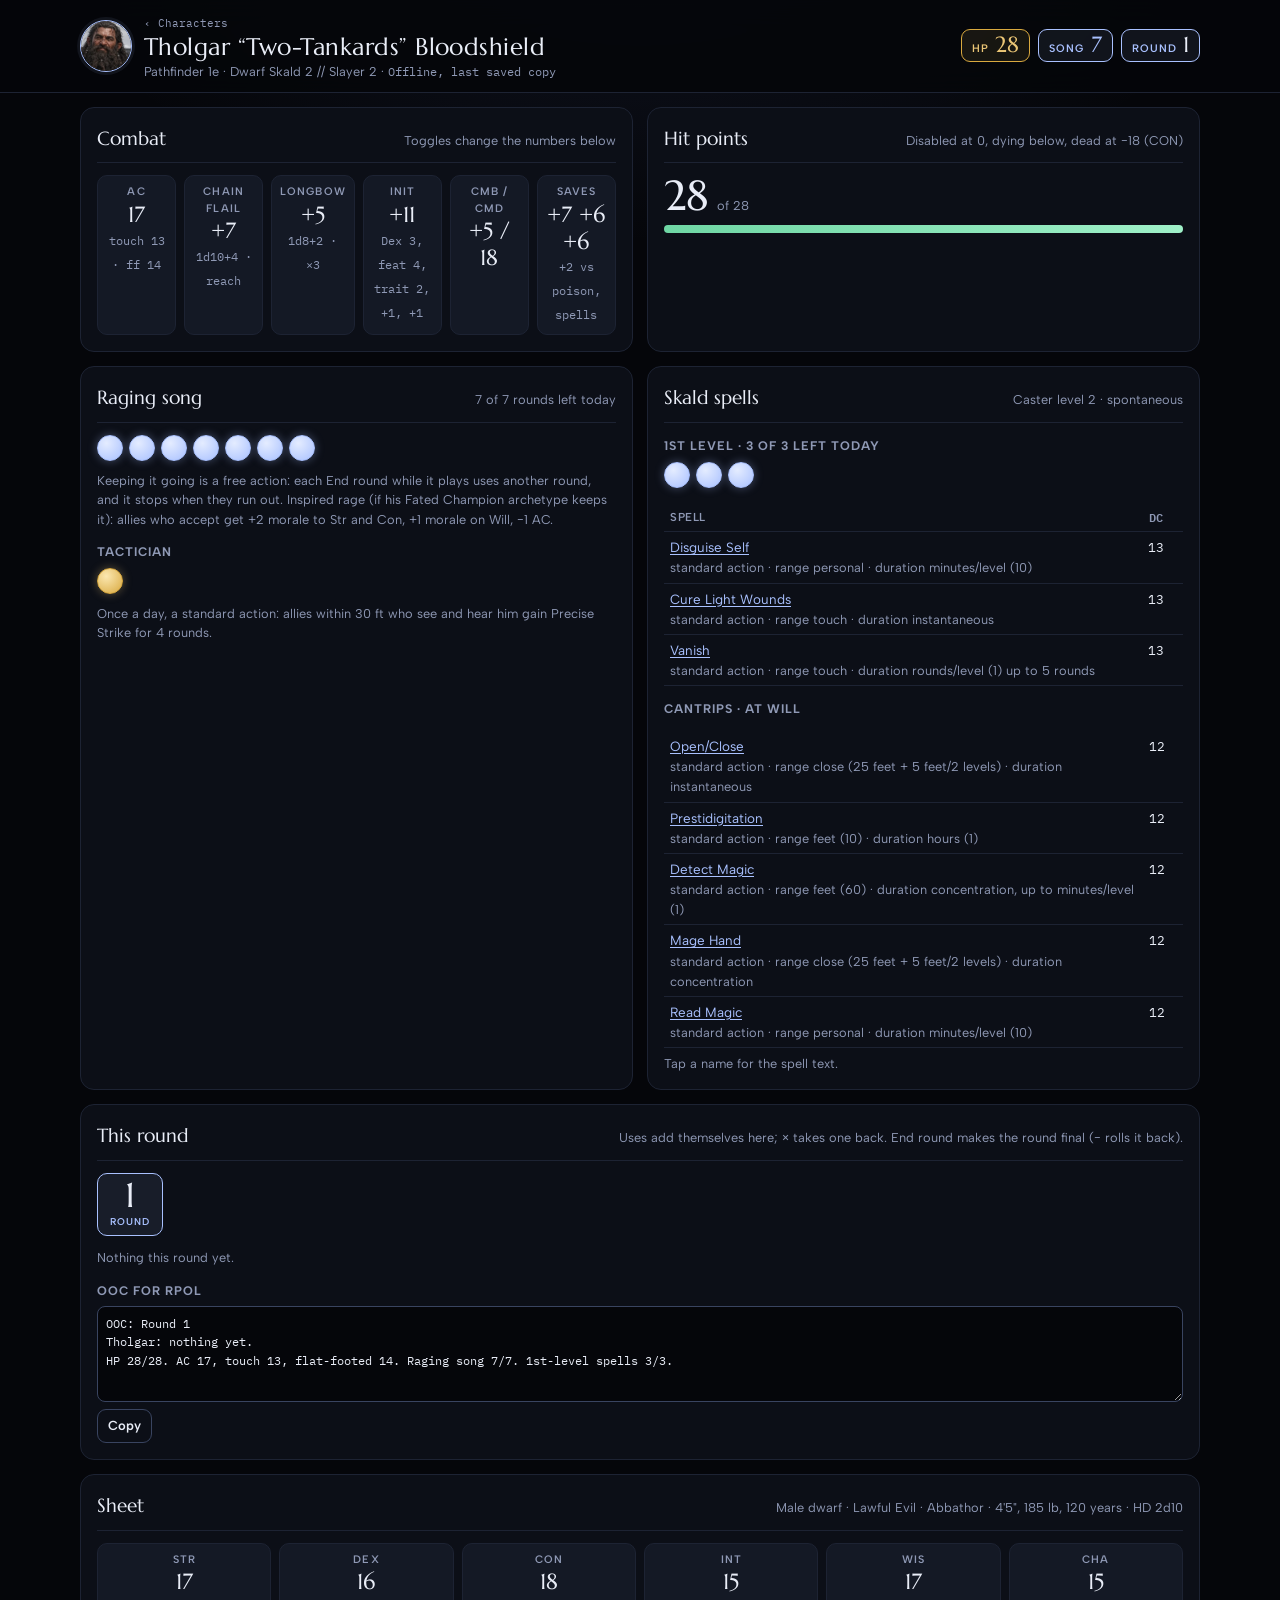
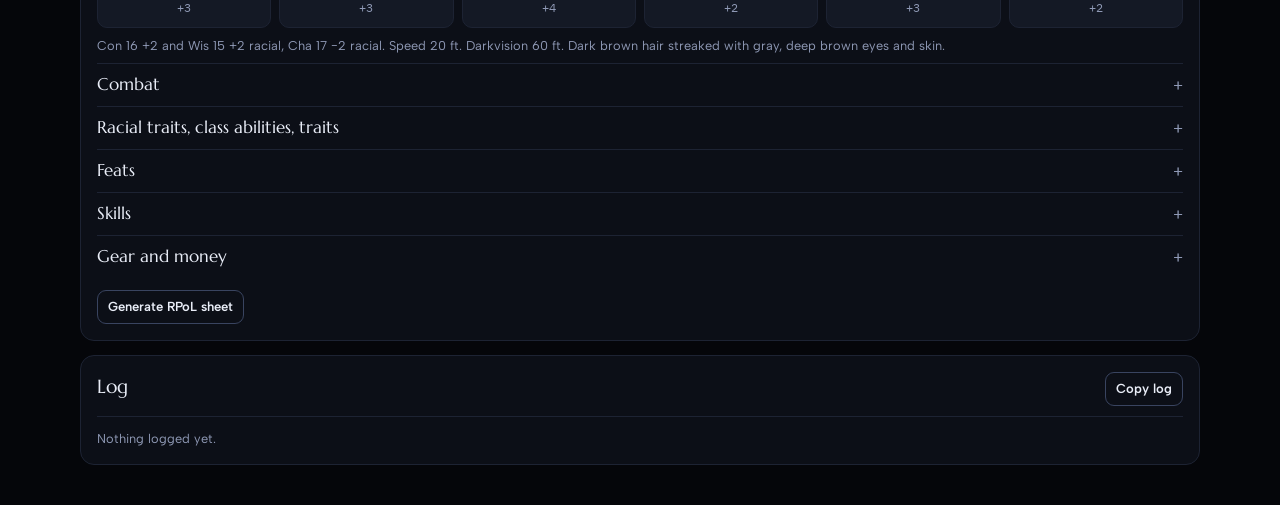
<file: tholgar/index.html>
<!doctype html>
<html lang="en">
<head>
<meta charset="utf-8">
<meta name="viewport" content="width=device-width, initial-scale=1, viewport-fit=cover">
<meta name="theme-color" content="#05060a">
<meta name="description" content="Tholgar “Two-Tankards” Bloodshield: live Pathfinder 1e Skald // Slayer tracker">
<meta name="apple-mobile-web-app-capable" content="yes">
<meta name="mobile-web-app-capable" content="yes">
<meta name="apple-mobile-web-app-status-bar-style" content="black-translucent">
<meta name="apple-mobile-web-app-title" content="Tholgar">
<link rel="manifest" href="manifest.webmanifest">
<link rel="icon" href="icons/icon.svg" type="image/svg+xml">
<link rel="apple-touch-icon" href="icons/icon-180.png">
<style>html{color-scheme:dark}body{margin:0}img{max-width:100%}[hidden]{display:none!important}</style>
<title>Tholgar Bloodshield Tracker</title>
<link rel="preconnect" href="https://fonts.googleapis.com">
<link rel="preconnect" href="https://fonts.gstatic.com" crossorigin>
<link rel="stylesheet" href="https://fonts.googleapis.com/css2?family=Albert+Sans:wght@400;500;600;700&family=IBM+Plex+Mono:wght@400;500;600&family=Marcellus&display=swap">
<style>
/* Same look as Daerlieth's tracker: black ground, moon-silver accent, gold for raging song. */
:root {
  --bg: #05060a;
  --surface: #0c0f17;
  --surface-2: #141925;
  --line: #1d2333;
  --line-strong: #394460;
  --fg: #e9edf7;
  --muted: #8f99b5;
  --moon: #a9c1ff;
  --moon-ink: #060914;
  --gold: #ebc676;
  --gold-fill: #d9a93f;
  --heat: #ff8f61;
  --good: #6fd6a4;
  --font-display: "Marcellus", "Palatino Linotype", Palatino, Georgia, serif;
  --font-body: "Albert Sans", system-ui, -apple-system, "Segoe UI", sans-serif;
  --font-mono: "IBM Plex Mono", ui-monospace, "SF Mono", Menlo, Consolas, monospace;
  color-scheme: dark;
}
* { box-sizing: border-box; }
body {
  background-color: var(--bg);
  background-image: radial-gradient(ellipse 900px 520px at 50% -120px, rgba(120, 150, 255, 0.10), transparent 70%);
  color: var(--fg);
  font-family: var(--font-body);
  line-height: 1.5;
  padding-inline: 16px;
  padding-block: 0 40px;
}
button, select, input, textarea { font: inherit; color: inherit; }
:focus-visible { outline: 2px solid var(--moon); outline-offset: 2px; }
.num { font-family: var(--font-mono); font-variant-numeric: tabular-nums; }
.wrap { max-width: 1120px; margin-inline: auto; }
a { color: var(--moon); text-underline-offset: 2px; }

/* top bar */
.top { position: sticky; top: env(safe-area-inset-top, 0px); z-index: 5; background: rgba(5, 6, 10, 0.88); -webkit-backdrop-filter: blur(14px); backdrop-filter: blur(14px); border-bottom: 1px solid var(--line); margin-inline: -16px; padding: 10px 16px; }
.top-in { max-width: 1120px; margin-inline: auto; display: flex; flex-wrap: wrap; align-items: center; justify-content: space-between; gap: 10px 20px; }
.ident { display: flex; align-items: center; gap: 12px; min-width: 0; }
.portrait { flex: none; width: 52px; height: 52px; padding: 0; border-radius: 50%; overflow: hidden; border: 1px solid var(--moon); background: var(--surface-2); cursor: zoom-in; box-shadow: 0 0 0 3px rgba(169, 193, 255, 0.08); }
.portrait img { width: 100%; height: 100%; object-fit: cover; display: block; }
h1 { font-family: var(--font-display); font-weight: 400; font-size: 1.5rem; line-height: 1.1; letter-spacing: 0.02em; margin: 0; }
.home { display: inline-block; color: var(--muted); font-family: var(--font-mono); font-size: 0.7rem; text-decoration: none; margin-bottom: 2px; }
.home:hover { color: var(--moon); }
.sub { margin: 2px 0 0; color: var(--muted); font-size: 0.8rem; }
.sub .game { color: var(--moon); text-decoration: none; }
.sub .game:hover { text-decoration: underline; }
.status { font-family: var(--font-mono); font-size: 0.72rem; }
.acct { background: none; border: 0; padding: 0; margin-left: 6px; color: var(--moon); font-family: var(--font-mono); font-size: 0.72rem; text-decoration: underline; text-underline-offset: 2px; cursor: pointer; }
.clock { display: flex; align-items: center; gap: 8px; flex-wrap: wrap; }
.rchip { display: flex; align-items: baseline; gap: 6px; padding: 4px 10px; border: 1px solid var(--moon); border-radius: 9px; background: rgba(169, 193, 255, 0.08); cursor: pointer; }
.rchip b { font-family: var(--font-display); font-weight: 400; font-size: 1.35rem; line-height: 1; color: var(--fg); }
.lbl { font-size: 0.68rem; letter-spacing: 0.1em; text-transform: uppercase; color: var(--muted); font-weight: 600; }
.rchip .lbl { color: var(--moon); }
.ipchip { display: flex; align-items: baseline; gap: 6px; padding: 4px 10px; border: 1px solid var(--gold-fill); border-radius: 9px; background: rgba(235, 198, 118, 0.08); }
.ipchip b { font-family: var(--font-display); font-weight: 400; font-size: 1.35rem; line-height: 1; color: var(--gold); }
.ipchip .lbl { color: var(--gold); }
.pchip { border-color: var(--moon); background: rgba(169, 193, 255, 0.08); }
.pchip b, .pchip .lbl { color: var(--moon); }
.pip.day { border-color: var(--moon); }
.pip.day.on { background: radial-gradient(circle at 35% 30%, #e4ecff, var(--moon)); box-shadow: 0 0 10px rgba(169, 193, 255, 0.35); }
.btn.moon { background: linear-gradient(180deg, #c3d4ff, var(--moon)); border-color: var(--moon); color: var(--moon-ink); }

/* buttons */
.btn { display: inline-flex; align-items: center; justify-content: center; gap: 6px; min-height: 40px; padding: 0 14px; border-radius: 9px; border: 1px solid var(--line-strong); background: var(--surface); color: var(--fg); font-weight: 600; font-size: 0.9rem; cursor: pointer; white-space: nowrap; }
.btn:hover:not(:disabled) { background: var(--surface-2); border-color: var(--moon); }
.btn:disabled { opacity: 0.45; cursor: not-allowed; }
.btn.primary { background: linear-gradient(180deg, #c3d4ff, var(--moon)); border-color: var(--moon); color: var(--moon-ink); box-shadow: 0 0 18px rgba(169, 193, 255, 0.22); }
.btn.gold { background: linear-gradient(180deg, #f3d995, var(--gold-fill)); border-color: var(--gold); color: #1b1404; }
.btn.warn { border-color: var(--heat); color: var(--heat); }
.btn.sm { min-height: 34px; padding: 0 10px; font-size: 0.82rem; }
.row { display: flex; gap: 8px; flex-wrap: wrap; align-items: center; }

/* panels */
main { display: grid; gap: 14px; padding-top: 14px; grid-template-columns: 1fr; }
@media (min-width: 900px) { main { grid-template-columns: 1fr 1fr; } .full { grid-column: 1 / -1; } }
.panel { background: var(--surface); border: 1px solid var(--line); border-radius: 14px; padding: 16px; min-width: 0; }
.ph { display: flex; align-items: baseline; justify-content: space-between; gap: 12px; margin: 0 0 12px; padding-bottom: 10px; border-bottom: 1px solid var(--line); flex-wrap: wrap; }
.panel h2 { font-family: var(--font-display); font-weight: 400; font-size: 1.2rem; margin: 0; }
.panel h3 { font-size: 0.78rem; letter-spacing: 0.08em; text-transform: uppercase; color: var(--muted); margin: 14px 0 6px; }
.hint { color: var(--muted); font-size: 0.8rem; margin: 0; }
.warn-text { color: var(--heat); font-size: 0.82rem; margin: 6px 0 0; }

/* inspiration */
.pips { display: flex; gap: 6px; flex-wrap: wrap; margin: 4px 0 10px; }
.pip { width: 26px; height: 26px; border-radius: 50%; border: 1px solid var(--gold-fill); background: transparent; }
.pip.on { background: radial-gradient(circle at 35% 30%, #fbe7b0, var(--gold-fill)); box-shadow: 0 0 10px rgba(235, 198, 118, 0.35); }
.spend { display: grid; gap: 8px; grid-template-columns: 1fr; }
@media (min-width: 560px) { .spend { grid-template-columns: 1fr 1fr; } }
.opt { border: 1px solid var(--line); border-radius: 10px; padding: 10px; background: var(--surface-2); display: flex; flex-direction: column; gap: 6px; }
.opt b { font-weight: 600; }
.opt .hint { font-size: 0.76rem; }
.opt select, .opt input, .field input, .field select { width: 100%; background: var(--bg); border: 1px solid var(--line-strong); border-radius: 8px; padding: 7px 9px; color: var(--fg); }
.chips { display: flex; gap: 6px; flex-wrap: wrap; }
.chip { font-family: var(--font-mono); font-size: 0.72rem; padding: 2px 8px; border-radius: 99px; border: 1px solid var(--line-strong); color: var(--muted); }
.chip.used { text-decoration: line-through; opacity: 0.6; }
.chip.ok { border-color: var(--good); color: var(--good); }

/* round */
.tclock { display: flex; align-items: center; gap: 8px; flex-wrap: wrap; margin-bottom: 12px; }
.rframe { display: flex; flex-direction: column; align-items: center; justify-content: center; min-width: 64px; padding: 4px 12px 5px; border: 1px solid var(--moon); border-radius: 10px; background: rgba(169, 193, 255, 0.08); }
.rframe b { font-family: var(--font-display); font-weight: 400; font-size: 2.2rem; line-height: 1; }
.rframe .lbl { color: var(--moon); font-size: 0.62rem; margin-top: 2px; }
.rstep { display: flex; flex-direction: column; gap: 3px; }
.rplus { min-width: 40px; min-height: 26px; height: 26px; padding: 0 10px; font-size: 1.2rem; line-height: 1; border-radius: 7px; }
.tclock [data-act="endround"] { margin-left: auto; }
.tlist { list-style: none; margin: 0; padding: 0; display: flex; flex-direction: column; gap: 6px; }
.tlist li { display: flex; gap: 8px; align-items: center; border: 1px solid var(--line); border-radius: 8px; padding: 6px 8px; background: var(--surface-2); font-size: 0.86rem; }
.tlist .tname { flex: 1; min-width: 0; }
.tlist .tx { min-width: 30px; min-height: 30px; padding: 0; }
textarea.ooc { width: 100%; min-height: 96px; background: var(--bg); border: 1px solid var(--line-strong); border-radius: 8px; padding: 8px; font-family: var(--font-mono); font-size: 0.76rem; color: var(--fg); resize: vertical; }

/* hit points */
.hpbig { display: flex; align-items: baseline; gap: 8px; }
.hpbig b { font-family: var(--font-display); font-weight: 400; font-size: 2.6rem; line-height: 1; }
.hpbar { height: 8px; border-radius: 99px; background: var(--surface-2); overflow: hidden; margin: 8px 0; }
.hpbar i { display: block; height: 100%; background: linear-gradient(90deg, var(--good), #9ff0c8); }
.hpbar.low i { background: linear-gradient(90deg, var(--heat), #ffb08f); }
.hpstate { font-size: 0.82rem; color: var(--muted); }
.hpstate.bad { color: var(--heat); }

/* sheet */
.stats { display: grid; grid-template-columns: repeat(3, 1fr); gap: 8px; }
@media (min-width: 560px) { .stats { grid-template-columns: repeat(6, 1fr); } }
.stat { border: 1px solid var(--line); border-radius: 10px; padding: 8px; text-align: center; background: var(--surface-2); }
.stat .lbl { display: block; }
.stat b { font-family: var(--font-display); font-weight: 400; font-size: 1.4rem; display: block; line-height: 1.2; }
.stat small { color: var(--muted); font-family: var(--font-mono); font-size: 0.72rem; }
details.sec { border-top: 1px solid var(--line); padding: 8px 0; }
details.sec > summary { cursor: pointer; font-family: var(--font-display); font-size: 1.08rem; list-style: none; display: flex; justify-content: space-between; align-items: center; }
details.sec > summary::-webkit-details-marker { display: none; }
details.sec > summary::after { content: "+"; color: var(--muted); font-family: var(--font-mono); }
details.sec[open] > summary::after { content: "−"; }
table.t { width: 100%; border-collapse: collapse; font-size: 0.84rem; margin-top: 6px; }
table.t th, table.t td { text-align: left; padding: 5px 6px; border-bottom: 1px solid var(--line); vertical-align: top; }
table.t th { color: var(--muted); font-weight: 600; font-size: 0.72rem; text-transform: uppercase; letter-spacing: 0.05em; }
table.t td.n, table.t th.n { text-align: right; font-family: var(--font-mono); }
.tscroll { overflow-x: auto; }
ul.plain { margin: 6px 0; padding-left: 18px; font-size: 0.86rem; }
ul.plain li { margin: 3px 0; }
pre.txt { white-space: pre-wrap; font-family: var(--font-mono); font-size: 0.74rem; color: var(--fg); background: var(--bg); border: 1px solid var(--line); border-radius: 8px; padding: 10px; margin: 6px 0; max-height: 420px; overflow: auto; }
.stock { display: grid; grid-template-columns: 1fr auto; gap: 6px 10px; align-items: center; font-size: 0.86rem; }
.stock .q { display: flex; align-items: center; gap: 6px; }
.stock .q b { min-width: 2ch; text-align: right; font-family: var(--font-mono); }
.stock .btn { min-height: 30px; min-width: 34px; padding: 0 8px; }

/* log */
.log { list-style: none; margin: 0; padding: 0; max-height: 320px; overflow: auto; font-size: 0.82rem; }
.log li { padding: 4px 0; border-bottom: 1px solid var(--line); }
.log .r { font-family: var(--font-mono); color: var(--muted); margin-right: 8px; }

/* dialogs */
.sheet { position: fixed; inset: 0; z-index: 20; display: grid; place-items: center; padding: 16px; background: rgba(0, 0, 0, 0.7); }
.sheet form { width: 100%; max-width: 360px; max-height: calc(100vh - 32px); overflow: auto; display: flex; flex-direction: column; gap: 12px; background: var(--surface); border: 1px solid var(--line-strong); border-radius: 14px; padding: 20px; }
.sheet form.wide { max-width: 760px; }
.sheet h2 { font-family: var(--font-display); font-weight: 400; font-size: 1.25rem; margin: 0; }
.sheet label { display: flex; flex-direction: column; gap: 4px; font-size: 0.85rem; color: var(--muted); }
.sheet input { background: var(--surface-2); border: 1px solid var(--line-strong); border-radius: 8px; padding: 9px 10px; color: var(--fg); }
.sheet .row { justify-content: flex-end; }
.sheet .err { color: var(--heat); font-size: 0.85rem; margin: 0; min-height: 1.2em; }
.portrait-full { width: 100%; height: auto; max-height: 75vh; object-fit: contain; border-radius: 10px; display: block; }
textarea.rpol { width: 100%; min-height: 50vh; background: var(--bg); border: 1px solid var(--line-strong); border-radius: 8px; padding: 8px; font-family: var(--font-mono); font-size: 0.72rem; color: var(--fg); white-space: pre; }

/* GM view: every editing control hidden */
.ro .edit, .ro [data-act]:not([data-act="copylog"]):not([data-act="rpol"]):not([data-act="ooccopy"]) { display: none !important; }
</style>
</head>
<body>
<div class="top">
  <div class="top-in">
    <div class="ident">
      <button type="button" class="portrait" data-portrait="1" aria-label="Show Tholgar's portrait"><img src="images/tholgar-thumb.webp" alt="" width="52" height="52"></button>
      <div>
        <a class="home" href="../" title="All of Balthazar's characters">‹ Characters</a>
        <h1>Tholgar “Two-Tankards” Bloodshield</h1>
        <p class="sub">Pathfinder 1e · Dwarf Skald 2 // Slayer 2 · <span id="status" class="status" aria-live="polite">Loading</span><button type="button" id="acctBtn" class="acct" hidden></button><button type="button" id="pwBtn" class="acct" hidden>Change password</button></p>
      </div>
    </div>
    <div class="clock">
      <span class="ipchip" title="Hit points"><span class="lbl">HP</span><b id="hpTop" class="num">28</b></span>
      <span class="ipchip pchip" title="Raging song rounds left today"><span class="lbl">Song</span><b id="songTop" class="num">7</b></span>
      <button type="button" class="rchip" data-goturn="1" aria-label="Round, go to This round"><span class="lbl">Round</span><b id="roundTop" class="num">1</b></button>
      <button class="btn" id="dayBtn" data-act="newday" title="After a night's rest: spell slots, raging song rounds and Tactician come back, and he heals 2 hit points.">New day</button>
    </div>
  </div>
</div>

<div class="wrap">
<main>
  <section class="panel" id="pCombat"></section>
  <section class="panel" id="pHp"></section>
  <section class="panel" id="pSong"></section>
  <section class="panel" id="pSpells"></section>
  <section class="panel full" id="pTurn"></section>
  <section class="panel full" id="pSheet"></section>
  <section class="panel full" id="pLog"></section>
</main>
</div>

<div class="sheet" id="signin" hidden>
  <form id="signinForm" autocomplete="on">
    <h2>Sign in to edit</h2>
    <label id="siEmailRow">Email<input id="siEmail" type="email" autocomplete="username" required></label>
    <p class="sub" id="siAs" hidden>Signing in as <span id="siAsEmail"></span> · <button type="button" class="acct" id="siOther">use another email</button></p>
    <label>Password<input id="siPass" type="password" autocomplete="current-password" required></label>
    <p class="err" id="siErr" aria-live="polite"></p>
    <div class="row"><button type="button" class="acct" id="siForgot" style="margin-right:auto">Forgot password?</button><button type="button" class="btn" id="siCancel">Cancel</button><button type="submit" class="btn primary" id="siGo">Sign in</button></div>
  </form>
</div>
<div class="sheet" id="rsSheet" hidden>
  <form id="rsForm" autocomplete="on">
    <h2>Set a new password</h2>
    <input type="text" id="rsUser" autocomplete="username" hidden>
    <p class="sub" id="rsFor"></p>
    <label>New password<input id="rsNew" type="password" autocomplete="new-password" minlength="6" required></label>
    <label>New password again<input id="rsNew2" type="password" autocomplete="new-password" minlength="6" required></label>
    <p class="err" id="rsErr" aria-live="polite"></p>
    <div class="row"><button type="button" class="btn" id="rsCancel">Cancel</button><button type="submit" class="btn primary" id="rsGo">Save password</button></div>
  </form>
</div>
<div class="sheet" id="pwSheet" hidden>
  <form id="pwForm" autocomplete="on">
    <h2>Change password</h2>
    <input type="text" id="pwUser" autocomplete="username" hidden>
    <label>Current password<input id="pwOld" type="password" autocomplete="current-password" required></label>
    <label>New password<input id="pwNew" type="password" autocomplete="new-password" minlength="6" required></label>
    <label>New password again<input id="pwNew2" type="password" autocomplete="new-password" minlength="6" required></label>
    <p class="err" id="pwErr" aria-live="polite"></p>
    <div class="row"><button type="button" class="btn" id="pwCancel">Cancel</button><button type="submit" class="btn primary" id="pwGo">Change</button></div>
  </form>
</div>
<div class="sheet" id="helpSheet" hidden>
  <form id="helpForm">
    <h2 id="helpTitle"></h2>
    <div id="helpBody"></div>
    <div class="row"><button type="submit" class="btn primary">Close</button></div>
  </form>
</div>


<script src="config.js"></script>
<script src="vendor/firebase-app-compat.js"></script>
<script src="vendor/firebase-auth-compat.js"></script>
<script src="vendor/firebase-firestore-compat.js"></script>
<script>
(function () {
  "use strict";
  var $ = function (id) { return document.getElementById(id); };
  var esc = function (s) { return String(s == null ? "" : s).replace(/[&<>"']/g, function (c) { return { "&": "&amp;", "<": "&lt;", ">": "&gt;", '"': "&quot;", "'": "&#39;" }[c]; }); };
  var sg = function (n) { return (n >= 0 ? "+" : "") + n; };

  /* ---------- Tholgar, dwarf gestalt Skald (Fated Champion) 2 // Slayer (Vanguard) 2, Pathfinder 1e, from his sheet ---------- */
  var LEVEL = 2, HP_BASE = 28, BAB = 2;
  var AB = { str: 17, dex: 16, con: 18, int: 15, wis: 17, cha: 15 };
  var mod = function (v) { return Math.floor((v - 10) / 2); };
  var SONG_MAX = 7; /* 3 + Cha 2 + 2 for 2nd level */
  var SLOTS1 = 3; /* 1st-level skald spells a day (2 + 1 bonus for Cha) */
  var TACT_ROUNDS = 3 + Math.floor(LEVEL / 2); /* Tactician: 3 rounds + 1 per 2 levels */
  var CL = 2, DC = function (l) { return 10 + l + 2; };
  var CANTRIPS = ["Open/Close", "Prestidigitation", "Detect Magic", "Mage Hand", "Read Magic"];
  var SPELLS1 = ["Disguise Self", "Cure Light Wounds", "Vanish"];
  /* skills as on his sheet: [name, total, ranks, note] (armor check penalty −1 included) */
  var SKILLS = [["Acrobatics", 2, 0, ""], ["Appraise", 7, 1, "+2 racial on precious metals and gems (Greed)"], ["Bluff", 6, 1, ""], ["Climb", 2, 0, ""],
    ["Craft (any)", 2, 0, ""], ["Diplomacy", 2, 0, "or Perform (Oratory) +6 (Versatile Performance)"], ["Disable Device", 7, 1, "trained only"], ["Disguise", 6, 1, ""],
    ["Escape Artist", 2, 0, ""], ["Fly", 2, 0, ""], ["Heal", 3, 0, ""], ["Intimidate", 6, 1, ""], ["Knowledge (arcana)", 7, 1, ""], ["Knowledge (dungeoneering)", 7, 1, ""],
    ["Knowledge (engineering)", 3, 0, "untrained (Bardic Knowledge)"], ["Knowledge (geography)", 3, 0, "untrained (Bardic Knowledge)"], ["Knowledge (history)", 7, 1, ""],
    ["Knowledge (local)", 3, 0, "untrained (Bardic Knowledge)"], ["Knowledge (nature)", 7, 1, ""], ["Knowledge (nobility)", 3, 0, "untrained (Bardic Knowledge)"],
    ["Knowledge (planes)", 3, 0, "untrained (Bardic Knowledge)"], ["Knowledge (religion)", 7, 1, ""], ["Perception", 9, 2, ""], ["Perform (oratory)", 6, 1, ""], ["Ride", 2, 0, ""],
    ["Sense Motive", 3, 0, "or Perform (Oratory) +6 (Versatile Performance)"], ["Spellcraft", 6, 1, "trained only"], ["Stealth", 6, 1, ""], ["Survival", 8, 2, ""], ["Swim", 2, 0, ""],
    ["Use Magic Device", 6, 1, "trained only"]];
  var STUDY_SKILLS = /Bluff|Knowledge|Perception|Sense Motive|Survival/;
  var FEATS = [["Weapon Focus (dwarven chain flail)", "1st", "+1 on attack rolls with the chain flail."], ["Improved Initiative", "1st", "+4 on initiative checks."],
    ["Scribe Scroll", "Skald bonus feat", "Can scribe scrolls of spells he knows."], ["Precise Strike", "Vanguard's Tactician (teamwork)", "+1d6 precision damage on melee hits while flanking with an ally who also has Precise Strike."]];
  var TRAITS = [["Reactionary (combat)", "+2 on initiative."], ["Vagabond Child (regional, urban)", "Disable Device is a class skill; +1 trait bonus on it."], ["Eyes on the Dragon Hoard (campaign)", "+1 trait bonus on Appraise and Perception."]];
  var RACIAL = [["Dwarf", "+2 Con, +2 Wis, −2 Cha. Medium humanoid (dwarf). Speed 20 ft, never reduced by armor or encumbrance. Darkvision 60 ft."],
    ["Hardy", "+2 racial bonus on saves against poison, spells and spell-like abilities."], ["Greed", "+2 racial bonus on Appraise to price non-magical goods with precious metals or gems."],
    ["Treasure Sense", "Works as scent, but only for precious metals (copper, silver, gold) and creatures made of them. Replaces stability and stonecunning."],
    ["Deep Tradition", "+1 on melee attack rolls and +1 AC against attacks of opportunity from drow, duergar, aberrations, giants and orcs. Replaces defensive training and hatred."],
    ["Weapon Familiarity", "Battleaxes, heavy picks and warhammers; weapons with “dwarven” in the name are martial."], ["Languages", "Common, Dwarven, Giant, Undercommon."]];
  var CLASS = [
    ["Studied Target (slayer)", "Move action: +1 on attack and damage and on Bluff, Knowledge, Perception, Sense Motive and Survival against one opponent; his class DCs against it +1. One target at a time, until it dies or he studies another. After sneak attack damage he can study that target as an immediate action."],
    ["Lookout (vanguard)", "+½ his slayer level (+1) on initiative. Replaces track."],
    ["Tactician (vanguard)", "Once a day, a standard action: allies within 30 ft who can see and hear him gain one of his teamwork feats (Precise Strike) for " + TACT_ROUNDS + " rounds, prerequisites waived. Replaces the 2nd-level slayer talent."],
    ["Bardic Knowledge (skald)", "+½ skald level (+1) on all Knowledge checks; all Knowledge checks untrained."],
    ["Raging Song (skald)", SONG_MAX + " rounds a day. Starting is a standard action; keeping it going is a free action each round. Can't be disrupted; ends if he is killed, paralyzed, stunned, knocked out or can't take the free action. Audible only; allies must hear it, and each ally chooses at the start of its turn whether to accept it. Counts as bardic performance; he can learn bard masterpieces."],
    ["Versatile Performance (skald)", "Perform (Oratory) +6 in place of Diplomacy and Sense Motive."],
    ["Watcher of the Weave (Fated Champion)", "Insight bonus on initiative equal to ½ his skald level (+1). Replaces well-versed."],
    ["Spells (skald)", "Spontaneous, caster level " + CL + ", Cha-based: DC 12 for cantrips, 13 for 1st level. No arcane spell failure in light or medium armor."]
  ];
  var STOCK = [["arrows", "Arrows", 20, ""], ["rations", "Rations (days)", 6, ""]];

  /* ---------- state ---------- */
  var KEY = "tholgar-tracker-v1", UNDO_MAX = 20, LOG_MAX = 500;
  function fresh() {
    var st = {}; STOCK.forEach(function (x) { st[x[0]] = x[2]; });
    return { v: 1, round: 1, hp: HP_BASE, song: SONG_MAX, songOn: false, slots: SLOTS1, tact: 1, tactLeft: 0, gold: 13, target: "", stock: st, cond: {}, turn: [], prevOoc: "", undo: [], log: [] };
  }
  function normalize(s) {
    var f = fresh();
    s = s && typeof s === "object" ? s : {};
    Object.keys(f).forEach(function (k) { if (s[k] == null || typeof s[k] !== typeof f[k] || Array.isArray(f[k]) !== Array.isArray(s[k])) s[k] = f[k]; });
    STOCK.forEach(function (x) { if (typeof s.stock[x[0]] !== "number") s.stock[x[0]] = x[2]; });
    return s;
  }
  var state = fresh(), readOnly = false, roLabel = "", dirty = false, saveTimer = null;
  var ui = { dayArmed: false, clearArmed: false, custom: "", target: "" };

  function log(t) { state.log.unshift({ r: state.round, t: t }); state.log = state.log.slice(0, LOG_MAX); }
  var NUMS = ["hp", "song", "slots", "tact", "tactLeft"];
  function mutate(fn) {
    if (readOnly) return;
    var pre = { songOn: state.songOn, stock: JSON.stringify(state.stock), turn: state.turn, n: state.turn.length };
    NUMS.forEach(function (k) { pre[k] = state[k]; });
    fn(state);
    if (state.turn === pre.turn && state.turn.length > pre.n) {
      var e = state.turn[state.turn.length - 1], f = {};
      NUMS.forEach(function (k) { if (state[k] !== pre[k]) (f.d = f.d || {})[k] = state[k] - pre[k]; });
      if (state.songOn !== pre.songOn) f.songOn = pre.songOn;
      if (JSON.stringify(state.stock) !== pre.stock) { var a = JSON.parse(pre.stock); f.stock = {}; Object.keys(state.stock).forEach(function (k) { if (a[k] !== state.stock[k]) f.stock[k] = state.stock[k] - a[k]; }); }
      if (Object.keys(f).length) e.eff = f;
    }
    render();
    scheduleSave();
  }
  function undoAction(s, e) {
    var f = e.eff || {};
    Object.keys(f.d || {}).forEach(function (k) { s[k] -= f.d[k]; });
    if ("songOn" in f) s.songOn = f.songOn;
    Object.keys(f.stock || {}).forEach(function (k) { s.stock[k] -= f.stock[k]; });
    log("Took back: " + e.name);
  }
  function act(name, note) { state.turn.push({ id: "t" + Date.now().toString(36) + Math.random().toString(36).slice(2, 5), name: name, note: note || "" }); }
  function snap(s) { var c = JSON.parse(JSON.stringify(s)); delete c.undo; delete c.log; return c; }

  /* ---------- derived numbers ---------- */
  function d() {
    var c = state.cond, rage = state.songOn && c.selfSong; /* inspired rage on himself: +2 Str and Con, +1 Will, −1 AC */
    var str = AB.str + (rage ? 2 : 0), con = AB.con + (rage ? 2 : 0), sm = mod(str), cm = mod(con), stud = state.target ? 1 : 0;
    var def = c.def === "fight" ? 2 : c.def === "total" ? 4 : 0;
    var atkMisc = (c.def === "fight" ? -4 : 0) + stud;
    var flail = BAB + sm + 1 + 1 + atkMisc + (c.flank ? 2 : 0) + (c.deep ? 1 : 0) + (c.charge ? 2 : 0);
    var bow = BAB + mod(AB.dex) + atkMisc;
    var hpMax = HP_BASE + (cm - mod(AB.con)) * LEVEL;
    return {
      ac: 17 + def - (c.charge ? 2 : 0) - (rage ? 1 : 0), touch: 13 + def - (c.charge ? 2 : 0) - (rage ? 1 : 0), ff: 14 - (c.charge ? 2 : 0) - (rage ? 1 : 0),
      init: 11, fort: 3 + cm, ref: 6, will: 6 + (rage ? 1 : 0), cmb: BAB + sm, cmd: 10 + BAB + sm + mod(AB.dex),
      flail: flail, flailDmg: "1d10" + sg(Math.floor(1.5 * sm) + stud), bow: bow, bowDmg: "1d8" + sg(Math.min(sm, 2) + stud),
      prec: !!(c.flank && (c.precAlly || state.tactLeft > 0)), rage: rage, hpMax: hpMax, dead: con, noAtk: c.def === "total"
    };
  }
  function hpState(hp, D) {
    if (hp <= -D.dead) return ["Dead", true];
    if (hp < 0) return ["Dying: loses 1 hp a round unless he makes a DC 10 Con check (penalty equal to his negative hp) or is stabilized", true];
    if (hp === 0) return ["Disabled: one move or standard action a round; a standard action costs 1 hp", true];
    return [hp <= D.hpMax / 4 ? "Badly hurt" : "", hp <= D.hpMax / 4];
  }

  /* ---------- render ---------- */
  function render() {
    var D = d();
    $("hpTop").textContent = state.hp;
    $("songTop").textContent = state.song + (state.songOn ? "♪" : "");
    $("roundTop").textContent = state.round;
    $("dayBtn").textContent = ui.dayArmed ? "Confirm new day" : "New day";
    $("dayBtn").classList.toggle("warn", ui.dayArmed);
    renderCombat(D); renderHp(D); renderSong(); renderSpells(); renderTurn(D); renderSheet(D); renderLog();
  }
  function tog(key, label, on, hint) { return '<button type="button" class="btn sm' + (on ? " primary" : "") + '" data-act="cond" data-k="' + key + '" aria-pressed="' + !!on + '" title="' + esc(hint || "") + '">' + label + "</button>"; }
  function renderCombat(D) {
    var c = state.cond, fs = "background:var(--bg);border:1px solid var(--line-strong);border-radius:8px;padding:7px 9px";
    $("pCombat").innerHTML = '<div class="ph"><h2>Combat</h2><span class="hint">Toggles change the numbers below</span></div>' +
      '<div class="stats">' +
        '<div class="stat"><span class="lbl">AC</span><b class="num">' + D.ac + "</b><small>touch " + D.touch + " · ff " + D.ff + "</small></div>" +
        '<div class="stat"><span class="lbl">Chain flail</span><b class="num">' + (D.noAtk ? "—" : sg(D.flail)) + "</b><small>" + D.flailDmg + (D.prec ? " +1d6" : "") + " · reach</small></div>" +
        '<div class="stat"><span class="lbl">Longbow</span><b class="num">' + (D.noAtk ? "—" : sg(D.bow)) + "</b><small>" + D.bowDmg + " · ×3</small></div>" +
        '<div class="stat"><span class="lbl">Init</span><b class="num">' + sg(D.init) + "</b><small>Dex 3, feat 4, trait 2, +1, +1</small></div>" +
        '<div class="stat"><span class="lbl">CMB / CMD</span><b class="num">' + sg(D.cmb) + " / " + D.cmd + "</b><small></small></div>" +
        '<div class="stat"><span class="lbl">Saves</span><b class="num">' + sg(D.fort) + " " + sg(D.ref) + " " + sg(D.will) + "</b><small>+2 vs poison, spells</small></div></div>" +
      (state.target ? '<p class="hint" style="margin-top:8px">Studied target: <b>' + esc(state.target) + "</b> (+1 attack and damage; +1 Bluff, Knowledge, Perception, Sense Motive, Survival against it).</p>" : "") +
      (D.prec ? '<p class="hint" style="margin-top:4px">Precise Strike: +1d6 precision damage on each melee hit.</p>' : "") +
      '<div class="row edit" style="margin-top:10px"><input type="text" data-ui="target" maxlength="40" placeholder="Study a target (move action)" value="' + esc(ui.target) + '" style="flex:1;min-width:160px;' + fs + '">' +
        '<button class="btn sm" data-act="study">Study</button>' + (state.target ? '<button class="btn sm" data-act="unstudy">Clear</button>' : "") + "</div>" +
      '<div class="row edit" style="margin-top:8px">' + tog("flank", "Flanking", c.flank, "+2 melee attack") +
        tog("precAlly", "Ally has Precise Strike", c.precAlly, "While flanking with this ally: +1d6 precision on melee hits") +
        tog("charge", "Charging", c.charge, "+2 attack, −2 AC") + tog("deep", "vs drow/duergar/aberration/giant/orc", c.deep, "Deep Tradition: +1 melee attack, +1 AC vs their attacks of opportunity") + "</div>" +
      '<div class="row edit" style="margin-top:6px"><span class="hint">Defense:</span>' + tog("def:", "Normal", !c.def, "") + tog("def:fight", "Fighting defensively", c.def === "fight", "−4 attack, +2 dodge AC") +
        tog("def:total", "Total defense", c.def === "total", "+4 dodge AC, no attacks") + "</div>";
  }
  function renderHp(D) {
    var hp = state.hp, st = hpState(hp, D), pct = Math.max(0, Math.min(100, Math.round(hp / D.hpMax * 100)));
    var b = function (n) { return '<button class="btn sm" data-act="hp" data-d="' + n + '">' + (n > 0 ? "+" : "−") + Math.abs(n) + "</button>"; };
    $("pHp").innerHTML = '<div class="ph"><h2>Hit points</h2><span class="hint">Disabled at 0, dying below, dead at −' + D.dead + " (CON)</span></div>" +
      '<div class="hpbig"><b class="num">' + hp + '</b><span class="hint">of ' + D.hpMax + (D.rage ? " (song: CON +2)" : "") + "</span></div>" +
      '<div class="hpbar' + (st[1] ? " low" : "") + '"><i style="width:' + pct + '%"></i></div>' +
      (st[0] ? '<p class="hpstate' + (st[1] ? " bad" : "") + '">' + st[0] + "</p>" : "") +
      '<div class="row edit">' + b(-10) + b(-5) + b(-1) + b(1) + b(5) + b(10) + "</div>" +
      '<div class="row edit" style="margin-top:8px"><input type="text" inputmode="numeric" id="hpAmt" maxlength="3" placeholder="Amount" style="width:90px;background:var(--bg);border:1px solid var(--line-strong);border-radius:8px;padding:7px 9px">' +
      '<button class="btn sm" data-act="hpamt" data-s="-1">Damage</button><button class="btn sm" data-act="hpamt" data-s="1">Heal</button></div>';
  }
  function renderSong() {
    var pips = "";
    for (var i = 0; i < SONG_MAX; i++) pips += '<span class="pip day' + (i < state.song ? " on" : "") + '"></span>';
    var t = "";
    for (var j = 0; j < 1; j++) t += '<span class="pip' + (j < state.tact ? " on" : "") + '"></span>';
    $("pSong").innerHTML = '<div class="ph"><h2>Raging song</h2><span class="hint">' + state.song + " of " + SONG_MAX + " rounds left today" + (state.songOn ? " · <b>playing</b>" : "") + "</span></div>" +
      '<div class="pips">' + pips + "</div>" +
      '<div class="row edit">' + (state.songOn ? '<button class="btn sm" data-act="songstop">Stop the song</button>' : '<button class="btn sm moon" data-act="songstart"' + (state.song < 1 ? " disabled" : "") + ">Start (standard action)</button>") +
        '<button class="btn sm" data-act="songset" data-d="-1"' + (state.song < 1 ? " disabled" : "") + '>−1</button><button class="btn sm" data-act="songset" data-d="1"' + (state.song >= SONG_MAX ? " disabled" : "") + ">+1</button>" +
        tog("selfSong", "He takes the song too", state.cond.selfSong, "Inspired rage on himself: +2 Str and Con, +1 Will, −1 AC") + "</div>" +
      '<p class="hint" style="margin-top:6px">Keeping it going is a free action: each End round while it plays uses another round, and it stops when they run out. Inspired rage (if his Fated Champion archetype keeps it): allies who accept get +2 morale to Str and Con, +1 morale on Will, −1 AC.</p>' +
      '<h3>Tactician</h3><div class="pips">' + t + "</div>" +
      '<p class="hint">' + (state.tactLeft ? "<b>Allies have Precise Strike: " + state.tactLeft + " rounds left.</b> " : "") + "Once a day, a standard action: allies within 30 ft who see and hear him gain Precise Strike for " + TACT_ROUNDS + " rounds.</p>" +
      '<div class="row edit" style="margin-top:6px"><button class="btn sm moon" data-act="tact"' + (state.tact < 1 ? " disabled" : "") + ">Use Tactician</button></div>";
  }
  function renderSpells() {
    var row = function (n, l) {
      var sp = libFind(n);
      return '<tr><td><a href="#" data-spell="' + esc(n) + '">' + esc(n) + "</a>" + (sp ? '<br><span class="hint">' + esc([sp.ct, sp.rg && "range " + sp.rg, sp.du && "duration " + sp.du].filter(Boolean).join(" · ")) + "</span>" : "") +
        '</td><td class="n">' + DC(l) + '</td><td><button class="btn sm' + (l ? " moon" : "") + '" data-act="cast" data-n="' + esc(n) + '" data-l="' + l + '"' + (l && state.slots < 1 ? " disabled" : "") + ">Cast</button></td></tr>";
    };
    var p = ""; for (var i = 0; i < SLOTS1; i++) p += '<span class="pip day' + (i < state.slots ? " on" : "") + '"></span>';
    $("pSpells").innerHTML = '<div class="ph"><h2>Skald spells</h2><span class="hint">Caster level ' + CL + " · spontaneous</span></div>" +
      "<h3>1st level · " + state.slots + " of " + SLOTS1 + ' left today</h3><div class="pips">' + p + "</div>" +
      '<div class="tscroll"><table class="t"><tr><th>Spell</th><th class="n">DC</th><th></th></tr>' + SPELLS1.map(function (n) { return row(n, 1); }).join("") + "</table></div>" +
      '<div class="row edit" style="margin-top:6px"><button class="btn sm" data-act="slot" data-d="-1"' + (state.slots < 1 ? " disabled" : "") + '>−1 slot</button><button class="btn sm" data-act="slot" data-d="1"' + (state.slots >= SLOTS1 ? " disabled" : "") + ">+1 slot</button></div>" +
      '<h3>Cantrips · at will</h3><div class="tscroll"><table class="t">' + CANTRIPS.map(function (n) { return row(n, 0); }).join("") + "</table></div>" +
      '<p class="hint" style="margin-top:6px">Tap a name for the spell text.</p>';
  }
  function renderTurn(D) {
    $("pTurn").innerHTML = '<div class="ph"><h2>This round</h2><span class="hint">Uses add themselves here; × takes one back. End round makes the round final (− rolls it back).</span></div>' +
      '<div class="tclock"><div class="rframe"><b class="num">' + state.round + '</b><span class="lbl">Round</span></div>' +
      '<div class="rstep"><button class="btn rplus" data-act="roundplus" aria-label="Next round (no actions)">+</button>' +
      '<button class="btn rplus" data-act="roundminus"' + (state.undo.length ? "" : " disabled") + ' aria-label="Undo the last round">−</button></div>' +
      '<button class="btn sm" data-act="reset">Reset</button><button class="btn primary" data-act="endround">End round</button></div>' +
      (state.turn.length ? '<ul class="tlist">' + state.turn.map(function (e) {
        return '<li><span class="tname">' + esc(e.name) + (e.note ? ' <span class="hint">' + esc(e.note) + "</span>" : "") + '</span><button class="btn sm tx" data-act="turnrm" data-id="' + e.id + '" aria-label="Take back">×</button></li>';
      }).join("") + "</ul>" : '<p class="hint">Nothing this round yet.</p>') +
      '<div class="row edit" style="margin-top:10px">' +
        '<button class="btn sm" data-act="quick" data-n="Attack with the chain flail" data-x="' + sg(D.flail) + ", " + D.flailDmg + (D.prec ? " +1d6" : "") + '">Flail attack</button>' +
        '<button class="btn sm" data-act="quick" data-n="Shoot the longbow" data-x="' + sg(D.bow) + ", " + D.bowDmg + '">Longbow</button>' +
        '<button class="btn sm" data-act="quick" data-n="Move">Move</button><button class="btn sm" data-act="quick" data-n="Trip with the chain flail" data-x="CMB ' + sg(D.cmb + 1 + 1) + '">Trip</button></div>' +
      '<div class="row edit" style="margin-top:8px"><input type="text" data-ui="custom" maxlength="80" placeholder="Another action" value="' + esc(ui.custom) + '" style="flex:1;min-width:200px;background:var(--bg);border:1px solid var(--line-strong);border-radius:8px;padding:8px 10px">' +
      '<button class="btn sm" data-act="custom">Add</button></div>' +
      '<h3>OOC for RPoL</h3><textarea class="ooc" readonly>' + esc(oocText()) + '</textarea><div class="row"><button class="btn sm" data-act="ooccopy">Copy</button></div>' +
      (state.prevOoc ? '<details class="sec"><summary>Last round</summary><pre class="txt">' + esc(state.prevOoc) + "</pre></details>" : "");
  }
  function oocText() {
    var D = d();
    return "OOC: Round " + state.round + "\nTholgar: " + (state.turn.length ? state.turn.map(function (e) { return e.name + (e.note ? " (" + e.note + ")" : ""); }).join("; ") : "nothing yet") + ".\n" +
      "HP " + state.hp + "/" + D.hpMax + ". AC " + D.ac + ", touch " + D.touch + ", flat-footed " + D.ff + ". Raging song " + state.song + "/" + SONG_MAX + (state.songOn ? " (playing)" : "") +
      ". 1st-level spells " + state.slots + "/" + SLOTS1 + "." + (state.target ? " Studied target: " + state.target + "." : "") + (state.tactLeft ? " Allies have Precise Strike (" + state.tactLeft + " rounds)." : "");
  }
  function renderSheet(D) {
    var open = {};
    document.querySelectorAll("#pSheet details[data-sec]").forEach(function (x) { open[x.getAttribute("data-sec")] = x.open; });
    var sec = function (id, title, body) { return '<details class="sec" data-sec="' + id + '"' + (open[id] ? " open" : "") + "><summary>" + title + "</summary>" + body + "</details>"; };
    var stat = function (l, v, s) { return '<div class="stat"><span class="lbl">' + l + '</span><b class="num">' + v + "</b>" + (s ? "<small>" + s + "</small>" : "") + "</div>"; };
    var li = function (r) { return "<li><b>" + esc(r[0]) + ".</b> " + esc(r[1]) + "</li>"; };
    var h = '<div class="ph"><h2>Sheet</h2><span class="hint">Male dwarf · Lawful Evil · Abbathor · 4\'5", 185 lb, 120 years · HD 2d10</span></div>' +
      '<div class="stats">' + ["str", "dex", "con", "int", "wis", "cha"].map(function (k) { return stat(k.toUpperCase(), AB[k], sg(mod(AB[k]))); }).join("") + "</div>" +
      '<p class="hint" style="margin:8px 0">Con 16 +2 and Wis 15 +2 racial, Cha 17 −2 racial. Speed 20 ft. Darkvision 60 ft. Dark brown hair streaked with gray, deep brown eyes and skin.</p>';
    h += sec("combat", "Combat", '<div class="tscroll"><table class="t">' +
      "<tr><th>AC</th><td>17 = 10 + 4 masterwork chain shirt + 3 Dex; touch 13; flat-footed 14. Fighting defensively +2 (−4 to hit), total defense +4.</td></tr>" +
      "<tr><th>Initiative</th><td>+11 = Dex 3 + Improved Initiative 4 + Reactionary 2 + Watcher of the Weave 1 (insight) + Lookout 1</td></tr>" +
      "<tr><th>Saves</th><td>Fort +7 = 3 + 4 Con; Ref +6 = 3 + 3 Dex; Will +6 = 3 + 3 Wis (gestalt: best of both). +2 vs poison, spells and spell-like abilities (Hardy).</td></tr>" +
      "<tr><th>Melee / Ranged</th><td>+5 (BAB 2, Str 3) / +5 (BAB 2, Dex 3). CMB +5, CMD 18.</td></tr>" +
      "<tr><th>Dwarven chain flail</th><td>Masterwork, Weapon Focus: +7, 1d10+4 (two-handed), ×2, bludgeoning, reach 10 ft (5 ft as marked on his sheet), 15 lb.</td></tr>" +
      "<tr><th>Composite longbow</th><td>(Str +2): +5, 1d8+2, ×3, 110 ft, piercing, 3 lb; 20 arrows.</td></tr>" +
      "<tr><th>Armor</th><td>Masterwork chain shirt: light, +4, max Dex +4, check penalty −1, 25 lb. Skald spells have no spell failure in light armor.</td></tr></table></div>");
    h += sec("abil", "Racial traits, class abilities, traits", "<h3>Dwarf</h3><ul class=\"plain\">" + RACIAL.map(li).join("") + "</ul><h3>Skald 2 (Fated Champion) // Slayer 2 (Vanguard)</h3><ul class=\"plain\">" + CLASS.map(li).join("") + "</ul><h3>Traits</h3><ul class=\"plain\">" + TRAITS.map(li).join("") + "</ul>");
    h += sec("feats", "Feats", '<ul class="plain">' + FEATS.map(function (f) { return "<li><b>" + esc(f[0]) + "</b> <span class=\"hint\">" + esc(f[1]) + "</span>: " + esc(f[2]) + "</li>"; }).join("") + "</ul>" +
      '<p class="hint">Possible feat at 3rd level: Street Smart.</p>');
    h += sec("skills", "Skills", '<p class="hint">18 ranks (8 + 1 favored class a level). Armor check penalty −1 counted.' + (state.target ? " Studied target adds +1 to the marked skills against " + esc(state.target) + "." : "") + '</p><div class="tscroll"><table class="t"><tr><th>Skill</th><th class="n">Ranks</th><th class="n">Total</th><th>Note</th></tr>' +
      SKILLS.map(function (s) { var t = s[1] + (state.target && STUDY_SKILLS.test(s[0]) ? 1 : 0); return "<tr><td>" + esc(s[0]) + '</td><td class="n">' + (s[2] || "") + '</td><td class="n"><b>' + sg(t) + "</b></td><td class=\"hint\">" + esc(s[3]) + "</td></tr>"; }).join("") + "</table></div>");
    h += sec("gear", "Gear and money", '<pre class="txt" id="gearTxt">Loading…</pre>');
    h += '<div class="row" style="margin-top:12px"><button class="btn sm" data-act="rpol">Generate RPoL sheet</button></div>';
    $("pSheet").innerHTML = h;
    loadDocs(function () { var g = $("gearTxt"); if (g) g.textContent = DOCS.gear || "Not loaded."; });
  }
  function renderLog() {
    $("pLog").innerHTML = '<div class="ph"><h2>Log</h2><div class="row"><button class="btn sm" data-act="copylog">Copy log</button>' +
      '<button class="btn sm' + (ui.clearArmed ? " warn" : "") + '" data-act="clearlog">' + (ui.clearArmed ? "Tap again to clear" : "Clear log") + "</button></div></div>" +
      (state.log.length ? '<ul class="log">' + state.log.map(function (e) { return '<li><span class="r">R' + e.r + "</span>" + esc(e.t) + "</li>"; }).join("") + "</ul>" : '<p class="hint">Nothing logged yet.</p>');
  }

  /* ---------- texts: his sheet (gear, money) and his spells' text (from Daerlieth's Pathfinder spell library) ---------- */
  var DOCS = null, LIB = null;
  function loadDocs(cb) {
    if (DOCS) return cb();
    fetch("docs/tholgar-sheet.txt").then(function (r) { return r.ok ? r.text() : ""; }).catch(function () { return ""; }).then(function (t) { var a = t.indexOf("EQUIPMENT:"); DOCS = { sheet: t, gear: a >= 0 ? t.slice(a).trim() : "" }; cb(); });
  }
  fetch("data/spells.json").then(function (r) { return r.json(); }).then(function (j) { LIB = j.spells; renderSpells(); }).catch(function () {});
  function libFind(n) { return LIB && LIB.filter(function (x) { return x.n.toLowerCase() === n.toLowerCase(); })[0]; }
  function spellCard(x) {
    var row = function (k, v) { return v ? "<tr><th>" + k + "</th><td>" + esc(v) + "</td></tr>" : ""; };
    var lv = typeof x.lv === "object" ? Object.keys(x.lv).map(function (k) { return k + " " + x.lv[k]; }).join(", ") : x.lv;
    return '<p class="hint">' + esc(x.s + (x.ss ? " (" + x.ss + ")" : "")) + " · " + esc(x.src || "") + '</p><div class="tscroll"><table class="t">' + row("Level", lv) + row("Casting time", x.ct) + row("Components", x.c) + row("Range", x.rg) +
      row("Target / area / effect", x.tg || x.ar || x.ef) + row("Duration", x.du) + row("Saving throw", x.sv) + row("Spell resistance", x.sr) + "</table></div>" +
      '<div style="font-size:0.88rem;margin-top:8px">' + String(x.d || "").split(/\n+/).map(function (p) { return '<p style="margin:0 0 8px">' + esc(p) + "</p>"; }).join("") + "</div>";
  }
  function rpolText() {
    var D = d(), now = new Date(), M = ["Jan", "Feb", "Mar", "Apr", "May", "Jun", "Jul", "Aug", "Sep", "Oct", "Nov", "Dec"], R = "----------------------------------------------------------------------------";
    var pad = function (s, n) { s = String(s); while (s.length < n) s += " "; return s; };
    var head = DOCS.sheet.split("\nEQUIPMENT:")[0].trim();
    var o = [head, R];
    ["str", "dex", "con", "int", "wis", "cha"].forEach(function (k) { o.push(k.toUpperCase() + " : " + AB[k] + " / " + sg(mod(AB[k]))); });
    o.push(R, "HP     : " + D.hpMax + " / current " + state.hp, "AC     : 17 (touch 13, flat-footed 14). Fight defensively +2, total defense +4.", "Init   : +11   Speed 20 ft   Darkvision 60 ft",
      "Saves  : Fort +7, Ref +6, Will +6 (+2 vs poison, spells, spell-like abilities)", "Melee +5, Ranged +5, CMB +5, CMD 18", R,
      "Dwarven chain flail, MW   +7  1d10+4  x2  reach (Weapon Focus)", "Composite longbow (Str +2) +5  1d8+2  x3  110 ft  (" + state.stock.arrows + " arrows)", R, "SKILLS");
    SKILLS.forEach(function (s) { o.push(" " + pad(s[0], 26) + pad(sg(s[1]), 4) + (s[2] ? " (" + s[2] + (s[2] === 1 ? " rank)" : " ranks)") : "") + (s[3] ? "  " + s[3] : "")); });
    o.push(R, "FEATS: " + FEATS.map(function (f) { return f[0]; }).join(", ") + ".", "TRAITS: " + TRAITS.map(function (t) { return t[0]; }).join(", ") + ".",
      "RACIAL: Hardy, Greed, Treasure Sense, Deep Tradition, Weapon Familiarity, Darkvision 60 ft. Languages: Common, Dwarven, Giant, Undercommon.",
      "CLASS: Studied Target, Lookout, Tactician (1/day, " + TACT_ROUNDS + " rounds), Bardic Knowledge, Raging Song (" + SONG_MAX + " rounds/day), Versatile Performance (Oratory), Watcher of the Weave.",
      "SPELLS (skald, CL " + CL + "): 0 (DC 12, at will): " + CANTRIPS.join(", ") + ". 1st (DC 13, " + SLOTS1 + "/day): " + SPELLS1.join(", ") + ".", R, DOCS.gear, R,
      "CURRENT STATUS (" + M[now.getMonth()] + " " + now.getDate() + " " + now.getFullYear() + ", round " + state.round + ")",
      " - Hit points " + state.hp + " of " + D.hpMax + ". Raging song " + state.song + " of " + SONG_MAX + " rounds" + (state.songOn ? " (playing)" : "") + ". 1st-level spells " + state.slots + " of " + SLOTS1 + ". Tactician " + (state.tact ? "ready" : "used today") + ".",
      " - Arrows " + state.stock.arrows + ", rations " + state.stock.rations + ", gold " + state.gold + "." + (state.target ? " Studied target: " + state.target + "." : ""));
    return o.join("\n");
  }

  /* ---------- events ---------- */
  function openInfo(title, html, wide) { $("helpTitle").textContent = title; $("helpBody").innerHTML = html; $("helpForm").classList.toggle("wide", !!wide); $("helpSheet").hidden = false; }
  function closeHelp() { $("helpSheet").hidden = true; }
  $("helpForm").addEventListener("submit", function (e) { e.preventDefault(); closeHelp(); });
  $("helpSheet").addEventListener("click", function (e) { if (e.target === $("helpSheet")) closeHelp(); });
  document.addEventListener("keydown", function (e) { if (e.key === "Escape" && !$("helpSheet").hidden) closeHelp(); });
  var copy = function (txt, btn) {
    var done = function () { var o = btn.textContent; btn.textContent = "Copied"; setTimeout(function () { btn.textContent = o; }, 1500); };
    if (navigator.clipboard && navigator.clipboard.writeText) navigator.clipboard.writeText(txt).then(done, function () {}); else done();
  };
  document.addEventListener("click", function (e) {
    if (e.target.closest && e.target.closest("[data-portrait]")) { openInfo("Tholgar “Two-Tankards” Bloodshield", '<img class="portrait-full" src="images/tholgar.webp" alt="Tholgar, a broad dwarf with a long braided beard, chain shirt and red cloak, a sword on his shoulder, in the mountains" width="1016" height="1548">'); return; }
    if (e.target.closest && e.target.closest("[data-goturn]")) { var pt = $("pTurn"), tp = document.querySelector(".top"); window.scrollTo({ top: pt.getBoundingClientRect().top + window.scrollY - (tp ? tp.offsetHeight : 0) - 8, behavior: "smooth" }); return; }
    var sl = e.target.closest && e.target.closest("[data-spell]");
    if (sl) { e.preventDefault(); var x = libFind(sl.getAttribute("data-spell")); openInfo(sl.getAttribute("data-spell"), x ? spellCard(x) : '<p class="hint">Spell text could not be loaded. It needs a connection the first time.</p>', true); return; }
    var t = e.target.closest && e.target.closest("[data-act]");
    if (!t) return;
    var a = t.getAttribute("data-act");
    if (a === "copylog") { copy(state.log.slice().reverse().map(function (y) { return "R" + y.r + "  " + y.t; }).join("\n"), t); return; }
    if (a === "ooccopy") { copy(oocText(), t); return; }
    if (a === "rpol") {
      loadDocs(function () {
        var txt = rpolText();
        openInfo("Tholgar: RPoL sheet", '<p class="hint">His sheet with today\'s numbers written in.</p><textarea class="rpol" readonly>' + esc(txt) + '</textarea><div class="row"><button type="button" class="btn primary" id="rpolCopy">Copy</button></div>', true);
        $("rpolCopy").addEventListener("click", function () { copy(txt, $("rpolCopy")); });
      });
      return;
    }
    if (readOnly) return;
    if (a === "cond") {
      var k = t.getAttribute("data-k");
      mutate(function (s) { if (/^def:/.test(k)) { var v = k.slice(4); if (v) s.cond.def = v; else delete s.cond.def; } else if (s.cond[k]) delete s.cond[k]; else s.cond[k] = true; s.hp = Math.min(s.hp, d().hpMax); });
    }
    else if (a === "study") { var tg = ui.target.trim(); if (!tg) return; ui.target = ""; mutate(function (s) { s.target = tg; act("Study " + tg, "move action: +1 attack and damage against it"); }); }
    else if (a === "unstudy") mutate(function (s) { log("Stopped studying " + s.target); s.target = ""; });
    else if (a === "songstart") { if (state.song < 1) return; mutate(function (s) { s.song -= 1; s.songOn = true; act("Start the raging song", "standard action, " + s.song + " rounds left"); }); }
    else if (a === "songstop") mutate(function (s) { s.songOn = false; log("Raging song ends (" + s.song + " rounds left)"); s.hp = Math.min(s.hp, d().hpMax); });
    else if (a === "songset") { var sd = +t.getAttribute("data-d"); mutate(function (s) { var o = s.song; s.song = Math.max(0, Math.min(SONG_MAX, s.song + sd)); log("Raging song rounds set by hand " + o + " → " + s.song); }); }
    else if (a === "tact") { if (state.tact < 1) return; mutate(function (s) { s.tact -= 1; s.tactLeft = TACT_ROUNDS; act("Tactician: allies gain Precise Strike", TACT_ROUNDS + " rounds, standard action"); }); }
    else if (a === "cast") {
      var n = t.getAttribute("data-n"), l = +t.getAttribute("data-l");
      if (l && state.slots < 1) return;
      mutate(function (s) { if (l) s.slots -= 1; act("Cast " + n, (l ? "1st level, DC " + DC(l) + ", " + s.slots + " slots left" : "cantrip, DC " + DC(0)) + ", CL " + CL); });
    }
    else if (a === "slot") { var dd = +t.getAttribute("data-d"); mutate(function (s) { var o = s.slots; s.slots = Math.max(0, Math.min(SLOTS1, s.slots + dd)); log("1st-level slots set by hand " + o + " → " + s.slots); }); }
    else if (a === "quick") { var q = t.getAttribute("data-n"), xx = t.getAttribute("data-x") || ""; mutate(function (s) { act(q, xx); if (/longbow/i.test(q) && s.stock.arrows > 0) s.stock.arrows -= 1; }); }
    else if (a === "custom") { var c = ui.custom.trim(); if (!c) return; ui.custom = ""; mutate(function (s) { act(c); }); }
    else if (a === "turnrm") { var id = t.getAttribute("data-id"); mutate(function (s) { var g = s.turn.filter(function (y) { return y.id === id; })[0]; s.turn = s.turn.filter(function (y) { return y.id !== id; }); if (g) undoAction(s, g); }); }
    else if (a === "hp" || a === "hpamt") {
      var dn = a === "hp" ? +t.getAttribute("data-d") : (parseInt(($("hpAmt") || {}).value, 10) || 0) * +t.getAttribute("data-s");
      if (!dn) return;
      mutate(function (s) { var D = d(), o = s.hp; s.hp = Math.max(-D.dead, Math.min(D.hpMax, s.hp + dn)); var top = s.log[0];
        if (top && top.k === "hp" && top.r === s.round) top.t = "HP " + top.from + " → " + s.hp; else s.log.unshift({ r: s.round, k: "hp", from: o, t: "HP " + o + " → " + s.hp }); });
    }
    else if (a === "endround" || a === "roundplus") mutate(function (s) {
      s.undo = s.undo.concat([snap(s)]).slice(-UNDO_MAX);
      log(s.turn.length ? "Round " + s.round + " actions: " + s.turn.map(function (y) { return y.name + (y.note ? " (" + y.note + ")" : ""); }).join("; ") : "Round " + s.round + " passed, no actions");
      if (s.songOn) { if (s.song > 0) { s.song -= 1; log("Raging song continues (" + s.song + " rounds left)"); } else { s.songOn = false; log("Raging song ends: no rounds left"); } }
      if (s.tactLeft > 0) { s.tactLeft -= 1; if (!s.tactLeft) log("Tactician's Precise Strike ends for his allies"); }
      s.prevOoc = oocText(); s.turn = []; s.round += 1; delete s.cond.charge;
    });
    else if (a === "roundminus") mutate(function (s) { var u = s.undo.pop(); if (!u) return; Object.keys(u).forEach(function (k) { s[k] = u[k]; }); log("Back to round " + s.round + " (undid the end of round " + s.round + ")"); });
    else if (a === "reset") mutate(function (s) { s.round = 1; s.turn = []; s.undo = []; s.cond = {}; s.songOn = false; s.tactLeft = 0; s.target = ""; log("Reset to round 1"); });
    else if (a === "newday") {
      if (!ui.dayArmed) { ui.dayArmed = true; render(); setTimeout(function () { ui.dayArmed = false; render(); }, 4000); return; }
      ui.dayArmed = false;
      mutate(function (s) { s.songOn = false; s.cond = {}; var o = s.hp; s.hp = Math.min(HP_BASE, s.hp + LEVEL); s.song = SONG_MAX; s.slots = SLOTS1; s.tact = 1; s.tactLeft = 0; s.target = ""; s.round = 1; s.turn = []; s.undo = [];
        log("New day: spells, raging song and Tactician back, HP " + o + " → " + s.hp); });
    }
    else if (a === "clearlog") {
      if (!ui.clearArmed) { ui.clearArmed = true; renderLog(); setTimeout(function () { ui.clearArmed = false; renderLog(); }, 4000); return; }
      ui.clearArmed = false; mutate(function (s) { s.log = []; });
    }
  });
  document.addEventListener("input", function (e) { var u = e.target.getAttribute && e.target.getAttribute("data-ui"); if (u === "custom" || u === "target") ui[u] = e.target.value; });
  /* ---------- storage (as in Daerlieth's tracker: Firestore document trackers/tholgar, public read, owner writes) ---------- */
  var CFG = window.TRACKER_CONFIG || {};
  var WANTS_EDIT = KEY + ":edit";
  var VIEW_ONLY = /[?&#]view\b/.test(location.search + location.hash);
  var auth = null, ref = null, user = null, saveSeq = 0;
  function lsGet(k) { try { return localStorage.getItem(k); } catch (e) { return null; } }
  function lsSet(k, v) { try { if (v === null) localStorage.removeItem(k); else localStorage.setItem(k, v); } catch (e) { /* storage unavailable */ } }
  function setStatus(t) { var el = $("status"); if (el) el.textContent = readOnly ? roLabel : t; }
  function setReadOnly(label) { readOnly = true; roLabel = label; document.body.classList.add("ro"); setStatus(""); }
  function setEditable(label) { readOnly = false; roLabel = ""; document.body.classList.remove("ro"); setStatus(label); }
  function scheduleSave() { dirty = true; setStatus("Saving"); clearTimeout(saveTimer); saveTimer = setTimeout(flush, 350); }
  var SAVE_LIMIT = 180000;
  function bytes(str) { try { return unescape(encodeURIComponent(str)).length; } catch (e) { return str.length * 3; } }
  function fitPayload() {
    var payload = JSON.stringify(state);
    while (bytes(payload) > SAVE_LIMIT && (state.undo.length || state.log.length > 50)) {
      if (state.undo.length > 5) state.undo.shift();
      else if (state.log.length > 50) state.log = state.log.slice(0, Math.max(50, Math.floor(state.log.length * 0.8)));
      else state.undo.shift();
      payload = JSON.stringify(state);
    }
    return payload;
  }
  function flush() {
    if (!dirty) return;
    dirty = false;
    var payload = fitPayload();
    lsSet(KEY, payload);
    if (!ref) { setStatus("Saved on this device"); return; }
    var mine = ++saveSeq;
    if (!navigator.onLine) setStatus("Offline, saved on this device");
    ref.set({ json: payload, updatedAt: firebase.firestore.FieldValue.serverTimestamp() })
      .then(function () { if (mine === saveSeq && !dirty) setStatus("Saved"); })
      .catch(function (err) {
        if (err && err.code === "permission-denied") setReadOnly("Save refused by the Firestore rules for " + ((user && user.email) || "this account"));
        else setStatus("Not saved");
      });
  }
  function applyRemote(sn) {
    if (sn.metadata.hasPendingWrites || dirty) return;
    if (sn.exists) {
      try {
        var incoming = normalize(JSON.parse(sn.data().json || "{}"));
        lsSet(KEY, JSON.stringify(incoming));
        if (JSON.stringify(incoming) !== JSON.stringify(state)) { state = incoming; render(); }
      } catch (e) { /* keep what is shown */ }
    }
    var label = sn.metadata.fromCache ? "Offline, last saved copy" : "Live";
    if (readOnly) setReadOnly(sn.exists || sn.metadata.fromCache ? label : "Waiting for the first save");
    else setStatus(sn.metadata.fromCache ? "Offline, saved on this device" : "Saved");
  }
  function setUser(u) {
    user = u || null;
    if (VIEW_ONLY) setReadOnly(navigator.onLine ? "Live (viewer preview)" : "Offline, last saved copy");
    else if (user && [].concat(CFG.ownerUids || CFG.ownerUid || []).indexOf(user.uid) >= 0) setEditable(navigator.onLine ? "Saved" : "Offline, saved on this device");
    else setReadOnly(user ? "Signed in as " + (user.email || "?") + ", view only" : navigator.onLine ? "Live" : "Offline, last saved copy");
    render();
    renderAcct();
  }
  function renderAcct() {
    var b = $("acctBtn");
    if (!auth || VIEW_ONLY) { b.hidden = true; $("pwBtn").hidden = true; return; }
    b.hidden = !user && !lsGet(WANTS_EDIT);
    b.textContent = user ? "Sign out" : "Sign in";
    $("pwBtn").hidden = !user || readOnly;
  }
  function hookAccount() {
    if (/[?&#]edit\b/.test(location.search + location.hash)) lsSet(WANTS_EDIT, "1");
    var sheet = $("signin"), err = $("siErr");
    if (CFG.editorEmail) {
      $("siEmail").value = CFG.editorEmail; $("siEmailRow").hidden = true; $("siAs").hidden = false; $("siAsEmail").textContent = CFG.editorEmail;
      $("siOther").addEventListener("click", function () { $("siAs").hidden = true; $("siEmailRow").hidden = false; $("siEmail").value = ""; $("siEmail").focus(); });
    }
    function close() { sheet.hidden = true; err.textContent = ""; }
    $("acctBtn").addEventListener("click", function () { if (user) { auth.signOut(); return; } sheet.hidden = false; (CFG.editorEmail ? $("siPass") : $("siEmail")).focus(); });
    $("siCancel").addEventListener("click", close);
    sheet.addEventListener("click", function (e) { if (e.target === sheet) close(); });
    var pw = $("pwSheet"), pwErr = $("pwErr");
    function closePw() { pw.hidden = true; pwErr.textContent = ""; $("pwForm").reset(); }
    $("pwBtn").addEventListener("click", function () { if (!user) return; $("pwUser").value = user.email || ""; pw.hidden = false; $("pwOld").focus(); });
    $("pwCancel").addEventListener("click", closePw);
    $("pwForm").addEventListener("submit", function (e) {
      e.preventDefault(); pwErr.textContent = "";
      var nw = $("pwNew").value;
      if (nw !== $("pwNew2").value) { pwErr.textContent = "The new passwords don't match."; return; }
      if (nw.length < 6) { pwErr.textContent = "Use at least 6 characters."; return; }
      $("pwGo").disabled = true;
      user.reauthenticateWithCredential(firebase.auth.EmailAuthProvider.credential(user.email, $("pwOld").value))
        .then(function () { return user.updatePassword(nw); })
        .then(function () { closePw(); setStatus("Password changed"); })
        .catch(function (x) { pwErr.textContent = /invalid-credential|wrong-password/.test((x && x.code) || "") ? "The current password is wrong." : (x && x.message) || "Could not change the password."; })
        .then(function () { $("pwGo").disabled = false; });
    });
    $("siForgot").addEventListener("click", function () {
      var email = CFG.editorEmail || $("siEmail").value.trim();
      if (!email) { err.textContent = "Enter the email first."; return; }
      err.textContent = "Sending…";
      auth.sendPasswordResetEmail(email, { url: location.origin + location.pathname + "?edit" })
        .then(function () { err.textContent = "Reset email requested for " + email + "."; })
        .catch(function (x) { err.textContent = (x && x.message) || "Could not send the email."; });
    });
    var rs = $("rsSheet"), rsErr = $("rsErr"), q = new URLSearchParams(location.search), rsCode = q.get("mode") === "resetPassword" ? q.get("oobCode") : null;
    function closeRs() { rs.hidden = true; rsErr.textContent = ""; $("rsForm").reset(); history.replaceState(null, "", location.pathname + "?edit"); }
    if (rsCode) {
      lsSet(WANTS_EDIT, "1"); rs.hidden = false;
      auth.verifyPasswordResetCode(rsCode).then(function (email) { $("rsUser").value = email; $("rsFor").textContent = "For " + email; })
        .catch(function () { rsErr.textContent = "This reset link has expired or was already used."; $("rsGo").disabled = true; });
    }
    $("rsCancel").addEventListener("click", closeRs);
    $("rsForm").addEventListener("submit", function (e) {
      e.preventDefault(); rsErr.textContent = "";
      var nw = $("rsNew").value;
      if (nw !== $("rsNew2").value) { rsErr.textContent = "The passwords don't match."; return; }
      $("rsGo").disabled = true;
      auth.confirmPasswordReset(rsCode, nw).then(function () { return auth.signInWithEmailAndPassword($("rsUser").value, nw); })
        .then(function () { closeRs(); setStatus("Password changed"); })
        .catch(function (x) { rsErr.textContent = (x && x.message) || "Could not set the password."; $("rsGo").disabled = false; });
    });
    $("signinForm").addEventListener("submit", function (e) {
      e.preventDefault(); err.textContent = ""; $("siGo").disabled = true;
      auth.signInWithEmailAndPassword($("siEmail").value.trim(), $("siPass").value)
        .then(function () { $("siPass").value = ""; close(); })
        .catch(function (x) {
          var c = (x && x.code) || "";
          err.textContent = /invalid-credential|wrong-password|user-not-found|invalid-email/.test(c) ? "Wrong email or password." : /too-many-requests/.test(c) ? "Too many tries. Wait a few minutes." : (x && x.message) || "Could not sign in.";
        })
        .then(function () { $("siGo").disabled = false; });
    });
  }
  function initStore() {
    var cached = lsGet(KEY);
    if (cached) { try { state = normalize(JSON.parse(cached)); render(); } catch (e) { /* ignore a bad copy */ } }
    var fb = CFG.firebase || {};
    if (!fb.apiKey || !fb.projectId || !CFG.characterId || !window.firebase) { setStatus("This device only"); return; }
    firebase.initializeApp(fb);
    var store = firebase.firestore();
    store.enablePersistence({ synchronizeTabs: true }).catch(function () {});
    auth = firebase.auth();
    ref = store.collection("trackers").doc(CFG.characterId);
    setReadOnly("Loading");
    hookAccount();
    renderAcct();
    auth.onAuthStateChanged(setUser);
    ref.onSnapshot({ includeMetadataChanges: true }, applyRemote, function () { setStatus("Can't reach the tracker"); });
    window.addEventListener("online", function () { setUser(user); });
    window.addEventListener("offline", function () { if (readOnly) setReadOnly("Offline, last saved copy"); else setStatus("Offline, saved on this device"); });
  }

  render();
  initStore();
  if ("serviceWorker" in navigator && location.protocol !== "file:") navigator.serviceWorker.register("sw.js").catch(function () {});
})();
</script>
</body>
</html>
</file>
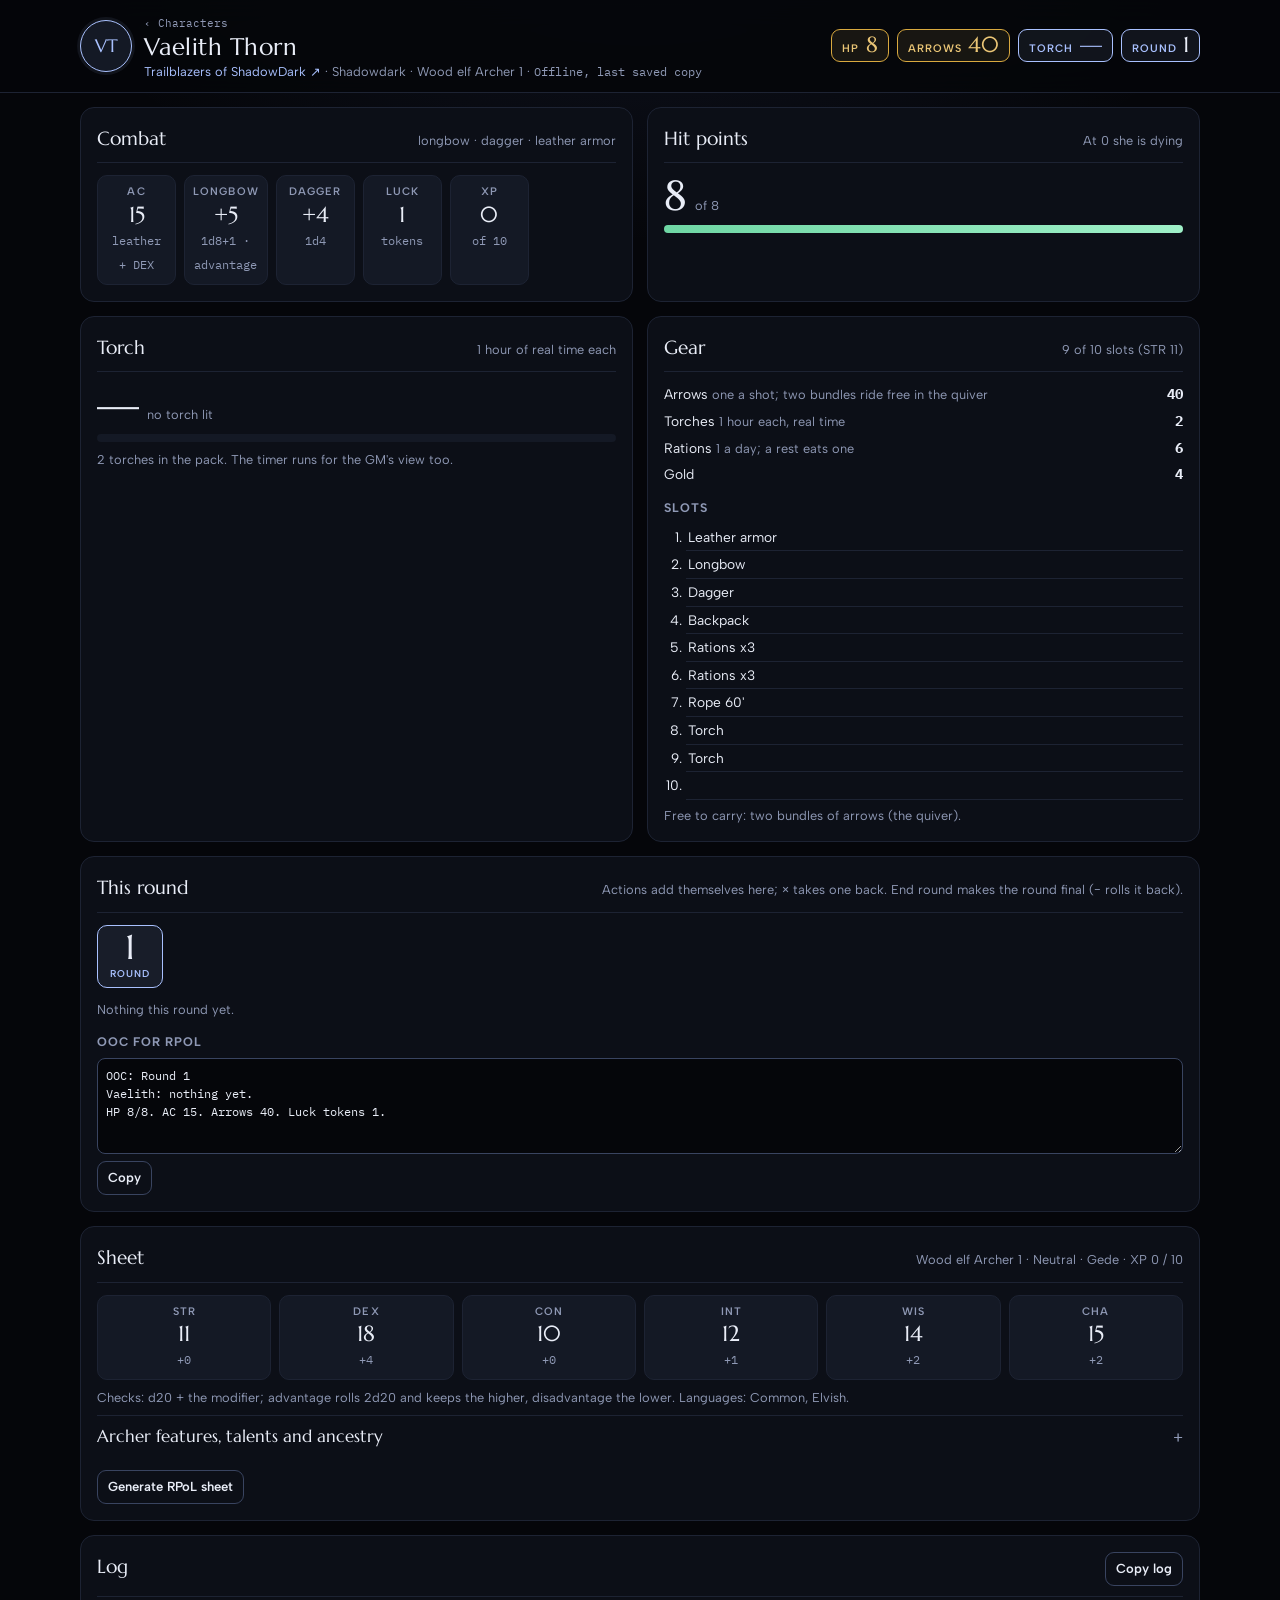
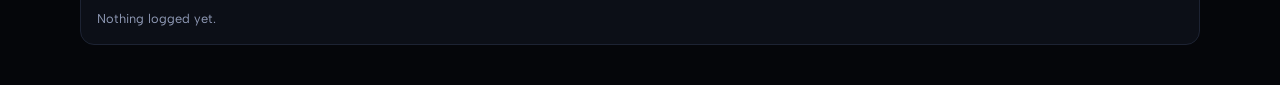
<file: vaelith/index.html>
<!doctype html>
<html lang="en">
<head>
<meta charset="utf-8">
<meta name="viewport" content="width=device-width, initial-scale=1, viewport-fit=cover">
<meta name="theme-color" content="#05060a">
<meta name="description" content="Vaelith Thorn: live Shadowdark archer tracker">
<meta name="apple-mobile-web-app-capable" content="yes">
<meta name="mobile-web-app-capable" content="yes">
<meta name="apple-mobile-web-app-status-bar-style" content="black-translucent">
<meta name="apple-mobile-web-app-title" content="Vaelith">
<link rel="manifest" href="manifest.webmanifest">
<link rel="icon" href="icons/icon.svg" type="image/svg+xml">
<link rel="apple-touch-icon" href="icons/icon-180.png">
<style>html{color-scheme:dark}body{margin:0}img{max-width:100%}[hidden]{display:none!important}</style>
<title>Vaelith Thorn Tracker</title>
<link rel="preconnect" href="https://fonts.googleapis.com">
<link rel="preconnect" href="https://fonts.gstatic.com" crossorigin>
<link rel="stylesheet" href="https://fonts.googleapis.com/css2?family=Albert+Sans:wght@400;500;600;700&family=IBM+Plex+Mono:wght@400;500;600&family=Marcellus&display=swap">
<style>
/* Same look as Daerlieth's tracker: black ground, moon-silver accent, gold for hit points. */
:root {
  --bg: #05060a;
  --surface: #0c0f17;
  --surface-2: #141925;
  --line: #1d2333;
  --line-strong: #394460;
  --fg: #e9edf7;
  --muted: #8f99b5;
  --moon: #a9c1ff;
  --moon-ink: #060914;
  --gold: #ebc676;
  --gold-fill: #d9a93f;
  --heat: #ff8f61;
  --good: #6fd6a4;
  --font-display: "Marcellus", "Palatino Linotype", Palatino, Georgia, serif;
  --font-body: "Albert Sans", system-ui, -apple-system, "Segoe UI", sans-serif;
  --font-mono: "IBM Plex Mono", ui-monospace, "SF Mono", Menlo, Consolas, monospace;
  color-scheme: dark;
}
* { box-sizing: border-box; }
body {
  background-color: var(--bg);
  background-image: radial-gradient(ellipse 900px 520px at 50% -120px, rgba(120, 150, 255, 0.10), transparent 70%);
  color: var(--fg);
  font-family: var(--font-body);
  line-height: 1.5;
  padding-inline: 16px;
  padding-block: 0 40px;
}
button, select, input, textarea { font: inherit; color: inherit; }
:focus-visible { outline: 2px solid var(--moon); outline-offset: 2px; }
.num { font-family: var(--font-mono); font-variant-numeric: tabular-nums; }
.wrap { max-width: 1120px; margin-inline: auto; }
a { color: var(--moon); text-underline-offset: 2px; }

/* top bar */
.top { position: sticky; top: env(safe-area-inset-top, 0px); z-index: 5; background: rgba(5, 6, 10, 0.88); -webkit-backdrop-filter: blur(14px); backdrop-filter: blur(14px); border-bottom: 1px solid var(--line); margin-inline: -16px; padding: 10px 16px; }
.top-in { max-width: 1120px; margin-inline: auto; display: flex; flex-wrap: wrap; align-items: center; justify-content: space-between; gap: 10px 20px; }
.ident { display: flex; align-items: center; gap: 12px; min-width: 0; }
.portrait { flex: none; width: 52px; height: 52px; padding: 0; border-radius: 50%; overflow: hidden; border: 1px solid var(--moon); background: var(--surface-2); cursor: zoom-in; box-shadow: 0 0 0 3px rgba(169, 193, 255, 0.08); }
.portrait img { width: 100%; height: 100%; object-fit: cover; display: block; }
h1 { font-family: var(--font-display); font-weight: 400; font-size: 1.5rem; line-height: 1.1; letter-spacing: 0.02em; margin: 0; }
.home { display: inline-block; color: var(--muted); font-family: var(--font-mono); font-size: 0.7rem; text-decoration: none; margin-bottom: 2px; }
.home:hover { color: var(--moon); }
.sub { margin: 2px 0 0; color: var(--muted); font-size: 0.8rem; }
.sub .game { color: var(--moon); text-decoration: none; }
.sub .game:hover { text-decoration: underline; }
.status { font-family: var(--font-mono); font-size: 0.72rem; }
.acct { background: none; border: 0; padding: 0; margin-left: 6px; color: var(--moon); font-family: var(--font-mono); font-size: 0.72rem; text-decoration: underline; text-underline-offset: 2px; cursor: pointer; }
.clock { display: flex; align-items: center; gap: 8px; flex-wrap: wrap; }
.rchip { display: flex; align-items: baseline; gap: 6px; padding: 4px 10px; border: 1px solid var(--moon); border-radius: 9px; background: rgba(169, 193, 255, 0.08); cursor: pointer; }
.rchip b { font-family: var(--font-display); font-weight: 400; font-size: 1.35rem; line-height: 1; color: var(--fg); }
.lbl { font-size: 0.68rem; letter-spacing: 0.1em; text-transform: uppercase; color: var(--muted); font-weight: 600; }
.rchip .lbl { color: var(--moon); }
.ipchip { display: flex; align-items: baseline; gap: 6px; padding: 4px 10px; border: 1px solid var(--gold-fill); border-radius: 9px; background: rgba(235, 198, 118, 0.08); }
.ipchip b { font-family: var(--font-display); font-weight: 400; font-size: 1.35rem; line-height: 1; color: var(--gold); }
.ipchip .lbl { color: var(--gold); }
.pchip { border-color: var(--moon); background: rgba(169, 193, 255, 0.08); }
.pchip b, .pchip .lbl { color: var(--moon); }
.pip.day { border-color: var(--moon); }
.pip.day.on { background: radial-gradient(circle at 35% 30%, #e4ecff, var(--moon)); box-shadow: 0 0 10px rgba(169, 193, 255, 0.35); }
.btn.moon { background: linear-gradient(180deg, #c3d4ff, var(--moon)); border-color: var(--moon); color: var(--moon-ink); }

/* buttons */
.btn { display: inline-flex; align-items: center; justify-content: center; gap: 6px; min-height: 40px; padding: 0 14px; border-radius: 9px; border: 1px solid var(--line-strong); background: var(--surface); color: var(--fg); font-weight: 600; font-size: 0.9rem; cursor: pointer; white-space: nowrap; }
.btn:hover:not(:disabled) { background: var(--surface-2); border-color: var(--moon); }
.btn:disabled { opacity: 0.45; cursor: not-allowed; }
.btn.primary { background: linear-gradient(180deg, #c3d4ff, var(--moon)); border-color: var(--moon); color: var(--moon-ink); box-shadow: 0 0 18px rgba(169, 193, 255, 0.22); }
.btn.gold { background: linear-gradient(180deg, #f3d995, var(--gold-fill)); border-color: var(--gold); color: #1b1404; }
.btn.warn { border-color: var(--heat); color: var(--heat); }
.btn.sm { min-height: 34px; padding: 0 10px; font-size: 0.82rem; }
.row { display: flex; gap: 8px; flex-wrap: wrap; align-items: center; }

/* panels */
main { display: grid; gap: 14px; padding-top: 14px; grid-template-columns: 1fr; }
@media (min-width: 900px) { main { grid-template-columns: 1fr 1fr; } .full { grid-column: 1 / -1; } }
.panel { background: var(--surface); border: 1px solid var(--line); border-radius: 14px; padding: 16px; min-width: 0; }
.ph { display: flex; align-items: baseline; justify-content: space-between; gap: 12px; margin: 0 0 12px; padding-bottom: 10px; border-bottom: 1px solid var(--line); flex-wrap: wrap; }
.panel h2 { font-family: var(--font-display); font-weight: 400; font-size: 1.2rem; margin: 0; }
.panel h3 { font-size: 0.78rem; letter-spacing: 0.08em; text-transform: uppercase; color: var(--muted); margin: 14px 0 6px; }
.hint { color: var(--muted); font-size: 0.8rem; margin: 0; }
.warn-text { color: var(--heat); font-size: 0.82rem; margin: 6px 0 0; }

/* inspiration */
.pips { display: flex; gap: 6px; flex-wrap: wrap; margin: 4px 0 10px; }
.pip { width: 26px; height: 26px; border-radius: 50%; border: 1px solid var(--gold-fill); background: transparent; }
.pip.on { background: radial-gradient(circle at 35% 30%, #fbe7b0, var(--gold-fill)); box-shadow: 0 0 10px rgba(235, 198, 118, 0.35); }
.spend { display: grid; gap: 8px; grid-template-columns: 1fr; }
@media (min-width: 560px) { .spend { grid-template-columns: 1fr 1fr; } }
.opt { border: 1px solid var(--line); border-radius: 10px; padding: 10px; background: var(--surface-2); display: flex; flex-direction: column; gap: 6px; }
.opt b { font-weight: 600; }
.opt .hint { font-size: 0.76rem; }
.opt select, .opt input, .field input, .field select { width: 100%; background: var(--bg); border: 1px solid var(--line-strong); border-radius: 8px; padding: 7px 9px; color: var(--fg); }
.chips { display: flex; gap: 6px; flex-wrap: wrap; }
.chip { font-family: var(--font-mono); font-size: 0.72rem; padding: 2px 8px; border-radius: 99px; border: 1px solid var(--line-strong); color: var(--muted); }
.chip.used { text-decoration: line-through; opacity: 0.6; }
.chip.ok { border-color: var(--good); color: var(--good); }

/* round */
.tclock { display: flex; align-items: center; gap: 8px; flex-wrap: wrap; margin-bottom: 12px; }
.rframe { display: flex; flex-direction: column; align-items: center; justify-content: center; min-width: 64px; padding: 4px 12px 5px; border: 1px solid var(--moon); border-radius: 10px; background: rgba(169, 193, 255, 0.08); }
.rframe b { font-family: var(--font-display); font-weight: 400; font-size: 2.2rem; line-height: 1; }
.rframe .lbl { color: var(--moon); font-size: 0.62rem; margin-top: 2px; }
.rstep { display: flex; flex-direction: column; gap: 3px; }
.rplus { min-width: 40px; min-height: 26px; height: 26px; padding: 0 10px; font-size: 1.2rem; line-height: 1; border-radius: 7px; }
.tclock [data-act="endround"] { margin-left: auto; }
.tlist { list-style: none; margin: 0; padding: 0; display: flex; flex-direction: column; gap: 6px; }
.tlist li { display: flex; gap: 8px; align-items: center; border: 1px solid var(--line); border-radius: 8px; padding: 6px 8px; background: var(--surface-2); font-size: 0.86rem; }
.tlist .tname { flex: 1; min-width: 0; }
.tlist .tx { min-width: 30px; min-height: 30px; padding: 0; }
textarea.ooc { width: 100%; min-height: 96px; background: var(--bg); border: 1px solid var(--line-strong); border-radius: 8px; padding: 8px; font-family: var(--font-mono); font-size: 0.76rem; color: var(--fg); resize: vertical; }

/* hit points */
.hpbig { display: flex; align-items: baseline; gap: 8px; }
.hpbig b { font-family: var(--font-display); font-weight: 400; font-size: 2.6rem; line-height: 1; }
.hpbar { height: 8px; border-radius: 99px; background: var(--surface-2); overflow: hidden; margin: 8px 0; }
.hpbar i { display: block; height: 100%; background: linear-gradient(90deg, var(--good), #9ff0c8); }
.hpbar.low i { background: linear-gradient(90deg, var(--heat), #ffb08f); }
.hpstate { font-size: 0.82rem; color: var(--muted); }
.hpstate.bad { color: var(--heat); }

/* sheet */
.stats { display: grid; grid-template-columns: repeat(3, 1fr); gap: 8px; }
@media (min-width: 560px) { .stats { grid-template-columns: repeat(6, 1fr); } }
.stat { border: 1px solid var(--line); border-radius: 10px; padding: 8px; text-align: center; background: var(--surface-2); }
.stat .lbl { display: block; }
.stat b { font-family: var(--font-display); font-weight: 400; font-size: 1.4rem; display: block; line-height: 1.2; }
.stat small { color: var(--muted); font-family: var(--font-mono); font-size: 0.72rem; }
details.sec { border-top: 1px solid var(--line); padding: 8px 0; }
details.sec > summary { cursor: pointer; font-family: var(--font-display); font-size: 1.08rem; list-style: none; display: flex; justify-content: space-between; align-items: center; }
details.sec > summary::-webkit-details-marker { display: none; }
details.sec > summary::after { content: "+"; color: var(--muted); font-family: var(--font-mono); }
details.sec[open] > summary::after { content: "−"; }
table.t { width: 100%; border-collapse: collapse; font-size: 0.84rem; margin-top: 6px; }
table.t th, table.t td { text-align: left; padding: 5px 6px; border-bottom: 1px solid var(--line); vertical-align: top; }
table.t th { color: var(--muted); font-weight: 600; font-size: 0.72rem; text-transform: uppercase; letter-spacing: 0.05em; }
table.t td.n, table.t th.n { text-align: right; font-family: var(--font-mono); }
.tscroll { overflow-x: auto; }
ul.plain { margin: 6px 0; padding-left: 18px; font-size: 0.86rem; }
ul.plain li { margin: 3px 0; }
pre.txt { white-space: pre-wrap; font-family: var(--font-mono); font-size: 0.74rem; color: var(--fg); background: var(--bg); border: 1px solid var(--line); border-radius: 8px; padding: 10px; margin: 6px 0; max-height: 420px; overflow: auto; }
.stock { display: grid; grid-template-columns: 1fr auto; gap: 6px 10px; align-items: center; font-size: 0.86rem; }
.stock .q { display: flex; align-items: center; gap: 6px; }
.stock .q b { min-width: 2ch; text-align: right; font-family: var(--font-mono); }
.stock .btn { min-height: 30px; min-width: 34px; padding: 0 8px; }

/* log */
.log { list-style: none; margin: 0; padding: 0; max-height: 320px; overflow: auto; font-size: 0.82rem; }
.log li { padding: 4px 0; border-bottom: 1px solid var(--line); }
.log .r { font-family: var(--font-mono); color: var(--muted); margin-right: 8px; }

/* dialogs */
.sheet { position: fixed; inset: 0; z-index: 20; display: grid; place-items: center; padding: 16px; background: rgba(0, 0, 0, 0.7); }
.sheet form { width: 100%; max-width: 360px; max-height: calc(100vh - 32px); overflow: auto; display: flex; flex-direction: column; gap: 12px; background: var(--surface); border: 1px solid var(--line-strong); border-radius: 14px; padding: 20px; }
.sheet form.wide { max-width: 760px; }
.sheet h2 { font-family: var(--font-display); font-weight: 400; font-size: 1.25rem; margin: 0; }
.sheet label { display: flex; flex-direction: column; gap: 4px; font-size: 0.85rem; color: var(--muted); }
.sheet input { background: var(--surface-2); border: 1px solid var(--line-strong); border-radius: 8px; padding: 9px 10px; color: var(--fg); }
.sheet .row { justify-content: flex-end; }
.sheet .err { color: var(--heat); font-size: 0.85rem; margin: 0; min-height: 1.2em; }
.portrait-full { width: 100%; height: auto; max-height: 75vh; object-fit: contain; border-radius: 10px; display: block; }
textarea.rpol { width: 100%; min-height: 50vh; background: var(--bg); border: 1px solid var(--line-strong); border-radius: 8px; padding: 8px; font-family: var(--font-mono); font-size: 0.72rem; color: var(--fg); white-space: pre; }

/* tabs (unused here) */
.tabs { max-width: 1120px; margin: 8px auto -11px; display: flex; gap: 6px; }
.tab { min-height: 38px; padding: 0 18px; border: 1px solid var(--line); border-bottom-color: transparent; border-radius: 8px 8px 0 0; background: transparent; color: var(--muted); font-weight: 600; font-size: 0.9rem; cursor: pointer; }
.tab:hover { color: var(--fg); }
.tab[aria-selected="true"] { color: var(--moon); background: var(--surface); border-color: var(--line-strong); box-shadow: inset 0 -2px 0 var(--moon); }
body.view-pet .her, body:not(.view-pet) .pet { display: none !important; }
.idrow { display: flex; align-items: center; gap: 12px; }
.idrow .portrait { width: 64px; height: 64px; }
/* GM view: every editing control hidden */
.ro .edit, .ro [data-act]:not([data-act="copylog"]):not([data-act="rpol"]):not([data-act="gregrpol"]):not([data-act="ooccopy"]) { display: none !important; }
</style>
</head>
<body>
<div class="top">
  <div class="top-in">
    <div class="ident">
      <span class="portrait" aria-hidden="true" style="display:grid;place-items:center;font-family:Marcellus,serif;font-size:1.1rem;color:var(--moon)">VT</span>
      <div>
        <a class="home" href="../" title="All of Balthazar's characters">‹ Characters</a>
        <h1>Vaelith Thorn</h1>
        <p class="sub"><a class="game" id="gameLink" href="https://rpol.net/game.php?gi=80435&amp;date=1791766376" target="_blank" rel="noopener">Trailblazers of ShadowDark ↗</a> · Shadowdark · Wood elf Archer 1 · <span id="status" class="status" aria-live="polite">Loading</span><button type="button" id="acctBtn" class="acct" hidden></button><button type="button" id="pwBtn" class="acct" hidden>Change password</button></p>
      </div>
    </div>
    <div class="clock">
      <span class="ipchip" title="Hit points"><span class="lbl">HP</span><b id="hpTop" class="num">8</b></span>
      <span class="ipchip" title="Arrows left"><span class="lbl">Arrows</span><b id="arrTop" class="num">40</b></span>
      <span class="ipchip pchip" id="torchChip" title="Torch time left"><span class="lbl">Torch</span><b id="torchTop" class="num">—</b></span>
      <button type="button" class="rchip" data-goturn="1" aria-label="Round, go to This round"><span class="lbl">Round</span><b id="roundTop" class="num">1</b></button>
      <button class="btn" id="dayBtn" data-act="newday" title="A night's rest: eats a ration and heals back to full hit points.">Rest</button>
    </div>
  </div>
</div>

<div class="wrap">
<main>
  <section class="panel" id="pCombat"></section>
  <section class="panel" id="pHp"></section>
  <section class="panel" id="pTorch"></section>
  <section class="panel" id="pGear"></section>
  <section class="panel full" id="pTurn"></section>
  <section class="panel full" id="pSheet"></section>
  <section class="panel full" id="pLog"></section>
</main>
</div>

<div class="sheet" id="signin" hidden>
  <form id="signinForm" autocomplete="on">
    <h2>Sign in to edit</h2>
    <label id="siEmailRow">Email<input id="siEmail" type="email" autocomplete="username" required></label>
    <p class="sub" id="siAs" hidden>Signing in as <span id="siAsEmail"></span> · <button type="button" class="acct" id="siOther">use another email</button></p>
    <label>Password<input id="siPass" type="password" autocomplete="current-password" required></label>
    <p class="err" id="siErr" aria-live="polite"></p>
    <div class="row"><button type="button" class="acct" id="siForgot" style="margin-right:auto">Forgot password?</button><button type="button" class="btn" id="siCancel">Cancel</button><button type="submit" class="btn primary" id="siGo">Sign in</button></div>
  </form>
</div>
<div class="sheet" id="rsSheet" hidden>
  <form id="rsForm" autocomplete="on">
    <h2>Set a new password</h2>
    <input type="text" id="rsUser" autocomplete="username" hidden>
    <p class="sub" id="rsFor"></p>
    <label>New password<input id="rsNew" type="password" autocomplete="new-password" minlength="6" required></label>
    <label>New password again<input id="rsNew2" type="password" autocomplete="new-password" minlength="6" required></label>
    <p class="err" id="rsErr" aria-live="polite"></p>
    <div class="row"><button type="button" class="btn" id="rsCancel">Cancel</button><button type="submit" class="btn primary" id="rsGo">Save password</button></div>
  </form>
</div>
<div class="sheet" id="pwSheet" hidden>
  <form id="pwForm" autocomplete="on">
    <h2>Change password</h2>
    <input type="text" id="pwUser" autocomplete="username" hidden>
    <label>Current password<input id="pwOld" type="password" autocomplete="current-password" required></label>
    <label>New password<input id="pwNew" type="password" autocomplete="new-password" minlength="6" required></label>
    <label>New password again<input id="pwNew2" type="password" autocomplete="new-password" minlength="6" required></label>
    <p class="err" id="pwErr" aria-live="polite"></p>
    <div class="row"><button type="button" class="btn" id="pwCancel">Cancel</button><button type="submit" class="btn primary" id="pwGo">Change</button></div>
  </form>
</div>
<div class="sheet" id="helpSheet" hidden>
  <form id="helpForm">
    <h2 id="helpTitle"></h2>
    <div id="helpBody"></div>
    <div class="row"><button type="submit" class="btn primary">Close</button></div>
  </form>
</div>

<script src="config.js"></script>
<script src="vendor/firebase-app-compat.js"></script>
<script src="vendor/firebase-auth-compat.js"></script>
<script src="vendor/firebase-firestore-compat.js"></script>
<script>
(function () {
  "use strict";
  var $ = function (id) { return document.getElementById(id); };
  var esc = function (s) { return String(s == null ? "" : s).replace(/[&<>"']/g, function (c) { return { "&": "&amp;", "<": "&lt;", ">": "&gt;", '"': "&quot;", "'": "&#39;" }[c]; }); };
  var sg = function (n) { return (n >= 0 ? "+" : "") + n; };

  /* ---------- Vaelith Thorn, wood elf Archer 1 (Shadowdark), from the RPoL sheet ---------- */
  var LEVEL = 1, HP_MAX = 8, AC_BASE = 15, SLOTS = 10, XP_NEXT = 10, DRAW = 1, CALLED = -2;
  var AB = { str: 11, dex: 18, con: 10, int: 12, wis: 14, cha: 15 };
  var mod = function (k) { var v = AB[k]; return v <= 3 ? -4 : v <= 5 ? -3 : v <= 7 ? -2 : v <= 9 ? -1 : v <= 11 ? 0 : v <= 13 ? 1 : v <= 15 ? 2 : v <= 17 ? 3 : 4; };
  var STOCK = [["arrows", "Arrows", 40, "one a shot; two bundles ride free in the quiver"], ["torches", "Torches", 2, "1 hour each, real time"], ["rations", "Rations", 6, "1 a day; a rest eats one"]];
  var START_SLOTS = ["Leather armor", "Longbow", "Dagger", "Backpack", "Rations x3", "Rations x3", "Rope 60'", "Torch", "Torch", ""];
  var CALLS = { legs: ["Legs", "below the waist: no movement for 2 rounds"], arm: ["Arm", "it drops what it carries on that side"], head: ["Head", "+2 damage"] };
  var FEATURES = [
    ["Racial: Wood elf", "Makes bow attacks with advantage (roll 2d20, keep the higher). Languages: Common, Elvish."],
    ["Called Shot", "Aim at a body part of a humanoid. Choose before rolling (−2 to the attack). Below the waist: it can't move for 2 rounds. An arm: it drops what it carries on that side. The head: +2 damage."],
    ["Draw", "+1 to attack and damage with a longbow or shortbow."],
    ["Quiver", "Her first two bundles of arrows don't take gear slots."],
    ["Taking Cover", "Ranged attacks and spellcasting checks aimed at her have disadvantage with only 25% cover (normally 50%)."],
    ["Weapons and armor", "Club, dagger, longbow, shortbow, staff; leather armor and chainmail. Hit points 1d8 a level."],
    ["Talent", "Archer 1: +2 to DEX."]
  ];

  /* ---------- state ---------- */
  var KEY = "vaelith-tracker-v1", UNDO_MAX = 20, LOG_MAX = 500;
  function fresh() {
    var st = {}; STOCK.forEach(function (x) { st[x[0]] = x[2]; });
    return { v: 1, round: 1, hp: HP_MAX, dying: 0, luck: 1, xp: 0, gold: 4, torch: { on: false, end: 0, left: 0 }, stock: st, slots: START_SLOTS.slice(), cond: {}, turn: [], prevOoc: "", undo: [], log: [] };
  }
  function normalize(s) {
    var f = fresh();
    s = s && typeof s === "object" ? s : {};
    Object.keys(f).forEach(function (k) { if (s[k] == null || typeof s[k] !== typeof f[k] || Array.isArray(f[k]) !== Array.isArray(s[k])) s[k] = f[k]; });
    STOCK.forEach(function (x) { if (typeof s.stock[x[0]] !== "number") s.stock[x[0]] = x[2]; });
    while (s.slots.length < SLOTS) s.slots.push("");
    return s;
  }
  var state = fresh(), readOnly = false, roLabel = "", dirty = false, saveTimer = null;
  var ui = { dayArmed: false, clearArmed: false, custom: "" };

  function log(t) { state.log.unshift({ r: state.round, t: t }); state.log = state.log.slice(0, LOG_MAX); }
  function mutate(fn) {
    if (readOnly) return;
    var pre = { hp: state.hp, luck: state.luck, stock: JSON.stringify(state.stock), turn: state.turn, n: state.turn.length };
    fn(state);
    if (state.turn === pre.turn && state.turn.length > pre.n) {
      var e = state.turn[state.turn.length - 1], f = {};
      if (state.hp !== pre.hp) f.hp = state.hp - pre.hp;
      if (state.luck !== pre.luck) f.luck = state.luck - pre.luck;
      if (JSON.stringify(state.stock) !== pre.stock) { var a = JSON.parse(pre.stock); f.stock = {}; Object.keys(state.stock).forEach(function (k) { if (a[k] !== state.stock[k]) f.stock[k] = state.stock[k] - a[k]; }); }
      if (Object.keys(f).length) e.eff = f;
    }
    render();
    scheduleSave();
  }
  function undoAction(s, e) {
    var f = e.eff || {};
    if (f.hp) s.hp = Math.max(0, Math.min(HP_MAX, s.hp - f.hp));
    if (f.luck) s.luck = Math.max(0, s.luck - f.luck);
    Object.keys(f.stock || {}).forEach(function (k) { s.stock[k] -= f.stock[k]; });
    log("Took back: " + e.name);
  }
  function act(name, note) { state.turn.push({ id: "t" + Date.now().toString(36) + Math.random().toString(36).slice(2, 5), name: name, note: note || "" }); }
  function snap(s) { var c = JSON.parse(JSON.stringify(s)); delete c.undo; delete c.log; return c; }

  /* ---------- derived numbers ---------- */
  function d() {
    var call = state.cond.called, pen = call ? CALLED : 0;
    return { ac: AC_BASE, call: call, bow: mod("dex") + DRAW + pen, bowDmg: "1d" + 8 + sg(DRAW) + (call === "head" ? "+2" : ""), dag: mod("dex") + pen, dagDmg: "1d4" + (call === "head" ? "+2" : "") };
  }
  function torchLeft() { var t = state.torch; return t.on ? Math.max(0, Math.round((t.end - Date.now()) / 1000)) : t.left || 0; }
  function fmtTime(s) { var m = Math.floor(s / 60), r = s % 60; return m + ":" + (r < 10 ? "0" : "") + r; }

  /* ---------- render ---------- */
  function render() {
    $("hpTop").textContent = state.hp;
    $("arrTop").textContent = state.stock.arrows;
    $("roundTop").textContent = state.round;
    $("dayBtn").textContent = ui.dayArmed ? "Confirm rest" : "Rest";
    $("dayBtn").classList.toggle("warn", ui.dayArmed);
    renderTorchTop();
    renderCombat(); renderHp(); renderTorch(); renderGear(); renderTurn(); renderSheet(); renderLog();
  }
  function renderTorchTop() { var l = torchLeft(); $("torchTop").textContent = state.torch.on || l ? fmtTime(l) : "—"; }
  function renderCombat() {
    var D = d(), c = state.cond;
    var pick = function (k) { return '<button type="button" class="btn sm' + (c.called === k ? " primary" : "") + '" data-act="called" data-k="' + k + '" aria-pressed="' + (c.called === k) + '" title="' + esc(CALLS[k][1]) + '">' + CALLS[k][0] + "</button>"; };
    $("pCombat").innerHTML = '<div class="ph"><h2>Combat</h2><span class="hint">longbow · dagger · leather armor</span></div>' +
      '<div class="stats">' +
        '<div class="stat"><span class="lbl">AC</span><b class="num">' + D.ac + "</b><small>leather + DEX</small></div>" +
        '<div class="stat"><span class="lbl">Longbow</span><b class="num">' + sg(D.bow) + "</b><small>" + D.bowDmg + " · advantage</small></div>" +
        '<div class="stat"><span class="lbl">Dagger</span><b class="num">' + sg(D.dag) + "</b><small>" + D.dagDmg + "</small></div>" +
        '<div class="stat"><span class="lbl">Luck</span><b class="num">' + state.luck + "</b><small>tokens</small></div>" +
        '<div class="stat"><span class="lbl">XP</span><b class="num">' + state.xp + "</b><small>of " + XP_NEXT + "</small></div></div>" +
      '<div class="row edit" style="margin-top:10px"><span class="hint">Called shot (−2):</span>' + pick("legs") + pick("arm") + pick("head") + "</div>" +
      (D.call ? '<p class="hint" style="margin-top:8px">Called shot, ' + CALLS[D.call][0].toLowerCase() + ": " + CALLS[D.call][1] + ". It must be a humanoid, and you choose before you roll.</p>" : "") +
      '<div class="row edit" style="margin-top:8px"><span class="hint">Luck token:</span><button class="btn sm" data-act="luck" data-d="-1"' + (state.luck < 1 ? " disabled" : "") + '>Use one</button><button class="btn sm" data-act="luck" data-d="1">+1</button>' +
      '<span class="hint" style="margin-left:8px">XP:</span><button class="btn sm" data-act="xp" data-d="-1">−1</button><button class="btn sm" data-act="xp" data-d="1">+1</button><button class="btn sm" data-act="xp" data-d="5">+5</button></div>' +
      (state.xp >= XP_NEXT ? '<p class="warn-text" style="color:var(--good)">Enough XP for level ' + (LEVEL + 1) + ". Send me the new numbers when she levels.</p>" : "");
  }
  function renderHp() {
    var hp = state.hp, pct = Math.max(0, Math.min(100, Math.round(hp / HP_MAX * 100)));
    var b = function (n) { return '<button class="btn sm" data-act="hp" data-d="' + n + '">' + (n > 0 ? "+" : "−") + Math.abs(n) + "</button>"; };
    $("pHp").innerHTML = '<div class="ph"><h2>Hit points</h2><span class="hint">At 0 she is dying</span></div>' +
      '<div class="hpbig"><b class="num">' + hp + '</b><span class="hint">of ' + HP_MAX + "</span></div>" +
      '<div class="hpbar' + (hp <= HP_MAX / 4 ? " low" : "") + '"><i style="width:' + pct + '%"></i></div>' +
      (hp <= 0 ? '<p class="hpstate bad">Dying: ' + (state.dying ? state.dying + " rounds left" : "roll 1d4 + CON (" + sg(mod("con")) + "), at least 1, for the rounds left") + ". Each turn roll d20: on 20 she rises with 1 HP. An ally can stabilize her (DC 15 INT check).</p>" +
        '<div class="row edit" style="margin-bottom:8px">' + [1, 2, 3, 4].map(function (n) { return '<button class="btn sm" data-act="dying" data-n="' + n + '">' + n + " rounds</button>"; }).join("") + "</div>" : "") +
      '<div class="row edit">' + b(-5) + b(-1) + b(1) + b(5) + "</div>" +
      '<div class="row edit" style="margin-top:8px"><input type="text" inputmode="numeric" id="hpAmt" maxlength="3" placeholder="Amount" style="width:90px;background:var(--bg);border:1px solid var(--line-strong);border-radius:8px;padding:7px 9px">' +
      '<button class="btn sm primary" data-act="hit">Damage</button><button class="btn sm" data-act="heal">Heal</button></div>';
  }
  function renderTorch() {
    var l = torchLeft(), t = state.torch;
    $("pTorch").innerHTML = '<div class="ph"><h2>Torch</h2><span class="hint">1 hour of real time each</span></div>' +
      '<div class="hpbig"><b class="num" id="torchBig">' + (t.on || l ? fmtTime(l) : "—") + '</b><span class="hint">' + (t.on ? "burning" : l ? "put out" : "no torch lit") + "</span></div>" +
      '<div class="hpbar"><i style="width:' + Math.round(l / 36) + '%;background:linear-gradient(90deg,#ec6a36,#ffb08f)"></i></div>' +
      '<div class="row edit">' +
        '<button class="btn sm primary" data-act="torchnew"' + (state.stock.torches < 1 ? " disabled" : "") + ">Light a new torch</button>" +
        (t.on ? '<button class="btn sm" data-act="torchoff">Put it out</button>' : l ? '<button class="btn sm" data-act="torchon">Relight it</button>' : "") + "</div>" +
      '<p class="hint" style="margin-top:6px">' + state.stock.torches + " torches in the pack. The timer runs for the GM's view too.</p>";
  }
  function renderTurn() {
    var D = d(), ooc = oocText(), call = D.call ? " (called shot: " + CALLS[D.call][0].toLowerCase() + ")" : "";
    $("pTurn").innerHTML = '<div class="ph"><h2>This round</h2><span class="hint">Actions add themselves here; × takes one back. End round makes the round final (− rolls it back).</span></div>' +
      '<div class="tclock"><div class="rframe"><b class="num">' + state.round + '</b><span class="lbl">Round</span></div>' +
      '<div class="rstep"><button class="btn rplus" data-act="roundplus" aria-label="Next round (no actions)">+</button>' +
      '<button class="btn rplus" data-act="roundminus"' + (state.undo.length ? "" : " disabled") + ' aria-label="Undo the last round">−</button></div>' +
      '<button class="btn sm" data-act="reset">Reset</button><button class="btn primary" data-act="endround">End round</button></div>' +
      (state.turn.length ? '<ul class="tlist">' + state.turn.map(function (e) {
        return '<li><span class="tname">' + esc(e.name) + (e.note ? ' <span class="hint">' + esc(e.note) + "</span>" : "") + '</span><button class="btn sm tx" data-act="turnrm" data-id="' + e.id + '" aria-label="Take back">×</button></li>';
      }).join("") + "</ul>" : '<p class="hint">Nothing this round yet.</p>') +
      '<div class="row edit" style="margin-top:10px">' +
        '<button class="btn sm moon" data-act="shoot"' + (state.stock.arrows < 1 ? " disabled" : "") + ' data-x="' + sg(D.bow) + ", " + D.bowDmg + ', advantage">Shoot the longbow</button>' +
        '<button class="btn sm" data-act="quick" data-n="Stab with the dagger' + call + '" data-x="' + sg(D.dag) + ", " + D.dagDmg + '">Dagger</button>' +
        '<button class="btn sm" data-act="quick" data-n="Take cover" data-x="disadvantage on ranged attacks at 25% cover">Take cover</button>' +
        '<button class="btn sm" data-act="quick" data-n="Move">Move</button></div>' +
      '<div class="row edit" style="margin-top:8px"><input type="text" data-ui="custom" maxlength="80" placeholder="Another action" value="' + esc(ui.custom) + '" style="flex:1;min-width:200px;background:var(--bg);border:1px solid var(--line-strong);border-radius:8px;padding:8px 10px">' +
      '<button class="btn sm" data-act="custom">Add</button></div>' +
      '<h3>OOC for RPoL</h3><textarea class="ooc" readonly>' + esc(ooc) + '</textarea><div class="row"><button class="btn sm" data-act="ooccopy">Copy</button></div>' +
      (state.prevOoc ? '<details class="sec"><summary>Last round</summary><pre class="txt">' + esc(state.prevOoc) + "</pre></details>" : "");
  }
  function oocText() {
    var D = d(), l = torchLeft();
    return "OOC: Round " + state.round + "\nVaelith: " + (state.turn.length ? state.turn.map(function (e) { return e.name + (e.note ? " (" + e.note + ")" : ""); }).join("; ") : "nothing yet") + ".\n" +
      "HP " + state.hp + "/" + HP_MAX + (state.hp <= 0 ? " (dying)" : "") + ". AC " + D.ac + ". Arrows " + state.stock.arrows + ". Luck tokens " + state.luck + "." +
      (state.torch.on ? " Torch lit, " + fmtTime(l) + " left." : "");
  }
  function renderGear() {
    var used = state.slots.filter(function (x) { return x.trim(); }).length;
    $("pGear").innerHTML = '<div class="ph"><h2>Gear</h2><span class="hint">' + used + " of " + SLOTS + " slots (STR " + AB.str + ")</span></div>" +
      '<div class="stock">' + STOCK.map(function (x) { var n = state.stock[x[0]];
        return "<span>" + esc(x[1]) + (x[3] ? ' <span class="hint">' + esc(x[3]) + "</span>" : "") + '</span><span class="q"><b>' + n + "</b>" +
          '<button class="btn sm edit" data-act="use" data-k="' + x[0] + '"' + (n < 1 ? " disabled" : "") + '>Use</button><button class="btn sm edit" data-act="add" data-k="' + x[0] + '">+</button></span>'; }).join("") +
        "<span>Gold</span><span class=\"q\"><b>" + state.gold + '</b><button class="btn sm edit" data-act="coin" data-d="-1">−</button><button class="btn sm edit" data-act="coin" data-d="1">+</button></span></div>' +
      '<h3>Slots</h3><ol style="margin:0;padding-left:22px;font-size:0.86rem">' + state.slots.map(function (x, i) {
        return '<li><input type="text" class="slot" data-slot="' + i + '" value="' + esc(x) + '" maxlength="40" ' + (readOnly ? "readonly " : "") + 'style="width:100%;background:transparent;border:0;border-bottom:1px solid var(--line);color:var(--fg);padding:3px 2px"></li>'; }).join("") + "</ol>" +
      '<p class="hint" style="margin-top:6px">Free to carry: two bundles of arrows (the quiver).</p>';
  }
  function renderSheet() {
    var open = {};
    document.querySelectorAll("#pSheet details[data-sec]").forEach(function (x) { open[x.getAttribute("data-sec")] = x.open; });
    var sec = function (id, title, body) { return '<details class="sec" data-sec="' + id + '"' + (open[id] ? " open" : "") + "><summary>" + title + "</summary>" + body + "</details>"; };
    var stat = function (l, v, s) { return '<div class="stat"><span class="lbl">' + l + '</span><b class="num">' + v + "</b>" + (s ? "<small>" + s + "</small>" : "") + "</div>"; };
    var h = '<div class="ph"><h2>Sheet</h2><span class="hint">Wood elf Archer 1 · Neutral · Gede · XP ' + state.xp + " / " + XP_NEXT + "</span></div>" +
      '<div class="stats">' + ["str", "dex", "con", "int", "wis", "cha"].map(function (k) { return stat(k.toUpperCase(), AB[k], sg(mod(k))); }).join("") + "</div>" +
      '<p class="hint" style="margin:8px 0">Checks: d20 + the modifier; advantage rolls 2d20 and keeps the higher, disadvantage the lower. Languages: Common, Elvish.</p>';
    h += sec("feat", "Archer features, talents and ancestry", '<ul class="plain">' + FEATURES.map(function (f) { return "<li><b>" + esc(f[0]) + ".</b> " + esc(f[1]) + "</li>"; }).join("") + "</ul>");
    h += '<div class="row" style="margin-top:12px"><button class="btn sm" data-act="rpol">Generate RPoL sheet</button></div>';
    $("pSheet").innerHTML = h;
  }
  function renderLog() {
    $("pLog").innerHTML = '<div class="ph"><h2>Log</h2><div class="row"><button class="btn sm" data-act="copylog">Copy log</button>' +
      '<button class="btn sm' + (ui.clearArmed ? " warn" : "") + '" data-act="clearlog">' + (ui.clearArmed ? "Tap again to clear" : "Clear log") + "</button></div></div>" +
      (state.log.length ? '<ul class="log">' + state.log.map(function (e) { return '<li><span class="r">R' + e.r + "</span>" + esc(e.t) + "</li>"; }).join("") + "</ul>" : '<p class="hint">Nothing logged yet.</p>');
  }
  /* the torch counts down every second while lit (for viewers too); it goes out on its own at 0 */
  setInterval(function () {
    if (!state.torch.on) return;
    var l = torchLeft(), big = $("torchBig");
    renderTorchTop(); if (big) big.textContent = fmtTime(l);
    if (l <= 0 && !readOnly) mutate(function (s) { s.torch = { on: false, end: 0, left: 0 }; log("The torch burned out"); });
  }, 1000);

  /* ---------- texts ---------- */
  var DOCS = null;
  function loadDocs(cb) {
    if (DOCS) return cb();
    fetch("docs/vaelith-sheet.txt").then(function (r) { return r.ok ? r.text() : ""; }).catch(function () { return ""; }).then(function (t) { DOCS = { sheet: t }; cb(); });
  }
  /* her RPoL sheet as she posts it, with the live numbers, slots, arrows and coin written in */
  function rpolText() {
    var t = DOCS.sheet, D = d(), l = torchLeft();
    t = t.replace(/(LEVEL    : 1         XP: +)\d+(  ALGN : Neutral LUCK: )\d+/, "$1" + state.xp + "$2" + state.luck)
      .replace(/HP       : \d+\/\d+/, "HP       : " + state.hp + "/" + HP_MAX)
      .replace(/\[arrows: \d+\]/, "[arrows: " + state.stock.arrows + "]")
      .replace(/TREASURE: [^\n]*/, "TREASURE: " + state.gold + "gp");
    t = t.replace(/^(\d+)\. [^\n]*$/gm, function (m, n) { var i = +n - 1; return i < SLOTS && /^(?:[1-9]|10)\.$/.test(n + ".") && m.indexOf("2 bundles") < 0 ? n + ". " + (state.slots[i] || "") : m; });
    var now = "CURRENT  : HP " + state.hp + "/" + HP_MAX + (state.hp <= 0 ? " (dying)" : "") + ", AC " + D.ac + ", arrows " + state.stock.arrows + ", torches " + state.stock.torches + ", rations " + state.stock.rations + (state.torch.on ? ", torch lit " + fmtTime(l) + " left" : "") + ".";
    return t.replace(/(HP       : [^\n]*\n)/, "$1" + now + "\n");
  }

  /* ---------- events ---------- */
  function openInfo(title, html, wide) { $("helpTitle").textContent = title; $("helpBody").innerHTML = html; $("helpForm").classList.toggle("wide", !!wide); $("helpSheet").hidden = false; }
  function closeHelp() { $("helpSheet").hidden = true; }
  $("helpForm").addEventListener("submit", function (e) { e.preventDefault(); closeHelp(); });
  $("helpSheet").addEventListener("click", function (e) { if (e.target === $("helpSheet")) closeHelp(); });
  document.addEventListener("keydown", function (e) { if (e.key === "Escape" && !$("helpSheet").hidden) closeHelp(); });
  var copy = function (txt, btn) {
    var done = function () { var o = btn.textContent; btn.textContent = "Copied"; setTimeout(function () { btn.textContent = o; }, 1500); };
    if (navigator.clipboard && navigator.clipboard.writeText) navigator.clipboard.writeText(txt).then(done, function () {}); else done();
  };
  document.addEventListener("click", function (e) {
    if (e.target.closest && e.target.closest("[data-goturn]")) { var pt = $("pTurn"), tp = document.querySelector(".top"); window.scrollTo({ top: pt.getBoundingClientRect().top + window.scrollY - (tp ? tp.offsetHeight : 0) - 8, behavior: "smooth" }); return; }
    var t = e.target.closest && e.target.closest("[data-act]");
    if (!t) return;
    var a = t.getAttribute("data-act");
    if (a === "copylog") { copy(state.log.slice().reverse().map(function (x) { return "R" + x.r + "  " + x.t; }).join("\n"), t); return; }
    if (a === "ooccopy") { copy(oocText(), t); return; }
    if (a === "rpol") {
      loadDocs(function () {
        var txt = rpolText();
        openInfo("Vaelith: RPoL sheet", '<p class="hint">Her RPoL sheet with today\'s numbers, slots, arrows and coin written in.</p><textarea class="rpol" readonly>' + esc(txt) + '</textarea><div class="row"><button type="button" class="btn primary" id="rpolCopy">Copy</button></div>', true);
        $("rpolCopy").addEventListener("click", function () { copy(txt, $("rpolCopy")); });
      });
      return;
    }
    if (readOnly) return;
    var num = function (id) { return parseInt(($(id) || {}).value, 10) || 0; };
    if (a === "called") { var k = t.getAttribute("data-k"); mutate(function (s) { if (s.cond.called === k) { delete s.cond.called; log("Off: called shot"); } else { s.cond.called = k; log("Called shot: " + CALLS[k][0].toLowerCase()); } }); }
    else if (a === "hit" || a === "heal" || a === "hp") {
      var raw = a === "hp" ? Math.abs(+t.getAttribute("data-d")) : num("hpAmt");
      if (!raw) return;
      var dmg = a === "heal" || (a === "hp" && +t.getAttribute("data-d") > 0) ? -raw : raw;
      mutate(function (s) {
        var o = s.hp; s.hp = Math.max(0, Math.min(HP_MAX, s.hp - dmg));
        if (s.hp > 0) s.dying = 0;
        if (a === "hit") act("Took " + raw + " damage", "HP " + o + " → " + s.hp);
        else log("HP " + o + " → " + s.hp);
      });
    }
    else if (a === "dying") { var dn = +t.getAttribute("data-n") + 0; mutate(function (s) { s.dying = Math.max(1, dn + mod("con")); log("Dying: " + s.dying + " rounds"); }); }
    else if (a === "luck") { var ld = +t.getAttribute("data-d"); mutate(function (s) { s.luck = Math.max(0, s.luck + ld); if (ld < 0) act("Luck token: re-roll", "the second roll stands"); else log("Luck token gained (" + s.luck + ")"); }); }
    else if (a === "xp") { var xd = +t.getAttribute("data-d"); mutate(function (s) { var o = s.xp; s.xp = Math.max(0, s.xp + xd); log("XP " + o + " → " + s.xp); }); }
    else if (a === "coin") { var cd = +t.getAttribute("data-d"); mutate(function (s) { s.gold = Math.max(0, s.gold + cd); log("Gold " + s.gold); }); }
    else if (a === "shoot") { var sx = t.getAttribute("data-x") || ""; mutate(function (s) { if (s.stock.arrows < 1) return; s.stock.arrows -= 1; act("Shoot the longbow" + (s.cond.called ? " (called shot: " + CALLS[s.cond.called][0].toLowerCase() + ")" : ""), sx + "; " + s.stock.arrows + " arrows left"); }); }
    else if (a === "quick") { var q = t.getAttribute("data-n"), x = t.getAttribute("data-x") || ""; mutate(function (s) { act(q, x); }); }
    else if (a === "custom") { var c = ui.custom.trim(); if (!c) return; ui.custom = ""; mutate(function (s) { act(c); }); }
    else if (a === "turnrm") { var id = t.getAttribute("data-id"); mutate(function (s) { var g = s.turn.filter(function (y) { return y.id === id; })[0]; s.turn = s.turn.filter(function (y) { return y.id !== id; }); if (g) undoAction(s, g); }); }
    else if (a === "use" || a === "add") {
      var key = t.getAttribute("data-k"), dl = a === "use" ? -1 : 1, label = (STOCK.filter(function (y) { return y[0] === key; })[0] || [0, key])[1];
      mutate(function (s) { if (dl < 0 && s.stock[key] < 1) return; s.stock[key] += dl; log((dl < 0 ? "Used one: " : "Added one: ") + label + " (" + s.stock[key] + " left)"); });
    }
    else if (a === "torchnew") { if (state.stock.torches < 1) return; mutate(function (s) { s.stock.torches -= 1; s.torch = { on: true, end: Date.now() + 3600000, left: 0 }; log("Lit a new torch (" + s.stock.torches + " left)"); }); }
    else if (a === "torchoff") mutate(function (s) { s.torch = { on: false, end: 0, left: torchLeft() }; log("Put the torch out, " + fmtTime(s.torch.left) + " left"); });
    else if (a === "torchon") mutate(function (s) { var l = s.torch.left; s.torch = { on: true, end: Date.now() + l * 1000, left: 0 }; log("Relit the torch, " + fmtTime(l) + " left"); });
    else if (a === "endround" || a === "roundplus") mutate(function (s) {
      s.undo = s.undo.concat([snap(s)]).slice(-UNDO_MAX);
      log(s.turn.length ? "Round " + s.round + " actions: " + s.turn.map(function (y) { return y.name + (y.note ? " (" + y.note + ")" : ""); }).join("; ") : "Round " + s.round + " passed, no actions");
      if (s.hp <= 0 && s.dying > 0) { s.dying -= 1; if (!s.dying) log("Out of dying rounds"); }
      s.prevOoc = oocText(); s.turn = []; s.round += 1;
    });
    else if (a === "roundminus") mutate(function (s) { var u = s.undo.pop(); if (!u) return; Object.keys(u).forEach(function (k) { if (k !== "torch") s[k] = u[k]; }); log("Back to round " + s.round + " (undid the end of round " + s.round + ")"); });
    else if (a === "reset") mutate(function (s) { s.round = 1; s.turn = []; s.undo = []; s.cond = {}; log("Reset to round 1"); });
    else if (a === "newday") {
      if (!ui.dayArmed) { ui.dayArmed = true; render(); setTimeout(function () { ui.dayArmed = false; render(); }, 4000); return; }
      ui.dayArmed = false;
      mutate(function (s) { var o = s.hp, ate = s.stock.rations > 0; if (ate) { s.stock.rations -= 1; s.hp = HP_MAX; s.dying = 0; } s.round = 1; s.turn = []; s.undo = []; s.cond = {};
        log(ate ? "Rested and ate a ration (" + s.stock.rations + " left): HP " + o + " → " + s.hp : "Rested without a ration: no healing"); });
    }
    else if (a === "clearlog") {
      if (!ui.clearArmed) { ui.clearArmed = true; renderLog(); setTimeout(function () { ui.clearArmed = false; renderLog(); }, 4000); return; }
      ui.clearArmed = false; mutate(function (s) { s.log = []; });
    }
  });
  document.addEventListener("input", function (e) { var u = e.target.getAttribute && e.target.getAttribute("data-ui"); if (u === "custom") ui[u] = e.target.value; });
  document.addEventListener("change", function (e) {
    var t = e.target;
    if (t.hasAttribute && t.hasAttribute("data-slot") && !readOnly) { var i = +t.getAttribute("data-slot"), v = t.value.slice(0, 40); mutate(function (s) { s.slots[i] = v; log("Slot " + (i + 1) + ": " + (v || "empty")); }); }
  });
  /* ---------- storage (as in Daerlieth's tracker: Firestore document trackers/vaelith, public read, owner writes) ---------- */
  var CFG = window.TRACKER_CONFIG || {};
  var WANTS_EDIT = KEY + ":edit";
  var VIEW_ONLY = /[?&#]view\b/.test(location.search + location.hash);
  var auth = null, ref = null, user = null, saveSeq = 0;
  function lsGet(k) { try { return localStorage.getItem(k); } catch (e) { return null; } }
  function lsSet(k, v) { try { if (v === null) localStorage.removeItem(k); else localStorage.setItem(k, v); } catch (e) { /* storage unavailable */ } }
  function setStatus(t) { var el = $("status"); if (el) el.textContent = readOnly ? roLabel : t; }
  function setReadOnly(label) { readOnly = true; roLabel = label; document.body.classList.add("ro"); setStatus(""); }
  function setEditable(label) { readOnly = false; roLabel = ""; document.body.classList.remove("ro"); setStatus(label); }
  function scheduleSave() { dirty = true; setStatus("Saving"); clearTimeout(saveTimer); saveTimer = setTimeout(flush, 350); }
  var SAVE_LIMIT = 180000;
  function bytes(str) { try { return unescape(encodeURIComponent(str)).length; } catch (e) { return str.length * 3; } }
  function fitPayload() {
    var payload = JSON.stringify(state);
    while (bytes(payload) > SAVE_LIMIT && (state.undo.length || state.log.length > 50)) {
      if (state.undo.length > 5) state.undo.shift();
      else if (state.log.length > 50) state.log = state.log.slice(0, Math.max(50, Math.floor(state.log.length * 0.8)));
      else state.undo.shift();
      payload = JSON.stringify(state);
    }
    return payload;
  }
  function flush() {
    if (!dirty) return;
    dirty = false;
    var payload = fitPayload();
    lsSet(KEY, payload);
    if (!ref) { setStatus("Saved on this device"); return; }
    var mine = ++saveSeq;
    if (!navigator.onLine) setStatus("Offline, saved on this device");
    ref.set({ json: payload, updatedAt: firebase.firestore.FieldValue.serverTimestamp() })
      .then(function () { if (mine === saveSeq && !dirty) setStatus("Saved"); })
      .catch(function (err) {
        if (err && err.code === "permission-denied") setReadOnly("Save refused by the Firestore rules for " + ((user && user.email) || "this account"));
        else setStatus("Not saved");
      });
  }
  function applyRemote(sn) {
    if (sn.metadata.hasPendingWrites || dirty) return;
    if (sn.exists) {
      try {
        var incoming = normalize(JSON.parse(sn.data().json || "{}"));
        lsSet(KEY, JSON.stringify(incoming));
        if (JSON.stringify(incoming) !== JSON.stringify(state)) { state = incoming; render(); }
      } catch (e) { /* keep what is shown */ }
    }
    var label = sn.metadata.fromCache ? "Offline, last saved copy" : "Live";
    if (readOnly) setReadOnly(sn.exists || sn.metadata.fromCache ? label : "Waiting for the first save");
    else setStatus(sn.metadata.fromCache ? "Offline, saved on this device" : "Saved");
  }
  function setUser(u) {
    user = u || null;
    if (VIEW_ONLY) setReadOnly(navigator.onLine ? "Live (viewer preview)" : "Offline, last saved copy");
    else if (user && [].concat(CFG.ownerUids || CFG.ownerUid || []).indexOf(user.uid) >= 0) setEditable(navigator.onLine ? "Saved" : "Offline, saved on this device");
    else setReadOnly(user ? "Signed in as " + (user.email || "?") + ", view only" : navigator.onLine ? "Live" : "Offline, last saved copy");
    render();
    renderAcct();
  }
  function renderAcct() {
    var b = $("acctBtn");
    if (!auth || VIEW_ONLY) { b.hidden = true; $("pwBtn").hidden = true; return; }
    b.hidden = !user && !lsGet(WANTS_EDIT);
    b.textContent = user ? "Sign out" : "Sign in";
    $("pwBtn").hidden = !user || readOnly;
  }
  function hookAccount() {
    if (/[?&#]edit\b/.test(location.search + location.hash)) lsSet(WANTS_EDIT, "1");
    var sheet = $("signin"), err = $("siErr");
    if (CFG.editorEmail) {
      $("siEmail").value = CFG.editorEmail; $("siEmailRow").hidden = true; $("siAs").hidden = false; $("siAsEmail").textContent = CFG.editorEmail;
      $("siOther").addEventListener("click", function () { $("siAs").hidden = true; $("siEmailRow").hidden = false; $("siEmail").value = ""; $("siEmail").focus(); });
    }
    function close() { sheet.hidden = true; err.textContent = ""; }
    $("acctBtn").addEventListener("click", function () { if (user) { auth.signOut(); return; } sheet.hidden = false; (CFG.editorEmail ? $("siPass") : $("siEmail")).focus(); });
    $("siCancel").addEventListener("click", close);
    sheet.addEventListener("click", function (e) { if (e.target === sheet) close(); });
    var pw = $("pwSheet"), pwErr = $("pwErr");
    function closePw() { pw.hidden = true; pwErr.textContent = ""; $("pwForm").reset(); }
    $("pwBtn").addEventListener("click", function () { if (!user) return; $("pwUser").value = user.email || ""; pw.hidden = false; $("pwOld").focus(); });
    $("pwCancel").addEventListener("click", closePw);
    $("pwForm").addEventListener("submit", function (e) {
      e.preventDefault(); pwErr.textContent = "";
      var nw = $("pwNew").value;
      if (nw !== $("pwNew2").value) { pwErr.textContent = "The new passwords don't match."; return; }
      if (nw.length < 6) { pwErr.textContent = "Use at least 6 characters."; return; }
      $("pwGo").disabled = true;
      user.reauthenticateWithCredential(firebase.auth.EmailAuthProvider.credential(user.email, $("pwOld").value))
        .then(function () { return user.updatePassword(nw); })
        .then(function () { closePw(); setStatus("Password changed"); })
        .catch(function (x) { pwErr.textContent = /invalid-credential|wrong-password/.test((x && x.code) || "") ? "The current password is wrong." : (x && x.message) || "Could not change the password."; })
        .then(function () { $("pwGo").disabled = false; });
    });
    $("siForgot").addEventListener("click", function () {
      var email = CFG.editorEmail || $("siEmail").value.trim();
      if (!email) { err.textContent = "Enter the email first."; return; }
      err.textContent = "Sending…";
      auth.sendPasswordResetEmail(email, { url: location.origin + location.pathname + "?edit" })
        .then(function () { err.textContent = "Reset email requested for " + email + "."; })
        .catch(function (x) { err.textContent = (x && x.message) || "Could not send the email."; });
    });
    var rs = $("rsSheet"), rsErr = $("rsErr"), q = new URLSearchParams(location.search), rsCode = q.get("mode") === "resetPassword" ? q.get("oobCode") : null;
    function closeRs() { rs.hidden = true; rsErr.textContent = ""; $("rsForm").reset(); history.replaceState(null, "", location.pathname + "?edit"); }
    if (rsCode) {
      lsSet(WANTS_EDIT, "1"); rs.hidden = false;
      auth.verifyPasswordResetCode(rsCode).then(function (email) { $("rsUser").value = email; $("rsFor").textContent = "For " + email; })
        .catch(function () { rsErr.textContent = "This reset link has expired or was already used."; $("rsGo").disabled = true; });
    }
    $("rsCancel").addEventListener("click", closeRs);
    $("rsForm").addEventListener("submit", function (e) {
      e.preventDefault(); rsErr.textContent = "";
      var nw = $("rsNew").value;
      if (nw !== $("rsNew2").value) { rsErr.textContent = "The passwords don't match."; return; }
      $("rsGo").disabled = true;
      auth.confirmPasswordReset(rsCode, nw).then(function () { return auth.signInWithEmailAndPassword($("rsUser").value, nw); })
        .then(function () { closeRs(); setStatus("Password changed"); })
        .catch(function (x) { rsErr.textContent = (x && x.message) || "Could not set the password."; $("rsGo").disabled = false; });
    });
    $("signinForm").addEventListener("submit", function (e) {
      e.preventDefault(); err.textContent = ""; $("siGo").disabled = true;
      auth.signInWithEmailAndPassword($("siEmail").value.trim(), $("siPass").value)
        .then(function () { $("siPass").value = ""; close(); })
        .catch(function (x) {
          var c = (x && x.code) || "";
          err.textContent = /invalid-credential|wrong-password|user-not-found|invalid-email/.test(c) ? "Wrong email or password." : /too-many-requests/.test(c) ? "Too many tries. Wait a few minutes." : (x && x.message) || "Could not sign in.";
        })
        .then(function () { $("siGo").disabled = false; });
    });
  }
  function initStore() {
    var cached = lsGet(KEY);
    if (cached) { try { state = normalize(JSON.parse(cached)); render(); } catch (e) { /* ignore a bad copy */ } }
    var fb = CFG.firebase || {};
    if (!fb.apiKey || !fb.projectId || !CFG.characterId || !window.firebase) { setStatus("This device only"); return; }
    firebase.initializeApp(fb);
    var store = firebase.firestore();
    store.enablePersistence({ synchronizeTabs: true }).catch(function () {});
    auth = firebase.auth();
    ref = store.collection("trackers").doc(CFG.characterId);
    setReadOnly("Loading");
    hookAccount();
    renderAcct();
    auth.onAuthStateChanged(setUser);
    ref.onSnapshot({ includeMetadataChanges: true }, applyRemote, function () { setStatus("Can't reach the tracker"); });
    window.addEventListener("online", function () { setUser(user); });
    window.addEventListener("offline", function () { if (readOnly) setReadOnly("Offline, last saved copy"); else setStatus("Offline, saved on this device"); });
  }

  render();
  initStore();
  if ("serviceWorker" in navigator && location.protocol !== "file:") navigator.serviceWorker.register("sw.js").catch(function () {});
})();
</script>
</body>
</html>
</file>
<file: daerlieth/sheet.css>
/* Sheet tab: tab bar, gear and condition toggles, stat grid, collapsible sections. Uses the tracker's tokens. */
.tabs { max-width: 1120px; margin: 8px auto 0; display: flex; gap: 6px; }
.tab { min-height: 38px; padding: 0 18px; border: 1px solid var(--line); border-bottom-color: transparent; border-radius: 8px 8px 0 0; background: transparent; color: var(--muted); font-weight: 600; font-size: 0.9rem; cursor: pointer; }
.tab:hover { color: var(--fg); }
.tab[aria-selected="true"] { color: var(--moon); background: var(--surface); border-color: var(--line-strong); box-shadow: inset 0 -2px 0 var(--moon); }
.tabs { margin-bottom: -11px; }

#sheetView { display: block; }
#trkLower { margin-top: 16px; }
/* Gwathfaron's tab, like Greg's on Skabs's tracker: his headline (in #sheetHead), This round, his sheet and the log;
   her resource, spell, concentration and hit point panels hide. The round bar stays on both tabs. */
body.view-pet main > :not(#sheetHead):not(#pTurn) { display: none; }
.bodyconds { margin-top: 14px; align-items: center; }

.s-top { display: grid; gap: 14px; grid-template-columns: repeat(2, minmax(0, 1fr)); margin-top: 18px; }
@media (max-width: 859px) { .s-top { grid-template-columns: minmax(0, 1fr); } }
#sheetView .panel { margin-top: 14px; }
.s-top .panel { margin-top: 0; }
.tg { display: flex; align-items: flex-start; gap: 10px; width: 100%; text-align: left; margin: 0 0 6px; padding: 8px 10px; min-height: 44px; border: 1px solid var(--line); background: var(--surface-2); border-radius: 8px; cursor: pointer; color: var(--muted); }
.tg:hover { border-color: var(--line-strong); }
.tg .dot { flex: none; width: 14px; height: 14px; margin-top: 3px; border-radius: 50%; border: 2px solid var(--line-strong); }
.tg .tl { font-weight: 600; font-size: 0.88rem; color: var(--fg); }
.tg .tx { display: block; font-size: 0.74rem; color: var(--muted); font-weight: 400; }
.tg > span:not(.dot) { display: block; }
.tg[aria-pressed="true"] { border-color: var(--moon); background: rgba(169, 193, 255, 0.08); box-shadow: inset 0 0 0 1px var(--moon); }
.tg[aria-pressed="true"] .dot { background: var(--moon); border-color: var(--moon); }
.s-eq .tg[aria-pressed="false"] { opacity: 0.7; }
.s-eq .tg[aria-pressed="false"] .tl { text-decoration: line-through; text-decoration-color: var(--muted); }
.seg { display: flex; flex-direction: column; margin-bottom: 4px; }
.grp { margin-bottom: 10px; }
.gl { font-size: 0.68rem; letter-spacing: 0.1em; text-transform: uppercase; color: var(--muted); font-weight: 600; margin-bottom: 6px; }
#sheetView .row { display: flex; gap: 8px; flex-wrap: wrap; margin: 8px 0; }
.chips { display: flex; flex-wrap: wrap; gap: 6px; }

/* at most 6 stats a row; 12 boxes split evenly: 6, 4, 3 or 2 a row by width */
.sgrid { display: grid; gap: 10px; grid-template-columns: repeat(2, minmax(0, 1fr)); }
@media (min-width: 560px) { .sgrid { grid-template-columns: repeat(3, minmax(0, 1fr)); } }
@media (min-width: 720px) { .sgrid { grid-template-columns: repeat(4, minmax(0, 1fr)); } }
@media (min-width: 960px) { .sgrid { grid-template-columns: repeat(6, minmax(0, 1fr)); } }
.sbox { border: 1px solid var(--line); background: var(--surface-2); border-radius: 8px; padding: 9px 12px; min-width: 0; }
.sbox .v { font-family: var(--font-display); font-size: 1.45rem; line-height: 1.15; }
.sbox .v small { color: var(--muted); font-size: 0.8rem; font-family: var(--font-mono); }
.sbox .s { font-family: var(--font-mono); font-size: 0.7rem; color: var(--muted); }

details.sec { margin-top: 14px; border: 1px solid var(--line); background: var(--surface); border-radius: 12px; }
details.sec > summary { cursor: pointer; padding: 14px 18px; font-family: var(--font-display); font-size: 1.15rem; list-style: none; display: flex; justify-content: space-between; align-items: center; min-height: 44px; }
details.sec > summary::-webkit-details-marker { display: none; }
details.sec > summary::after { content: "+"; font-family: var(--font-mono); color: var(--muted); }
details.sec[open] > summary::after { content: "−"; }
details.sec > .sb { padding: 0 18px 16px; overflow-x: auto; }
.sb h3 { font-size: 0.8rem; letter-spacing: 0.1em; text-transform: uppercase; color: var(--muted); font-weight: 600; margin: 4px 0 8px; }
.sb h4 { margin: 14px 0 4px; font-size: 0.8rem; letter-spacing: 0.08em; color: var(--moon); font-weight: 600; }
.sb p { margin: 6px 0; font-size: 0.9rem; }
.sb p.hint { font-size: 0.8rem; }
.sb ul { margin: 6px 0; padding-left: 20px; font-size: 0.9rem; }
.sb li { margin: 3px 0; }
.two { display: grid; gap: 18px; grid-template-columns: repeat(2, minmax(0, 1fr)); }
@media (max-width: 719px) { .two { grid-template-columns: minmax(0, 1fr); } }
table.t { width: 100%; border-collapse: collapse; margin: 6px 0 10px; font-size: 0.88rem; }
table.t th { text-align: left; font-size: 0.68rem; letter-spacing: 0.1em; text-transform: uppercase; color: var(--muted); font-weight: 600; padding: 6px 8px; border-bottom: 1px solid var(--line-strong); }
table.t td { padding: 6px 8px; border-bottom: 1px solid var(--line); vertical-align: top; }
table.t td.num { font-size: 0.82rem; }
table.t.sk td:nth-child(2), table.t.sk th:nth-child(2) { width: 56px; }
table.t.sk td:nth-child(3), table.t.sk th:nth-child(3) { width: 64px; text-align: right; }
table.t.sk td span { cursor: help; }
table.t.sk td:last-child, table.t.sk th:last-child { text-align: right; }
table.t.sk td:last-child { white-space: nowrap; }
table.t.sk th:last-child { white-space: normal; width: 4.5em; }
.foot { margin: 14px 4px 0; }

/* view-only: the toggles stay visible but can't be pressed */
.ro .tg, .ro [data-act="eqall"] { pointer-events: none; }
.ro [data-act="eqall"] { display: none; }
@media (prefers-reduced-motion: no-preference) { .tg { transition: background 0.15s, border-color 0.15s, box-shadow 0.15s; } }

/* status effects */
.fxlist { list-style: none; margin: 0 0 12px; padding: 0; display: flex; flex-direction: column; gap: 6px; }
.fx { display: flex; align-items: center; gap: 10px; flex-wrap: wrap; padding: 8px 10px; border: 1px solid var(--line); border-left-width: 3px; border-radius: 8px; background: var(--surface-2); }
.fx.good { border-left-color: var(--good); }
.fx.bad { border-left-color: var(--heat); }
.fx.mine { border-left-color: var(--moon); }
.fxk { font-size: 0.68rem; letter-spacing: 0.08em; text-transform: uppercase; font-weight: 600; color: var(--muted); min-width: 6ch; }
.fx.good .fxk { color: var(--good); } .fx.bad .fxk { color: var(--heat); } .fx.mine .fxk { color: var(--moon); }
.fxn { flex: 1 1 160px; min-width: 0; }
.fxt { display: block; font-size: 0.8rem; color: var(--muted); }
.fxd { font-size: 0.8rem; color: var(--fg); white-space: nowrap; }
.fxform { display: grid; gap: 10px; grid-template-columns: repeat(auto-fit, minmax(150px, 1fr)); align-items: end; margin-bottom: 8px; }
.fxform .fxwide { grid-column: 1 / -1; }
.fxcombo { position: relative; }
.idhead { display: flex; align-items: center; gap: 12px; min-width: 0; }
.portrait { flex: none; padding: 0; border: 1px solid var(--line-strong); border-radius: 50%; overflow: hidden; width: 64px; height: 64px; background: var(--surface-2); cursor: zoom-in; }
.portrait img { display: block; width: 100%; height: 100%; object-fit: cover; }
.portrait:hover, .portrait:focus-visible { border-color: var(--moon); }
.portrait-full { display: block; width: 100%; height: auto; max-height: 78vh; object-fit: contain; border-radius: 8px; margin: 0 auto; }
.fxcombo .field { display: flex; flex-direction: column; }
.fxsug { position: absolute; left: 0; right: 0; top: 100%; z-index: 30; margin-top: 4px; max-height: min(320px, 50vh); overflow-y: auto; background: var(--surface-2); border: 1px solid var(--line-strong); border-radius: 8px; box-shadow: 0 10px 28px rgba(0, 0, 0, 0.55); }
.fxsug .sg { display: block; width: 100%; text-align: left; background: none; border: 0; border-bottom: 1px solid var(--line); padding: 8px 10px; color: var(--fg); cursor: pointer; font: inherit; }
.fxsug .sg:last-child { border-bottom: 0; }
.fxsug .sg.on, .fxsug .sg:hover { background: rgba(169, 193, 255, 0.14); }
.fxsug .sg b { font-weight: 600; }
.fxsug .sg mark { background: none; color: var(--moon); }
.fxsug .sg small { display: block; color: var(--muted); font-size: 0.78rem; margin-top: 2px; }
.fxsug .more { padding: 8px 10px; color: var(--muted); font-size: 0.8rem; }
.fxform input, .fxform select { width: 100%; min-width: 0; background: var(--surface-2); border: 1px solid var(--line-strong); border-radius: 8px; padding: 8px 10px; color: var(--fg); }
.fxdur { display: flex; gap: 6px; }
.fxdur input { flex: 0 0 4.5em; }

/* Gwathfaron's skill ranks */
.rkhead { display: flex; align-items: center; gap: 10px; flex-wrap: wrap; margin: 0 0 10px; font-size: 0.9rem; }
@media (max-width: 600px) {
  table.pk th:nth-child(3), table.pk th:nth-child(4), table.pk th:nth-child(5),
  table.pk td:nth-child(3), table.pk td:nth-child(4), table.pk td:nth-child(5) { display: none; }
}

/* breakdown tooltips: hover on desktop, tap (focus) on phones */
.tip { position: relative; cursor: help; text-decoration: underline dotted var(--line-strong); text-underline-offset: 3px; border-radius: 3px; }
.tip:focus { outline: none; }
.tip:focus-visible { outline: 2px solid var(--moon); outline-offset: 2px; }
.tip::after {
  content: attr(data-tip); position: absolute; left: 0; top: calc(100% + 6px); z-index: 30; display: none;
  width: max-content; max-width: min(300px, 80vw); padding: 8px 10px; border: 1px solid var(--line-strong); border-radius: 8px;
  background: var(--surface-2); color: var(--fg); box-shadow: 0 8px 24px rgba(0, 0, 0, 0.5);
  font-family: var(--font-body); font-size: 0.8rem; font-weight: 400; line-height: 1.4; letter-spacing: 0; text-transform: none; white-space: normal; text-align: left;
}
.tip:hover::after, .tip:focus::after { display: block; }
.tip.tip-pre::after { white-space: pre-line; width: min(340px, 80vw); }
.chip.tip { text-decoration: none; }
/* index.html adds .tip-r when a tooltip would run off the right edge; it then opens leftward */
.tip.tip-r::after { left: auto; right: 0; }
/* phones: show the breakdown as a bar across the bottom of the screen instead of next to the number */
@media (max-width: 700px) {
  .tip::after, .tip.tip-r::after {
    position: fixed; left: 16px; right: 16px; top: auto; bottom: 16px; width: auto; max-width: none; font-size: 0.9rem; padding: 12px 14px;
  }
}

/* attack picker */
.atkpick { display: grid; gap: 4px 16px; grid-template-columns: minmax(0, 2fr) minmax(0, 1fr); margin-bottom: 10px; }
@media (max-width: 700px) { .atkpick { grid-template-columns: minmax(0, 1fr); } }
.seg-row { display: grid; gap: 6px; grid-template-columns: repeat(auto-fit, minmax(150px, 1fr)); }
.seg-row .tg { margin: 0; }
.seg-row .tg { flex-wrap: wrap; }
.seg-row .tg .tl { flex: 1 1 0; min-width: 0; }
.seg-row .tg > span.tx { flex-basis: 100%; padding-left: 24px; margin: 2px 0 0; }
@media (max-width: 700px) {
  /* attack table: notes drop to their own line under each row */
  table.atk thead { display: none; }
  table.atk tr { display: grid; grid-template-columns: minmax(0, 1fr) auto auto; gap: 2px 12px; padding: 8px 0; border-bottom: 1px solid var(--line); }
  table.atk td { border: 0; padding: 0; }
  table.atk td:nth-child(4) { grid-column: 1 / -1; color: var(--muted); font-size: 0.8rem; text-align: left; }
  table.atk td:nth-child(4):empty { display: none; }
}
/* attack bonuses stay on one line ("+14 / +14 / +14 / +9 / +9") */
table.atk td:nth-child(2), table.atk th:nth-child(2) { white-space: nowrap; }

/* status effects inside the Tracker's concentration panel */
.trk-fx { margin-top: 14px; padding-top: 12px; border-top: 1px solid var(--line); }
.trk-fx .ph { margin-bottom: 8px; }
.trk-fx .ph a { color: var(--moon); }
.ro .trk-fx .ph .hint, .ro .trk-fx [data-act="fxdel"] { display: none; }

/* level up */
.lvbtns { display: flex; gap: 8px; flex-wrap: wrap; align-items: center; }
.s-picks .pklvl { margin-bottom: 12px; }
.pkrow { display: grid; grid-template-columns: minmax(0, 1fr) minmax(0, 1.2fr); gap: 4px 12px; align-items: center; padding: 6px 0; border-bottom: 1px solid var(--line); font-size: 0.88rem; }
@media (max-width: 700px) { .pkrow { grid-template-columns: minmax(0, 1fr); } }
.pkrow.open .pkl { color: var(--fg); }
.pkg { font-size: 0.68rem; letter-spacing: 0.08em; text-transform: uppercase; color: var(--muted); font-weight: 600; }
.pkrow input, .pkrow select { width: 100%; min-width: 0; background: var(--surface-2); border: 1px solid var(--line-strong); border-radius: 8px; padding: 7px 10px; color: var(--fg); }
.pkrow.open input, .pkrow.open select { border-color: var(--gold); }
.rks { display: inline-flex; align-items: center; gap: 6px; }
.rks b { min-width: 1.4ch; text-align: center; }
.btn.rk { min-width: 32px; padding: 0 8px; }
.lvgain { margin: 0 0 10px; padding-left: 1.1em; font-size: 0.88rem; display: flex; flex-direction: column; gap: 3px; }
.lvroll { display: flex; gap: 8px; align-items: end; flex-wrap: wrap; }
.lvroll input { width: 5em; background: var(--surface-2); border: 1px solid var(--line-strong); border-radius: 8px; padding: 8px 10px; color: var(--fg); }
/* dialogs taller than the screen (level up) scroll inside */
.sheet form { max-height: calc(100vh - 32px); max-height: calc(100dvh - 32px); overflow-y: auto; }
.lvform { max-width: 520px !important; }

/* feats: a button per entry; hover shows the summary (.tip), tap opens the full text */
.fgroup { margin-bottom: 12px; }
.featlist { list-style: none; margin: 4px 0 0; padding: 0; display: flex; flex-direction: column; gap: 4px; }
.featlist li { display: flex; flex-wrap: wrap; align-items: baseline; gap: 6px; }
.featlist .flv { font-family: var(--font-mono); font-size: 0.74rem; color: var(--muted); min-width: 2.2em; }
.featbtn { background: none; border: 0; padding: 0; color: var(--moon); font: inherit; font-weight: 600; cursor: pointer; text-align: left; }
.featbtn:hover { text-decoration-style: solid; }
#sheetView .featbtn { text-decoration: underline dotted var(--line-strong); text-underline-offset: 3px; }
.favnote { margin: 10px 0 6px; padding: 8px 10px; border-left: 2px solid var(--moon); background: rgba(169, 193, 255, 0.06); font-size: 0.84rem; line-height: 1.45; }
.favnote b { color: var(--moon); font-weight: 600; }
.favnote ul { margin: 6px 0 0; padding-left: 18px; }
.favnote li { margin-bottom: 4px; }

/* RPoL export bar at the bottom of each sheet */
.rpolbar { display: flex; flex-wrap: wrap; align-items: center; justify-content: space-between; gap: 12px; margin-top: 18px; }
.rpolbar h2 { margin: 0 0 4px; }
</file>
